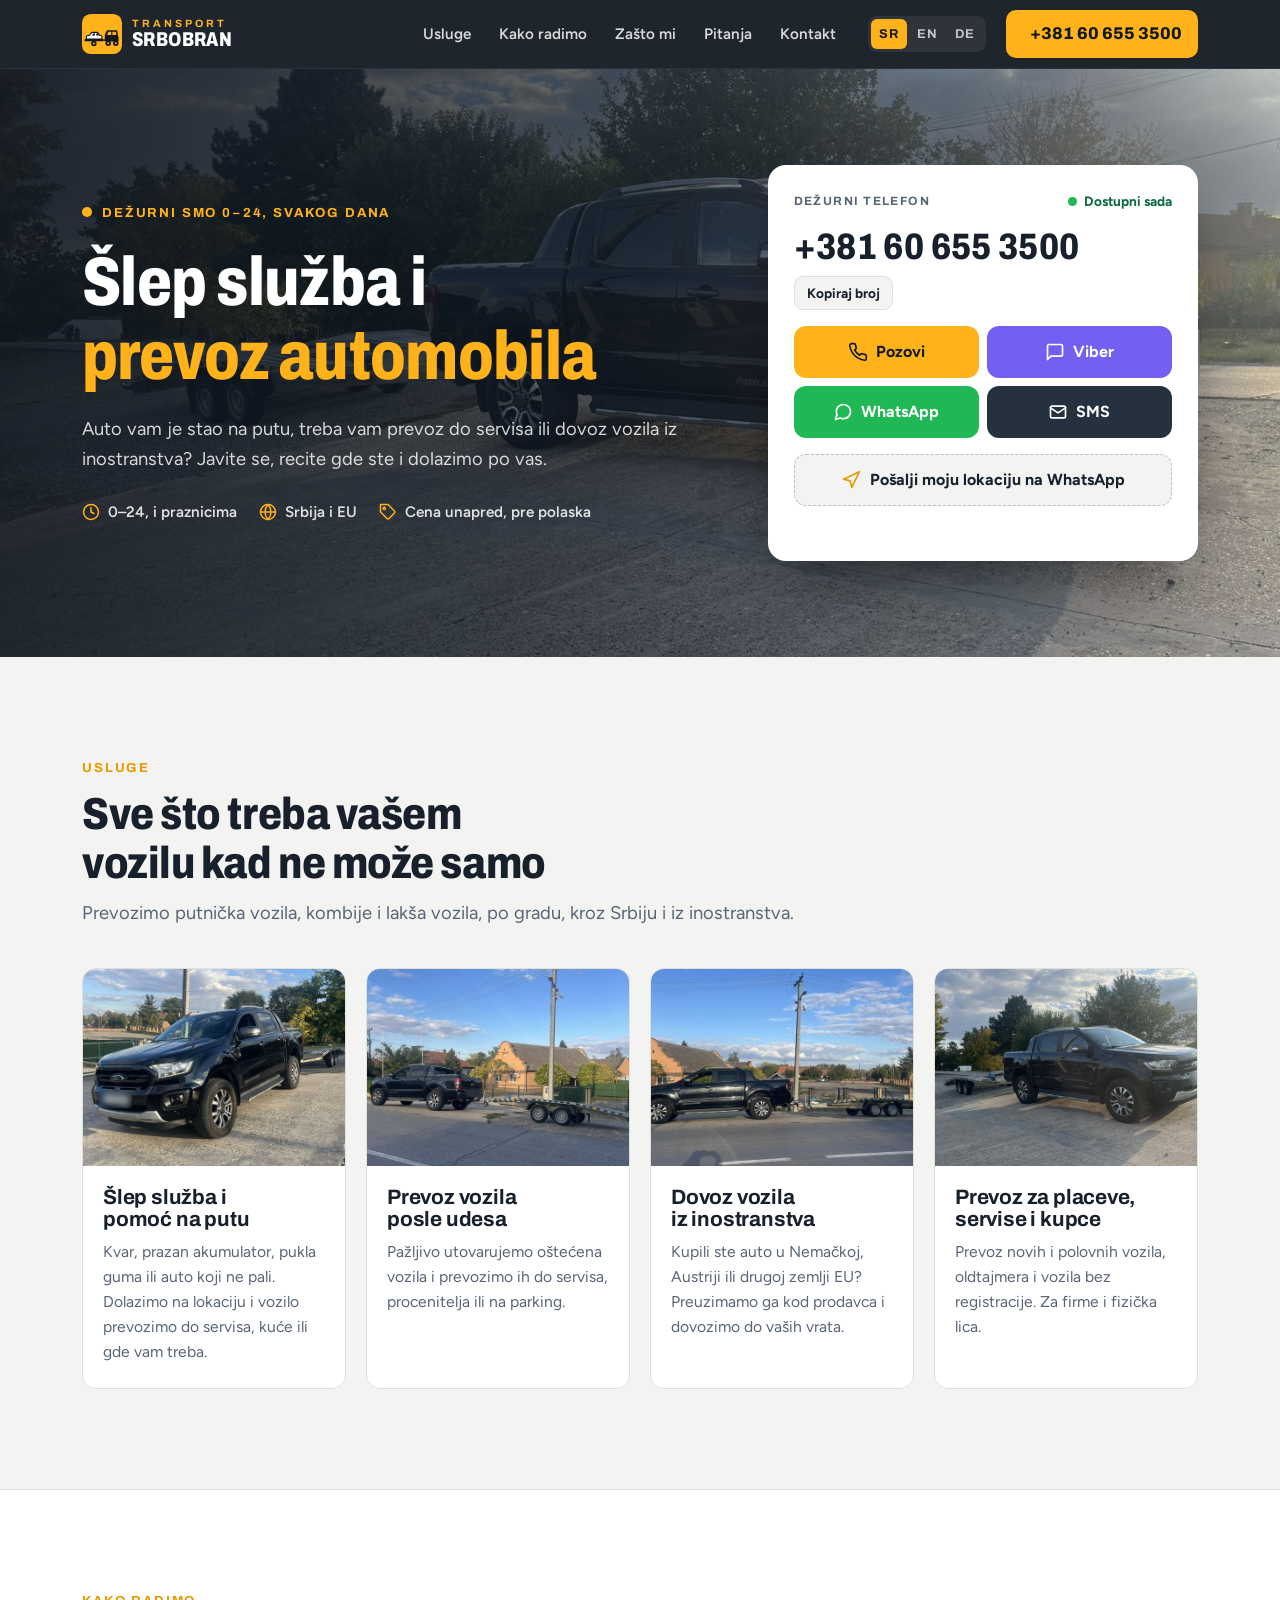
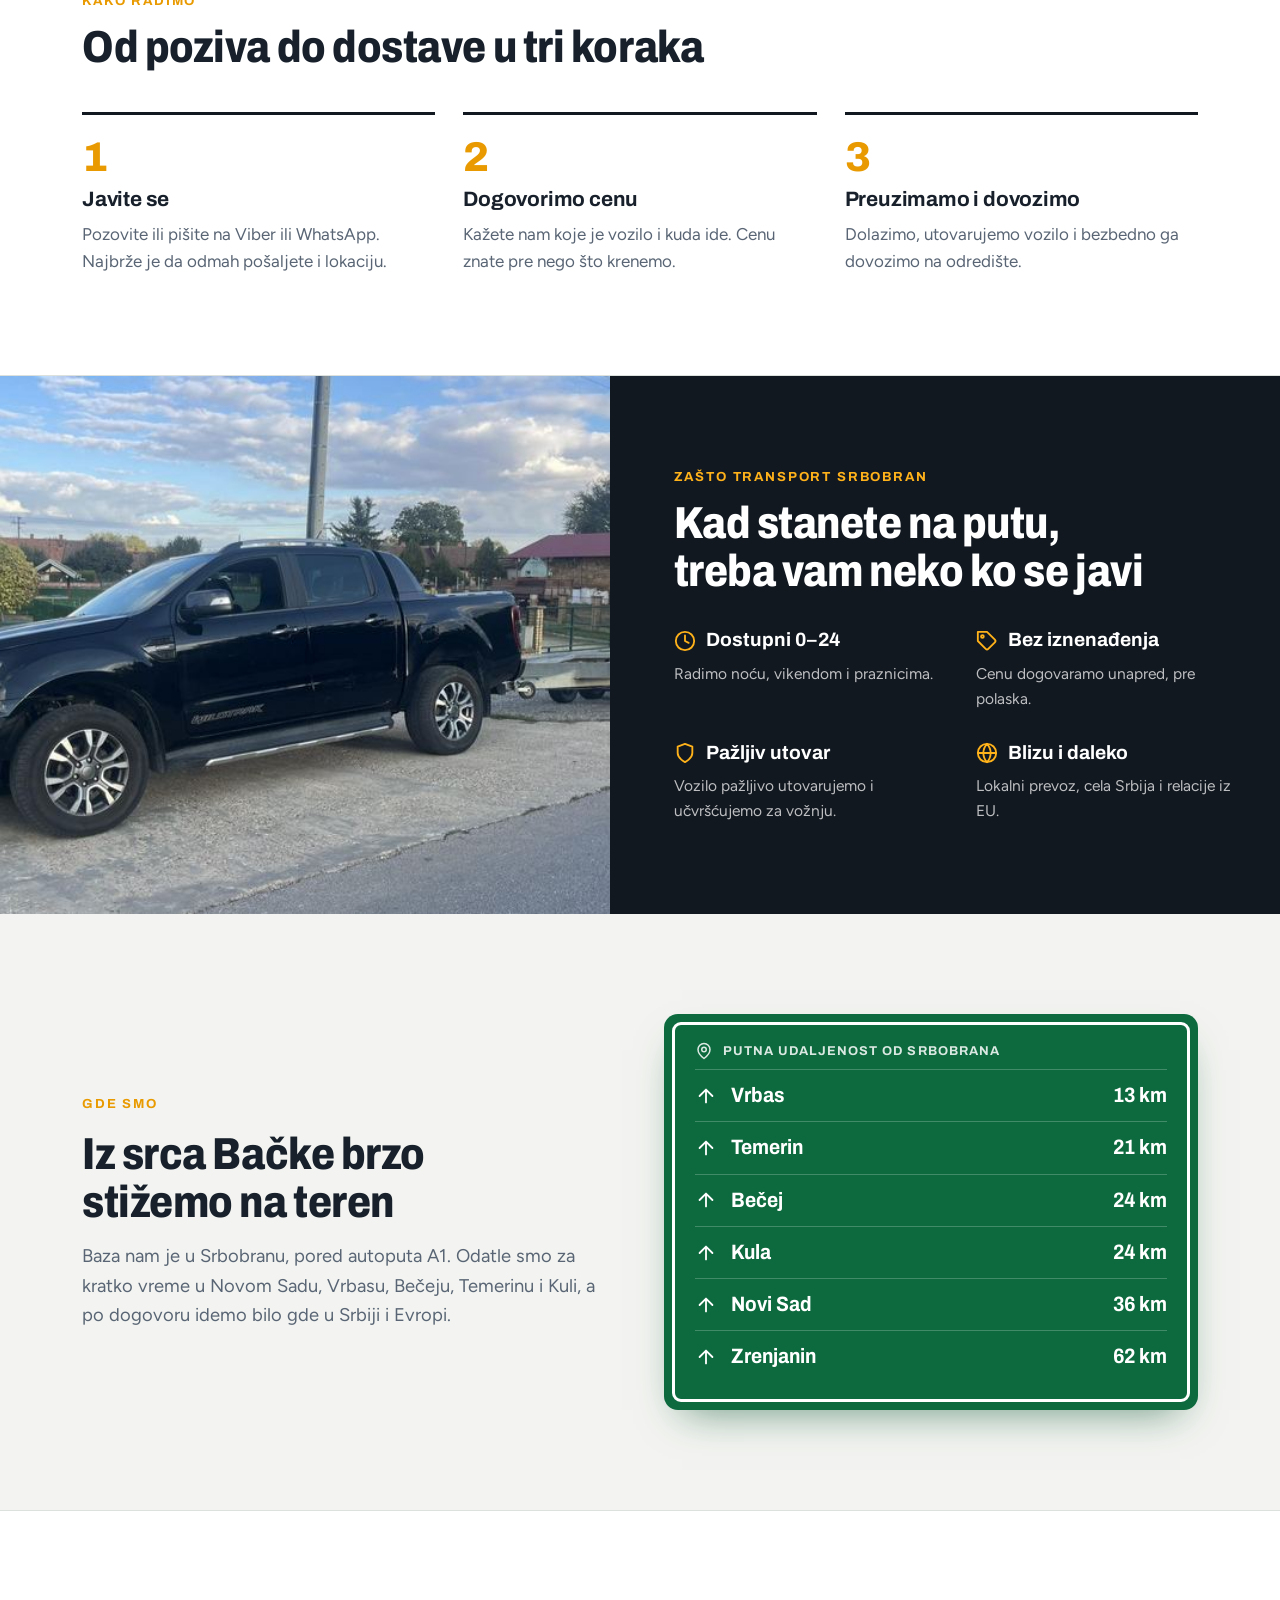
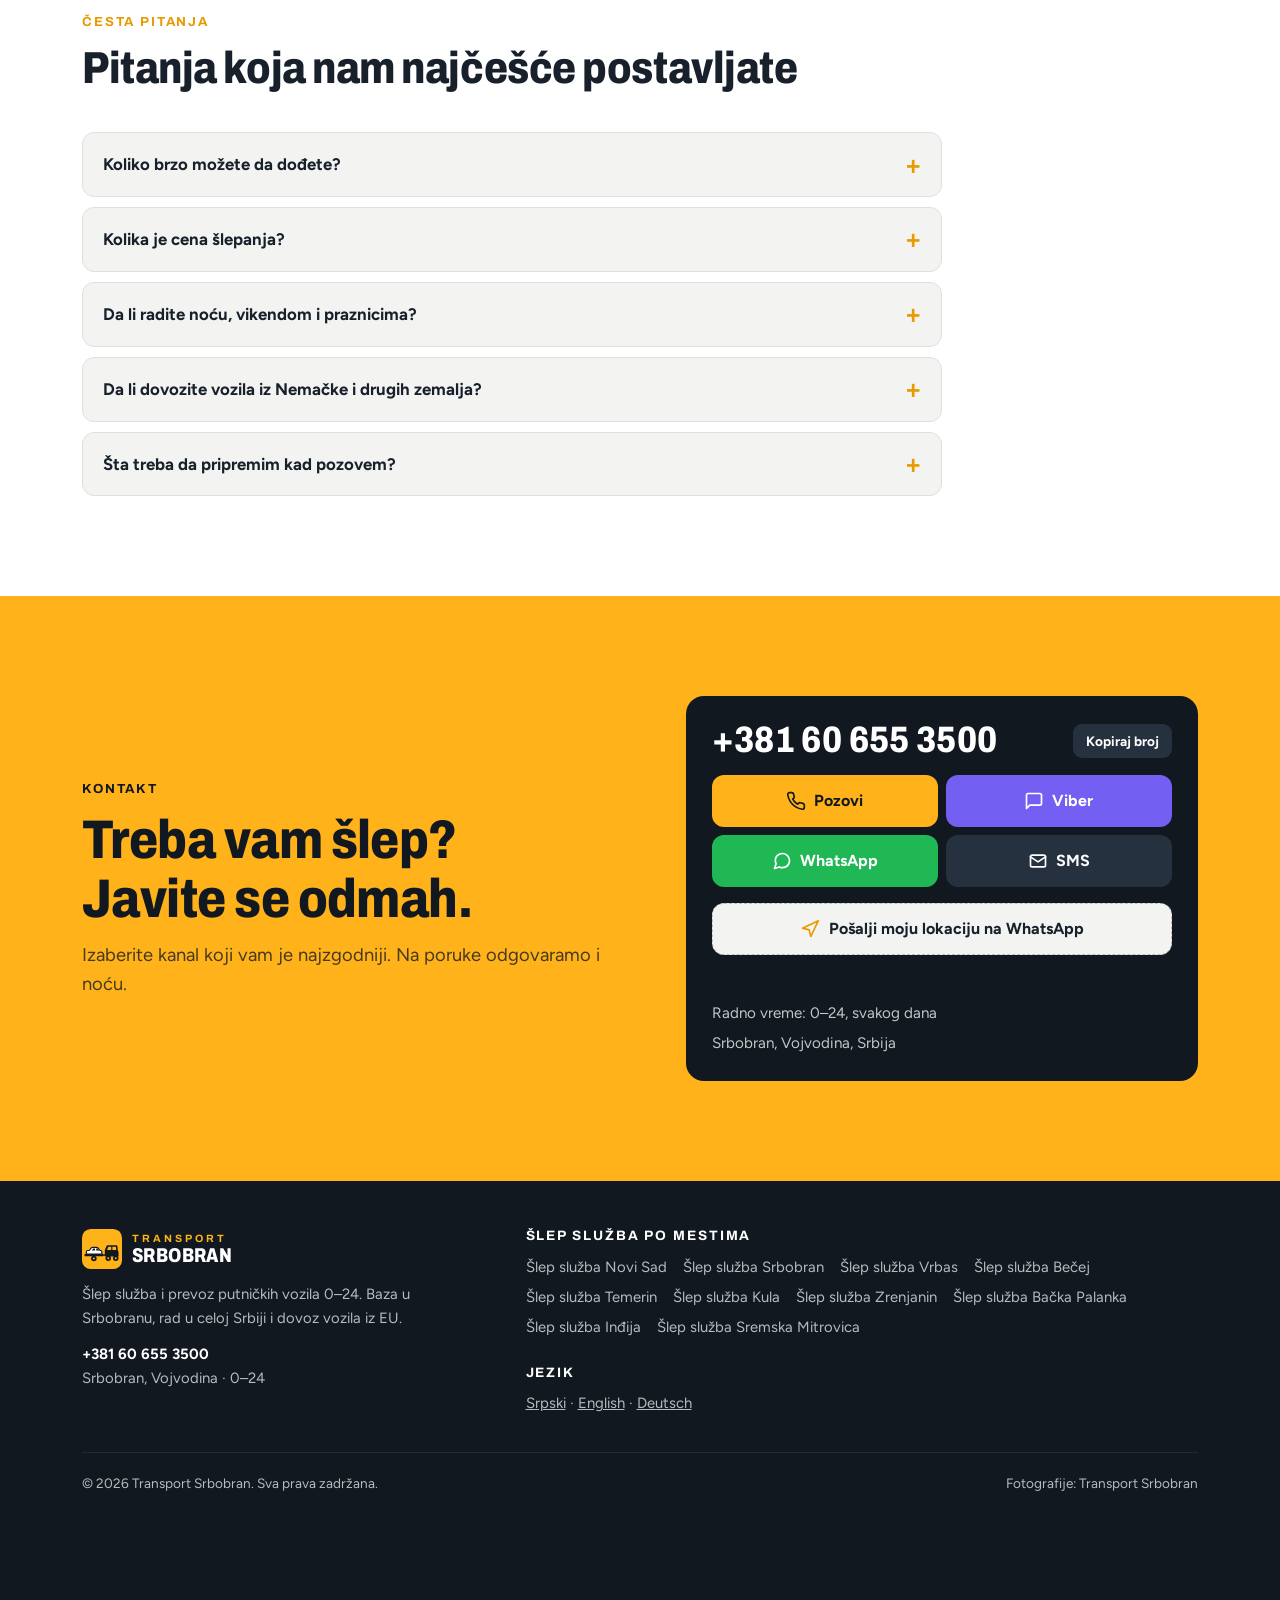
<file: index.html>
<!doctype html>
<html lang="sr-Latn-RS">
<head>
<meta charset="utf-8">
<meta name="viewport" content="width=device-width, initial-scale=1, viewport-fit=cover">
<title>Šlep služba 0–24 Novi Sad i Srbobran | Prevoz automobila – Transport Srbobran</title>
<meta name="description" content="Šlep služba i prevoz automobila 0–24. Pomoć na putu, prevoz vozila u kvaru i posle udesa, dovoz vozila iz Nemačke i EU. Novi Sad, Vrbas, Bečej, Temerin i cela Vojvodina. ☎ +381 60 655 3500">
<link rel="canonical" href="https://transportsrbobran.com/">
<link rel="alternate" hreflang="sr-RS" href="https://transportsrbobran.com/">
<link rel="alternate" hreflang="en" href="https://transportsrbobran.com/en/">
<link rel="alternate" hreflang="de" href="https://transportsrbobran.com/de/">
<link rel="alternate" hreflang="x-default" href="https://transportsrbobran.com/">
<meta name="robots" content="index, follow, max-image-preview:large">
<meta name="theme-color" content="#121820">
<meta name="geo.region" content="RS-VO">
<meta name="geo.placename" content="Srbobran, Novi Sad">
<meta name="geo.position" content="45.5477;19.7908">
<meta name="ICBM" content="45.5477, 19.7908">
<meta property="og:type" content="website">
<meta property="og:site_name" content="Transport Srbobran">
<meta property="og:locale" content="sr_RS">
<meta property="og:title" content="Šlep služba 0–24 Novi Sad i Srbobran | Prevoz automobila – Transport Srbobran">
<meta property="og:description" content="Šlep služba i prevoz automobila 0–24. Pomoć na putu, prevoz vozila u kvaru i posle udesa, dovoz vozila iz Nemačke i EU. Novi Sad, Vrbas, Bečej, Temerin i cela Vojvodina. ☎ +381 60 655 3500">
<meta property="og:url" content="https://transportsrbobran.com/">
<meta property="og:image" content="https://transportsrbobran.com/assets/img/hero-1600.jpg">
<meta name="twitter:card" content="summary_large_image">
<link rel="icon" href="assets/logo.svg" type="image/svg+xml">
<link rel="apple-touch-icon" href="assets/logo.svg">
<link rel="preconnect" href="https://fonts.googleapis.com">
<link rel="preconnect" href="https://fonts.gstatic.com" crossorigin>
<link rel="stylesheet" href="https://fonts.googleapis.com/css2?family=Archivo:wdth,wght@62..125,600..900&family=Figtree:wght@400;600;700;800&display=swap">
<link rel="stylesheet" href="assets/style.css">
<link rel="preload" as="image" href="assets/img/hero-1600.jpg" imagesrcset="assets/img/hero-800.jpg 800w, assets/img/hero-1600.jpg 1600w" imagesizes="100vw">
<script type="application/ld+json">{"@context": "https://schema.org", "@type": "AutomotiveBusiness", "@id": "https://transportsrbobran.com/#business", "name": "Transport Srbobran", "url": "https://transportsrbobran.com/", "telephone": "+381606553500", "image": "https://transportsrbobran.com/assets/img/hero-1600.jpg", "logo": "https://transportsrbobran.com/assets/logo.svg", "description": "Šlep služba i prevoz automobila 0–24. Pomoć na putu, prevoz vozila u kvaru i posle udesa, dovoz vozila iz Nemačke i EU. Novi Sad, Vrbas, Bečej, Temerin i cela Vojvodina. ☎ +381 60 655 3500", "address": {"@type": "PostalAddress", "addressLocality": "Srbobran", "postalCode": "21480", "addressRegion": "Vojvodina", "addressCountry": "RS"}, "geo": {"@type": "GeoCoordinates", "latitude": 45.5477, "longitude": 19.7908}, "openingHoursSpecification": [{"@type": "OpeningHoursSpecification", "dayOfWeek": ["Monday", "Tuesday", "Wednesday", "Thursday", "Friday", "Saturday", "Sunday"], "opens": "00:00", "closes": "23:59"}], "areaServed": [{"@type": "GeoCircle", "geoMidpoint": {"@type": "GeoCoordinates", "latitude": 45.2671, "longitude": 19.8335}, "geoRadius": "100000"}, {"@type": "City", "name": "Novi Sad"}, {"@type": "City", "name": "Srbobran"}, {"@type": "City", "name": "Vrbas"}, {"@type": "City", "name": "Bečej"}, {"@type": "City", "name": "Temerin"}, {"@type": "City", "name": "Kula"}, {"@type": "City", "name": "Zrenjanin"}, {"@type": "City", "name": "Bačka Palanka"}, {"@type": "City", "name": "Inđija"}, {"@type": "City", "name": "Sremska Mitrovica"}], "availableLanguage": ["sr", "en", "de"], "hasOfferCatalog": {"@type": "OfferCatalog", "name": "Usluge", "itemListElement": [{"@type": "Offer", "itemOffered": {"@type": "Service", "name": "Šlep služba i pomoć na putu"}}, {"@type": "Offer", "itemOffered": {"@type": "Service", "name": "Prevoz vozila posle udesa"}}, {"@type": "Offer", "itemOffered": {"@type": "Service", "name": "Dovoz vozila iz inostranstva"}}, {"@type": "Offer", "itemOffered": {"@type": "Service", "name": "Prevoz za placeve, servise i kupce"}}]}, "contactPoint": {"@type": "ContactPoint", "telephone": "+381606553500", "contactType": "customer service", "availableLanguage": ["sr", "en", "de"], "hoursAvailable": "Mo-Su 00:00-23:59"}}</script>
<script type="application/ld+json">{"@context": "https://schema.org", "@type": "FAQPage", "mainEntity": [{"@type": "Question", "name": "Koliko brzo možete da dođete?", "acceptedAnswer": {"@type": "Answer", "text": "Zavisi od toga gde se nalazite i koliko je saobraćaja. Pozovite nas i pošaljite lokaciju, pa ćete odmah dobiti procenu vremena dolaska."}}, {"@type": "Question", "name": "Kolika je cena šlepanja?", "acceptedAnswer": {"@type": "Answer", "text": "Cena zavisi od udaljenosti, vrste vozila i stanja u kom se nalazi. Cenu dobijate na upit i znate je pre nego što krenemo, bez naknadnih troškova."}}, {"@type": "Question", "name": "Da li radite noću, vikendom i praznicima?", "acceptedAnswer": {"@type": "Answer", "text": "Da. Šlep služba radi 0–24, svakog dana u godini."}}, {"@type": "Question", "name": "Da li dovozite vozila iz Nemačke i drugih zemalja?", "acceptedAnswer": {"@type": "Answer", "text": "Da. Preuzimamo vozilo kod prodavca u inostranstvu i dovozimo ga na adresu koju odredite. Javite se sa podacima o vozilu i lokaciji za ponudu."}}, {"@type": "Question", "name": "Šta treba da pripremim kad pozovem?", "acceptedAnswer": {"@type": "Answer", "text": "Tačnu lokaciju, marku i model vozila, da li se točkovi okreću i da li imate ključ. Ako je moguće, pošaljite i fotografiju vozila preko Vibera ili WhatsApp-a."}}]}</script>
</head>
<body>
<a class="skip" href="#main">Preskoči na sadržaj</a>
<header class="site-header">
 <div class="wrap nav">
  <a class="brand" href="" aria-label="Transport Srbobran">
   <img src="assets/logo.svg" alt="" width="40" height="40">
   <span class="brand-txt"><small>TRANSPORT</small><strong>SRBOBRAN</strong></span>
  </a>
  <ul class="menu" id="menu"><li><a href="#usluge">Usluge</a></li><li><a href="#kako">Kako radimo</a></li><li><a href="#zasto">Zašto mi</a></li><li><a href="#pitanja">Pitanja</a></li><li><a href="#kontakt">Kontakt</a></li></ul>
  <nav class="langs" aria-label="Jezik"><a href="" hreflang="sr-Latn-RS" aria-current="true">SR</a><a href="en/" hreflang="en" aria-current="false">EN</a><a href="de/" hreflang="de" aria-current="false">DE</a></nav>
  <a class="nav-call" href="tel:+381606553500"><svg viewBox="0 0 24 24" fill="none" stroke="currentColor" stroke-width="2" stroke-linecap="round" stroke-linejoin="round" aria-hidden="true"><path d="M22 16.9v3a2 2 0 0 1-2.2 2 19.8 19.8 0 0 1-8.6-3.1 19.5 19.5 0 0 1-6-6A19.8 19.8 0 0 1 2.1 4.2 2 2 0 0 1 4.1 2h3a2 2 0 0 1 2 1.7c.1.9.4 1.8.7 2.7a2 2 0 0 1-.5 2.1L8 9.8a16 16 0 0 0 6 6l1.3-1.3a2 2 0 0 1 2.1-.4c.9.3 1.8.6 2.7.7a2 2 0 0 1 1.7 2z"/></svg>+381 60 655 3500</a>
  <button class="burger" aria-expanded="false" aria-controls="menu" aria-label="Meni"><svg viewBox="0 0 24 24" fill="none" stroke="currentColor" stroke-width="2" stroke-linecap="round" stroke-linejoin="round" aria-hidden="true"><path d="M3 6h18M3 12h18M3 18h18"/></svg></button>
 </div>
</header>
<main id="main">
<section class="hero" style="padding:0">
 <div class="hero-bg"><img src="assets/img/hero-1600.jpg" srcset="assets/img/hero-800.jpg 800w, assets/img/hero-1600.jpg 1600w" sizes="100vw" alt="Ford Ranger sa prikolicom za prevoz automobila – Transport Srbobran" fetchpriority="high"></div>
 <div class="wrap hero-inner">
  <div class="hero-copy reveal">
   <span class="eyebrow"><i class="pulse"></i>Dežurni smo 0–24, svakog dana</span>
   <h1>Šlep služba i <span class="hl">prevoz automobila</span></h1>
   <p class="lead">Auto vam je stao na putu, treba vam prevoz do servisa ili dovoz vozila iz inostranstva? Javite se, recite gde ste i dolazimo po vas.</p>
   <ul class="facts"><li><svg viewBox="0 0 24 24" fill="none" stroke="currentColor" stroke-width="2" stroke-linecap="round" stroke-linejoin="round" aria-hidden="true"><circle cx="12" cy="12" r="10"/><path d="M12 6v6l4 2"/></svg>0–24, i praznicima</li><li><svg viewBox="0 0 24 24" fill="none" stroke="currentColor" stroke-width="2" stroke-linecap="round" stroke-linejoin="round" aria-hidden="true"><circle cx="12" cy="12" r="10"/><path d="M2 12h20M12 2a15 15 0 0 1 4 10 15 15 0 0 1-4 10 15 15 0 0 1-4-10 15 15 0 0 1 4-10z"/></svg>Srbija i EU</li><li><svg viewBox="0 0 24 24" fill="none" stroke="currentColor" stroke-width="2" stroke-linecap="round" stroke-linejoin="round" aria-hidden="true"><path d="M20.6 13.4 13.4 20.6a2 2 0 0 1-2.8 0L2 12V2h10l8.6 8.6a2 2 0 0 1 0 2.8z"/><circle cx="7" cy="7" r="1.5"/></svg>Cena unapred, pre polaska</li></ul>
  </div>
  <div class="dispatch reveal d2">
 <div class="dispatch-head"><span>Dežurni telefon</span><span class="status"><i></i>Dostupni sada</span></div>
 <div class="num-row"><a class="num" href="tel:+381606553500">+381 60 655 3500</a><button class="copy" type="button" data-copy="+381606553500" data-done="Kopirano ✓">Kopiraj broj</button></div>
 <div class="channels">
 <a class="btn btn-call" href="tel:+381606553500"><svg viewBox="0 0 24 24" fill="none" stroke="currentColor" stroke-width="2" stroke-linecap="round" stroke-linejoin="round" aria-hidden="true"><path d="M22 16.9v3a2 2 0 0 1-2.2 2 19.8 19.8 0 0 1-8.6-3.1 19.5 19.5 0 0 1-6-6A19.8 19.8 0 0 1 2.1 4.2 2 2 0 0 1 4.1 2h3a2 2 0 0 1 2 1.7c.1.9.4 1.8.7 2.7a2 2 0 0 1-.5 2.1L8 9.8a16 16 0 0 0 6 6l1.3-1.3a2 2 0 0 1 2.1-.4c.9.3 1.8.6 2.7.7a2 2 0 0 1 1.7 2z"/></svg>Pozovi</a>
 <a class="btn btn-viber" href="viber://chat?number=%2B381606553500"><svg viewBox="0 0 24 24" fill="none" stroke="currentColor" stroke-width="2" stroke-linecap="round" stroke-linejoin="round" aria-hidden="true"><path d="M21 15a2 2 0 0 1-2 2H7l-4 4V5a2 2 0 0 1 2-2h14a2 2 0 0 1 2 2z"/></svg>Viber</a>
 <a class="btn btn-wa" href="https://wa.me/381606553500" target="_blank" rel="noopener"><svg viewBox="0 0 24 24" fill="none" stroke="currentColor" stroke-width="2" stroke-linecap="round" stroke-linejoin="round" aria-hidden="true"><path d="M21 11.5a8.4 8.4 0 0 1-.9 3.8 8.5 8.5 0 0 1-7.6 4.7 8.4 8.4 0 0 1-3.8-.9L3 21l1.9-5.7a8.4 8.4 0 0 1-.9-3.8 8.5 8.5 0 0 1 4.7-7.6 8.4 8.4 0 0 1 3.8-.9h.5a8.5 8.5 0 0 1 8 8v.5z"/></svg>WhatsApp</a>
 <a class="btn btn-sms" href="sms:+381606553500"><svg viewBox="0 0 24 24" fill="none" stroke="currentColor" stroke-width="2" stroke-linecap="round" stroke-linejoin="round" aria-hidden="true"><rect x="3" y="5" width="18" height="14" rx="2"/><path d="m3 7 9 6 9-6"/></svg>SMS</a>
</div>
 <button class="loc-btn" type="button" data-locate data-note="loc-note-hero" data-msg="Zdravo, treba mi šlep. Moja lokacija:" data-wait="Tražim lokaciju…" data-err="Lokacija nije dostupna. Pozovite nas ili pošaljite lokaciju ručno iz Google mapa."><svg viewBox="0 0 24 24" fill="none" stroke="currentColor" stroke-width="2" stroke-linecap="round" stroke-linejoin="round" aria-hidden="true"><path d="M3 11l19-9-9 19-2-8-8-2z"/></svg>Pošalji moju lokaciju na WhatsApp</button>
 <p class="loc-note" id="loc-note-hero" aria-live="polite"></p>
</div>
 </div>
</section>
<section id="usluge">
 <div class="wrap">
  <div class="sec-head"><span class="eyebrow">Usluge</span><h2>Sve što treba vašem vozilu kad ne može samo</h2><p class="lead">Prevozimo putnička vozila, kombije i lakša vozila, po gradu, kroz Srbiju i iz inostranstva.</p></div>
  <div class="services"><article class="svc">
 <figure><img src="assets/img/front-800.jpg" srcset="assets/img/front-800.jpg 800w, assets/img/front-1600.jpg 1600w" sizes="(max-width:560px) 100vw, (max-width:1050px) 50vw, 25vw" alt="Šlep služba i pomoć na putu" loading="lazy" width="800" height="450"></figure>
 <div class="svc-body"><h3>Šlep služba i pomoć na putu</h3><p>Kvar, prazan akumulator, pukla guma ili auto koji ne pali. Dolazimo na lokaciju i vozilo prevozimo do servisa, kuće ili gde vam treba.</p></div>
</article><article class="svc">
 <figure><img src="assets/img/rear-800.jpg" srcset="assets/img/rear-800.jpg 800w, assets/img/rear-1600.jpg 1600w" sizes="(max-width:560px) 100vw, (max-width:1050px) 50vw, 25vw" alt="Prevoz vozila posle udesa" loading="lazy" width="800" height="450"></figure>
 <div class="svc-body"><h3>Prevoz vozila posle udesa</h3><p>Pažljivo utovarujemo oštećena vozila i prevozimo ih do servisa, procenitelja ili na parking.</p></div>
</article><article class="svc">
 <figure><img src="assets/img/side-800.jpg" srcset="assets/img/side-800.jpg 800w, assets/img/side-1600.jpg 1600w" sizes="(max-width:560px) 100vw, (max-width:1050px) 50vw, 25vw" alt="Dovoz vozila iz inostranstva" loading="lazy" width="800" height="450"></figure>
 <div class="svc-body"><h3>Dovoz vozila iz inostranstva</h3><p>Kupili ste auto u Nemačkoj, Austriji ili drugoj zemlji EU? Preuzimamo ga kod prodavca i dovozimo do vaših vrata.</p></div>
</article><article class="svc">
 <figure><img src="assets/img/front2-800.jpg" srcset="assets/img/front2-800.jpg 800w, assets/img/front2-1600.jpg 1600w" sizes="(max-width:560px) 100vw, (max-width:1050px) 50vw, 25vw" alt="Prevoz za placeve, servise i kupce" loading="lazy" width="800" height="450"></figure>
 <div class="svc-body"><h3>Prevoz za placeve, servise i kupce</h3><p>Prevoz novih i polovnih vozila, oldtajmera i vozila bez registracije. Za firme i fizička lica.</p></div>
</article></div>
 </div>
</section>
<section id="kako" class="steps-sec">
 <div class="wrap">
  <div class="sec-head"><span class="eyebrow">Kako radimo</span><h2>Od poziva do dostave u tri koraka</h2></div>
  <ol class="steps"><li><h3>Javite se</h3><p>Pozovite ili pišite na Viber ili WhatsApp. Najbrže je da odmah pošaljete i lokaciju.</p></li><li><h3>Dogovorimo cenu</h3><p>Kažete nam koje je vozilo i kuda ide. Cenu znate pre nego što krenemo.</p></li><li><h3>Preuzimamo i dovozimo</h3><p>Dolazimo, utovarujemo vozilo i bezbedno ga dovozimo na odredište.</p></li></ol>
 </div>
</section>
<section id="zasto" class="why">
 <div class="why-grid">
  <div class="why-img"><img src="assets/img/side2-1600.jpg" srcset="assets/img/side2-800.jpg 800w, assets/img/side2-1600.jpg 1600w" sizes="(max-width:900px) 100vw, 50vw" alt="" loading="lazy"></div>
  <div class="why-copy">
   <div class="sec-head" style="margin:0"><span class="eyebrow">Zašto Transport Srbobran</span><h2>Kad stanete na putu, treba vam neko ko se javi</h2></div>
   <ul class="why-list"><li><strong><svg viewBox="0 0 24 24" fill="none" stroke="currentColor" stroke-width="2" stroke-linecap="round" stroke-linejoin="round" aria-hidden="true"><circle cx="12" cy="12" r="10"/><path d="M12 6v6l4 2"/></svg>Dostupni 0–24</strong><p>Radimo noću, vikendom i praznicima.</p></li><li><strong><svg viewBox="0 0 24 24" fill="none" stroke="currentColor" stroke-width="2" stroke-linecap="round" stroke-linejoin="round" aria-hidden="true"><path d="M20.6 13.4 13.4 20.6a2 2 0 0 1-2.8 0L2 12V2h10l8.6 8.6a2 2 0 0 1 0 2.8z"/><circle cx="7" cy="7" r="1.5"/></svg>Bez iznenađenja</strong><p>Cenu dogovaramo unapred, pre polaska.</p></li><li><strong><svg viewBox="0 0 24 24" fill="none" stroke="currentColor" stroke-width="2" stroke-linecap="round" stroke-linejoin="round" aria-hidden="true"><path d="M12 22s8-4 8-10V5l-8-3-8 3v7c0 6 8 10 8 10z"/></svg>Pažljiv utovar</strong><p>Vozilo pažljivo utovarujemo i učvršćujemo za vožnju.</p></li><li><strong><svg viewBox="0 0 24 24" fill="none" stroke="currentColor" stroke-width="2" stroke-linecap="round" stroke-linejoin="round" aria-hidden="true"><circle cx="12" cy="12" r="10"/><path d="M2 12h20M12 2a15 15 0 0 1 4 10 15 15 0 0 1-4 10 15 15 0 0 1-4-10 15 15 0 0 1 4-10z"/></svg>Blizu i daleko</strong><p>Lokalni prevoz, cela Srbija i relacije iz EU.</p></li></ul>
  </div>
 </div>
</section>
<section>
 <div class="wrap reach">
  <div class="reach-copy"><span class="eyebrow">Gde smo</span><h2>Iz srca Bačke brzo stižemo na teren</h2><p class="lead">Baza nam je u Srbobranu, pored autoputa A1. Odatle smo za kratko vreme u Novom Sadu, Vrbasu, Bečeju, Temerinu i Kuli, a po dogovoru idemo bilo gde u Srbiji i Evropi.</p></div>
  <div class="sign" role="img" aria-label="Putna udaljenost od Srbobrana"><div class="sign-in"><div class="sign-top"><svg class="arr" viewBox="0 0 24 24" fill="none" stroke="currentColor" stroke-width="2" stroke-linecap="round" stroke-linejoin="round" aria-hidden="true"><path d="M20 10c0 6-8 12-8 12s-8-6-8-12a8 8 0 0 1 16 0z"/><circle cx="12" cy="10" r="3"/></svg>Putna udaljenost od Srbobrana</div><div class="sign-row"><svg class="arr" viewBox="0 0 24 24" fill="none" stroke="currentColor" stroke-width="2" stroke-linecap="round" stroke-linejoin="round" aria-hidden="true"><path d="M12 19V5M5 12l7-7 7 7"/></svg><span>Vrbas</span><span class="km">13 km</span></div><div class="sign-row"><svg class="arr" viewBox="0 0 24 24" fill="none" stroke="currentColor" stroke-width="2" stroke-linecap="round" stroke-linejoin="round" aria-hidden="true"><path d="M12 19V5M5 12l7-7 7 7"/></svg><span>Temerin</span><span class="km">21 km</span></div><div class="sign-row"><svg class="arr" viewBox="0 0 24 24" fill="none" stroke="currentColor" stroke-width="2" stroke-linecap="round" stroke-linejoin="round" aria-hidden="true"><path d="M12 19V5M5 12l7-7 7 7"/></svg><span>Bečej</span><span class="km">24 km</span></div><div class="sign-row"><svg class="arr" viewBox="0 0 24 24" fill="none" stroke="currentColor" stroke-width="2" stroke-linecap="round" stroke-linejoin="round" aria-hidden="true"><path d="M12 19V5M5 12l7-7 7 7"/></svg><span>Kula</span><span class="km">24 km</span></div><div class="sign-row"><svg class="arr" viewBox="0 0 24 24" fill="none" stroke="currentColor" stroke-width="2" stroke-linecap="round" stroke-linejoin="round" aria-hidden="true"><path d="M12 19V5M5 12l7-7 7 7"/></svg><span>Novi Sad</span><span class="km">36 km</span></div><div class="sign-row"><svg class="arr" viewBox="0 0 24 24" fill="none" stroke="currentColor" stroke-width="2" stroke-linecap="round" stroke-linejoin="round" aria-hidden="true"><path d="M12 19V5M5 12l7-7 7 7"/></svg><span>Zrenjanin</span><span class="km">62 km</span></div></div></div>
 </div>
</section>
<section id="pitanja" class="faq-sec">
 <div class="wrap">
  <div class="sec-head"><span class="eyebrow">Česta pitanja</span><h2>Pitanja koja nam najčešće postavljate</h2></div>
  <div class="faq"><details><summary>Koliko brzo možete da dođete?</summary><p>Zavisi od toga gde se nalazite i koliko je saobraćaja. Pozovite nas i pošaljite lokaciju, pa ćete odmah dobiti procenu vremena dolaska.</p></details><details><summary>Kolika je cena šlepanja?</summary><p>Cena zavisi od udaljenosti, vrste vozila i stanja u kom se nalazi. Cenu dobijate na upit i znate je pre nego što krenemo, bez naknadnih troškova.</p></details><details><summary>Da li radite noću, vikendom i praznicima?</summary><p>Da. Šlep služba radi 0–24, svakog dana u godini.</p></details><details><summary>Da li dovozite vozila iz Nemačke i drugih zemalja?</summary><p>Da. Preuzimamo vozilo kod prodavca u inostranstvu i dovozimo ga na adresu koju odredite. Javite se sa podacima o vozilu i lokaciji za ponudu.</p></details><details><summary>Šta treba da pripremim kad pozovem?</summary><p>Tačnu lokaciju, marku i model vozila, da li se točkovi okreću i da li imate ključ. Ako je moguće, pošaljite i fotografiju vozila preko Vibera ili WhatsApp-a.</p></details></div>
 </div>
</section>
<!--
  RECENZIJE: kada dobijete prave recenzije (npr. sa Google Business profila),
  dodajte ovde sekciju sa njima. Ne objavljujte izmišljene recenzije.
-->
<section id="kontakt" class="contact">
 <div class="wrap contact-grid">
  <div class="sec-head" style="margin:0"><span class="eyebrow" style="color:var(--asphalt)">Kontakt</span><h2>Treba vam šlep? Javite se odmah.</h2><p class="lead">Izaberite kanal koji vam je najzgodniji. Na poruke odgovaramo i noću.</p></div>
  <div class="contact-card">
   <div class="num-row"><a class="num" href="tel:+381606553500">+381 60 655 3500</a><button class="copy" type="button" data-copy="+381606553500" data-done="Kopirano ✓">Kopiraj broj</button></div>
   <div class="channels">
 <a class="btn btn-call" href="tel:+381606553500"><svg viewBox="0 0 24 24" fill="none" stroke="currentColor" stroke-width="2" stroke-linecap="round" stroke-linejoin="round" aria-hidden="true"><path d="M22 16.9v3a2 2 0 0 1-2.2 2 19.8 19.8 0 0 1-8.6-3.1 19.5 19.5 0 0 1-6-6A19.8 19.8 0 0 1 2.1 4.2 2 2 0 0 1 4.1 2h3a2 2 0 0 1 2 1.7c.1.9.4 1.8.7 2.7a2 2 0 0 1-.5 2.1L8 9.8a16 16 0 0 0 6 6l1.3-1.3a2 2 0 0 1 2.1-.4c.9.3 1.8.6 2.7.7a2 2 0 0 1 1.7 2z"/></svg>Pozovi</a>
 <a class="btn btn-viber" href="viber://chat?number=%2B381606553500"><svg viewBox="0 0 24 24" fill="none" stroke="currentColor" stroke-width="2" stroke-linecap="round" stroke-linejoin="round" aria-hidden="true"><path d="M21 15a2 2 0 0 1-2 2H7l-4 4V5a2 2 0 0 1 2-2h14a2 2 0 0 1 2 2z"/></svg>Viber</a>
 <a class="btn btn-wa" href="https://wa.me/381606553500" target="_blank" rel="noopener"><svg viewBox="0 0 24 24" fill="none" stroke="currentColor" stroke-width="2" stroke-linecap="round" stroke-linejoin="round" aria-hidden="true"><path d="M21 11.5a8.4 8.4 0 0 1-.9 3.8 8.5 8.5 0 0 1-7.6 4.7 8.4 8.4 0 0 1-3.8-.9L3 21l1.9-5.7a8.4 8.4 0 0 1-.9-3.8 8.5 8.5 0 0 1 4.7-7.6 8.4 8.4 0 0 1 3.8-.9h.5a8.5 8.5 0 0 1 8 8v.5z"/></svg>WhatsApp</a>
 <a class="btn btn-sms" href="sms:+381606553500"><svg viewBox="0 0 24 24" fill="none" stroke="currentColor" stroke-width="2" stroke-linecap="round" stroke-linejoin="round" aria-hidden="true"><rect x="3" y="5" width="18" height="14" rx="2"/><path d="m3 7 9 6 9-6"/></svg>SMS</a>
</div>
   <button class="loc-btn" type="button" data-locate data-note="loc-note-ct" data-msg="Zdravo, treba mi šlep. Moja lokacija:" data-wait="Tražim lokaciju…" data-err="Lokacija nije dostupna. Pozovite nas ili pošaljite lokaciju ručno iz Google mapa."><svg viewBox="0 0 24 24" fill="none" stroke="currentColor" stroke-width="2" stroke-linecap="round" stroke-linejoin="round" aria-hidden="true"><path d="M3 11l19-9-9 19-2-8-8-2z"/></svg>Pošalji moju lokaciju na WhatsApp</button>
   <p class="loc-note" id="loc-note-ct" aria-live="polite" style="color:rgba(255,255,255,.7)"></p>
   <ul class="meta-list"><li>Radno vreme: 0–24, svakog dana</li><li>Srbobran, Vojvodina, Srbija</li></ul>
  </div>
 </div>
</section>
</main>
<footer class="site-footer">
 <div class="wrap">
  <div class="foot-grid">
   <div>
    <a class="brand" href="" aria-label="Transport Srbobran"><img src="assets/logo.svg" alt="" width="40" height="40"><span class="brand-txt"><small>TRANSPORT</small><strong style="color:#fff">SRBOBRAN</strong></span></a>
    <p style="margin-top:14px;max-width:44ch">Šlep služba i prevoz putničkih vozila 0–24. Baza u Srbobranu, rad u celoj Srbiji i dovoz vozila iz EU.</p>
    <p style="margin-top:12px"><a href="tel:+381606553500" style="color:#fff;font-weight:700;text-decoration:none">+381 60 655 3500</a><br>Srbobran, Vojvodina · 0–24</p>
   </div>
   <div>
    <h3>Šlep služba po mestima</h3>
    <ul class="places"><li><a href="slep-sluzba-novi-sad/">Šlep služba Novi Sad</a></li><li><a href="slep-sluzba-srbobran/">Šlep služba Srbobran</a></li><li><a href="slep-sluzba-vrbas/">Šlep služba Vrbas</a></li><li><a href="slep-sluzba-becej/">Šlep služba Bečej</a></li><li><a href="slep-sluzba-temerin/">Šlep služba Temerin</a></li><li><a href="slep-sluzba-kula/">Šlep služba Kula</a></li><li><a href="slep-sluzba-zrenjanin/">Šlep služba Zrenjanin</a></li><li><a href="slep-sluzba-backa-palanka/">Šlep služba Bačka Palanka</a></li><li><a href="slep-sluzba-indjija/">Šlep služba Inđija</a></li><li><a href="slep-sluzba-sremska-mitrovica/">Šlep služba Sremska Mitrovica</a></li></ul>
    <h3 style="margin-top:26px">Jezik</h3>
    <p><a href="" hreflang="sr-Latn-RS">Srpski</a> · <a href="en/" hreflang="en">English</a> · <a href="de/" hreflang="de">Deutsch</a></p>
   </div>
  </div>
  <div class="foot-bottom"><span>© <span id="year">2026</span> Transport Srbobran. Sva prava zadržana.</span><span>Fotografije: Transport Srbobran</span></div>
 </div>
</footer>
<div class="callbar">
 <a class="btn btn-call" href="tel:+381606553500"><svg viewBox="0 0 24 24" fill="none" stroke="currentColor" stroke-width="2" stroke-linecap="round" stroke-linejoin="round" aria-hidden="true"><path d="M22 16.9v3a2 2 0 0 1-2.2 2 19.8 19.8 0 0 1-8.6-3.1 19.5 19.5 0 0 1-6-6A19.8 19.8 0 0 1 2.1 4.2 2 2 0 0 1 4.1 2h3a2 2 0 0 1 2 1.7c.1.9.4 1.8.7 2.7a2 2 0 0 1-.5 2.1L8 9.8a16 16 0 0 0 6 6l1.3-1.3a2 2 0 0 1 2.1-.4c.9.3 1.8.6 2.7.7a2 2 0 0 1 1.7 2z"/></svg>Pozovi</a>
 <a class="btn btn-viber" href="viber://chat?number=%2B381606553500"><svg viewBox="0 0 24 24" fill="none" stroke="currentColor" stroke-width="2" stroke-linecap="round" stroke-linejoin="round" aria-hidden="true"><path d="M21 15a2 2 0 0 1-2 2H7l-4 4V5a2 2 0 0 1 2-2h14a2 2 0 0 1 2 2z"/></svg>Viber</a>
 <a class="btn btn-wa" href="https://wa.me/381606553500" target="_blank" rel="noopener"><svg viewBox="0 0 24 24" fill="none" stroke="currentColor" stroke-width="2" stroke-linecap="round" stroke-linejoin="round" aria-hidden="true"><path d="M21 11.5a8.4 8.4 0 0 1-.9 3.8 8.5 8.5 0 0 1-7.6 4.7 8.4 8.4 0 0 1-3.8-.9L3 21l1.9-5.7a8.4 8.4 0 0 1-.9-3.8 8.5 8.5 0 0 1 4.7-7.6 8.4 8.4 0 0 1 3.8-.9h.5a8.5 8.5 0 0 1 8 8v.5z"/></svg>WhatsApp</a>
</div>
<script src="assets/main.js" defer></script>
</body>
</html>
</file>
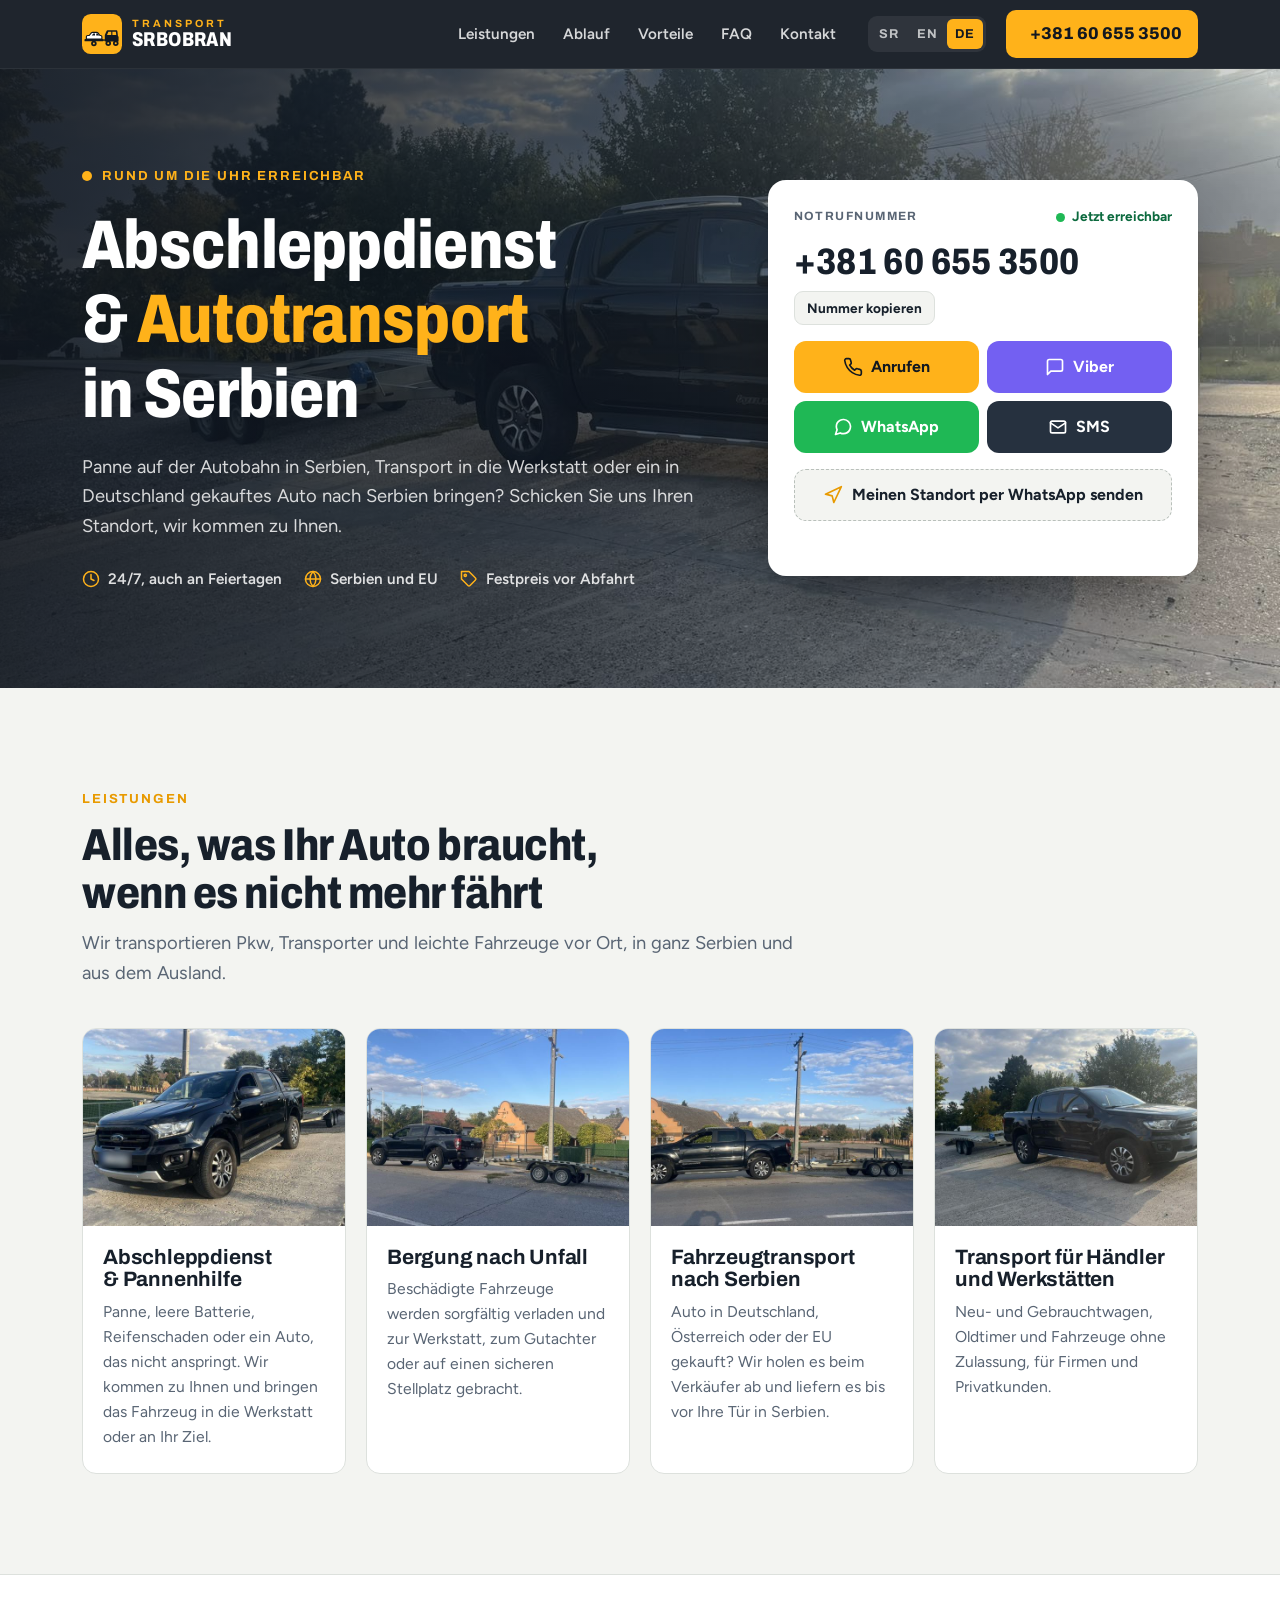
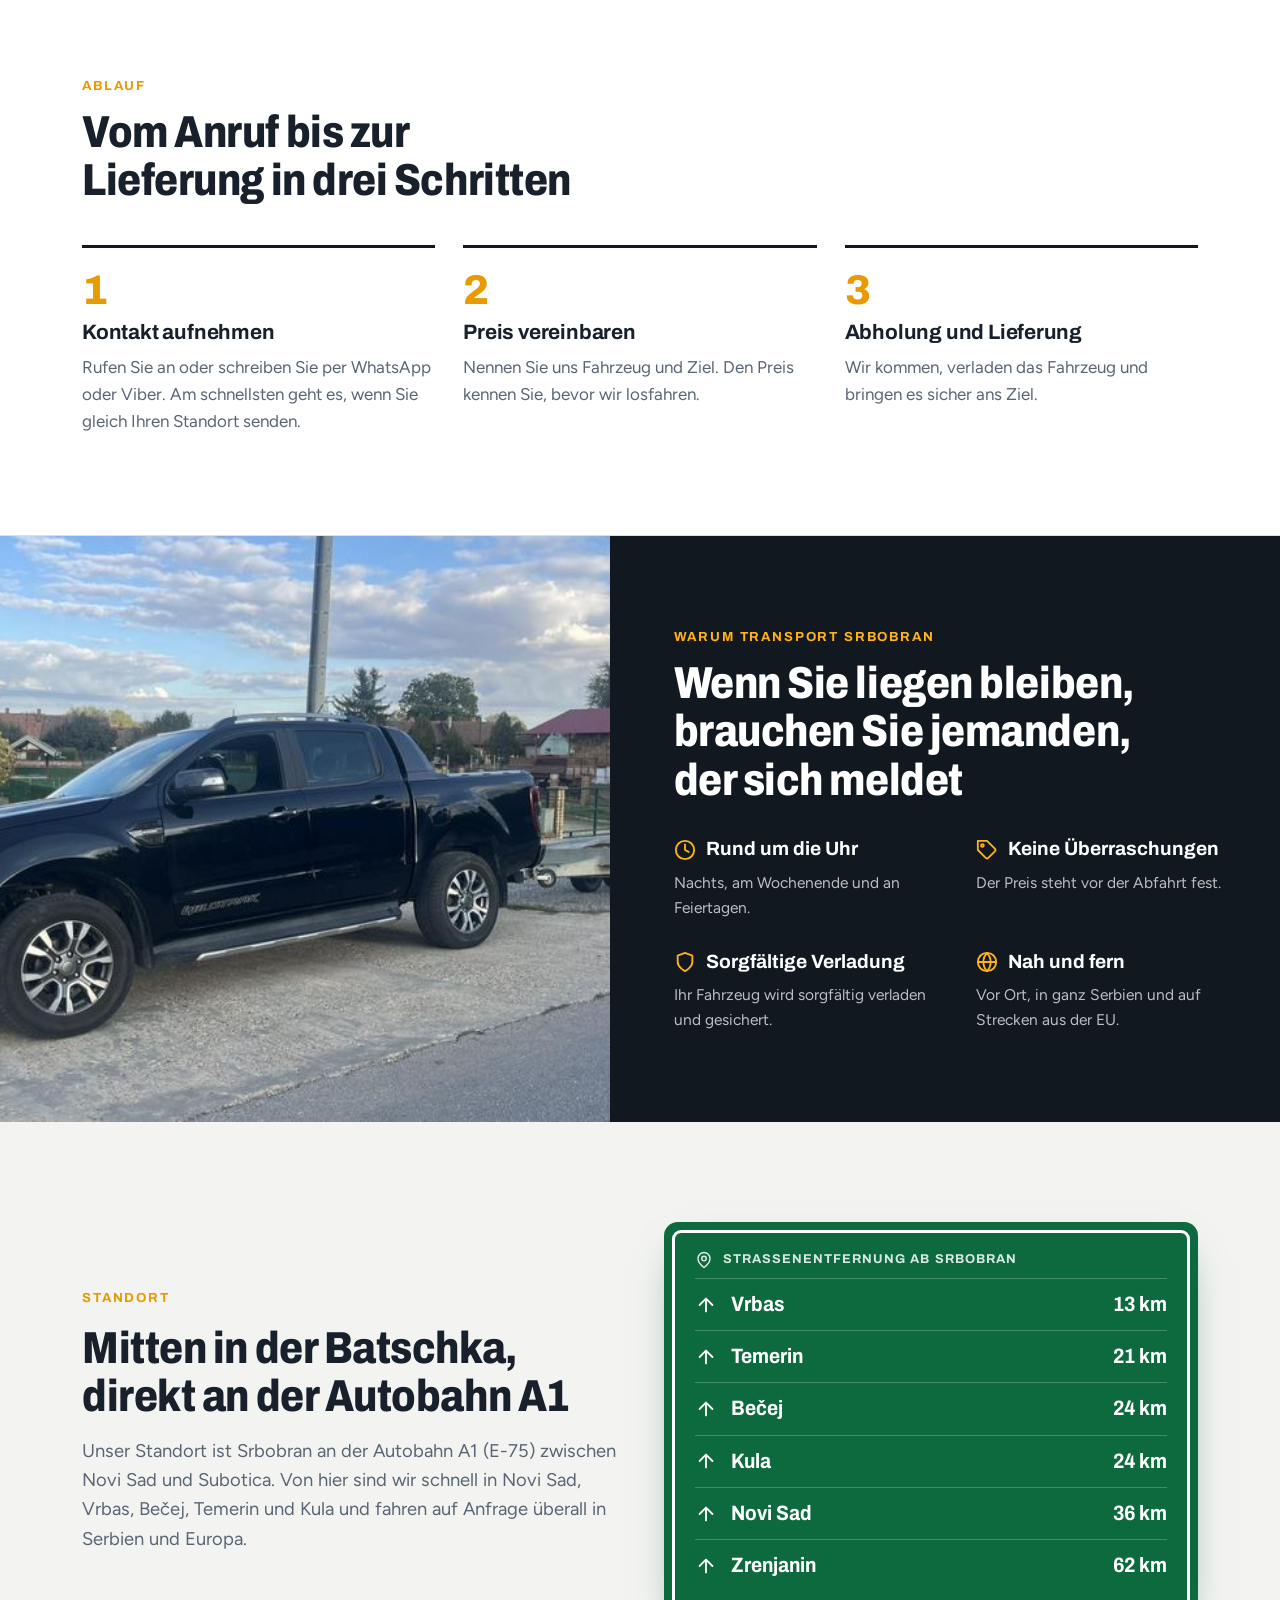
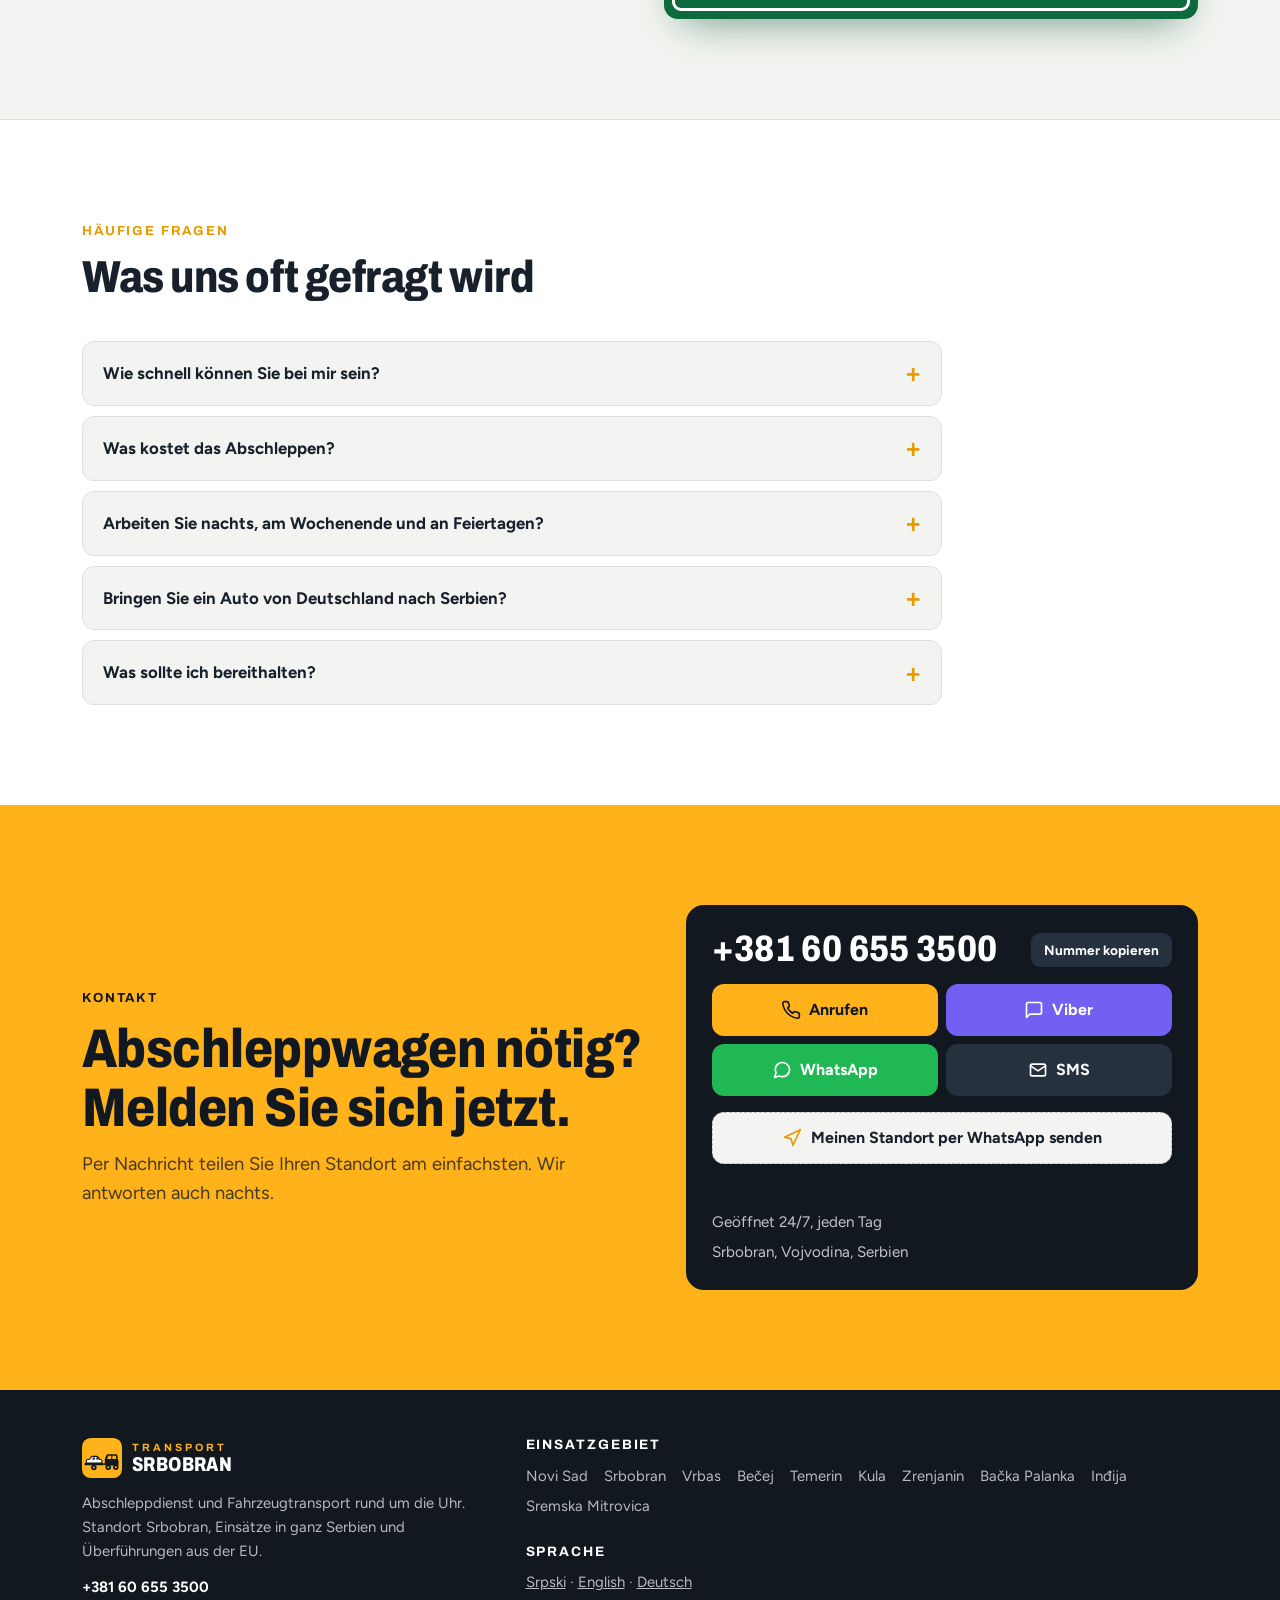
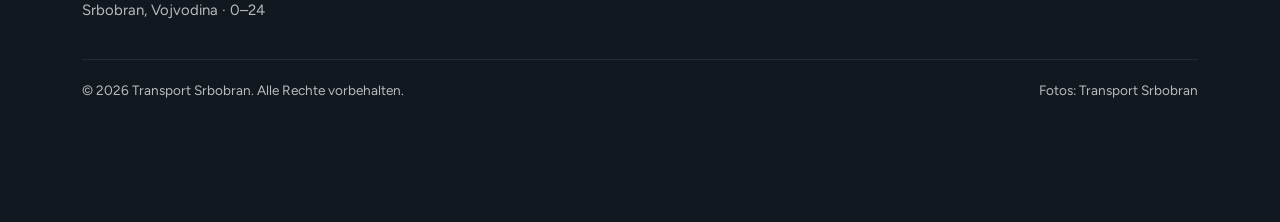
<file: de/index.html>
<!doctype html>
<html lang="de">
<head>
<meta charset="utf-8">
<meta name="viewport" content="width=device-width, initial-scale=1, viewport-fit=cover">
<title>Abschleppdienst Serbien 24/7 &amp; Autotransport Deutschland–Serbien | Transport Srbobran</title>
<meta name="description" content="Abschleppdienst und Pannenhilfe rund um die Uhr in Novi Sad und der Vojvodina, Serbien. Bergung nach Unfall, Fahrzeugtransport aus Deutschland, Österreich und der EU nach Serbien. +381 60 655 3500">
<link rel="canonical" href="https://transportsrbobran.com/de/">
<link rel="alternate" hreflang="sr-RS" href="https://transportsrbobran.com/">
<link rel="alternate" hreflang="en" href="https://transportsrbobran.com/en/">
<link rel="alternate" hreflang="de" href="https://transportsrbobran.com/de/">
<link rel="alternate" hreflang="x-default" href="https://transportsrbobran.com/">
<meta name="robots" content="index, follow, max-image-preview:large">
<meta name="theme-color" content="#121820">
<meta name="geo.region" content="RS-VO">
<meta name="geo.placename" content="Srbobran, Novi Sad">
<meta name="geo.position" content="45.5477;19.7908">
<meta name="ICBM" content="45.5477, 19.7908">
<meta property="og:type" content="website">
<meta property="og:site_name" content="Transport Srbobran">
<meta property="og:locale" content="de_DE">
<meta property="og:title" content="Abschleppdienst Serbien 24/7 &amp; Autotransport Deutschland–Serbien | Transport Srbobran">
<meta property="og:description" content="Abschleppdienst und Pannenhilfe rund um die Uhr in Novi Sad und der Vojvodina, Serbien. Bergung nach Unfall, Fahrzeugtransport aus Deutschland, Österreich und der EU nach Serbien. +381 60 655 3500">
<meta property="og:url" content="https://transportsrbobran.com/de/">
<meta property="og:image" content="https://transportsrbobran.com/assets/img/hero-1600.jpg">
<meta name="twitter:card" content="summary_large_image">
<link rel="icon" href="../assets/logo.svg" type="image/svg+xml">
<link rel="apple-touch-icon" href="../assets/logo.svg">
<link rel="preconnect" href="https://fonts.googleapis.com">
<link rel="preconnect" href="https://fonts.gstatic.com" crossorigin>
<link rel="stylesheet" href="https://fonts.googleapis.com/css2?family=Archivo:wdth,wght@62..125,600..900&family=Figtree:wght@400;600;700;800&display=swap">
<link rel="stylesheet" href="../assets/style.css">
<link rel="preload" as="image" href="../assets/img/hero-1600.jpg" imagesrcset="../assets/img/hero-800.jpg 800w, ../assets/img/hero-1600.jpg 1600w" imagesizes="100vw">
<script type="application/ld+json">{"@context": "https://schema.org", "@type": "AutomotiveBusiness", "@id": "https://transportsrbobran.com/#business", "name": "Transport Srbobran", "url": "https://transportsrbobran.com/de/", "telephone": "+381606553500", "image": "https://transportsrbobran.com/assets/img/hero-1600.jpg", "logo": "https://transportsrbobran.com/assets/logo.svg", "description": "Abschleppdienst und Pannenhilfe rund um die Uhr in Novi Sad und der Vojvodina, Serbien. Bergung nach Unfall, Fahrzeugtransport aus Deutschland, Österreich und der EU nach Serbien. +381 60 655 3500", "address": {"@type": "PostalAddress", "addressLocality": "Srbobran", "postalCode": "21480", "addressRegion": "Vojvodina", "addressCountry": "RS"}, "geo": {"@type": "GeoCoordinates", "latitude": 45.5477, "longitude": 19.7908}, "openingHoursSpecification": [{"@type": "OpeningHoursSpecification", "dayOfWeek": ["Monday", "Tuesday", "Wednesday", "Thursday", "Friday", "Saturday", "Sunday"], "opens": "00:00", "closes": "23:59"}], "areaServed": [{"@type": "GeoCircle", "geoMidpoint": {"@type": "GeoCoordinates", "latitude": 45.2671, "longitude": 19.8335}, "geoRadius": "100000"}, {"@type": "City", "name": "Novi Sad"}, {"@type": "City", "name": "Srbobran"}, {"@type": "City", "name": "Vrbas"}, {"@type": "City", "name": "Bečej"}, {"@type": "City", "name": "Temerin"}, {"@type": "City", "name": "Kula"}, {"@type": "City", "name": "Zrenjanin"}, {"@type": "City", "name": "Bačka Palanka"}, {"@type": "City", "name": "Inđija"}, {"@type": "City", "name": "Sremska Mitrovica"}], "availableLanguage": ["sr", "en", "de"], "hasOfferCatalog": {"@type": "OfferCatalog", "name": "Leistungen", "itemListElement": [{"@type": "Offer", "itemOffered": {"@type": "Service", "name": "Abschleppdienst & Pannenhilfe"}}, {"@type": "Offer", "itemOffered": {"@type": "Service", "name": "Bergung nach Unfall"}}, {"@type": "Offer", "itemOffered": {"@type": "Service", "name": "Fahrzeugtransport nach Serbien"}}, {"@type": "Offer", "itemOffered": {"@type": "Service", "name": "Transport für Händler und Werkstätten"}}]}, "contactPoint": {"@type": "ContactPoint", "telephone": "+381606553500", "contactType": "customer service", "availableLanguage": ["sr", "en", "de"], "hoursAvailable": "Mo-Su 00:00-23:59"}}</script>
<script type="application/ld+json">{"@context": "https://schema.org", "@type": "FAQPage", "mainEntity": [{"@type": "Question", "name": "Wie schnell können Sie bei mir sein?", "acceptedAnswer": {"@type": "Answer", "text": "Das hängt vom Standort und vom Verkehr ab. Rufen Sie an oder senden Sie Ihren Standort, dann erhalten Sie sofort eine Einschätzung der Ankunftszeit."}}, {"@type": "Question", "name": "Was kostet das Abschleppen?", "acceptedAnswer": {"@type": "Answer", "text": "Der Preis hängt von Entfernung, Fahrzeugtyp und Zustand ab. Sie erhalten ein Angebot auf Anfrage und kennen den Preis vor der Abfahrt."}}, {"@type": "Question", "name": "Arbeiten Sie nachts, am Wochenende und an Feiertagen?", "acceptedAnswer": {"@type": "Answer", "text": "Ja. Unser Abschleppdienst ist 24/7 an jedem Tag des Jahres im Einsatz."}}, {"@type": "Question", "name": "Bringen Sie ein Auto von Deutschland nach Serbien?", "acceptedAnswer": {"@type": "Answer", "text": "Ja. Wir holen das Fahrzeug beim Verkäufer ab und liefern es an die gewünschte Adresse. Senden Sie uns Fahrzeugdaten und Abholort für ein Angebot."}}, {"@type": "Question", "name": "Was sollte ich bereithalten?", "acceptedAnswer": {"@type": "Answer", "text": "Genauen Standort, Marke und Modell, ob die Räder rollen und ob ein Schlüssel vorhanden ist. Ein Foto per WhatsApp oder Viber hilft."}}]}</script>
</head>
<body>
<a class="skip" href="#main">Zum Inhalt</a>
<header class="site-header">
 <div class="wrap nav">
  <a class="brand" href="../de/" aria-label="Transport Srbobran">
   <img src="../assets/logo.svg" alt="" width="40" height="40">
   <span class="brand-txt"><small>TRANSPORT</small><strong>SRBOBRAN</strong></span>
  </a>
  <ul class="menu" id="menu"><li><a href="#leistungen">Leistungen</a></li><li><a href="#ablauf">Ablauf</a></li><li><a href="#vorteile">Vorteile</a></li><li><a href="#fragen">FAQ</a></li><li><a href="#kontakt">Kontakt</a></li></ul>
  <nav class="langs" aria-label="Sprache"><a href="../" hreflang="sr-Latn-RS" aria-current="false">SR</a><a href="../en/" hreflang="en" aria-current="false">EN</a><a href="../de/" hreflang="de" aria-current="true">DE</a></nav>
  <a class="nav-call" href="tel:+381606553500"><svg viewBox="0 0 24 24" fill="none" stroke="currentColor" stroke-width="2" stroke-linecap="round" stroke-linejoin="round" aria-hidden="true"><path d="M22 16.9v3a2 2 0 0 1-2.2 2 19.8 19.8 0 0 1-8.6-3.1 19.5 19.5 0 0 1-6-6A19.8 19.8 0 0 1 2.1 4.2 2 2 0 0 1 4.1 2h3a2 2 0 0 1 2 1.7c.1.9.4 1.8.7 2.7a2 2 0 0 1-.5 2.1L8 9.8a16 16 0 0 0 6 6l1.3-1.3a2 2 0 0 1 2.1-.4c.9.3 1.8.6 2.7.7a2 2 0 0 1 1.7 2z"/></svg>+381 60 655 3500</a>
  <button class="burger" aria-expanded="false" aria-controls="menu" aria-label="Menü"><svg viewBox="0 0 24 24" fill="none" stroke="currentColor" stroke-width="2" stroke-linecap="round" stroke-linejoin="round" aria-hidden="true"><path d="M3 6h18M3 12h18M3 18h18"/></svg></button>
 </div>
</header>
<main id="main">
<section class="hero" style="padding:0">
 <div class="hero-bg"><img src="../assets/img/hero-1600.jpg" srcset="../assets/img/hero-800.jpg 800w, ../assets/img/hero-1600.jpg 1600w" sizes="100vw" alt="Ford Ranger sa prikolicom za prevoz automobila – Transport Srbobran" fetchpriority="high"></div>
 <div class="wrap hero-inner">
  <div class="hero-copy reveal">
   <span class="eyebrow"><i class="pulse"></i>Rund um die Uhr erreichbar</span>
   <h1>Abschleppdienst & <span class="hl">Autotransport</span> in Serbien</h1>
   <p class="lead">Panne auf der Autobahn in Serbien, Transport in die Werkstatt oder ein in Deutschland gekauftes Auto nach Serbien bringen? Schicken Sie uns Ihren Standort, wir kommen zu Ihnen.</p>
   <ul class="facts"><li><svg viewBox="0 0 24 24" fill="none" stroke="currentColor" stroke-width="2" stroke-linecap="round" stroke-linejoin="round" aria-hidden="true"><circle cx="12" cy="12" r="10"/><path d="M12 6v6l4 2"/></svg>24/7, auch an Feiertagen</li><li><svg viewBox="0 0 24 24" fill="none" stroke="currentColor" stroke-width="2" stroke-linecap="round" stroke-linejoin="round" aria-hidden="true"><circle cx="12" cy="12" r="10"/><path d="M2 12h20M12 2a15 15 0 0 1 4 10 15 15 0 0 1-4 10 15 15 0 0 1-4-10 15 15 0 0 1 4-10z"/></svg>Serbien und EU</li><li><svg viewBox="0 0 24 24" fill="none" stroke="currentColor" stroke-width="2" stroke-linecap="round" stroke-linejoin="round" aria-hidden="true"><path d="M20.6 13.4 13.4 20.6a2 2 0 0 1-2.8 0L2 12V2h10l8.6 8.6a2 2 0 0 1 0 2.8z"/><circle cx="7" cy="7" r="1.5"/></svg>Festpreis vor Abfahrt</li></ul>
  </div>
  <div class="dispatch reveal d2">
 <div class="dispatch-head"><span>Notrufnummer</span><span class="status"><i></i>Jetzt erreichbar</span></div>
 <div class="num-row"><a class="num" href="tel:+381606553500">+381 60 655 3500</a><button class="copy" type="button" data-copy="+381606553500" data-done="Kopiert ✓">Nummer kopieren</button></div>
 <div class="channels">
 <a class="btn btn-call" href="tel:+381606553500"><svg viewBox="0 0 24 24" fill="none" stroke="currentColor" stroke-width="2" stroke-linecap="round" stroke-linejoin="round" aria-hidden="true"><path d="M22 16.9v3a2 2 0 0 1-2.2 2 19.8 19.8 0 0 1-8.6-3.1 19.5 19.5 0 0 1-6-6A19.8 19.8 0 0 1 2.1 4.2 2 2 0 0 1 4.1 2h3a2 2 0 0 1 2 1.7c.1.9.4 1.8.7 2.7a2 2 0 0 1-.5 2.1L8 9.8a16 16 0 0 0 6 6l1.3-1.3a2 2 0 0 1 2.1-.4c.9.3 1.8.6 2.7.7a2 2 0 0 1 1.7 2z"/></svg>Anrufen</a>
 <a class="btn btn-viber" href="viber://chat?number=%2B381606553500"><svg viewBox="0 0 24 24" fill="none" stroke="currentColor" stroke-width="2" stroke-linecap="round" stroke-linejoin="round" aria-hidden="true"><path d="M21 15a2 2 0 0 1-2 2H7l-4 4V5a2 2 0 0 1 2-2h14a2 2 0 0 1 2 2z"/></svg>Viber</a>
 <a class="btn btn-wa" href="https://wa.me/381606553500" target="_blank" rel="noopener"><svg viewBox="0 0 24 24" fill="none" stroke="currentColor" stroke-width="2" stroke-linecap="round" stroke-linejoin="round" aria-hidden="true"><path d="M21 11.5a8.4 8.4 0 0 1-.9 3.8 8.5 8.5 0 0 1-7.6 4.7 8.4 8.4 0 0 1-3.8-.9L3 21l1.9-5.7a8.4 8.4 0 0 1-.9-3.8 8.5 8.5 0 0 1 4.7-7.6 8.4 8.4 0 0 1 3.8-.9h.5a8.5 8.5 0 0 1 8 8v.5z"/></svg>WhatsApp</a>
 <a class="btn btn-sms" href="sms:+381606553500"><svg viewBox="0 0 24 24" fill="none" stroke="currentColor" stroke-width="2" stroke-linecap="round" stroke-linejoin="round" aria-hidden="true"><rect x="3" y="5" width="18" height="14" rx="2"/><path d="m3 7 9 6 9-6"/></svg>SMS</a>
</div>
 <button class="loc-btn" type="button" data-locate data-note="loc-note-hero" data-msg="Hallo, ich brauche einen Abschleppwagen. Mein Standort:" data-wait="Standort wird ermittelt…" data-err="Standort nicht verfügbar. Rufen Sie uns an oder teilen Sie den Standort manuell über Google Maps."><svg viewBox="0 0 24 24" fill="none" stroke="currentColor" stroke-width="2" stroke-linecap="round" stroke-linejoin="round" aria-hidden="true"><path d="M3 11l19-9-9 19-2-8-8-2z"/></svg>Meinen Standort per WhatsApp senden</button>
 <p class="loc-note" id="loc-note-hero" aria-live="polite"></p>
</div>
 </div>
</section>
<section id="leistungen">
 <div class="wrap">
  <div class="sec-head"><span class="eyebrow">Leistungen</span><h2>Alles, was Ihr Auto braucht, wenn es nicht mehr fährt</h2><p class="lead">Wir transportieren Pkw, Transporter und leichte Fahrzeuge vor Ort, in ganz Serbien und aus dem Ausland.</p></div>
  <div class="services"><article class="svc">
 <figure><img src="../assets/img/front-800.jpg" srcset="../assets/img/front-800.jpg 800w, ../assets/img/front-1600.jpg 1600w" sizes="(max-width:560px) 100vw, (max-width:1050px) 50vw, 25vw" alt="Abschleppdienst &amp; Pannenhilfe" loading="lazy" width="800" height="450"></figure>
 <div class="svc-body"><h3>Abschleppdienst & Pannenhilfe</h3><p>Panne, leere Batterie, Reifenschaden oder ein Auto, das nicht anspringt. Wir kommen zu Ihnen und bringen das Fahrzeug in die Werkstatt oder an Ihr Ziel.</p></div>
</article><article class="svc">
 <figure><img src="../assets/img/rear-800.jpg" srcset="../assets/img/rear-800.jpg 800w, ../assets/img/rear-1600.jpg 1600w" sizes="(max-width:560px) 100vw, (max-width:1050px) 50vw, 25vw" alt="Bergung nach Unfall" loading="lazy" width="800" height="450"></figure>
 <div class="svc-body"><h3>Bergung nach Unfall</h3><p>Beschädigte Fahrzeuge werden sorgfältig verladen und zur Werkstatt, zum Gutachter oder auf einen sicheren Stellplatz gebracht.</p></div>
</article><article class="svc">
 <figure><img src="../assets/img/side-800.jpg" srcset="../assets/img/side-800.jpg 800w, ../assets/img/side-1600.jpg 1600w" sizes="(max-width:560px) 100vw, (max-width:1050px) 50vw, 25vw" alt="Fahrzeugtransport nach Serbien" loading="lazy" width="800" height="450"></figure>
 <div class="svc-body"><h3>Fahrzeugtransport nach Serbien</h3><p>Auto in Deutschland, Österreich oder der EU gekauft? Wir holen es beim Verkäufer ab und liefern es bis vor Ihre Tür in Serbien.</p></div>
</article><article class="svc">
 <figure><img src="../assets/img/front2-800.jpg" srcset="../assets/img/front2-800.jpg 800w, ../assets/img/front2-1600.jpg 1600w" sizes="(max-width:560px) 100vw, (max-width:1050px) 50vw, 25vw" alt="Transport für Händler und Werkstätten" loading="lazy" width="800" height="450"></figure>
 <div class="svc-body"><h3>Transport für Händler und Werkstätten</h3><p>Neu- und Gebrauchtwagen, Oldtimer und Fahrzeuge ohne Zulassung, für Firmen und Privatkunden.</p></div>
</article></div>
 </div>
</section>
<section id="ablauf" class="steps-sec">
 <div class="wrap">
  <div class="sec-head"><span class="eyebrow">Ablauf</span><h2>Vom Anruf bis zur Lieferung in drei Schritten</h2></div>
  <ol class="steps"><li><h3>Kontakt aufnehmen</h3><p>Rufen Sie an oder schreiben Sie per WhatsApp oder Viber. Am schnellsten geht es, wenn Sie gleich Ihren Standort senden.</p></li><li><h3>Preis vereinbaren</h3><p>Nennen Sie uns Fahrzeug und Ziel. Den Preis kennen Sie, bevor wir losfahren.</p></li><li><h3>Abholung und Lieferung</h3><p>Wir kommen, verladen das Fahrzeug und bringen es sicher ans Ziel.</p></li></ol>
 </div>
</section>
<section id="vorteile" class="why">
 <div class="why-grid">
  <div class="why-img"><img src="../assets/img/side2-1600.jpg" srcset="../assets/img/side2-800.jpg 800w, ../assets/img/side2-1600.jpg 1600w" sizes="(max-width:900px) 100vw, 50vw" alt="" loading="lazy"></div>
  <div class="why-copy">
   <div class="sec-head" style="margin:0"><span class="eyebrow">Warum Transport Srbobran</span><h2>Wenn Sie liegen bleiben, brauchen Sie jemanden, der sich meldet</h2></div>
   <ul class="why-list"><li><strong><svg viewBox="0 0 24 24" fill="none" stroke="currentColor" stroke-width="2" stroke-linecap="round" stroke-linejoin="round" aria-hidden="true"><circle cx="12" cy="12" r="10"/><path d="M12 6v6l4 2"/></svg>Rund um die Uhr</strong><p>Nachts, am Wochenende und an Feiertagen.</p></li><li><strong><svg viewBox="0 0 24 24" fill="none" stroke="currentColor" stroke-width="2" stroke-linecap="round" stroke-linejoin="round" aria-hidden="true"><path d="M20.6 13.4 13.4 20.6a2 2 0 0 1-2.8 0L2 12V2h10l8.6 8.6a2 2 0 0 1 0 2.8z"/><circle cx="7" cy="7" r="1.5"/></svg>Keine Überraschungen</strong><p>Der Preis steht vor der Abfahrt fest.</p></li><li><strong><svg viewBox="0 0 24 24" fill="none" stroke="currentColor" stroke-width="2" stroke-linecap="round" stroke-linejoin="round" aria-hidden="true"><path d="M12 22s8-4 8-10V5l-8-3-8 3v7c0 6 8 10 8 10z"/></svg>Sorgfältige Verladung</strong><p>Ihr Fahrzeug wird sorgfältig verladen und gesichert.</p></li><li><strong><svg viewBox="0 0 24 24" fill="none" stroke="currentColor" stroke-width="2" stroke-linecap="round" stroke-linejoin="round" aria-hidden="true"><circle cx="12" cy="12" r="10"/><path d="M2 12h20M12 2a15 15 0 0 1 4 10 15 15 0 0 1-4 10 15 15 0 0 1-4-10 15 15 0 0 1 4-10z"/></svg>Nah und fern</strong><p>Vor Ort, in ganz Serbien und auf Strecken aus der EU.</p></li></ul>
  </div>
 </div>
</section>
<section>
 <div class="wrap reach">
  <div class="reach-copy"><span class="eyebrow">Standort</span><h2>Mitten in der Batschka, direkt an der Autobahn A1</h2><p class="lead">Unser Standort ist Srbobran an der Autobahn A1 (E-75) zwischen Novi Sad und Subotica. Von hier sind wir schnell in Novi Sad, Vrbas, Bečej, Temerin und Kula und fahren auf Anfrage überall in Serbien und Europa.</p></div>
  <div class="sign" role="img" aria-label="Straßenentfernung ab Srbobran"><div class="sign-in"><div class="sign-top"><svg class="arr" viewBox="0 0 24 24" fill="none" stroke="currentColor" stroke-width="2" stroke-linecap="round" stroke-linejoin="round" aria-hidden="true"><path d="M20 10c0 6-8 12-8 12s-8-6-8-12a8 8 0 0 1 16 0z"/><circle cx="12" cy="10" r="3"/></svg>Straßenentfernung ab Srbobran</div><div class="sign-row"><svg class="arr" viewBox="0 0 24 24" fill="none" stroke="currentColor" stroke-width="2" stroke-linecap="round" stroke-linejoin="round" aria-hidden="true"><path d="M12 19V5M5 12l7-7 7 7"/></svg><span>Vrbas</span><span class="km">13 km</span></div><div class="sign-row"><svg class="arr" viewBox="0 0 24 24" fill="none" stroke="currentColor" stroke-width="2" stroke-linecap="round" stroke-linejoin="round" aria-hidden="true"><path d="M12 19V5M5 12l7-7 7 7"/></svg><span>Temerin</span><span class="km">21 km</span></div><div class="sign-row"><svg class="arr" viewBox="0 0 24 24" fill="none" stroke="currentColor" stroke-width="2" stroke-linecap="round" stroke-linejoin="round" aria-hidden="true"><path d="M12 19V5M5 12l7-7 7 7"/></svg><span>Bečej</span><span class="km">24 km</span></div><div class="sign-row"><svg class="arr" viewBox="0 0 24 24" fill="none" stroke="currentColor" stroke-width="2" stroke-linecap="round" stroke-linejoin="round" aria-hidden="true"><path d="M12 19V5M5 12l7-7 7 7"/></svg><span>Kula</span><span class="km">24 km</span></div><div class="sign-row"><svg class="arr" viewBox="0 0 24 24" fill="none" stroke="currentColor" stroke-width="2" stroke-linecap="round" stroke-linejoin="round" aria-hidden="true"><path d="M12 19V5M5 12l7-7 7 7"/></svg><span>Novi Sad</span><span class="km">36 km</span></div><div class="sign-row"><svg class="arr" viewBox="0 0 24 24" fill="none" stroke="currentColor" stroke-width="2" stroke-linecap="round" stroke-linejoin="round" aria-hidden="true"><path d="M12 19V5M5 12l7-7 7 7"/></svg><span>Zrenjanin</span><span class="km">62 km</span></div></div></div>
 </div>
</section>
<section id="fragen" class="faq-sec">
 <div class="wrap">
  <div class="sec-head"><span class="eyebrow">Häufige Fragen</span><h2>Was uns oft gefragt wird</h2></div>
  <div class="faq"><details><summary>Wie schnell können Sie bei mir sein?</summary><p>Das hängt vom Standort und vom Verkehr ab. Rufen Sie an oder senden Sie Ihren Standort, dann erhalten Sie sofort eine Einschätzung der Ankunftszeit.</p></details><details><summary>Was kostet das Abschleppen?</summary><p>Der Preis hängt von Entfernung, Fahrzeugtyp und Zustand ab. Sie erhalten ein Angebot auf Anfrage und kennen den Preis vor der Abfahrt.</p></details><details><summary>Arbeiten Sie nachts, am Wochenende und an Feiertagen?</summary><p>Ja. Unser Abschleppdienst ist 24/7 an jedem Tag des Jahres im Einsatz.</p></details><details><summary>Bringen Sie ein Auto von Deutschland nach Serbien?</summary><p>Ja. Wir holen das Fahrzeug beim Verkäufer ab und liefern es an die gewünschte Adresse. Senden Sie uns Fahrzeugdaten und Abholort für ein Angebot.</p></details><details><summary>Was sollte ich bereithalten?</summary><p>Genauen Standort, Marke und Modell, ob die Räder rollen und ob ein Schlüssel vorhanden ist. Ein Foto per WhatsApp oder Viber hilft.</p></details></div>
 </div>
</section>
<!--
  RECENZIJE: kada dobijete prave recenzije (npr. sa Google Business profila),
  dodajte ovde sekciju sa njima. Ne objavljujte izmišljene recenzije.
-->
<section id="kontakt" class="contact">
 <div class="wrap contact-grid">
  <div class="sec-head" style="margin:0"><span class="eyebrow" style="color:var(--asphalt)">Kontakt</span><h2>Abschleppwagen nötig? Melden Sie sich jetzt.</h2><p class="lead">Per Nachricht teilen Sie Ihren Standort am einfachsten. Wir antworten auch nachts.</p></div>
  <div class="contact-card">
   <div class="num-row"><a class="num" href="tel:+381606553500">+381 60 655 3500</a><button class="copy" type="button" data-copy="+381606553500" data-done="Kopiert ✓">Nummer kopieren</button></div>
   <div class="channels">
 <a class="btn btn-call" href="tel:+381606553500"><svg viewBox="0 0 24 24" fill="none" stroke="currentColor" stroke-width="2" stroke-linecap="round" stroke-linejoin="round" aria-hidden="true"><path d="M22 16.9v3a2 2 0 0 1-2.2 2 19.8 19.8 0 0 1-8.6-3.1 19.5 19.5 0 0 1-6-6A19.8 19.8 0 0 1 2.1 4.2 2 2 0 0 1 4.1 2h3a2 2 0 0 1 2 1.7c.1.9.4 1.8.7 2.7a2 2 0 0 1-.5 2.1L8 9.8a16 16 0 0 0 6 6l1.3-1.3a2 2 0 0 1 2.1-.4c.9.3 1.8.6 2.7.7a2 2 0 0 1 1.7 2z"/></svg>Anrufen</a>
 <a class="btn btn-viber" href="viber://chat?number=%2B381606553500"><svg viewBox="0 0 24 24" fill="none" stroke="currentColor" stroke-width="2" stroke-linecap="round" stroke-linejoin="round" aria-hidden="true"><path d="M21 15a2 2 0 0 1-2 2H7l-4 4V5a2 2 0 0 1 2-2h14a2 2 0 0 1 2 2z"/></svg>Viber</a>
 <a class="btn btn-wa" href="https://wa.me/381606553500" target="_blank" rel="noopener"><svg viewBox="0 0 24 24" fill="none" stroke="currentColor" stroke-width="2" stroke-linecap="round" stroke-linejoin="round" aria-hidden="true"><path d="M21 11.5a8.4 8.4 0 0 1-.9 3.8 8.5 8.5 0 0 1-7.6 4.7 8.4 8.4 0 0 1-3.8-.9L3 21l1.9-5.7a8.4 8.4 0 0 1-.9-3.8 8.5 8.5 0 0 1 4.7-7.6 8.4 8.4 0 0 1 3.8-.9h.5a8.5 8.5 0 0 1 8 8v.5z"/></svg>WhatsApp</a>
 <a class="btn btn-sms" href="sms:+381606553500"><svg viewBox="0 0 24 24" fill="none" stroke="currentColor" stroke-width="2" stroke-linecap="round" stroke-linejoin="round" aria-hidden="true"><rect x="3" y="5" width="18" height="14" rx="2"/><path d="m3 7 9 6 9-6"/></svg>SMS</a>
</div>
   <button class="loc-btn" type="button" data-locate data-note="loc-note-ct" data-msg="Hallo, ich brauche einen Abschleppwagen. Mein Standort:" data-wait="Standort wird ermittelt…" data-err="Standort nicht verfügbar. Rufen Sie uns an oder teilen Sie den Standort manuell über Google Maps."><svg viewBox="0 0 24 24" fill="none" stroke="currentColor" stroke-width="2" stroke-linecap="round" stroke-linejoin="round" aria-hidden="true"><path d="M3 11l19-9-9 19-2-8-8-2z"/></svg>Meinen Standort per WhatsApp senden</button>
   <p class="loc-note" id="loc-note-ct" aria-live="polite" style="color:rgba(255,255,255,.7)"></p>
   <ul class="meta-list"><li>Geöffnet 24/7, jeden Tag</li><li>Srbobran, Vojvodina, Serbien</li></ul>
  </div>
 </div>
</section>
</main>
<footer class="site-footer">
 <div class="wrap">
  <div class="foot-grid">
   <div>
    <a class="brand" href="../de/" aria-label="Transport Srbobran"><img src="../assets/logo.svg" alt="" width="40" height="40"><span class="brand-txt"><small>TRANSPORT</small><strong style="color:#fff">SRBOBRAN</strong></span></a>
    <p style="margin-top:14px;max-width:44ch">Abschleppdienst und Fahrzeugtransport rund um die Uhr. Standort Srbobran, Einsätze in ganz Serbien und Überführungen aus der EU.</p>
    <p style="margin-top:12px"><a href="tel:+381606553500" style="color:#fff;font-weight:700;text-decoration:none">+381 60 655 3500</a><br>Srbobran, Vojvodina · 0–24</p>
   </div>
   <div>
    <h3>Einsatzgebiet</h3>
    <ul class="places"><li><a href="../slep-sluzba-novi-sad/">Novi Sad</a></li><li><a href="../slep-sluzba-srbobran/">Srbobran</a></li><li><a href="../slep-sluzba-vrbas/">Vrbas</a></li><li><a href="../slep-sluzba-becej/">Bečej</a></li><li><a href="../slep-sluzba-temerin/">Temerin</a></li><li><a href="../slep-sluzba-kula/">Kula</a></li><li><a href="../slep-sluzba-zrenjanin/">Zrenjanin</a></li><li><a href="../slep-sluzba-backa-palanka/">Bačka Palanka</a></li><li><a href="../slep-sluzba-indjija/">Inđija</a></li><li><a href="../slep-sluzba-sremska-mitrovica/">Sremska Mitrovica</a></li></ul>
    <h3 style="margin-top:26px">Sprache</h3>
    <p><a href="../" hreflang="sr-Latn-RS">Srpski</a> · <a href="../en/" hreflang="en">English</a> · <a href="../de/" hreflang="de">Deutsch</a></p>
   </div>
  </div>
  <div class="foot-bottom"><span>© <span id="year">2026</span> Transport Srbobran. Alle Rechte vorbehalten.</span><span>Fotos: Transport Srbobran</span></div>
 </div>
</footer>
<div class="callbar">
 <a class="btn btn-call" href="tel:+381606553500"><svg viewBox="0 0 24 24" fill="none" stroke="currentColor" stroke-width="2" stroke-linecap="round" stroke-linejoin="round" aria-hidden="true"><path d="M22 16.9v3a2 2 0 0 1-2.2 2 19.8 19.8 0 0 1-8.6-3.1 19.5 19.5 0 0 1-6-6A19.8 19.8 0 0 1 2.1 4.2 2 2 0 0 1 4.1 2h3a2 2 0 0 1 2 1.7c.1.9.4 1.8.7 2.7a2 2 0 0 1-.5 2.1L8 9.8a16 16 0 0 0 6 6l1.3-1.3a2 2 0 0 1 2.1-.4c.9.3 1.8.6 2.7.7a2 2 0 0 1 1.7 2z"/></svg>Anrufen</a>
 <a class="btn btn-viber" href="viber://chat?number=%2B381606553500"><svg viewBox="0 0 24 24" fill="none" stroke="currentColor" stroke-width="2" stroke-linecap="round" stroke-linejoin="round" aria-hidden="true"><path d="M21 15a2 2 0 0 1-2 2H7l-4 4V5a2 2 0 0 1 2-2h14a2 2 0 0 1 2 2z"/></svg>Viber</a>
 <a class="btn btn-wa" href="https://wa.me/381606553500" target="_blank" rel="noopener"><svg viewBox="0 0 24 24" fill="none" stroke="currentColor" stroke-width="2" stroke-linecap="round" stroke-linejoin="round" aria-hidden="true"><path d="M21 11.5a8.4 8.4 0 0 1-.9 3.8 8.5 8.5 0 0 1-7.6 4.7 8.4 8.4 0 0 1-3.8-.9L3 21l1.9-5.7a8.4 8.4 0 0 1-.9-3.8 8.5 8.5 0 0 1 4.7-7.6 8.4 8.4 0 0 1 3.8-.9h.5a8.5 8.5 0 0 1 8 8v.5z"/></svg>WhatsApp</a>
</div>
<script src="../assets/main.js" defer></script>
</body>
</html>
</file>
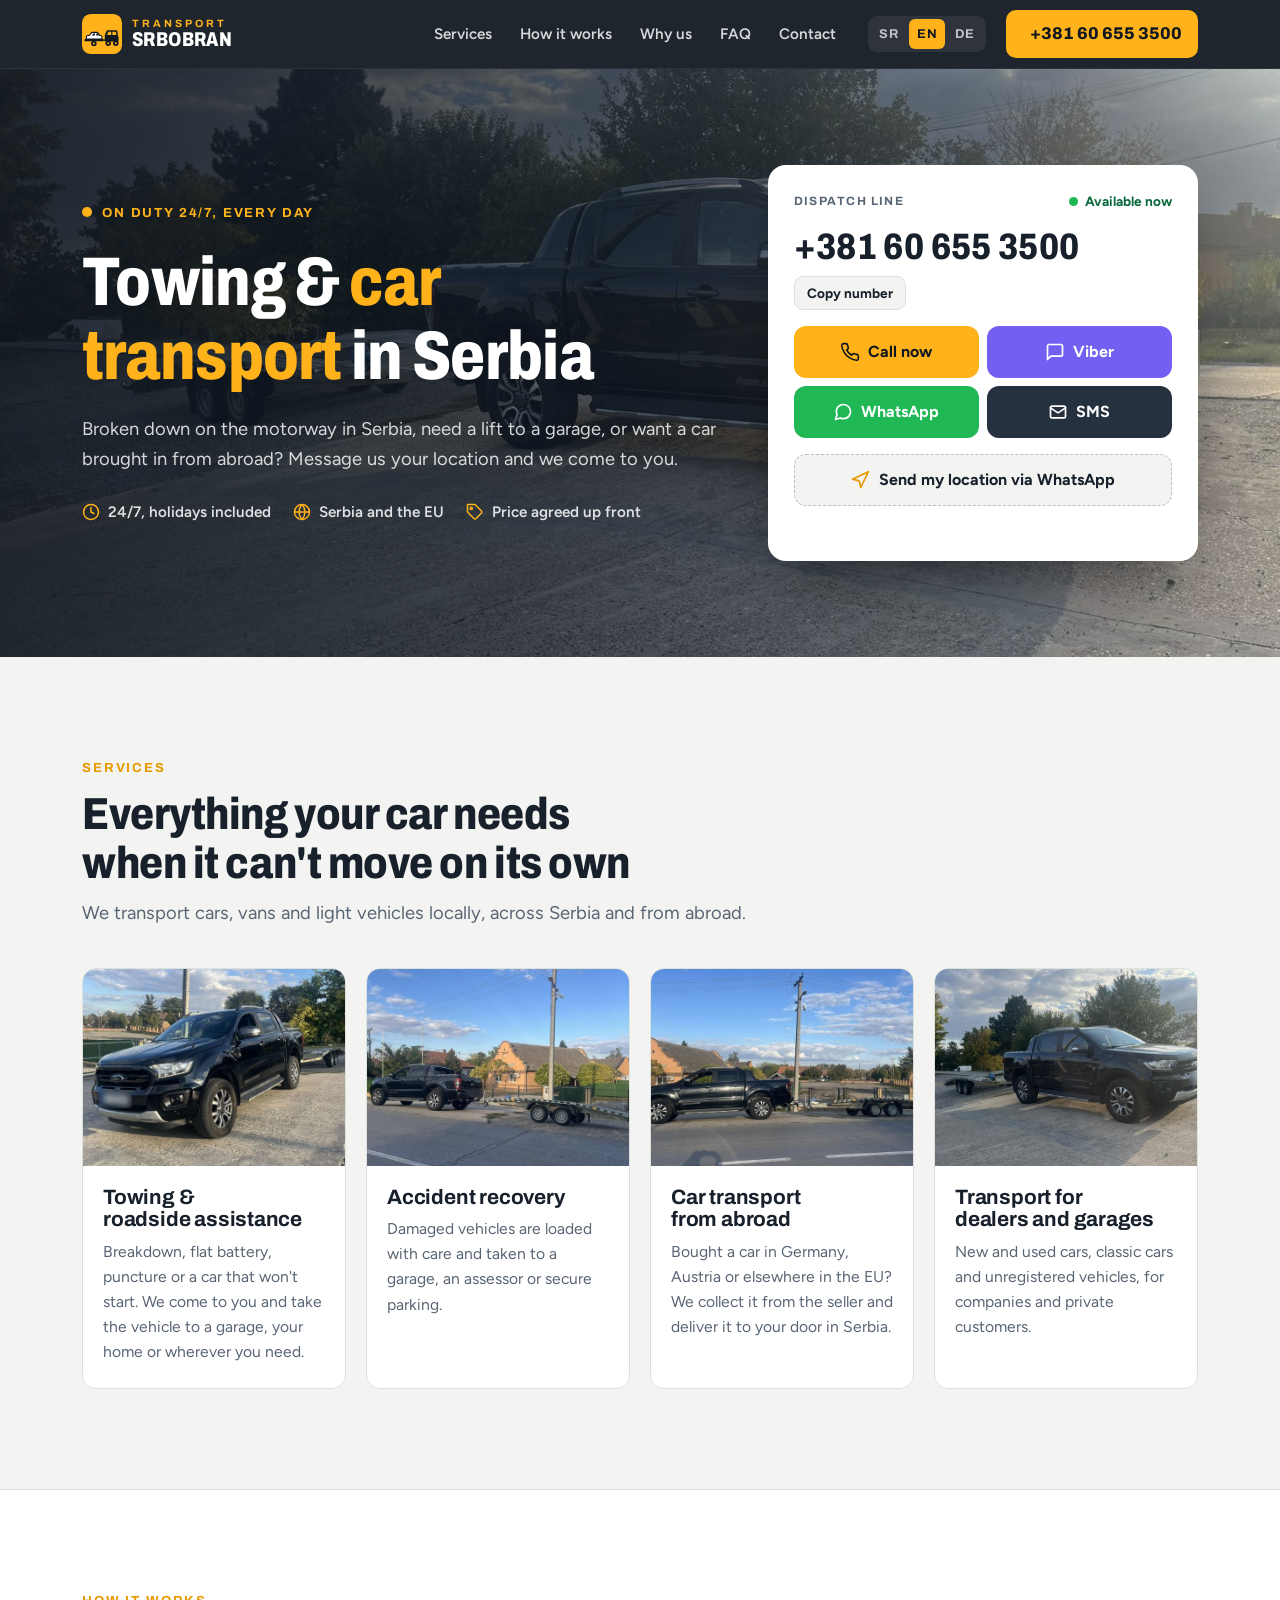
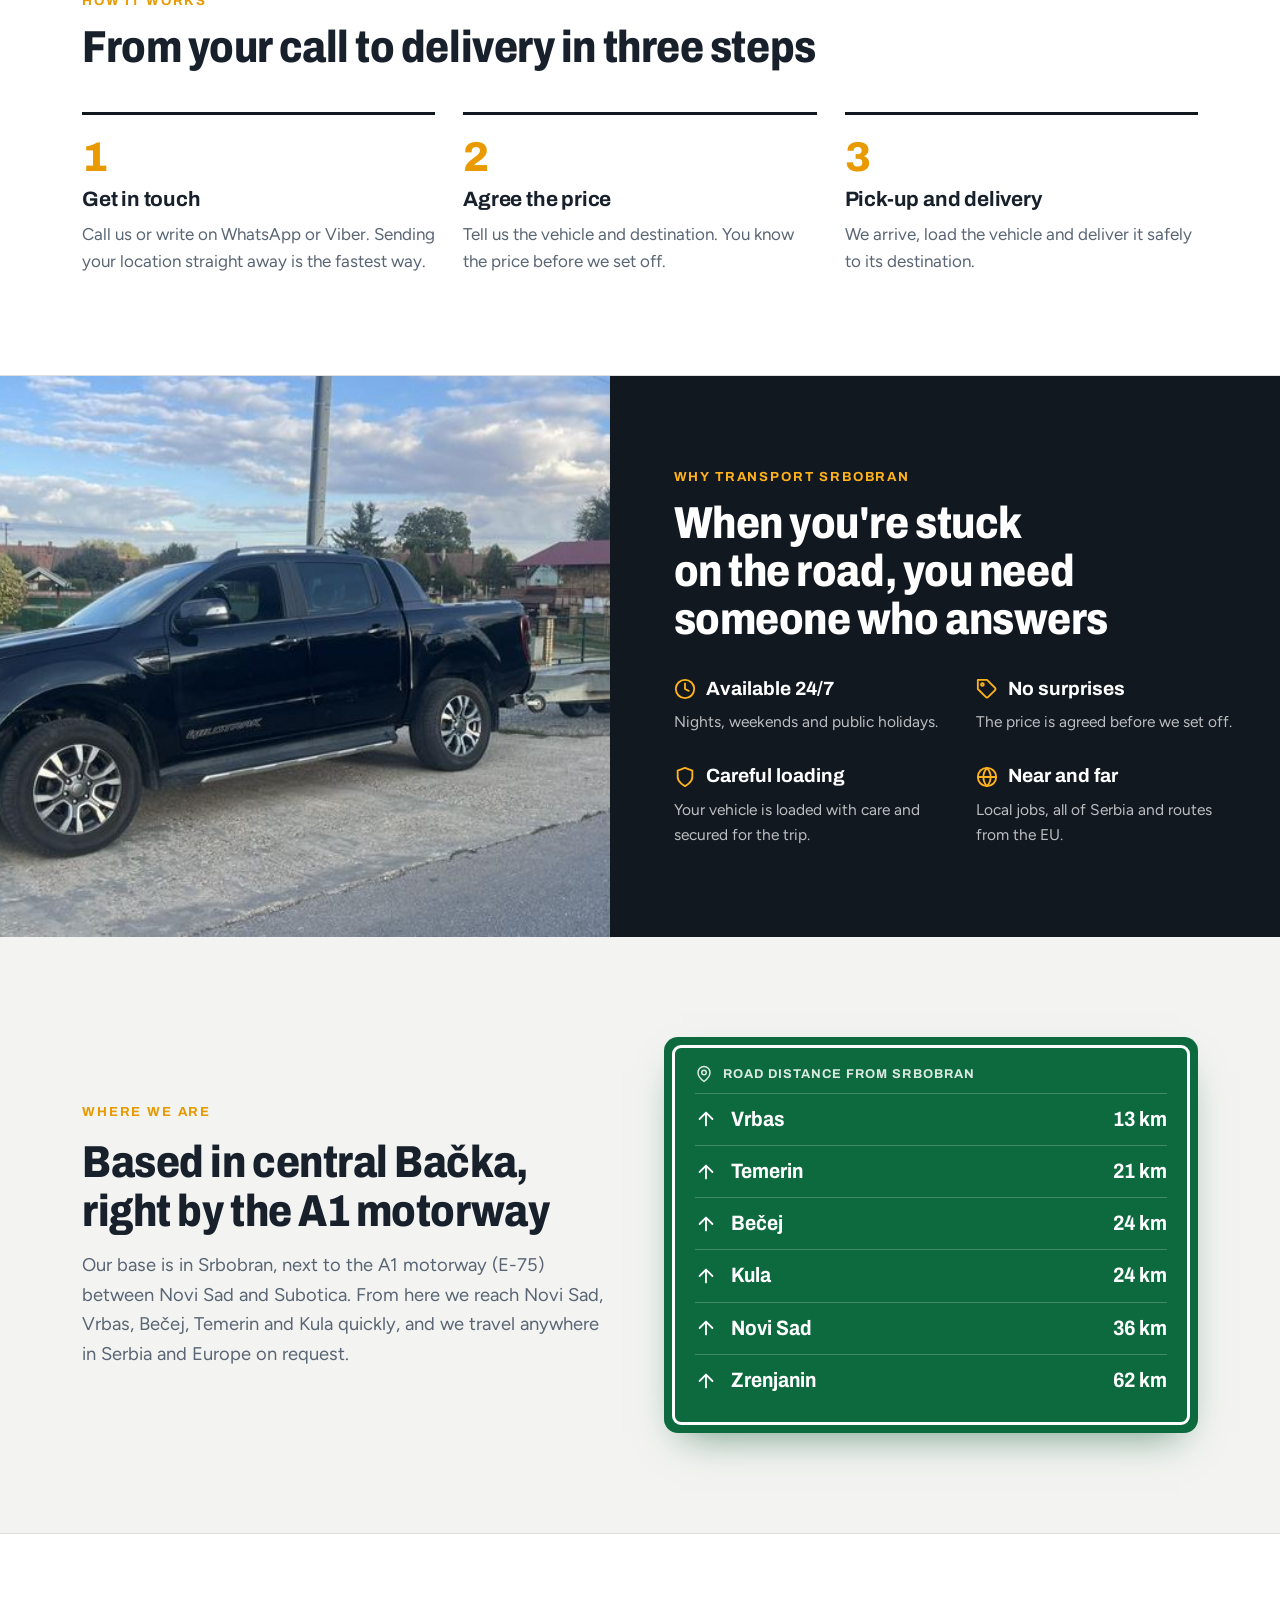
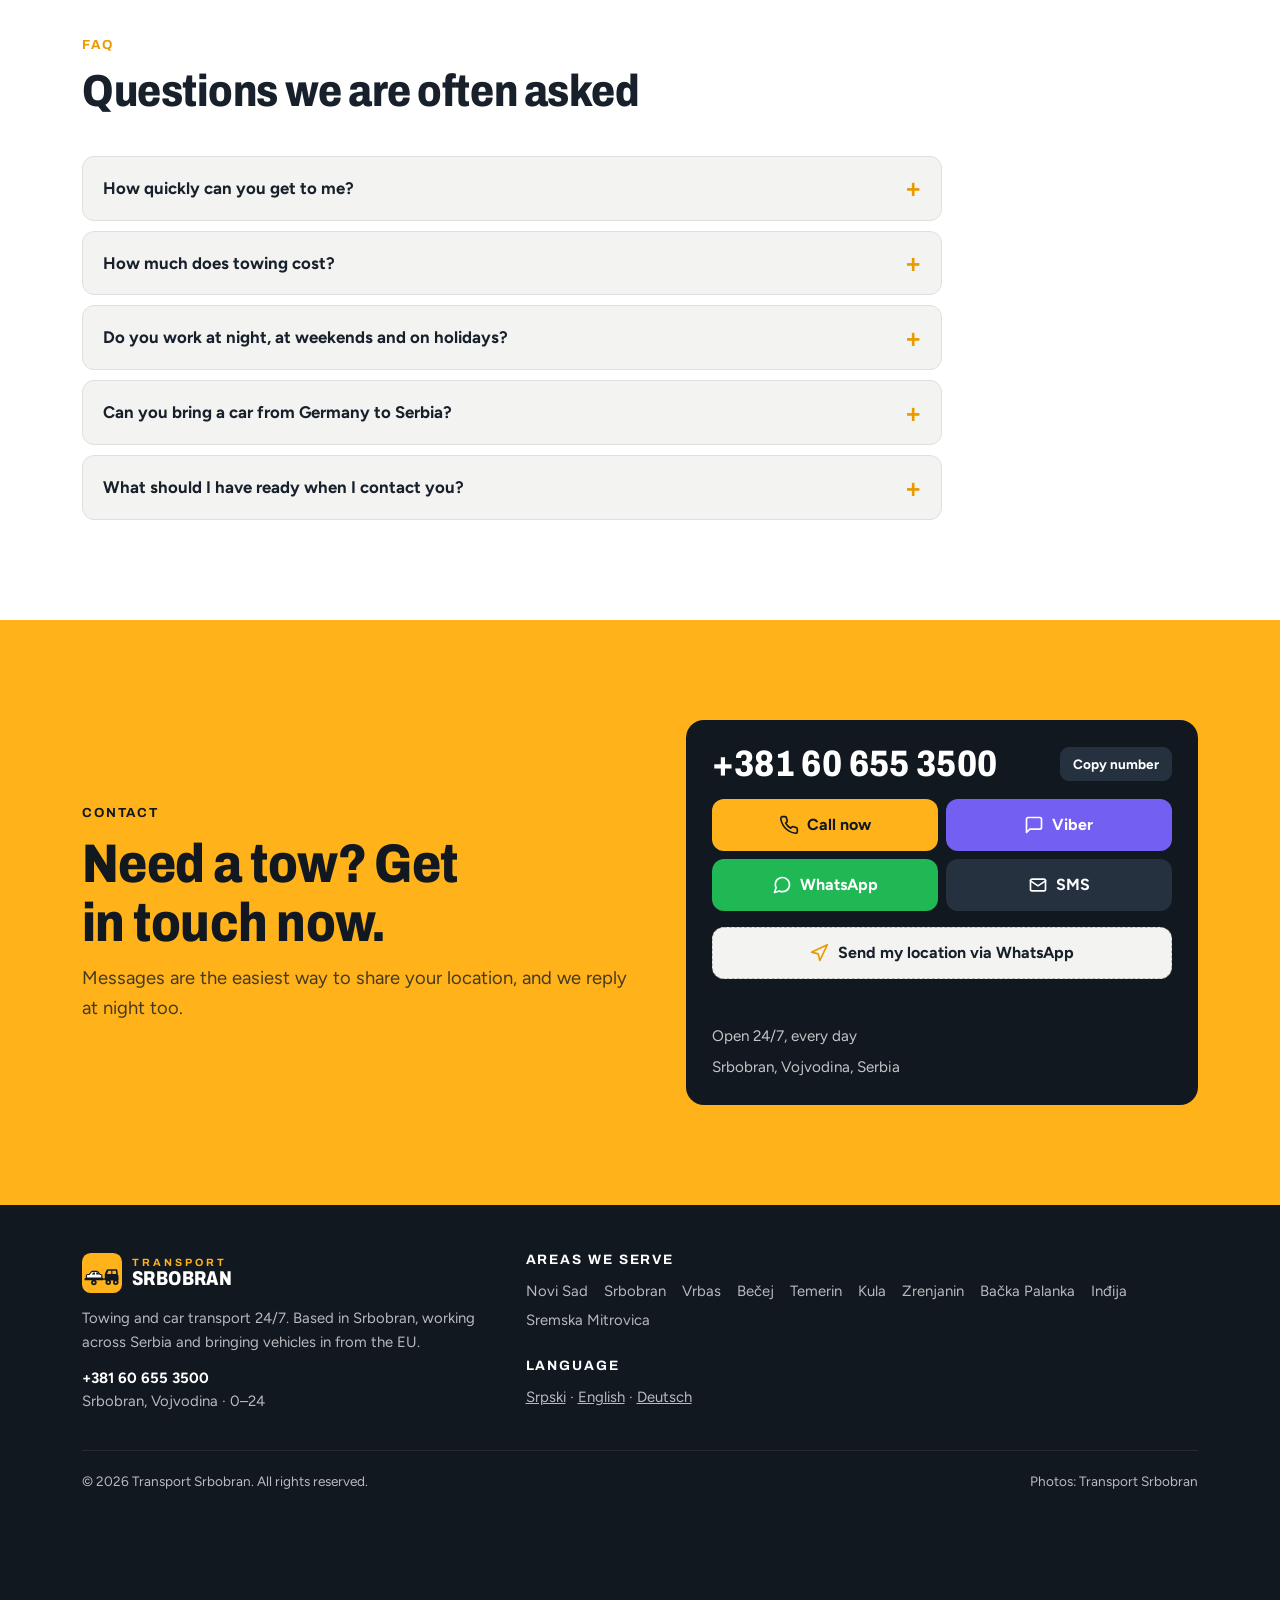
<file: en/index.html>
<!doctype html>
<html lang="en">
<head>
<meta charset="utf-8">
<meta name="viewport" content="width=device-width, initial-scale=1, viewport-fit=cover">
<title>24/7 Towing &amp; Car Transport in Serbia | Novi Sad – Transport Srbobran</title>
<meta name="description" content="Towing and roadside assistance 24/7 in Novi Sad and Vojvodina, Serbia. Breakdown and accident recovery, car transport from Germany and the EU to Serbia. Call or WhatsApp +381 60 655 3500.">
<link rel="canonical" href="https://transportsrbobran.com/en/">
<link rel="alternate" hreflang="sr-RS" href="https://transportsrbobran.com/">
<link rel="alternate" hreflang="en" href="https://transportsrbobran.com/en/">
<link rel="alternate" hreflang="de" href="https://transportsrbobran.com/de/">
<link rel="alternate" hreflang="x-default" href="https://transportsrbobran.com/">
<meta name="robots" content="index, follow, max-image-preview:large">
<meta name="theme-color" content="#121820">
<meta name="geo.region" content="RS-VO">
<meta name="geo.placename" content="Srbobran, Novi Sad">
<meta name="geo.position" content="45.5477;19.7908">
<meta name="ICBM" content="45.5477, 19.7908">
<meta property="og:type" content="website">
<meta property="og:site_name" content="Transport Srbobran">
<meta property="og:locale" content="en_GB">
<meta property="og:title" content="24/7 Towing &amp; Car Transport in Serbia | Novi Sad – Transport Srbobran">
<meta property="og:description" content="Towing and roadside assistance 24/7 in Novi Sad and Vojvodina, Serbia. Breakdown and accident recovery, car transport from Germany and the EU to Serbia. Call or WhatsApp +381 60 655 3500.">
<meta property="og:url" content="https://transportsrbobran.com/en/">
<meta property="og:image" content="https://transportsrbobran.com/assets/img/hero-1600.jpg">
<meta name="twitter:card" content="summary_large_image">
<link rel="icon" href="../assets/logo.svg" type="image/svg+xml">
<link rel="apple-touch-icon" href="../assets/logo.svg">
<link rel="preconnect" href="https://fonts.googleapis.com">
<link rel="preconnect" href="https://fonts.gstatic.com" crossorigin>
<link rel="stylesheet" href="https://fonts.googleapis.com/css2?family=Archivo:wdth,wght@62..125,600..900&family=Figtree:wght@400;600;700;800&display=swap">
<link rel="stylesheet" href="../assets/style.css">
<link rel="preload" as="image" href="../assets/img/hero-1600.jpg" imagesrcset="../assets/img/hero-800.jpg 800w, ../assets/img/hero-1600.jpg 1600w" imagesizes="100vw">
<script type="application/ld+json">{"@context": "https://schema.org", "@type": "AutomotiveBusiness", "@id": "https://transportsrbobran.com/#business", "name": "Transport Srbobran", "url": "https://transportsrbobran.com/en/", "telephone": "+381606553500", "image": "https://transportsrbobran.com/assets/img/hero-1600.jpg", "logo": "https://transportsrbobran.com/assets/logo.svg", "description": "Towing and roadside assistance 24/7 in Novi Sad and Vojvodina, Serbia. Breakdown and accident recovery, car transport from Germany and the EU to Serbia. Call or WhatsApp +381 60 655 3500.", "address": {"@type": "PostalAddress", "addressLocality": "Srbobran", "postalCode": "21480", "addressRegion": "Vojvodina", "addressCountry": "RS"}, "geo": {"@type": "GeoCoordinates", "latitude": 45.5477, "longitude": 19.7908}, "openingHoursSpecification": [{"@type": "OpeningHoursSpecification", "dayOfWeek": ["Monday", "Tuesday", "Wednesday", "Thursday", "Friday", "Saturday", "Sunday"], "opens": "00:00", "closes": "23:59"}], "areaServed": [{"@type": "GeoCircle", "geoMidpoint": {"@type": "GeoCoordinates", "latitude": 45.2671, "longitude": 19.8335}, "geoRadius": "100000"}, {"@type": "City", "name": "Novi Sad"}, {"@type": "City", "name": "Srbobran"}, {"@type": "City", "name": "Vrbas"}, {"@type": "City", "name": "Bečej"}, {"@type": "City", "name": "Temerin"}, {"@type": "City", "name": "Kula"}, {"@type": "City", "name": "Zrenjanin"}, {"@type": "City", "name": "Bačka Palanka"}, {"@type": "City", "name": "Inđija"}, {"@type": "City", "name": "Sremska Mitrovica"}], "availableLanguage": ["sr", "en", "de"], "hasOfferCatalog": {"@type": "OfferCatalog", "name": "Services", "itemListElement": [{"@type": "Offer", "itemOffered": {"@type": "Service", "name": "Towing & roadside assistance"}}, {"@type": "Offer", "itemOffered": {"@type": "Service", "name": "Accident recovery"}}, {"@type": "Offer", "itemOffered": {"@type": "Service", "name": "Car transport from abroad"}}, {"@type": "Offer", "itemOffered": {"@type": "Service", "name": "Transport for dealers and garages"}}]}, "contactPoint": {"@type": "ContactPoint", "telephone": "+381606553500", "contactType": "customer service", "availableLanguage": ["sr", "en", "de"], "hoursAvailable": "Mo-Su 00:00-23:59"}}</script>
<script type="application/ld+json">{"@context": "https://schema.org", "@type": "FAQPage", "mainEntity": [{"@type": "Question", "name": "How quickly can you get to me?", "acceptedAnswer": {"@type": "Answer", "text": "It depends on where you are and on traffic. Call us or send your location and you will get an arrival estimate straight away."}}, {"@type": "Question", "name": "How much does towing cost?", "acceptedAnswer": {"@type": "Answer", "text": "The price depends on distance, vehicle type and its condition. You get a quote on request and know the price before we set off."}}, {"@type": "Question", "name": "Do you work at night, at weekends and on holidays?", "acceptedAnswer": {"@type": "Answer", "text": "Yes. Our towing service runs 24/7, every day of the year."}}, {"@type": "Question", "name": "Can you bring a car from Germany to Serbia?", "acceptedAnswer": {"@type": "Answer", "text": "Yes. We collect the vehicle from the seller abroad and deliver it to the address you choose. Send us the vehicle details and pick-up location for a quote."}}, {"@type": "Question", "name": "What should I have ready when I contact you?", "acceptedAnswer": {"@type": "Answer", "text": "Your exact location, the make and model, whether the wheels turn and whether you have the key. A photo of the vehicle via WhatsApp or Viber helps."}}]}</script>
</head>
<body>
<a class="skip" href="#main">Skip to content</a>
<header class="site-header">
 <div class="wrap nav">
  <a class="brand" href="../en/" aria-label="Transport Srbobran">
   <img src="../assets/logo.svg" alt="" width="40" height="40">
   <span class="brand-txt"><small>TRANSPORT</small><strong>SRBOBRAN</strong></span>
  </a>
  <ul class="menu" id="menu"><li><a href="#services">Services</a></li><li><a href="#how">How it works</a></li><li><a href="#why">Why us</a></li><li><a href="#faq">FAQ</a></li><li><a href="#contact">Contact</a></li></ul>
  <nav class="langs" aria-label="Language"><a href="../" hreflang="sr-Latn-RS" aria-current="false">SR</a><a href="../en/" hreflang="en" aria-current="true">EN</a><a href="../de/" hreflang="de" aria-current="false">DE</a></nav>
  <a class="nav-call" href="tel:+381606553500"><svg viewBox="0 0 24 24" fill="none" stroke="currentColor" stroke-width="2" stroke-linecap="round" stroke-linejoin="round" aria-hidden="true"><path d="M22 16.9v3a2 2 0 0 1-2.2 2 19.8 19.8 0 0 1-8.6-3.1 19.5 19.5 0 0 1-6-6A19.8 19.8 0 0 1 2.1 4.2 2 2 0 0 1 4.1 2h3a2 2 0 0 1 2 1.7c.1.9.4 1.8.7 2.7a2 2 0 0 1-.5 2.1L8 9.8a16 16 0 0 0 6 6l1.3-1.3a2 2 0 0 1 2.1-.4c.9.3 1.8.6 2.7.7a2 2 0 0 1 1.7 2z"/></svg>+381 60 655 3500</a>
  <button class="burger" aria-expanded="false" aria-controls="menu" aria-label="Menu"><svg viewBox="0 0 24 24" fill="none" stroke="currentColor" stroke-width="2" stroke-linecap="round" stroke-linejoin="round" aria-hidden="true"><path d="M3 6h18M3 12h18M3 18h18"/></svg></button>
 </div>
</header>
<main id="main">
<section class="hero" style="padding:0">
 <div class="hero-bg"><img src="../assets/img/hero-1600.jpg" srcset="../assets/img/hero-800.jpg 800w, ../assets/img/hero-1600.jpg 1600w" sizes="100vw" alt="Ford Ranger sa prikolicom za prevoz automobila – Transport Srbobran" fetchpriority="high"></div>
 <div class="wrap hero-inner">
  <div class="hero-copy reveal">
   <span class="eyebrow"><i class="pulse"></i>On duty 24/7, every day</span>
   <h1>Towing & <span class="hl">car transport</span> in Serbia</h1>
   <p class="lead">Broken down on the motorway in Serbia, need a lift to a garage, or want a car brought in from abroad? Message us your location and we come to you.</p>
   <ul class="facts"><li><svg viewBox="0 0 24 24" fill="none" stroke="currentColor" stroke-width="2" stroke-linecap="round" stroke-linejoin="round" aria-hidden="true"><circle cx="12" cy="12" r="10"/><path d="M12 6v6l4 2"/></svg>24/7, holidays included</li><li><svg viewBox="0 0 24 24" fill="none" stroke="currentColor" stroke-width="2" stroke-linecap="round" stroke-linejoin="round" aria-hidden="true"><circle cx="12" cy="12" r="10"/><path d="M2 12h20M12 2a15 15 0 0 1 4 10 15 15 0 0 1-4 10 15 15 0 0 1-4-10 15 15 0 0 1 4-10z"/></svg>Serbia and the EU</li><li><svg viewBox="0 0 24 24" fill="none" stroke="currentColor" stroke-width="2" stroke-linecap="round" stroke-linejoin="round" aria-hidden="true"><path d="M20.6 13.4 13.4 20.6a2 2 0 0 1-2.8 0L2 12V2h10l8.6 8.6a2 2 0 0 1 0 2.8z"/><circle cx="7" cy="7" r="1.5"/></svg>Price agreed up front</li></ul>
  </div>
  <div class="dispatch reveal d2">
 <div class="dispatch-head"><span>Dispatch line</span><span class="status"><i></i>Available now</span></div>
 <div class="num-row"><a class="num" href="tel:+381606553500">+381 60 655 3500</a><button class="copy" type="button" data-copy="+381606553500" data-done="Copied ✓">Copy number</button></div>
 <div class="channels">
 <a class="btn btn-call" href="tel:+381606553500"><svg viewBox="0 0 24 24" fill="none" stroke="currentColor" stroke-width="2" stroke-linecap="round" stroke-linejoin="round" aria-hidden="true"><path d="M22 16.9v3a2 2 0 0 1-2.2 2 19.8 19.8 0 0 1-8.6-3.1 19.5 19.5 0 0 1-6-6A19.8 19.8 0 0 1 2.1 4.2 2 2 0 0 1 4.1 2h3a2 2 0 0 1 2 1.7c.1.9.4 1.8.7 2.7a2 2 0 0 1-.5 2.1L8 9.8a16 16 0 0 0 6 6l1.3-1.3a2 2 0 0 1 2.1-.4c.9.3 1.8.6 2.7.7a2 2 0 0 1 1.7 2z"/></svg>Call now</a>
 <a class="btn btn-viber" href="viber://chat?number=%2B381606553500"><svg viewBox="0 0 24 24" fill="none" stroke="currentColor" stroke-width="2" stroke-linecap="round" stroke-linejoin="round" aria-hidden="true"><path d="M21 15a2 2 0 0 1-2 2H7l-4 4V5a2 2 0 0 1 2-2h14a2 2 0 0 1 2 2z"/></svg>Viber</a>
 <a class="btn btn-wa" href="https://wa.me/381606553500" target="_blank" rel="noopener"><svg viewBox="0 0 24 24" fill="none" stroke="currentColor" stroke-width="2" stroke-linecap="round" stroke-linejoin="round" aria-hidden="true"><path d="M21 11.5a8.4 8.4 0 0 1-.9 3.8 8.5 8.5 0 0 1-7.6 4.7 8.4 8.4 0 0 1-3.8-.9L3 21l1.9-5.7a8.4 8.4 0 0 1-.9-3.8 8.5 8.5 0 0 1 4.7-7.6 8.4 8.4 0 0 1 3.8-.9h.5a8.5 8.5 0 0 1 8 8v.5z"/></svg>WhatsApp</a>
 <a class="btn btn-sms" href="sms:+381606553500"><svg viewBox="0 0 24 24" fill="none" stroke="currentColor" stroke-width="2" stroke-linecap="round" stroke-linejoin="round" aria-hidden="true"><rect x="3" y="5" width="18" height="14" rx="2"/><path d="m3 7 9 6 9-6"/></svg>SMS</a>
</div>
 <button class="loc-btn" type="button" data-locate data-note="loc-note-hero" data-msg="Hello, I need a tow truck. My location:" data-wait="Getting your location…" data-err="Location unavailable. Call us or share your location manually from Google Maps."><svg viewBox="0 0 24 24" fill="none" stroke="currentColor" stroke-width="2" stroke-linecap="round" stroke-linejoin="round" aria-hidden="true"><path d="M3 11l19-9-9 19-2-8-8-2z"/></svg>Send my location via WhatsApp</button>
 <p class="loc-note" id="loc-note-hero" aria-live="polite"></p>
</div>
 </div>
</section>
<section id="services">
 <div class="wrap">
  <div class="sec-head"><span class="eyebrow">Services</span><h2>Everything your car needs when it can't move on its own</h2><p class="lead">We transport cars, vans and light vehicles locally, across Serbia and from abroad.</p></div>
  <div class="services"><article class="svc">
 <figure><img src="../assets/img/front-800.jpg" srcset="../assets/img/front-800.jpg 800w, ../assets/img/front-1600.jpg 1600w" sizes="(max-width:560px) 100vw, (max-width:1050px) 50vw, 25vw" alt="Towing &amp; roadside assistance" loading="lazy" width="800" height="450"></figure>
 <div class="svc-body"><h3>Towing & roadside assistance</h3><p>Breakdown, flat battery, puncture or a car that won't start. We come to you and take the vehicle to a garage, your home or wherever you need.</p></div>
</article><article class="svc">
 <figure><img src="../assets/img/rear-800.jpg" srcset="../assets/img/rear-800.jpg 800w, ../assets/img/rear-1600.jpg 1600w" sizes="(max-width:560px) 100vw, (max-width:1050px) 50vw, 25vw" alt="Accident recovery" loading="lazy" width="800" height="450"></figure>
 <div class="svc-body"><h3>Accident recovery</h3><p>Damaged vehicles are loaded with care and taken to a garage, an assessor or secure parking.</p></div>
</article><article class="svc">
 <figure><img src="../assets/img/side-800.jpg" srcset="../assets/img/side-800.jpg 800w, ../assets/img/side-1600.jpg 1600w" sizes="(max-width:560px) 100vw, (max-width:1050px) 50vw, 25vw" alt="Car transport from abroad" loading="lazy" width="800" height="450"></figure>
 <div class="svc-body"><h3>Car transport from abroad</h3><p>Bought a car in Germany, Austria or elsewhere in the EU? We collect it from the seller and deliver it to your door in Serbia.</p></div>
</article><article class="svc">
 <figure><img src="../assets/img/front2-800.jpg" srcset="../assets/img/front2-800.jpg 800w, ../assets/img/front2-1600.jpg 1600w" sizes="(max-width:560px) 100vw, (max-width:1050px) 50vw, 25vw" alt="Transport for dealers and garages" loading="lazy" width="800" height="450"></figure>
 <div class="svc-body"><h3>Transport for dealers and garages</h3><p>New and used cars, classic cars and unregistered vehicles, for companies and private customers.</p></div>
</article></div>
 </div>
</section>
<section id="how" class="steps-sec">
 <div class="wrap">
  <div class="sec-head"><span class="eyebrow">How it works</span><h2>From your call to delivery in three steps</h2></div>
  <ol class="steps"><li><h3>Get in touch</h3><p>Call us or write on WhatsApp or Viber. Sending your location straight away is the fastest way.</p></li><li><h3>Agree the price</h3><p>Tell us the vehicle and destination. You know the price before we set off.</p></li><li><h3>Pick-up and delivery</h3><p>We arrive, load the vehicle and deliver it safely to its destination.</p></li></ol>
 </div>
</section>
<section id="why" class="why">
 <div class="why-grid">
  <div class="why-img"><img src="../assets/img/side2-1600.jpg" srcset="../assets/img/side2-800.jpg 800w, ../assets/img/side2-1600.jpg 1600w" sizes="(max-width:900px) 100vw, 50vw" alt="" loading="lazy"></div>
  <div class="why-copy">
   <div class="sec-head" style="margin:0"><span class="eyebrow">Why Transport Srbobran</span><h2>When you're stuck on the road, you need someone who answers</h2></div>
   <ul class="why-list"><li><strong><svg viewBox="0 0 24 24" fill="none" stroke="currentColor" stroke-width="2" stroke-linecap="round" stroke-linejoin="round" aria-hidden="true"><circle cx="12" cy="12" r="10"/><path d="M12 6v6l4 2"/></svg>Available 24/7</strong><p>Nights, weekends and public holidays.</p></li><li><strong><svg viewBox="0 0 24 24" fill="none" stroke="currentColor" stroke-width="2" stroke-linecap="round" stroke-linejoin="round" aria-hidden="true"><path d="M20.6 13.4 13.4 20.6a2 2 0 0 1-2.8 0L2 12V2h10l8.6 8.6a2 2 0 0 1 0 2.8z"/><circle cx="7" cy="7" r="1.5"/></svg>No surprises</strong><p>The price is agreed before we set off.</p></li><li><strong><svg viewBox="0 0 24 24" fill="none" stroke="currentColor" stroke-width="2" stroke-linecap="round" stroke-linejoin="round" aria-hidden="true"><path d="M12 22s8-4 8-10V5l-8-3-8 3v7c0 6 8 10 8 10z"/></svg>Careful loading</strong><p>Your vehicle is loaded with care and secured for the trip.</p></li><li><strong><svg viewBox="0 0 24 24" fill="none" stroke="currentColor" stroke-width="2" stroke-linecap="round" stroke-linejoin="round" aria-hidden="true"><circle cx="12" cy="12" r="10"/><path d="M2 12h20M12 2a15 15 0 0 1 4 10 15 15 0 0 1-4 10 15 15 0 0 1-4-10 15 15 0 0 1 4-10z"/></svg>Near and far</strong><p>Local jobs, all of Serbia and routes from the EU.</p></li></ul>
  </div>
 </div>
</section>
<section>
 <div class="wrap reach">
  <div class="reach-copy"><span class="eyebrow">Where we are</span><h2>Based in central Bačka, right by the A1 motorway</h2><p class="lead">Our base is in Srbobran, next to the A1 motorway (E-75) between Novi Sad and Subotica. From here we reach Novi Sad, Vrbas, Bečej, Temerin and Kula quickly, and we travel anywhere in Serbia and Europe on request.</p></div>
  <div class="sign" role="img" aria-label="Road distance from Srbobran"><div class="sign-in"><div class="sign-top"><svg class="arr" viewBox="0 0 24 24" fill="none" stroke="currentColor" stroke-width="2" stroke-linecap="round" stroke-linejoin="round" aria-hidden="true"><path d="M20 10c0 6-8 12-8 12s-8-6-8-12a8 8 0 0 1 16 0z"/><circle cx="12" cy="10" r="3"/></svg>Road distance from Srbobran</div><div class="sign-row"><svg class="arr" viewBox="0 0 24 24" fill="none" stroke="currentColor" stroke-width="2" stroke-linecap="round" stroke-linejoin="round" aria-hidden="true"><path d="M12 19V5M5 12l7-7 7 7"/></svg><span>Vrbas</span><span class="km">13 km</span></div><div class="sign-row"><svg class="arr" viewBox="0 0 24 24" fill="none" stroke="currentColor" stroke-width="2" stroke-linecap="round" stroke-linejoin="round" aria-hidden="true"><path d="M12 19V5M5 12l7-7 7 7"/></svg><span>Temerin</span><span class="km">21 km</span></div><div class="sign-row"><svg class="arr" viewBox="0 0 24 24" fill="none" stroke="currentColor" stroke-width="2" stroke-linecap="round" stroke-linejoin="round" aria-hidden="true"><path d="M12 19V5M5 12l7-7 7 7"/></svg><span>Bečej</span><span class="km">24 km</span></div><div class="sign-row"><svg class="arr" viewBox="0 0 24 24" fill="none" stroke="currentColor" stroke-width="2" stroke-linecap="round" stroke-linejoin="round" aria-hidden="true"><path d="M12 19V5M5 12l7-7 7 7"/></svg><span>Kula</span><span class="km">24 km</span></div><div class="sign-row"><svg class="arr" viewBox="0 0 24 24" fill="none" stroke="currentColor" stroke-width="2" stroke-linecap="round" stroke-linejoin="round" aria-hidden="true"><path d="M12 19V5M5 12l7-7 7 7"/></svg><span>Novi Sad</span><span class="km">36 km</span></div><div class="sign-row"><svg class="arr" viewBox="0 0 24 24" fill="none" stroke="currentColor" stroke-width="2" stroke-linecap="round" stroke-linejoin="round" aria-hidden="true"><path d="M12 19V5M5 12l7-7 7 7"/></svg><span>Zrenjanin</span><span class="km">62 km</span></div></div></div>
 </div>
</section>
<section id="faq" class="faq-sec">
 <div class="wrap">
  <div class="sec-head"><span class="eyebrow">FAQ</span><h2>Questions we are often asked</h2></div>
  <div class="faq"><details><summary>How quickly can you get to me?</summary><p>It depends on where you are and on traffic. Call us or send your location and you will get an arrival estimate straight away.</p></details><details><summary>How much does towing cost?</summary><p>The price depends on distance, vehicle type and its condition. You get a quote on request and know the price before we set off.</p></details><details><summary>Do you work at night, at weekends and on holidays?</summary><p>Yes. Our towing service runs 24/7, every day of the year.</p></details><details><summary>Can you bring a car from Germany to Serbia?</summary><p>Yes. We collect the vehicle from the seller abroad and deliver it to the address you choose. Send us the vehicle details and pick-up location for a quote.</p></details><details><summary>What should I have ready when I contact you?</summary><p>Your exact location, the make and model, whether the wheels turn and whether you have the key. A photo of the vehicle via WhatsApp or Viber helps.</p></details></div>
 </div>
</section>
<!--
  RECENZIJE: kada dobijete prave recenzije (npr. sa Google Business profila),
  dodajte ovde sekciju sa njima. Ne objavljujte izmišljene recenzije.
-->
<section id="contact" class="contact">
 <div class="wrap contact-grid">
  <div class="sec-head" style="margin:0"><span class="eyebrow" style="color:var(--asphalt)">Contact</span><h2>Need a tow? Get in touch now.</h2><p class="lead">Messages are the easiest way to share your location, and we reply at night too.</p></div>
  <div class="contact-card">
   <div class="num-row"><a class="num" href="tel:+381606553500">+381 60 655 3500</a><button class="copy" type="button" data-copy="+381606553500" data-done="Copied ✓">Copy number</button></div>
   <div class="channels">
 <a class="btn btn-call" href="tel:+381606553500"><svg viewBox="0 0 24 24" fill="none" stroke="currentColor" stroke-width="2" stroke-linecap="round" stroke-linejoin="round" aria-hidden="true"><path d="M22 16.9v3a2 2 0 0 1-2.2 2 19.8 19.8 0 0 1-8.6-3.1 19.5 19.5 0 0 1-6-6A19.8 19.8 0 0 1 2.1 4.2 2 2 0 0 1 4.1 2h3a2 2 0 0 1 2 1.7c.1.9.4 1.8.7 2.7a2 2 0 0 1-.5 2.1L8 9.8a16 16 0 0 0 6 6l1.3-1.3a2 2 0 0 1 2.1-.4c.9.3 1.8.6 2.7.7a2 2 0 0 1 1.7 2z"/></svg>Call now</a>
 <a class="btn btn-viber" href="viber://chat?number=%2B381606553500"><svg viewBox="0 0 24 24" fill="none" stroke="currentColor" stroke-width="2" stroke-linecap="round" stroke-linejoin="round" aria-hidden="true"><path d="M21 15a2 2 0 0 1-2 2H7l-4 4V5a2 2 0 0 1 2-2h14a2 2 0 0 1 2 2z"/></svg>Viber</a>
 <a class="btn btn-wa" href="https://wa.me/381606553500" target="_blank" rel="noopener"><svg viewBox="0 0 24 24" fill="none" stroke="currentColor" stroke-width="2" stroke-linecap="round" stroke-linejoin="round" aria-hidden="true"><path d="M21 11.5a8.4 8.4 0 0 1-.9 3.8 8.5 8.5 0 0 1-7.6 4.7 8.4 8.4 0 0 1-3.8-.9L3 21l1.9-5.7a8.4 8.4 0 0 1-.9-3.8 8.5 8.5 0 0 1 4.7-7.6 8.4 8.4 0 0 1 3.8-.9h.5a8.5 8.5 0 0 1 8 8v.5z"/></svg>WhatsApp</a>
 <a class="btn btn-sms" href="sms:+381606553500"><svg viewBox="0 0 24 24" fill="none" stroke="currentColor" stroke-width="2" stroke-linecap="round" stroke-linejoin="round" aria-hidden="true"><rect x="3" y="5" width="18" height="14" rx="2"/><path d="m3 7 9 6 9-6"/></svg>SMS</a>
</div>
   <button class="loc-btn" type="button" data-locate data-note="loc-note-ct" data-msg="Hello, I need a tow truck. My location:" data-wait="Getting your location…" data-err="Location unavailable. Call us or share your location manually from Google Maps."><svg viewBox="0 0 24 24" fill="none" stroke="currentColor" stroke-width="2" stroke-linecap="round" stroke-linejoin="round" aria-hidden="true"><path d="M3 11l19-9-9 19-2-8-8-2z"/></svg>Send my location via WhatsApp</button>
   <p class="loc-note" id="loc-note-ct" aria-live="polite" style="color:rgba(255,255,255,.7)"></p>
   <ul class="meta-list"><li>Open 24/7, every day</li><li>Srbobran, Vojvodina, Serbia</li></ul>
  </div>
 </div>
</section>
</main>
<footer class="site-footer">
 <div class="wrap">
  <div class="foot-grid">
   <div>
    <a class="brand" href="../en/" aria-label="Transport Srbobran"><img src="../assets/logo.svg" alt="" width="40" height="40"><span class="brand-txt"><small>TRANSPORT</small><strong style="color:#fff">SRBOBRAN</strong></span></a>
    <p style="margin-top:14px;max-width:44ch">Towing and car transport 24/7. Based in Srbobran, working across Serbia and bringing vehicles in from the EU.</p>
    <p style="margin-top:12px"><a href="tel:+381606553500" style="color:#fff;font-weight:700;text-decoration:none">+381 60 655 3500</a><br>Srbobran, Vojvodina · 0–24</p>
   </div>
   <div>
    <h3>Areas we serve</h3>
    <ul class="places"><li><a href="../slep-sluzba-novi-sad/">Novi Sad</a></li><li><a href="../slep-sluzba-srbobran/">Srbobran</a></li><li><a href="../slep-sluzba-vrbas/">Vrbas</a></li><li><a href="../slep-sluzba-becej/">Bečej</a></li><li><a href="../slep-sluzba-temerin/">Temerin</a></li><li><a href="../slep-sluzba-kula/">Kula</a></li><li><a href="../slep-sluzba-zrenjanin/">Zrenjanin</a></li><li><a href="../slep-sluzba-backa-palanka/">Bačka Palanka</a></li><li><a href="../slep-sluzba-indjija/">Inđija</a></li><li><a href="../slep-sluzba-sremska-mitrovica/">Sremska Mitrovica</a></li></ul>
    <h3 style="margin-top:26px">Language</h3>
    <p><a href="../" hreflang="sr-Latn-RS">Srpski</a> · <a href="../en/" hreflang="en">English</a> · <a href="../de/" hreflang="de">Deutsch</a></p>
   </div>
  </div>
  <div class="foot-bottom"><span>© <span id="year">2026</span> Transport Srbobran. All rights reserved.</span><span>Photos: Transport Srbobran</span></div>
 </div>
</footer>
<div class="callbar">
 <a class="btn btn-call" href="tel:+381606553500"><svg viewBox="0 0 24 24" fill="none" stroke="currentColor" stroke-width="2" stroke-linecap="round" stroke-linejoin="round" aria-hidden="true"><path d="M22 16.9v3a2 2 0 0 1-2.2 2 19.8 19.8 0 0 1-8.6-3.1 19.5 19.5 0 0 1-6-6A19.8 19.8 0 0 1 2.1 4.2 2 2 0 0 1 4.1 2h3a2 2 0 0 1 2 1.7c.1.9.4 1.8.7 2.7a2 2 0 0 1-.5 2.1L8 9.8a16 16 0 0 0 6 6l1.3-1.3a2 2 0 0 1 2.1-.4c.9.3 1.8.6 2.7.7a2 2 0 0 1 1.7 2z"/></svg>Call</a>
 <a class="btn btn-viber" href="viber://chat?number=%2B381606553500"><svg viewBox="0 0 24 24" fill="none" stroke="currentColor" stroke-width="2" stroke-linecap="round" stroke-linejoin="round" aria-hidden="true"><path d="M21 15a2 2 0 0 1-2 2H7l-4 4V5a2 2 0 0 1 2-2h14a2 2 0 0 1 2 2z"/></svg>Viber</a>
 <a class="btn btn-wa" href="https://wa.me/381606553500" target="_blank" rel="noopener"><svg viewBox="0 0 24 24" fill="none" stroke="currentColor" stroke-width="2" stroke-linecap="round" stroke-linejoin="round" aria-hidden="true"><path d="M21 11.5a8.4 8.4 0 0 1-.9 3.8 8.5 8.5 0 0 1-7.6 4.7 8.4 8.4 0 0 1-3.8-.9L3 21l1.9-5.7a8.4 8.4 0 0 1-.9-3.8 8.5 8.5 0 0 1 4.7-7.6 8.4 8.4 0 0 1 3.8-.9h.5a8.5 8.5 0 0 1 8 8v.5z"/></svg>WhatsApp</a>
</div>
<script src="../assets/main.js" defer></script>
</body>
</html>
</file>
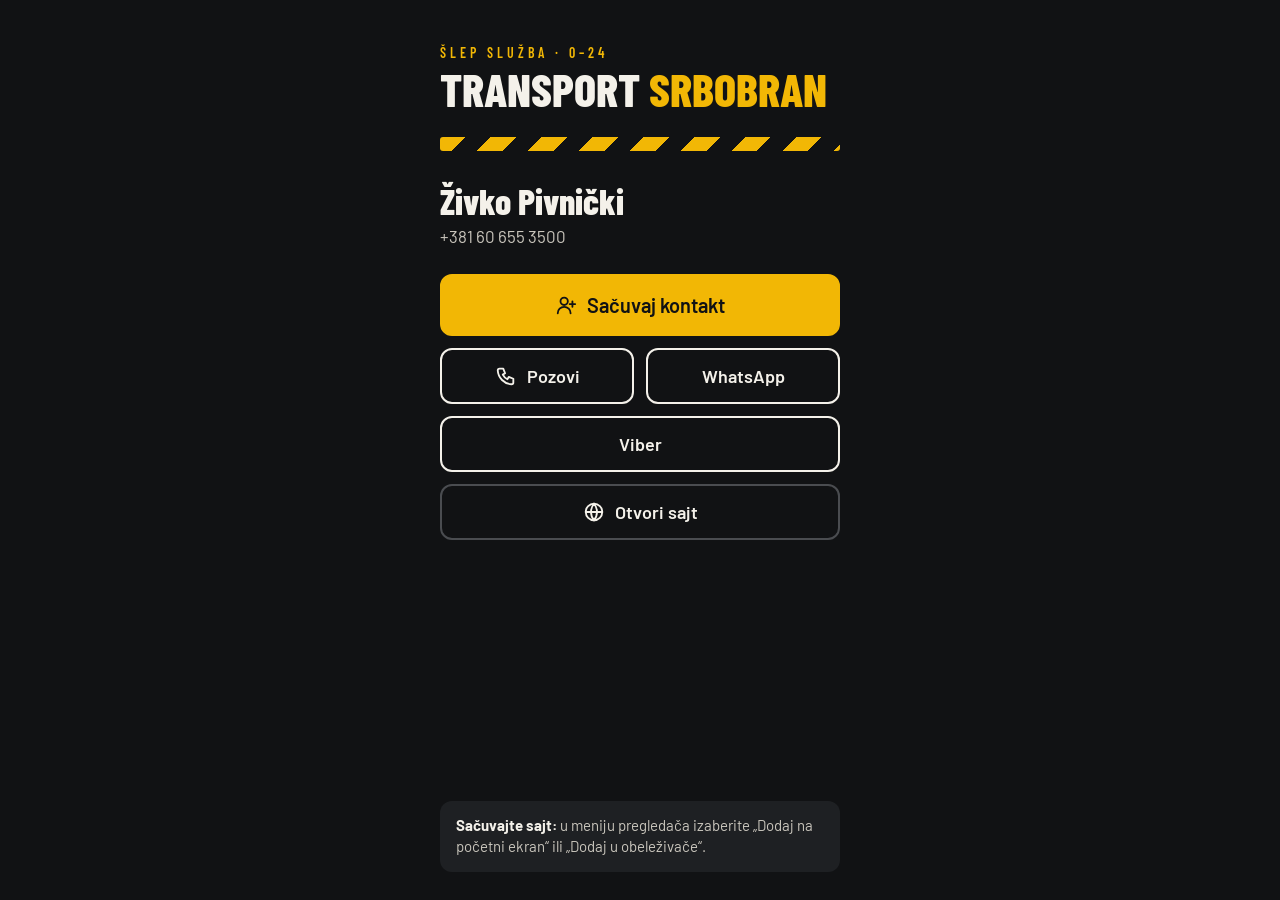
<file: kontakt/index.html>
<!doctype html>
<html lang="sr">
<head>
<meta charset="utf-8">
<meta name="viewport" content="width=device-width, initial-scale=1">
<title>Živko Pivnički · Transport Srbobran</title>
<meta name="description" content="Šlep služba 0–24 Transport Srbobran. Sačuvajte kontakt jednim dodirom.">
<meta name="robots" content="noindex">
<meta name="theme-color" content="#111214">
<link rel="preconnect" href="https://fonts.googleapis.com">
<link rel="preconnect" href="https://fonts.gstatic.com" crossorigin>
<link href="https://fonts.googleapis.com/css2?family=Barlow+Condensed:wght@600;800&family=Barlow:wght@400;600&display=swap" rel="stylesheet">
<style>
  :root{--bg:#111214;--ink:#F4F1EA;--muted:#C9C5BC;--line:#4A4C50;--panel:#1E2023;--accent:#F2B705}
  *{box-sizing:border-box}
  html,body{margin:0;background:var(--bg);color:var(--ink);font-family:'Barlow',system-ui,sans-serif;-webkit-font-smoothing:antialiased}
  main{max-width:440px;margin:0 auto;min-height:100vh;min-height:100dvh;display:flex;flex-direction:column;padding:44px 20px 28px}
  .kicker{font-family:'Barlow Condensed',sans-serif;font-weight:600;font-size:14px;letter-spacing:4px;color:var(--accent)}
  .brand{font-family:'Barlow Condensed',sans-serif;font-weight:800;font-size:46px;line-height:.95;margin:6px 0 0}
  .brand span{color:var(--accent)}
  .stripe{height:14px;margin:26px 0 28px;background:repeating-linear-gradient(135deg,var(--accent) 0 18px,var(--bg) 18px 36px);border-radius:3px}
  .name{font-family:'Barlow Condensed',sans-serif;font-weight:800;font-size:36px;margin:0}
  .sub{color:var(--muted);font-size:17px;margin:4px 0 0}
  .actions{display:flex;flex-direction:column;gap:12px;margin-top:28px}
  .row{display:grid;grid-template-columns:repeat(2,minmax(0,1fr));gap:12px}
  .btn{display:flex;align-items:center;justify-content:center;gap:10px;min-height:56px;border-radius:12px;text-decoration:none;font-weight:600;font-size:18px;border:2px solid var(--ink);color:var(--ink);background:transparent;padding:0 14px;cursor:pointer;font-family:inherit}
  .btn svg{width:22px;height:22px;flex-shrink:0}
  .btn.primary{background:var(--accent);border-color:var(--accent);color:#111214;min-height:62px;font-size:20px}
  .btn.ghost{border-color:var(--line)}
  .btn:focus-visible{outline:3px solid var(--accent);outline-offset:3px}
  .tip{margin-top:auto;padding-top:28px}
  .tip p{margin:0;padding:14px 16px;border-radius:12px;background:var(--panel);font-size:15px;line-height:1.45;color:var(--muted)}
  .tip strong{color:var(--ink)}
</style>
</head>
<body>
<main>
  <div class="kicker">ŠLEP SLUŽBA · 0–24</div>
  <h1 class="brand">TRANSPORT <span>SRBOBRAN</span></h1>
  <div class="stripe" aria-hidden="true"></div>

  <p class="name">Živko Pivnički</p>
  <p class="sub">+381 60 655 3500</p>

  <div class="actions">
    <a class="btn primary" href="/zivko-pivnicki.vcf">
      <svg viewBox="0 0 24 24" fill="none" stroke="currentColor" stroke-width="2" stroke-linecap="round" stroke-linejoin="round" aria-hidden="true"><circle cx="10" cy="8" r="4"/><path d="M3 21a7 7 0 0 1 14 0"/><path d="M19 8v6M16 11h6"/></svg>
      Sačuvaj kontakt
    </a>
    <div class="row">
      <a class="btn" href="tel:+381606553500">
        <svg viewBox="0 0 24 24" fill="none" stroke="currentColor" stroke-width="2" stroke-linecap="round" stroke-linejoin="round" aria-hidden="true"><path d="M5 4h4l2 5-2.5 1.5a11 11 0 0 0 5 5L15 13l5 2v4a2 2 0 0 1-2 2A16 16 0 0 1 3 6a2 2 0 0 1 2-2"/></svg>
        Pozovi
      </a>
      <a class="btn" href="https://wa.me/381606553500">WhatsApp</a>
    </div>
    <a class="btn" href="viber://chat?number=%2B381606553500">Viber</a>
    <a class="btn ghost" href="https://www.transportsrbobran.com/">
      <svg viewBox="0 0 24 24" fill="none" stroke="currentColor" stroke-width="2" stroke-linecap="round" aria-hidden="true"><circle cx="12" cy="12" r="9"/><path d="M3 12h18"/><path d="M12 3a14 14 0 0 1 0 18a14 14 0 0 1 0-18"/></svg>
      Otvori sajt
    </a>
  </div>

  <div class="tip">
    <p id="tip"><strong>Sačuvajte sajt:</strong> u meniju pregledača izaberite „Dodaj na početni ekran“ ili „Dodaj u obeleživače“.</p>
  </div>
</main>
<script>
  (function(){
    var ua = navigator.userAgent || '';
    var tip = document.getElementById('tip');
    if (/iPhone|iPad|iPod/.test(ua)) {
      tip.innerHTML = '<strong>Sačuvajte sajt:</strong> dodirnite ikonu za deljenje (kvadrat sa strelicom) pa „Dodaj na početni ekran“.';
    } else if (/Android/.test(ua)) {
      tip.innerHTML = '<strong>Sačuvajte sajt:</strong> dodirnite ⋮ u gornjem desnom uglu pa „Dodaj na početni ekran“ ili zvezdicu za obeleživač.';
    }
  })();
</script>
</body>
</html>
</file>
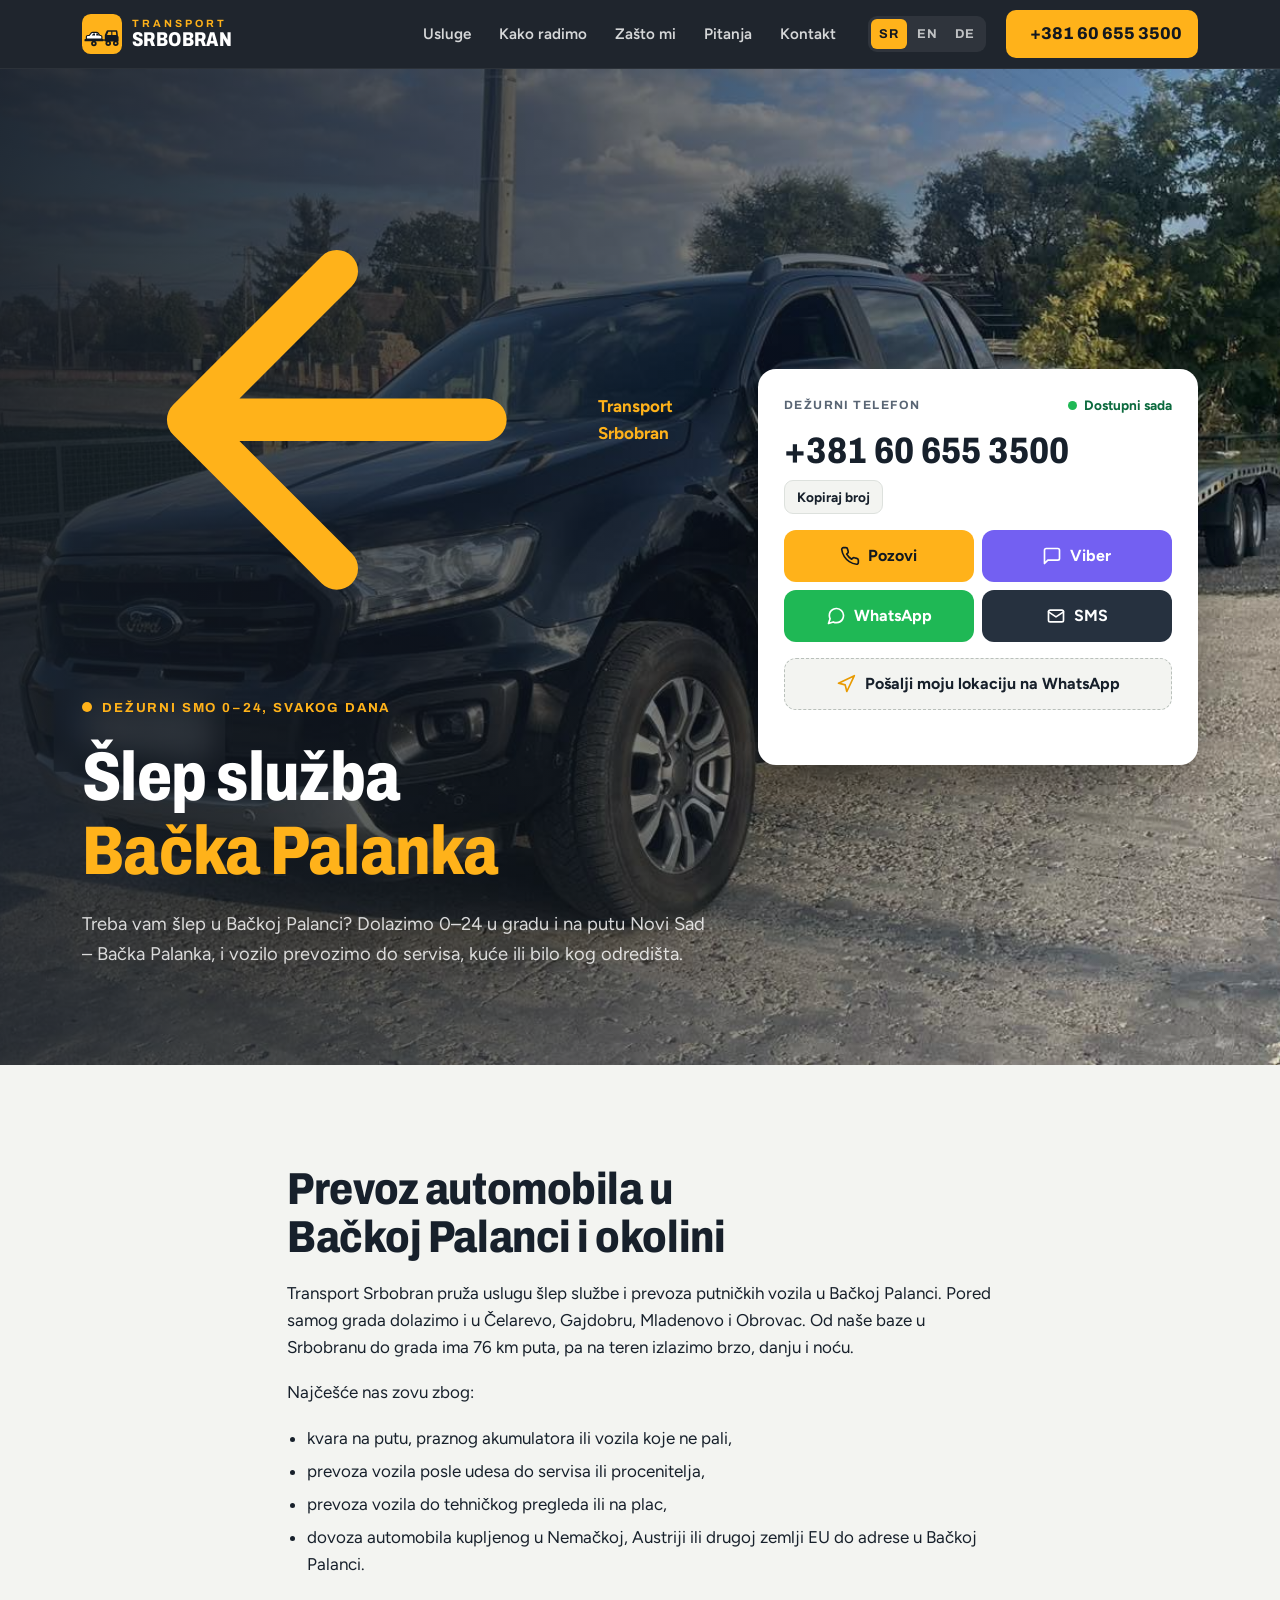
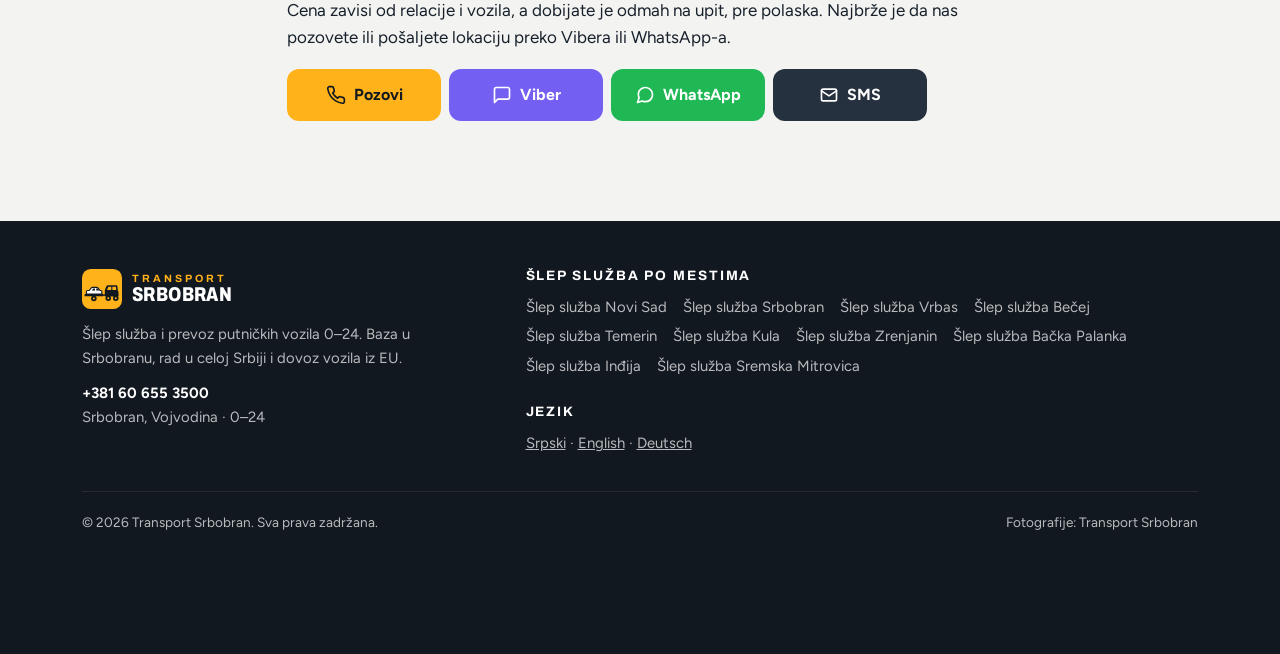
<file: slep-sluzba-backa-palanka/index.html>
<!doctype html>
<html lang="sr-Latn-RS">
<head>
<meta charset="utf-8">
<meta name="viewport" content="width=device-width, initial-scale=1, viewport-fit=cover">
<title>Šlep služba Bačka Palanka 0–24 | Prevoz automobila – Transport Srbobran</title>
<meta name="description" content="Šlep služba Bačka Palanka 0–24: pomoć na putu, prevoz vozila u kvaru i posle udesa, dovoz vozila iz EU. Pokrivamo i Čelarevo, Gajdobru, Mladenovo i Obrovac. ☎ +381 60 655 3500">
<link rel="canonical" href="https://transportsrbobran.com/slep-sluzba-backa-palanka/">
<link rel="alternate" hreflang="sr-RS" href="https://transportsrbobran.com/slep-sluzba-backa-palanka/">
<meta name="robots" content="index, follow, max-image-preview:large">
<meta name="theme-color" content="#121820">
<meta name="geo.region" content="RS-VO">
<meta name="geo.placename" content="Srbobran, Novi Sad">
<meta name="geo.position" content="45.5477;19.7908">
<meta name="ICBM" content="45.5477, 19.7908">
<meta property="og:type" content="website">
<meta property="og:site_name" content="Transport Srbobran">
<meta property="og:locale" content="sr_RS">
<meta property="og:title" content="Šlep služba Bačka Palanka 0–24 | Prevoz automobila – Transport Srbobran">
<meta property="og:description" content="Šlep služba Bačka Palanka 0–24: pomoć na putu, prevoz vozila u kvaru i posle udesa, dovoz vozila iz EU. Pokrivamo i Čelarevo, Gajdobru, Mladenovo i Obrovac. ☎ +381 60 655 3500">
<meta property="og:url" content="https://transportsrbobran.com/slep-sluzba-backa-palanka/">
<meta property="og:image" content="https://transportsrbobran.com/assets/img/front-1600.jpg">
<meta name="twitter:card" content="summary_large_image">
<link rel="icon" href="../assets/logo.svg" type="image/svg+xml">
<link rel="apple-touch-icon" href="../assets/logo.svg">
<link rel="preconnect" href="https://fonts.googleapis.com">
<link rel="preconnect" href="https://fonts.gstatic.com" crossorigin>
<link rel="stylesheet" href="https://fonts.googleapis.com/css2?family=Archivo:wdth,wght@62..125,600..900&family=Figtree:wght@400;600;700;800&display=swap">
<link rel="stylesheet" href="../assets/style.css">
<link rel="preload" as="image" href="../assets/img/front-1600.jpg" imagesrcset="../assets/img/front-800.jpg 800w, ../assets/img/front-1600.jpg 1600w" imagesizes="100vw">
<script type="application/ld+json">{"@context": "https://schema.org", "@type": "Service", "serviceType": "Šlep služba i prevoz vozila", "name": "Šlep služba Bačka Palanka", "provider": {"@id": "https://transportsrbobran.com/#business", "@type": "AutomotiveBusiness", "name": "Transport Srbobran", "telephone": "+381606553500"}, "areaServed": {"@type": "City", "name": "Bačka Palanka"}, "url": "https://transportsrbobran.com/slep-sluzba-backa-palanka/", "availableChannel": {"@type": "ServiceChannel", "servicePhone": {"@type": "ContactPoint", "telephone": "+381606553500"}}}</script>
<script type="application/ld+json">{"@context": "https://schema.org", "@type": "BreadcrumbList", "itemListElement": [{"@type": "ListItem", "position": 1, "name": "Transport Srbobran", "item": "https://transportsrbobran.com/"}, {"@type": "ListItem", "position": 2, "name": "Šlep služba Bačka Palanka", "item": "https://transportsrbobran.com/slep-sluzba-backa-palanka/"}]}</script>
</head>
<body>
<a class="skip" href="#main">Preskoči na sadržaj</a>
<header class="site-header">
 <div class="wrap nav">
  <a class="brand" href="../" aria-label="Transport Srbobran">
   <img src="../assets/logo.svg" alt="" width="40" height="40">
   <span class="brand-txt"><small>TRANSPORT</small><strong>SRBOBRAN</strong></span>
  </a>
  <ul class="menu" id="menu"><li><a href="../#usluge">Usluge</a></li><li><a href="../#kako">Kako radimo</a></li><li><a href="../#zasto">Zašto mi</a></li><li><a href="../#pitanja">Pitanja</a></li><li><a href="../#kontakt">Kontakt</a></li></ul>
  <nav class="langs" aria-label="Jezik"><a href="../" hreflang="sr-Latn-RS" aria-current="true">SR</a><a href="../en/" hreflang="en" aria-current="false">EN</a><a href="../de/" hreflang="de" aria-current="false">DE</a></nav>
  <a class="nav-call" href="tel:+381606553500"><svg viewBox="0 0 24 24" fill="none" stroke="currentColor" stroke-width="2" stroke-linecap="round" stroke-linejoin="round" aria-hidden="true"><path d="M22 16.9v3a2 2 0 0 1-2.2 2 19.8 19.8 0 0 1-8.6-3.1 19.5 19.5 0 0 1-6-6A19.8 19.8 0 0 1 2.1 4.2 2 2 0 0 1 4.1 2h3a2 2 0 0 1 2 1.7c.1.9.4 1.8.7 2.7a2 2 0 0 1-.5 2.1L8 9.8a16 16 0 0 0 6 6l1.3-1.3a2 2 0 0 1 2.1-.4c.9.3 1.8.6 2.7.7a2 2 0 0 1 1.7 2z"/></svg>+381 60 655 3500</a>
  <button class="burger" aria-expanded="false" aria-controls="menu" aria-label="Meni"><svg viewBox="0 0 24 24" fill="none" stroke="currentColor" stroke-width="2" stroke-linecap="round" stroke-linejoin="round" aria-hidden="true"><path d="M3 6h18M3 12h18M3 18h18"/></svg></button>
 </div>
</header>
<main id="main">
<section class="hero city-hero" style="padding:0">
 <div class="hero-bg"><img src="../assets/img/front-1600.jpg" srcset="../assets/img/front-800.jpg 800w, ../assets/img/front-1600.jpg 1600w" sizes="100vw" alt="" fetchpriority="high"></div>
 <div class="wrap hero-inner">
  <div class="hero-copy reveal">
   <a class="back" href="../" style="color:var(--beacon)"><svg viewBox="0 0 24 24" fill="none" stroke="currentColor" stroke-width="2" stroke-linecap="round" stroke-linejoin="round" aria-hidden="true"><path d="M19 12H5M12 19l-7-7 7-7"/></svg>Transport Srbobran</a>
   <span class="eyebrow"><i class="pulse"></i>Dežurni smo 0–24, svakog dana</span>
   <h1>Šlep služba <span class="hl">Bačka Palanka</span></h1>
   <p class="lead">Treba vam šlep u Bačkoj Palanci? Dolazimo 0–24 u gradu i na putu Novi Sad – Bačka Palanka, i vozilo prevozimo do servisa, kuće ili bilo kog odredišta.</p>
  </div>
  <div class="dispatch reveal d2">
 <div class="dispatch-head"><span>Dežurni telefon</span><span class="status"><i></i>Dostupni sada</span></div>
 <div class="num-row"><a class="num" href="tel:+381606553500">+381 60 655 3500</a><button class="copy" type="button" data-copy="+381606553500" data-done="Kopirano ✓">Kopiraj broj</button></div>
 <div class="channels">
 <a class="btn btn-call" href="tel:+381606553500"><svg viewBox="0 0 24 24" fill="none" stroke="currentColor" stroke-width="2" stroke-linecap="round" stroke-linejoin="round" aria-hidden="true"><path d="M22 16.9v3a2 2 0 0 1-2.2 2 19.8 19.8 0 0 1-8.6-3.1 19.5 19.5 0 0 1-6-6A19.8 19.8 0 0 1 2.1 4.2 2 2 0 0 1 4.1 2h3a2 2 0 0 1 2 1.7c.1.9.4 1.8.7 2.7a2 2 0 0 1-.5 2.1L8 9.8a16 16 0 0 0 6 6l1.3-1.3a2 2 0 0 1 2.1-.4c.9.3 1.8.6 2.7.7a2 2 0 0 1 1.7 2z"/></svg>Pozovi</a>
 <a class="btn btn-viber" href="viber://chat?number=%2B381606553500"><svg viewBox="0 0 24 24" fill="none" stroke="currentColor" stroke-width="2" stroke-linecap="round" stroke-linejoin="round" aria-hidden="true"><path d="M21 15a2 2 0 0 1-2 2H7l-4 4V5a2 2 0 0 1 2-2h14a2 2 0 0 1 2 2z"/></svg>Viber</a>
 <a class="btn btn-wa" href="https://wa.me/381606553500" target="_blank" rel="noopener"><svg viewBox="0 0 24 24" fill="none" stroke="currentColor" stroke-width="2" stroke-linecap="round" stroke-linejoin="round" aria-hidden="true"><path d="M21 11.5a8.4 8.4 0 0 1-.9 3.8 8.5 8.5 0 0 1-7.6 4.7 8.4 8.4 0 0 1-3.8-.9L3 21l1.9-5.7a8.4 8.4 0 0 1-.9-3.8 8.5 8.5 0 0 1 4.7-7.6 8.4 8.4 0 0 1 3.8-.9h.5a8.5 8.5 0 0 1 8 8v.5z"/></svg>WhatsApp</a>
 <a class="btn btn-sms" href="sms:+381606553500"><svg viewBox="0 0 24 24" fill="none" stroke="currentColor" stroke-width="2" stroke-linecap="round" stroke-linejoin="round" aria-hidden="true"><rect x="3" y="5" width="18" height="14" rx="2"/><path d="m3 7 9 6 9-6"/></svg>SMS</a>
</div>
 <button class="loc-btn" type="button" data-locate data-note="loc-note-hero" data-msg="Zdravo, treba mi šlep. Moja lokacija:" data-wait="Tražim lokaciju…" data-err="Lokacija nije dostupna. Pozovite nas ili pošaljite lokaciju ručno iz Google mapa."><svg viewBox="0 0 24 24" fill="none" stroke="currentColor" stroke-width="2" stroke-linecap="round" stroke-linejoin="round" aria-hidden="true"><path d="M3 11l19-9-9 19-2-8-8-2z"/></svg>Pošalji moju lokaciju na WhatsApp</button>
 <p class="loc-note" id="loc-note-hero" aria-live="polite"></p>
</div>
 </div>
</section>
<section>
 <div class="wrap prose">
  <h2>Prevoz automobila u Bačkoj Palanci i okolini</h2>
  <p>Transport Srbobran pruža uslugu šlep službe i prevoza putničkih vozila u Bačkoj Palanci. Pored samog grada dolazimo i u Čelarevo, Gajdobru, Mladenovo i Obrovac. Od naše baze u Srbobranu do grada ima 76 km puta, pa na teren izlazimo brzo, danju i noću.</p>
  <p>Najčešće nas zovu zbog:</p>
  <ul>
   <li>kvara na putu, praznog akumulatora ili vozila koje ne pali,</li>
   <li>prevoza vozila posle udesa do servisa ili procenitelja,</li>
   <li>prevoza vozila do tehničkog pregleda ili na plac,</li>
   <li>dovoza automobila kupljenog u Nemačkoj, Austriji ili drugoj zemlji EU do adrese u Bačkoj Palanci.</li>
  </ul>
  <p>Cena zavisi od relacije i vozila, a dobijate je odmah na upit, pre polaska. Najbrže je da nas pozovete ili pošaljete lokaciju preko Vibera ili WhatsApp-a.</p>
  <div class="channels">
 <a class="btn btn-call" href="tel:+381606553500"><svg viewBox="0 0 24 24" fill="none" stroke="currentColor" stroke-width="2" stroke-linecap="round" stroke-linejoin="round" aria-hidden="true"><path d="M22 16.9v3a2 2 0 0 1-2.2 2 19.8 19.8 0 0 1-8.6-3.1 19.5 19.5 0 0 1-6-6A19.8 19.8 0 0 1 2.1 4.2 2 2 0 0 1 4.1 2h3a2 2 0 0 1 2 1.7c.1.9.4 1.8.7 2.7a2 2 0 0 1-.5 2.1L8 9.8a16 16 0 0 0 6 6l1.3-1.3a2 2 0 0 1 2.1-.4c.9.3 1.8.6 2.7.7a2 2 0 0 1 1.7 2z"/></svg>Pozovi</a>
 <a class="btn btn-viber" href="viber://chat?number=%2B381606553500"><svg viewBox="0 0 24 24" fill="none" stroke="currentColor" stroke-width="2" stroke-linecap="round" stroke-linejoin="round" aria-hidden="true"><path d="M21 15a2 2 0 0 1-2 2H7l-4 4V5a2 2 0 0 1 2-2h14a2 2 0 0 1 2 2z"/></svg>Viber</a>
 <a class="btn btn-wa" href="https://wa.me/381606553500" target="_blank" rel="noopener"><svg viewBox="0 0 24 24" fill="none" stroke="currentColor" stroke-width="2" stroke-linecap="round" stroke-linejoin="round" aria-hidden="true"><path d="M21 11.5a8.4 8.4 0 0 1-.9 3.8 8.5 8.5 0 0 1-7.6 4.7 8.4 8.4 0 0 1-3.8-.9L3 21l1.9-5.7a8.4 8.4 0 0 1-.9-3.8 8.5 8.5 0 0 1 4.7-7.6 8.4 8.4 0 0 1 3.8-.9h.5a8.5 8.5 0 0 1 8 8v.5z"/></svg>WhatsApp</a>
 <a class="btn btn-sms" href="sms:+381606553500"><svg viewBox="0 0 24 24" fill="none" stroke="currentColor" stroke-width="2" stroke-linecap="round" stroke-linejoin="round" aria-hidden="true"><rect x="3" y="5" width="18" height="14" rx="2"/><path d="m3 7 9 6 9-6"/></svg>SMS</a>
</div>
 </div>
</section>
</main>
<footer class="site-footer">
 <div class="wrap">
  <div class="foot-grid">
   <div>
    <a class="brand" href="../" aria-label="Transport Srbobran"><img src="../assets/logo.svg" alt="" width="40" height="40"><span class="brand-txt"><small>TRANSPORT</small><strong style="color:#fff">SRBOBRAN</strong></span></a>
    <p style="margin-top:14px;max-width:44ch">Šlep služba i prevoz putničkih vozila 0–24. Baza u Srbobranu, rad u celoj Srbiji i dovoz vozila iz EU.</p>
    <p style="margin-top:12px"><a href="tel:+381606553500" style="color:#fff;font-weight:700;text-decoration:none">+381 60 655 3500</a><br>Srbobran, Vojvodina · 0–24</p>
   </div>
   <div>
    <h3>Šlep služba po mestima</h3>
    <ul class="places"><li><a href="../slep-sluzba-novi-sad/">Šlep služba Novi Sad</a></li><li><a href="../slep-sluzba-srbobran/">Šlep služba Srbobran</a></li><li><a href="../slep-sluzba-vrbas/">Šlep služba Vrbas</a></li><li><a href="../slep-sluzba-becej/">Šlep služba Bečej</a></li><li><a href="../slep-sluzba-temerin/">Šlep služba Temerin</a></li><li><a href="../slep-sluzba-kula/">Šlep služba Kula</a></li><li><a href="../slep-sluzba-zrenjanin/">Šlep služba Zrenjanin</a></li><li><a href="../slep-sluzba-backa-palanka/">Šlep služba Bačka Palanka</a></li><li><a href="../slep-sluzba-indjija/">Šlep služba Inđija</a></li><li><a href="../slep-sluzba-sremska-mitrovica/">Šlep služba Sremska Mitrovica</a></li></ul>
    <h3 style="margin-top:26px">Jezik</h3>
    <p><a href="../" hreflang="sr-Latn-RS">Srpski</a> · <a href="../en/" hreflang="en">English</a> · <a href="../de/" hreflang="de">Deutsch</a></p>
   </div>
  </div>
  <div class="foot-bottom"><span>© <span id="year">2026</span> Transport Srbobran. Sva prava zadržana.</span><span>Fotografije: Transport Srbobran</span></div>
 </div>
</footer>
<div class="callbar">
 <a class="btn btn-call" href="tel:+381606553500"><svg viewBox="0 0 24 24" fill="none" stroke="currentColor" stroke-width="2" stroke-linecap="round" stroke-linejoin="round" aria-hidden="true"><path d="M22 16.9v3a2 2 0 0 1-2.2 2 19.8 19.8 0 0 1-8.6-3.1 19.5 19.5 0 0 1-6-6A19.8 19.8 0 0 1 2.1 4.2 2 2 0 0 1 4.1 2h3a2 2 0 0 1 2 1.7c.1.9.4 1.8.7 2.7a2 2 0 0 1-.5 2.1L8 9.8a16 16 0 0 0 6 6l1.3-1.3a2 2 0 0 1 2.1-.4c.9.3 1.8.6 2.7.7a2 2 0 0 1 1.7 2z"/></svg>Pozovi</a>
 <a class="btn btn-viber" href="viber://chat?number=%2B381606553500"><svg viewBox="0 0 24 24" fill="none" stroke="currentColor" stroke-width="2" stroke-linecap="round" stroke-linejoin="round" aria-hidden="true"><path d="M21 15a2 2 0 0 1-2 2H7l-4 4V5a2 2 0 0 1 2-2h14a2 2 0 0 1 2 2z"/></svg>Viber</a>
 <a class="btn btn-wa" href="https://wa.me/381606553500" target="_blank" rel="noopener"><svg viewBox="0 0 24 24" fill="none" stroke="currentColor" stroke-width="2" stroke-linecap="round" stroke-linejoin="round" aria-hidden="true"><path d="M21 11.5a8.4 8.4 0 0 1-.9 3.8 8.5 8.5 0 0 1-7.6 4.7 8.4 8.4 0 0 1-3.8-.9L3 21l1.9-5.7a8.4 8.4 0 0 1-.9-3.8 8.5 8.5 0 0 1 4.7-7.6 8.4 8.4 0 0 1 3.8-.9h.5a8.5 8.5 0 0 1 8 8v.5z"/></svg>WhatsApp</a>
</div>
<script src="../assets/main.js" defer></script>
</body>
</html>
</file>
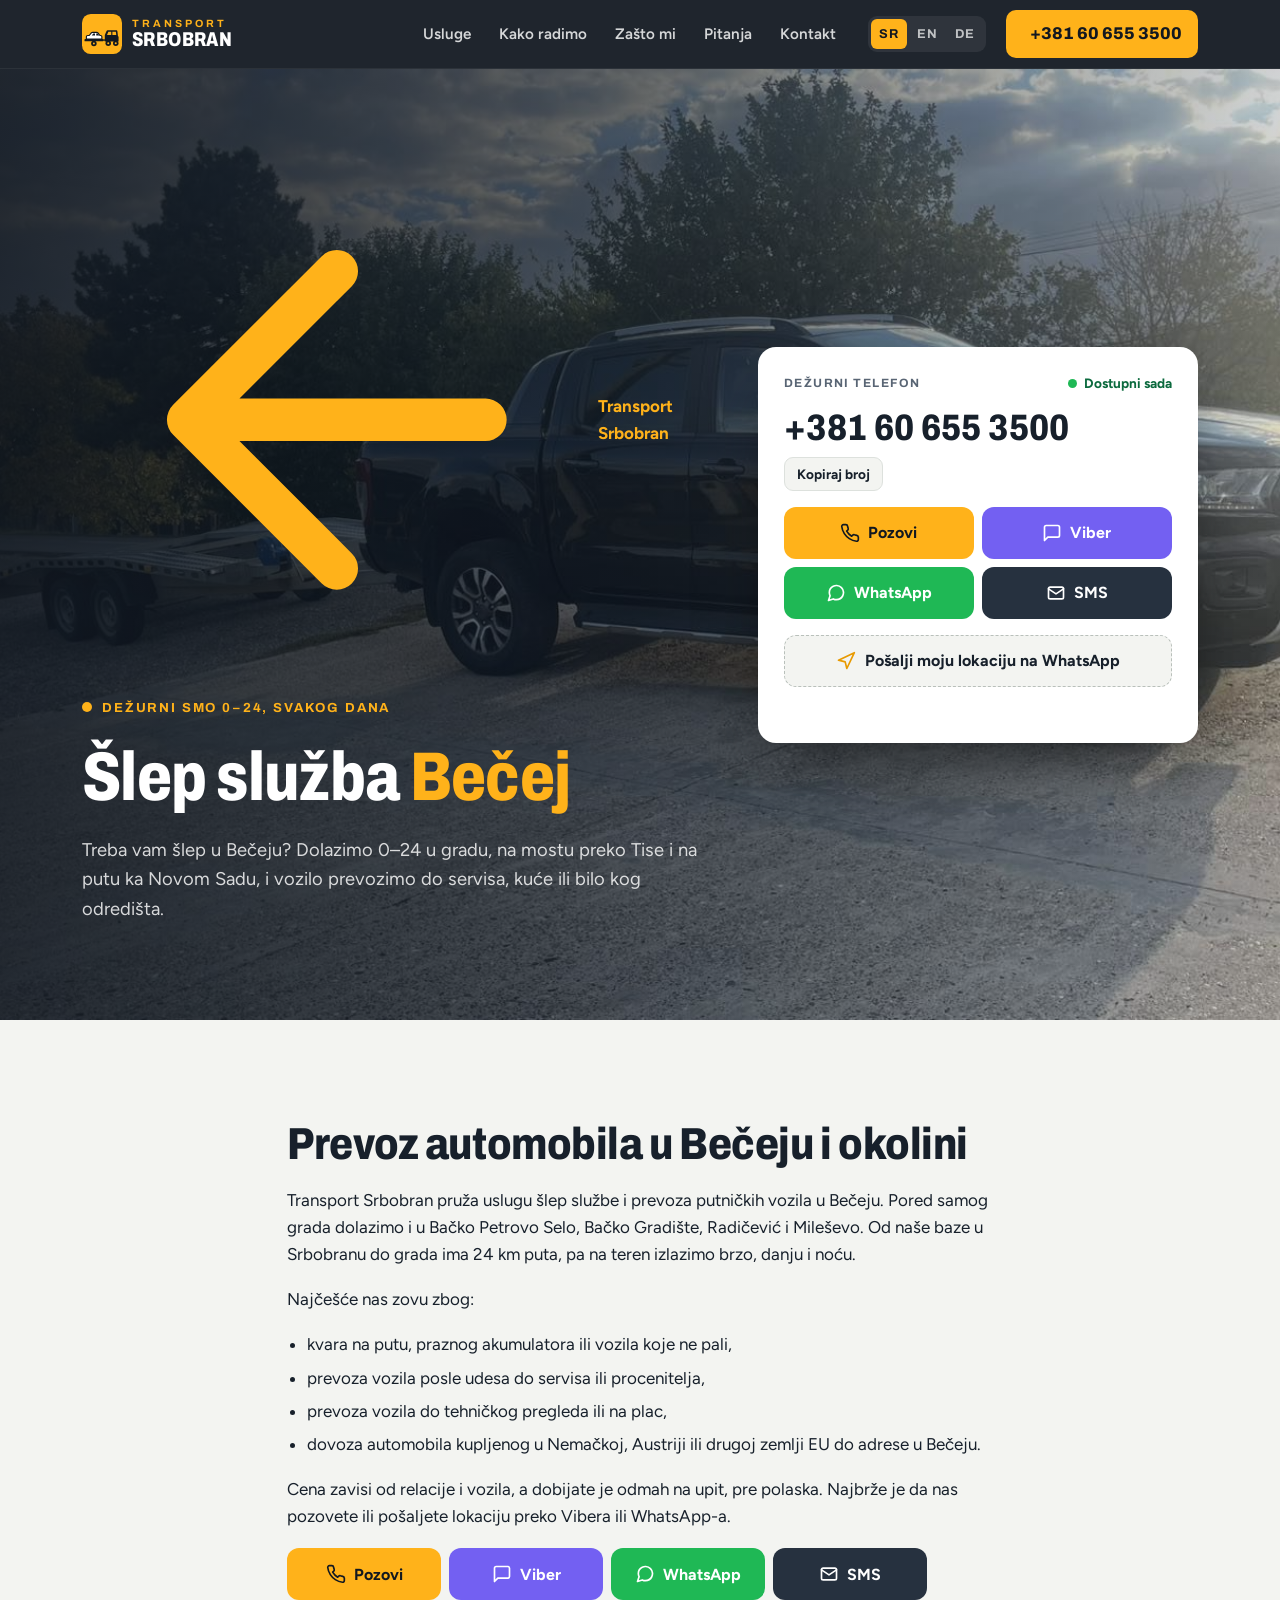
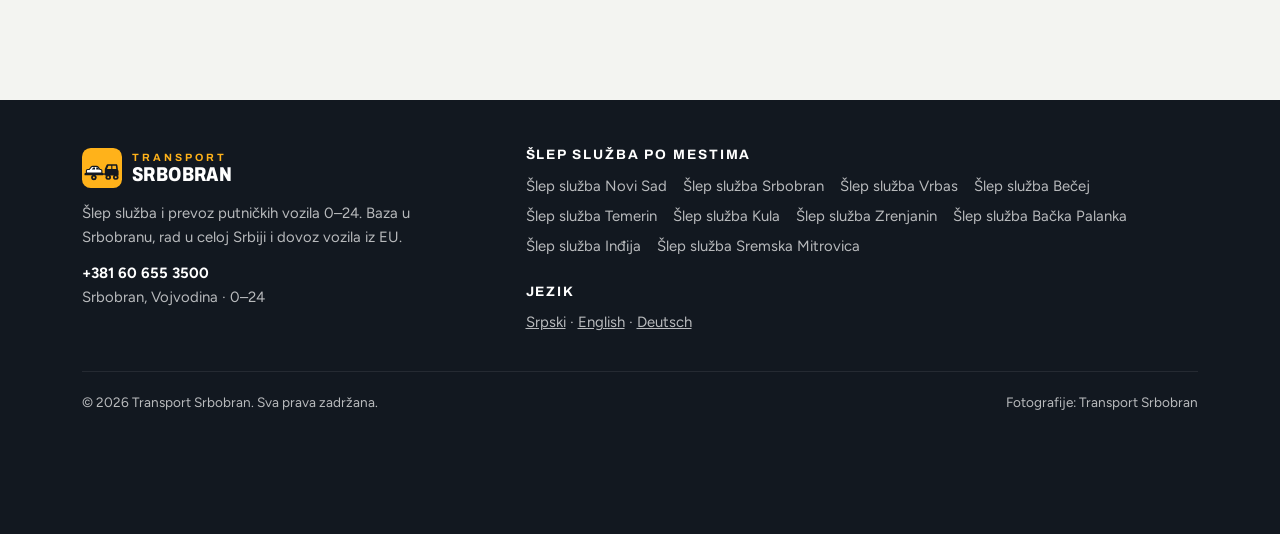
<file: slep-sluzba-becej/index.html>
<!doctype html>
<html lang="sr-Latn-RS">
<head>
<meta charset="utf-8">
<meta name="viewport" content="width=device-width, initial-scale=1, viewport-fit=cover">
<title>Šlep služba Bečej 0–24 | Prevoz automobila – Transport Srbobran</title>
<meta name="description" content="Šlep služba Bečej 0–24: pomoć na putu, prevoz vozila u kvaru i posle udesa, dovoz vozila iz EU. Pokrivamo i Bačko Petrovo Selo, Bačko Gradište, Radičević i Mileševo. ☎ +381 60 655 3500">
<link rel="canonical" href="https://transportsrbobran.com/slep-sluzba-becej/">
<link rel="alternate" hreflang="sr-RS" href="https://transportsrbobran.com/slep-sluzba-becej/">
<meta name="robots" content="index, follow, max-image-preview:large">
<meta name="theme-color" content="#121820">
<meta name="geo.region" content="RS-VO">
<meta name="geo.placename" content="Srbobran, Novi Sad">
<meta name="geo.position" content="45.5477;19.7908">
<meta name="ICBM" content="45.5477, 19.7908">
<meta property="og:type" content="website">
<meta property="og:site_name" content="Transport Srbobran">
<meta property="og:locale" content="sr_RS">
<meta property="og:title" content="Šlep služba Bečej 0–24 | Prevoz automobila – Transport Srbobran">
<meta property="og:description" content="Šlep služba Bečej 0–24: pomoć na putu, prevoz vozila u kvaru i posle udesa, dovoz vozila iz EU. Pokrivamo i Bačko Petrovo Selo, Bačko Gradište, Radičević i Mileševo. ☎ +381 60 655 3500">
<meta property="og:url" content="https://transportsrbobran.com/slep-sluzba-becej/">
<meta property="og:image" content="https://transportsrbobran.com/assets/img/hero-1600.jpg">
<meta name="twitter:card" content="summary_large_image">
<link rel="icon" href="../assets/logo.svg" type="image/svg+xml">
<link rel="apple-touch-icon" href="../assets/logo.svg">
<link rel="preconnect" href="https://fonts.googleapis.com">
<link rel="preconnect" href="https://fonts.gstatic.com" crossorigin>
<link rel="stylesheet" href="https://fonts.googleapis.com/css2?family=Archivo:wdth,wght@62..125,600..900&family=Figtree:wght@400;600;700;800&display=swap">
<link rel="stylesheet" href="../assets/style.css">
<link rel="preload" as="image" href="../assets/img/hero-1600.jpg" imagesrcset="../assets/img/hero-800.jpg 800w, ../assets/img/hero-1600.jpg 1600w" imagesizes="100vw">
<script type="application/ld+json">{"@context": "https://schema.org", "@type": "Service", "serviceType": "Šlep služba i prevoz vozila", "name": "Šlep služba Bečej", "provider": {"@id": "https://transportsrbobran.com/#business", "@type": "AutomotiveBusiness", "name": "Transport Srbobran", "telephone": "+381606553500"}, "areaServed": {"@type": "City", "name": "Bečej"}, "url": "https://transportsrbobran.com/slep-sluzba-becej/", "availableChannel": {"@type": "ServiceChannel", "servicePhone": {"@type": "ContactPoint", "telephone": "+381606553500"}}}</script>
<script type="application/ld+json">{"@context": "https://schema.org", "@type": "BreadcrumbList", "itemListElement": [{"@type": "ListItem", "position": 1, "name": "Transport Srbobran", "item": "https://transportsrbobran.com/"}, {"@type": "ListItem", "position": 2, "name": "Šlep služba Bečej", "item": "https://transportsrbobran.com/slep-sluzba-becej/"}]}</script>
</head>
<body>
<a class="skip" href="#main">Preskoči na sadržaj</a>
<header class="site-header">
 <div class="wrap nav">
  <a class="brand" href="../" aria-label="Transport Srbobran">
   <img src="../assets/logo.svg" alt="" width="40" height="40">
   <span class="brand-txt"><small>TRANSPORT</small><strong>SRBOBRAN</strong></span>
  </a>
  <ul class="menu" id="menu"><li><a href="../#usluge">Usluge</a></li><li><a href="../#kako">Kako radimo</a></li><li><a href="../#zasto">Zašto mi</a></li><li><a href="../#pitanja">Pitanja</a></li><li><a href="../#kontakt">Kontakt</a></li></ul>
  <nav class="langs" aria-label="Jezik"><a href="../" hreflang="sr-Latn-RS" aria-current="true">SR</a><a href="../en/" hreflang="en" aria-current="false">EN</a><a href="../de/" hreflang="de" aria-current="false">DE</a></nav>
  <a class="nav-call" href="tel:+381606553500"><svg viewBox="0 0 24 24" fill="none" stroke="currentColor" stroke-width="2" stroke-linecap="round" stroke-linejoin="round" aria-hidden="true"><path d="M22 16.9v3a2 2 0 0 1-2.2 2 19.8 19.8 0 0 1-8.6-3.1 19.5 19.5 0 0 1-6-6A19.8 19.8 0 0 1 2.1 4.2 2 2 0 0 1 4.1 2h3a2 2 0 0 1 2 1.7c.1.9.4 1.8.7 2.7a2 2 0 0 1-.5 2.1L8 9.8a16 16 0 0 0 6 6l1.3-1.3a2 2 0 0 1 2.1-.4c.9.3 1.8.6 2.7.7a2 2 0 0 1 1.7 2z"/></svg>+381 60 655 3500</a>
  <button class="burger" aria-expanded="false" aria-controls="menu" aria-label="Meni"><svg viewBox="0 0 24 24" fill="none" stroke="currentColor" stroke-width="2" stroke-linecap="round" stroke-linejoin="round" aria-hidden="true"><path d="M3 6h18M3 12h18M3 18h18"/></svg></button>
 </div>
</header>
<main id="main">
<section class="hero city-hero" style="padding:0">
 <div class="hero-bg"><img src="../assets/img/hero-1600.jpg" srcset="../assets/img/hero-800.jpg 800w, ../assets/img/hero-1600.jpg 1600w" sizes="100vw" alt="" fetchpriority="high"></div>
 <div class="wrap hero-inner">
  <div class="hero-copy reveal">
   <a class="back" href="../" style="color:var(--beacon)"><svg viewBox="0 0 24 24" fill="none" stroke="currentColor" stroke-width="2" stroke-linecap="round" stroke-linejoin="round" aria-hidden="true"><path d="M19 12H5M12 19l-7-7 7-7"/></svg>Transport Srbobran</a>
   <span class="eyebrow"><i class="pulse"></i>Dežurni smo 0–24, svakog dana</span>
   <h1>Šlep služba <span class="hl">Bečej</span></h1>
   <p class="lead">Treba vam šlep u Bečeju? Dolazimo 0–24 u gradu, na mostu preko Tise i na putu ka Novom Sadu, i vozilo prevozimo do servisa, kuće ili bilo kog odredišta.</p>
  </div>
  <div class="dispatch reveal d2">
 <div class="dispatch-head"><span>Dežurni telefon</span><span class="status"><i></i>Dostupni sada</span></div>
 <div class="num-row"><a class="num" href="tel:+381606553500">+381 60 655 3500</a><button class="copy" type="button" data-copy="+381606553500" data-done="Kopirano ✓">Kopiraj broj</button></div>
 <div class="channels">
 <a class="btn btn-call" href="tel:+381606553500"><svg viewBox="0 0 24 24" fill="none" stroke="currentColor" stroke-width="2" stroke-linecap="round" stroke-linejoin="round" aria-hidden="true"><path d="M22 16.9v3a2 2 0 0 1-2.2 2 19.8 19.8 0 0 1-8.6-3.1 19.5 19.5 0 0 1-6-6A19.8 19.8 0 0 1 2.1 4.2 2 2 0 0 1 4.1 2h3a2 2 0 0 1 2 1.7c.1.9.4 1.8.7 2.7a2 2 0 0 1-.5 2.1L8 9.8a16 16 0 0 0 6 6l1.3-1.3a2 2 0 0 1 2.1-.4c.9.3 1.8.6 2.7.7a2 2 0 0 1 1.7 2z"/></svg>Pozovi</a>
 <a class="btn btn-viber" href="viber://chat?number=%2B381606553500"><svg viewBox="0 0 24 24" fill="none" stroke="currentColor" stroke-width="2" stroke-linecap="round" stroke-linejoin="round" aria-hidden="true"><path d="M21 15a2 2 0 0 1-2 2H7l-4 4V5a2 2 0 0 1 2-2h14a2 2 0 0 1 2 2z"/></svg>Viber</a>
 <a class="btn btn-wa" href="https://wa.me/381606553500" target="_blank" rel="noopener"><svg viewBox="0 0 24 24" fill="none" stroke="currentColor" stroke-width="2" stroke-linecap="round" stroke-linejoin="round" aria-hidden="true"><path d="M21 11.5a8.4 8.4 0 0 1-.9 3.8 8.5 8.5 0 0 1-7.6 4.7 8.4 8.4 0 0 1-3.8-.9L3 21l1.9-5.7a8.4 8.4 0 0 1-.9-3.8 8.5 8.5 0 0 1 4.7-7.6 8.4 8.4 0 0 1 3.8-.9h.5a8.5 8.5 0 0 1 8 8v.5z"/></svg>WhatsApp</a>
 <a class="btn btn-sms" href="sms:+381606553500"><svg viewBox="0 0 24 24" fill="none" stroke="currentColor" stroke-width="2" stroke-linecap="round" stroke-linejoin="round" aria-hidden="true"><rect x="3" y="5" width="18" height="14" rx="2"/><path d="m3 7 9 6 9-6"/></svg>SMS</a>
</div>
 <button class="loc-btn" type="button" data-locate data-note="loc-note-hero" data-msg="Zdravo, treba mi šlep. Moja lokacija:" data-wait="Tražim lokaciju…" data-err="Lokacija nije dostupna. Pozovite nas ili pošaljite lokaciju ručno iz Google mapa."><svg viewBox="0 0 24 24" fill="none" stroke="currentColor" stroke-width="2" stroke-linecap="round" stroke-linejoin="round" aria-hidden="true"><path d="M3 11l19-9-9 19-2-8-8-2z"/></svg>Pošalji moju lokaciju na WhatsApp</button>
 <p class="loc-note" id="loc-note-hero" aria-live="polite"></p>
</div>
 </div>
</section>
<section>
 <div class="wrap prose">
  <h2>Prevoz automobila u Bečeju i okolini</h2>
  <p>Transport Srbobran pruža uslugu šlep službe i prevoza putničkih vozila u Bečeju. Pored samog grada dolazimo i u Bačko Petrovo Selo, Bačko Gradište, Radičević i Mileševo. Od naše baze u Srbobranu do grada ima 24 km puta, pa na teren izlazimo brzo, danju i noću.</p>
  <p>Najčešće nas zovu zbog:</p>
  <ul>
   <li>kvara na putu, praznog akumulatora ili vozila koje ne pali,</li>
   <li>prevoza vozila posle udesa do servisa ili procenitelja,</li>
   <li>prevoza vozila do tehničkog pregleda ili na plac,</li>
   <li>dovoza automobila kupljenog u Nemačkoj, Austriji ili drugoj zemlji EU do adrese u Bečeju.</li>
  </ul>
  <p>Cena zavisi od relacije i vozila, a dobijate je odmah na upit, pre polaska. Najbrže je da nas pozovete ili pošaljete lokaciju preko Vibera ili WhatsApp-a.</p>
  <div class="channels">
 <a class="btn btn-call" href="tel:+381606553500"><svg viewBox="0 0 24 24" fill="none" stroke="currentColor" stroke-width="2" stroke-linecap="round" stroke-linejoin="round" aria-hidden="true"><path d="M22 16.9v3a2 2 0 0 1-2.2 2 19.8 19.8 0 0 1-8.6-3.1 19.5 19.5 0 0 1-6-6A19.8 19.8 0 0 1 2.1 4.2 2 2 0 0 1 4.1 2h3a2 2 0 0 1 2 1.7c.1.9.4 1.8.7 2.7a2 2 0 0 1-.5 2.1L8 9.8a16 16 0 0 0 6 6l1.3-1.3a2 2 0 0 1 2.1-.4c.9.3 1.8.6 2.7.7a2 2 0 0 1 1.7 2z"/></svg>Pozovi</a>
 <a class="btn btn-viber" href="viber://chat?number=%2B381606553500"><svg viewBox="0 0 24 24" fill="none" stroke="currentColor" stroke-width="2" stroke-linecap="round" stroke-linejoin="round" aria-hidden="true"><path d="M21 15a2 2 0 0 1-2 2H7l-4 4V5a2 2 0 0 1 2-2h14a2 2 0 0 1 2 2z"/></svg>Viber</a>
 <a class="btn btn-wa" href="https://wa.me/381606553500" target="_blank" rel="noopener"><svg viewBox="0 0 24 24" fill="none" stroke="currentColor" stroke-width="2" stroke-linecap="round" stroke-linejoin="round" aria-hidden="true"><path d="M21 11.5a8.4 8.4 0 0 1-.9 3.8 8.5 8.5 0 0 1-7.6 4.7 8.4 8.4 0 0 1-3.8-.9L3 21l1.9-5.7a8.4 8.4 0 0 1-.9-3.8 8.5 8.5 0 0 1 4.7-7.6 8.4 8.4 0 0 1 3.8-.9h.5a8.5 8.5 0 0 1 8 8v.5z"/></svg>WhatsApp</a>
 <a class="btn btn-sms" href="sms:+381606553500"><svg viewBox="0 0 24 24" fill="none" stroke="currentColor" stroke-width="2" stroke-linecap="round" stroke-linejoin="round" aria-hidden="true"><rect x="3" y="5" width="18" height="14" rx="2"/><path d="m3 7 9 6 9-6"/></svg>SMS</a>
</div>
 </div>
</section>
</main>
<footer class="site-footer">
 <div class="wrap">
  <div class="foot-grid">
   <div>
    <a class="brand" href="../" aria-label="Transport Srbobran"><img src="../assets/logo.svg" alt="" width="40" height="40"><span class="brand-txt"><small>TRANSPORT</small><strong style="color:#fff">SRBOBRAN</strong></span></a>
    <p style="margin-top:14px;max-width:44ch">Šlep služba i prevoz putničkih vozila 0–24. Baza u Srbobranu, rad u celoj Srbiji i dovoz vozila iz EU.</p>
    <p style="margin-top:12px"><a href="tel:+381606553500" style="color:#fff;font-weight:700;text-decoration:none">+381 60 655 3500</a><br>Srbobran, Vojvodina · 0–24</p>
   </div>
   <div>
    <h3>Šlep služba po mestima</h3>
    <ul class="places"><li><a href="../slep-sluzba-novi-sad/">Šlep služba Novi Sad</a></li><li><a href="../slep-sluzba-srbobran/">Šlep služba Srbobran</a></li><li><a href="../slep-sluzba-vrbas/">Šlep služba Vrbas</a></li><li><a href="../slep-sluzba-becej/">Šlep služba Bečej</a></li><li><a href="../slep-sluzba-temerin/">Šlep služba Temerin</a></li><li><a href="../slep-sluzba-kula/">Šlep služba Kula</a></li><li><a href="../slep-sluzba-zrenjanin/">Šlep služba Zrenjanin</a></li><li><a href="../slep-sluzba-backa-palanka/">Šlep služba Bačka Palanka</a></li><li><a href="../slep-sluzba-indjija/">Šlep služba Inđija</a></li><li><a href="../slep-sluzba-sremska-mitrovica/">Šlep služba Sremska Mitrovica</a></li></ul>
    <h3 style="margin-top:26px">Jezik</h3>
    <p><a href="../" hreflang="sr-Latn-RS">Srpski</a> · <a href="../en/" hreflang="en">English</a> · <a href="../de/" hreflang="de">Deutsch</a></p>
   </div>
  </div>
  <div class="foot-bottom"><span>© <span id="year">2026</span> Transport Srbobran. Sva prava zadržana.</span><span>Fotografije: Transport Srbobran</span></div>
 </div>
</footer>
<div class="callbar">
 <a class="btn btn-call" href="tel:+381606553500"><svg viewBox="0 0 24 24" fill="none" stroke="currentColor" stroke-width="2" stroke-linecap="round" stroke-linejoin="round" aria-hidden="true"><path d="M22 16.9v3a2 2 0 0 1-2.2 2 19.8 19.8 0 0 1-8.6-3.1 19.5 19.5 0 0 1-6-6A19.8 19.8 0 0 1 2.1 4.2 2 2 0 0 1 4.1 2h3a2 2 0 0 1 2 1.7c.1.9.4 1.8.7 2.7a2 2 0 0 1-.5 2.1L8 9.8a16 16 0 0 0 6 6l1.3-1.3a2 2 0 0 1 2.1-.4c.9.3 1.8.6 2.7.7a2 2 0 0 1 1.7 2z"/></svg>Pozovi</a>
 <a class="btn btn-viber" href="viber://chat?number=%2B381606553500"><svg viewBox="0 0 24 24" fill="none" stroke="currentColor" stroke-width="2" stroke-linecap="round" stroke-linejoin="round" aria-hidden="true"><path d="M21 15a2 2 0 0 1-2 2H7l-4 4V5a2 2 0 0 1 2-2h14a2 2 0 0 1 2 2z"/></svg>Viber</a>
 <a class="btn btn-wa" href="https://wa.me/381606553500" target="_blank" rel="noopener"><svg viewBox="0 0 24 24" fill="none" stroke="currentColor" stroke-width="2" stroke-linecap="round" stroke-linejoin="round" aria-hidden="true"><path d="M21 11.5a8.4 8.4 0 0 1-.9 3.8 8.5 8.5 0 0 1-7.6 4.7 8.4 8.4 0 0 1-3.8-.9L3 21l1.9-5.7a8.4 8.4 0 0 1-.9-3.8 8.5 8.5 0 0 1 4.7-7.6 8.4 8.4 0 0 1 3.8-.9h.5a8.5 8.5 0 0 1 8 8v.5z"/></svg>WhatsApp</a>
</div>
<script src="../assets/main.js" defer></script>
</body>
</html>
</file>
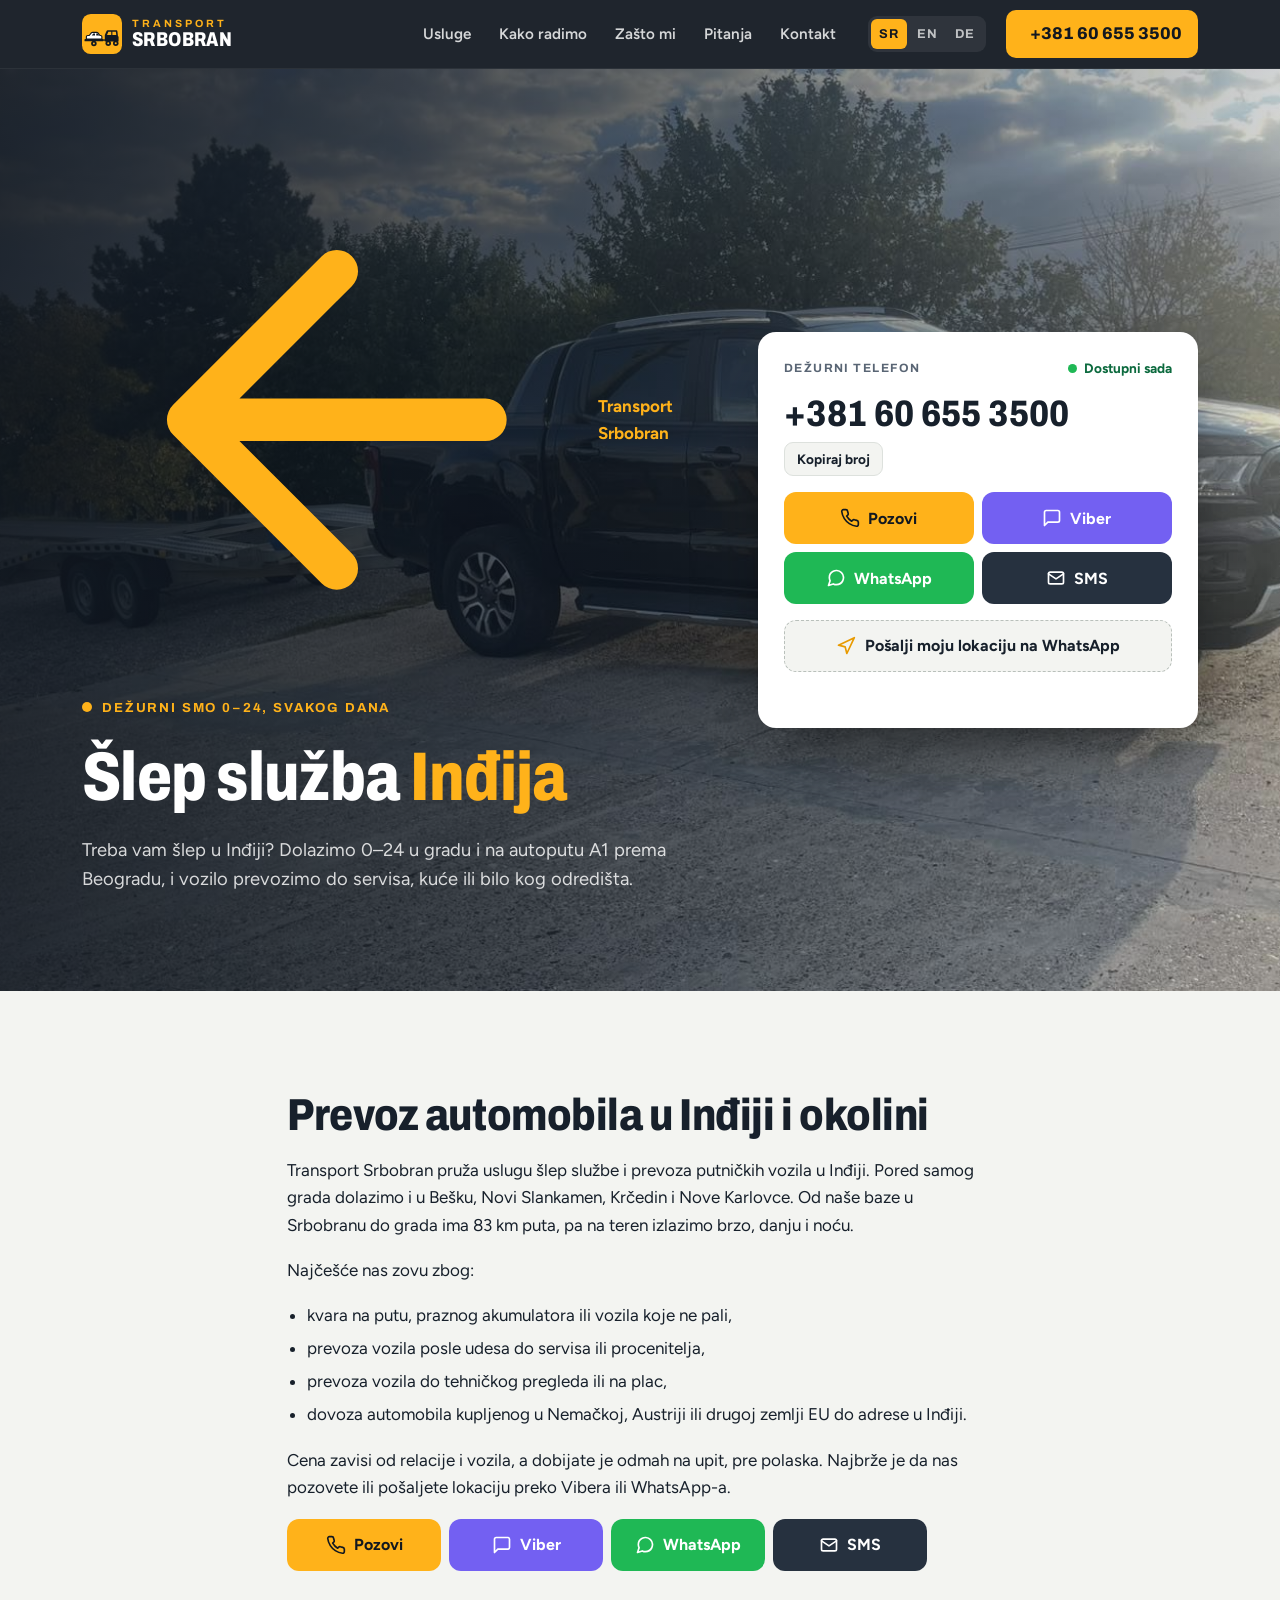
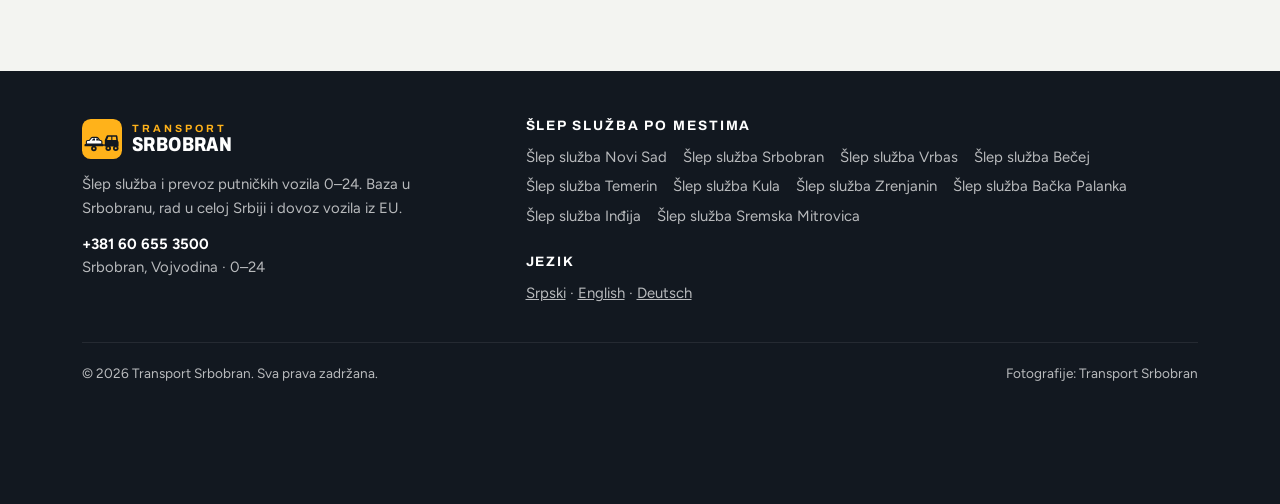
<file: slep-sluzba-indjija/index.html>
<!doctype html>
<html lang="sr-Latn-RS">
<head>
<meta charset="utf-8">
<meta name="viewport" content="width=device-width, initial-scale=1, viewport-fit=cover">
<title>Šlep služba Inđija 0–24 | Prevoz automobila – Transport Srbobran</title>
<meta name="description" content="Šlep služba Inđija 0–24: pomoć na putu, prevoz vozila u kvaru i posle udesa, dovoz vozila iz EU. Pokrivamo i Bešku, Novi Slankamen, Krčedin i Nove Karlovce. ☎ +381 60 655 3500">
<link rel="canonical" href="https://transportsrbobran.com/slep-sluzba-indjija/">
<link rel="alternate" hreflang="sr-RS" href="https://transportsrbobran.com/slep-sluzba-indjija/">
<meta name="robots" content="index, follow, max-image-preview:large">
<meta name="theme-color" content="#121820">
<meta name="geo.region" content="RS-VO">
<meta name="geo.placename" content="Srbobran, Novi Sad">
<meta name="geo.position" content="45.5477;19.7908">
<meta name="ICBM" content="45.5477, 19.7908">
<meta property="og:type" content="website">
<meta property="og:site_name" content="Transport Srbobran">
<meta property="og:locale" content="sr_RS">
<meta property="og:title" content="Šlep služba Inđija 0–24 | Prevoz automobila – Transport Srbobran">
<meta property="og:description" content="Šlep služba Inđija 0–24: pomoć na putu, prevoz vozila u kvaru i posle udesa, dovoz vozila iz EU. Pokrivamo i Bešku, Novi Slankamen, Krčedin i Nove Karlovce. ☎ +381 60 655 3500">
<meta property="og:url" content="https://transportsrbobran.com/slep-sluzba-indjija/">
<meta property="og:image" content="https://transportsrbobran.com/assets/img/hero-1600.jpg">
<meta name="twitter:card" content="summary_large_image">
<link rel="icon" href="../assets/logo.svg" type="image/svg+xml">
<link rel="apple-touch-icon" href="../assets/logo.svg">
<link rel="preconnect" href="https://fonts.googleapis.com">
<link rel="preconnect" href="https://fonts.gstatic.com" crossorigin>
<link rel="stylesheet" href="https://fonts.googleapis.com/css2?family=Archivo:wdth,wght@62..125,600..900&family=Figtree:wght@400;600;700;800&display=swap">
<link rel="stylesheet" href="../assets/style.css">
<link rel="preload" as="image" href="../assets/img/hero-1600.jpg" imagesrcset="../assets/img/hero-800.jpg 800w, ../assets/img/hero-1600.jpg 1600w" imagesizes="100vw">
<script type="application/ld+json">{"@context": "https://schema.org", "@type": "Service", "serviceType": "Šlep služba i prevoz vozila", "name": "Šlep služba Inđija", "provider": {"@id": "https://transportsrbobran.com/#business", "@type": "AutomotiveBusiness", "name": "Transport Srbobran", "telephone": "+381606553500"}, "areaServed": {"@type": "City", "name": "Inđija"}, "url": "https://transportsrbobran.com/slep-sluzba-indjija/", "availableChannel": {"@type": "ServiceChannel", "servicePhone": {"@type": "ContactPoint", "telephone": "+381606553500"}}}</script>
<script type="application/ld+json">{"@context": "https://schema.org", "@type": "BreadcrumbList", "itemListElement": [{"@type": "ListItem", "position": 1, "name": "Transport Srbobran", "item": "https://transportsrbobran.com/"}, {"@type": "ListItem", "position": 2, "name": "Šlep služba Inđija", "item": "https://transportsrbobran.com/slep-sluzba-indjija/"}]}</script>
</head>
<body>
<a class="skip" href="#main">Preskoči na sadržaj</a>
<header class="site-header">
 <div class="wrap nav">
  <a class="brand" href="../" aria-label="Transport Srbobran">
   <img src="../assets/logo.svg" alt="" width="40" height="40">
   <span class="brand-txt"><small>TRANSPORT</small><strong>SRBOBRAN</strong></span>
  </a>
  <ul class="menu" id="menu"><li><a href="../#usluge">Usluge</a></li><li><a href="../#kako">Kako radimo</a></li><li><a href="../#zasto">Zašto mi</a></li><li><a href="../#pitanja">Pitanja</a></li><li><a href="../#kontakt">Kontakt</a></li></ul>
  <nav class="langs" aria-label="Jezik"><a href="../" hreflang="sr-Latn-RS" aria-current="true">SR</a><a href="../en/" hreflang="en" aria-current="false">EN</a><a href="../de/" hreflang="de" aria-current="false">DE</a></nav>
  <a class="nav-call" href="tel:+381606553500"><svg viewBox="0 0 24 24" fill="none" stroke="currentColor" stroke-width="2" stroke-linecap="round" stroke-linejoin="round" aria-hidden="true"><path d="M22 16.9v3a2 2 0 0 1-2.2 2 19.8 19.8 0 0 1-8.6-3.1 19.5 19.5 0 0 1-6-6A19.8 19.8 0 0 1 2.1 4.2 2 2 0 0 1 4.1 2h3a2 2 0 0 1 2 1.7c.1.9.4 1.8.7 2.7a2 2 0 0 1-.5 2.1L8 9.8a16 16 0 0 0 6 6l1.3-1.3a2 2 0 0 1 2.1-.4c.9.3 1.8.6 2.7.7a2 2 0 0 1 1.7 2z"/></svg>+381 60 655 3500</a>
  <button class="burger" aria-expanded="false" aria-controls="menu" aria-label="Meni"><svg viewBox="0 0 24 24" fill="none" stroke="currentColor" stroke-width="2" stroke-linecap="round" stroke-linejoin="round" aria-hidden="true"><path d="M3 6h18M3 12h18M3 18h18"/></svg></button>
 </div>
</header>
<main id="main">
<section class="hero city-hero" style="padding:0">
 <div class="hero-bg"><img src="../assets/img/hero-1600.jpg" srcset="../assets/img/hero-800.jpg 800w, ../assets/img/hero-1600.jpg 1600w" sizes="100vw" alt="" fetchpriority="high"></div>
 <div class="wrap hero-inner">
  <div class="hero-copy reveal">
   <a class="back" href="../" style="color:var(--beacon)"><svg viewBox="0 0 24 24" fill="none" stroke="currentColor" stroke-width="2" stroke-linecap="round" stroke-linejoin="round" aria-hidden="true"><path d="M19 12H5M12 19l-7-7 7-7"/></svg>Transport Srbobran</a>
   <span class="eyebrow"><i class="pulse"></i>Dežurni smo 0–24, svakog dana</span>
   <h1>Šlep služba <span class="hl">Inđija</span></h1>
   <p class="lead">Treba vam šlep u Inđiji? Dolazimo 0–24 u gradu i na autoputu A1 prema Beogradu, i vozilo prevozimo do servisa, kuće ili bilo kog odredišta.</p>
  </div>
  <div class="dispatch reveal d2">
 <div class="dispatch-head"><span>Dežurni telefon</span><span class="status"><i></i>Dostupni sada</span></div>
 <div class="num-row"><a class="num" href="tel:+381606553500">+381 60 655 3500</a><button class="copy" type="button" data-copy="+381606553500" data-done="Kopirano ✓">Kopiraj broj</button></div>
 <div class="channels">
 <a class="btn btn-call" href="tel:+381606553500"><svg viewBox="0 0 24 24" fill="none" stroke="currentColor" stroke-width="2" stroke-linecap="round" stroke-linejoin="round" aria-hidden="true"><path d="M22 16.9v3a2 2 0 0 1-2.2 2 19.8 19.8 0 0 1-8.6-3.1 19.5 19.5 0 0 1-6-6A19.8 19.8 0 0 1 2.1 4.2 2 2 0 0 1 4.1 2h3a2 2 0 0 1 2 1.7c.1.9.4 1.8.7 2.7a2 2 0 0 1-.5 2.1L8 9.8a16 16 0 0 0 6 6l1.3-1.3a2 2 0 0 1 2.1-.4c.9.3 1.8.6 2.7.7a2 2 0 0 1 1.7 2z"/></svg>Pozovi</a>
 <a class="btn btn-viber" href="viber://chat?number=%2B381606553500"><svg viewBox="0 0 24 24" fill="none" stroke="currentColor" stroke-width="2" stroke-linecap="round" stroke-linejoin="round" aria-hidden="true"><path d="M21 15a2 2 0 0 1-2 2H7l-4 4V5a2 2 0 0 1 2-2h14a2 2 0 0 1 2 2z"/></svg>Viber</a>
 <a class="btn btn-wa" href="https://wa.me/381606553500" target="_blank" rel="noopener"><svg viewBox="0 0 24 24" fill="none" stroke="currentColor" stroke-width="2" stroke-linecap="round" stroke-linejoin="round" aria-hidden="true"><path d="M21 11.5a8.4 8.4 0 0 1-.9 3.8 8.5 8.5 0 0 1-7.6 4.7 8.4 8.4 0 0 1-3.8-.9L3 21l1.9-5.7a8.4 8.4 0 0 1-.9-3.8 8.5 8.5 0 0 1 4.7-7.6 8.4 8.4 0 0 1 3.8-.9h.5a8.5 8.5 0 0 1 8 8v.5z"/></svg>WhatsApp</a>
 <a class="btn btn-sms" href="sms:+381606553500"><svg viewBox="0 0 24 24" fill="none" stroke="currentColor" stroke-width="2" stroke-linecap="round" stroke-linejoin="round" aria-hidden="true"><rect x="3" y="5" width="18" height="14" rx="2"/><path d="m3 7 9 6 9-6"/></svg>SMS</a>
</div>
 <button class="loc-btn" type="button" data-locate data-note="loc-note-hero" data-msg="Zdravo, treba mi šlep. Moja lokacija:" data-wait="Tražim lokaciju…" data-err="Lokacija nije dostupna. Pozovite nas ili pošaljite lokaciju ručno iz Google mapa."><svg viewBox="0 0 24 24" fill="none" stroke="currentColor" stroke-width="2" stroke-linecap="round" stroke-linejoin="round" aria-hidden="true"><path d="M3 11l19-9-9 19-2-8-8-2z"/></svg>Pošalji moju lokaciju na WhatsApp</button>
 <p class="loc-note" id="loc-note-hero" aria-live="polite"></p>
</div>
 </div>
</section>
<section>
 <div class="wrap prose">
  <h2>Prevoz automobila u Inđiji i okolini</h2>
  <p>Transport Srbobran pruža uslugu šlep službe i prevoza putničkih vozila u Inđiji. Pored samog grada dolazimo i u Bešku, Novi Slankamen, Krčedin i Nove Karlovce. Od naše baze u Srbobranu do grada ima 83 km puta, pa na teren izlazimo brzo, danju i noću.</p>
  <p>Najčešće nas zovu zbog:</p>
  <ul>
   <li>kvara na putu, praznog akumulatora ili vozila koje ne pali,</li>
   <li>prevoza vozila posle udesa do servisa ili procenitelja,</li>
   <li>prevoza vozila do tehničkog pregleda ili na plac,</li>
   <li>dovoza automobila kupljenog u Nemačkoj, Austriji ili drugoj zemlji EU do adrese u Inđiji.</li>
  </ul>
  <p>Cena zavisi od relacije i vozila, a dobijate je odmah na upit, pre polaska. Najbrže je da nas pozovete ili pošaljete lokaciju preko Vibera ili WhatsApp-a.</p>
  <div class="channels">
 <a class="btn btn-call" href="tel:+381606553500"><svg viewBox="0 0 24 24" fill="none" stroke="currentColor" stroke-width="2" stroke-linecap="round" stroke-linejoin="round" aria-hidden="true"><path d="M22 16.9v3a2 2 0 0 1-2.2 2 19.8 19.8 0 0 1-8.6-3.1 19.5 19.5 0 0 1-6-6A19.8 19.8 0 0 1 2.1 4.2 2 2 0 0 1 4.1 2h3a2 2 0 0 1 2 1.7c.1.9.4 1.8.7 2.7a2 2 0 0 1-.5 2.1L8 9.8a16 16 0 0 0 6 6l1.3-1.3a2 2 0 0 1 2.1-.4c.9.3 1.8.6 2.7.7a2 2 0 0 1 1.7 2z"/></svg>Pozovi</a>
 <a class="btn btn-viber" href="viber://chat?number=%2B381606553500"><svg viewBox="0 0 24 24" fill="none" stroke="currentColor" stroke-width="2" stroke-linecap="round" stroke-linejoin="round" aria-hidden="true"><path d="M21 15a2 2 0 0 1-2 2H7l-4 4V5a2 2 0 0 1 2-2h14a2 2 0 0 1 2 2z"/></svg>Viber</a>
 <a class="btn btn-wa" href="https://wa.me/381606553500" target="_blank" rel="noopener"><svg viewBox="0 0 24 24" fill="none" stroke="currentColor" stroke-width="2" stroke-linecap="round" stroke-linejoin="round" aria-hidden="true"><path d="M21 11.5a8.4 8.4 0 0 1-.9 3.8 8.5 8.5 0 0 1-7.6 4.7 8.4 8.4 0 0 1-3.8-.9L3 21l1.9-5.7a8.4 8.4 0 0 1-.9-3.8 8.5 8.5 0 0 1 4.7-7.6 8.4 8.4 0 0 1 3.8-.9h.5a8.5 8.5 0 0 1 8 8v.5z"/></svg>WhatsApp</a>
 <a class="btn btn-sms" href="sms:+381606553500"><svg viewBox="0 0 24 24" fill="none" stroke="currentColor" stroke-width="2" stroke-linecap="round" stroke-linejoin="round" aria-hidden="true"><rect x="3" y="5" width="18" height="14" rx="2"/><path d="m3 7 9 6 9-6"/></svg>SMS</a>
</div>
 </div>
</section>
</main>
<footer class="site-footer">
 <div class="wrap">
  <div class="foot-grid">
   <div>
    <a class="brand" href="../" aria-label="Transport Srbobran"><img src="../assets/logo.svg" alt="" width="40" height="40"><span class="brand-txt"><small>TRANSPORT</small><strong style="color:#fff">SRBOBRAN</strong></span></a>
    <p style="margin-top:14px;max-width:44ch">Šlep služba i prevoz putničkih vozila 0–24. Baza u Srbobranu, rad u celoj Srbiji i dovoz vozila iz EU.</p>
    <p style="margin-top:12px"><a href="tel:+381606553500" style="color:#fff;font-weight:700;text-decoration:none">+381 60 655 3500</a><br>Srbobran, Vojvodina · 0–24</p>
   </div>
   <div>
    <h3>Šlep služba po mestima</h3>
    <ul class="places"><li><a href="../slep-sluzba-novi-sad/">Šlep služba Novi Sad</a></li><li><a href="../slep-sluzba-srbobran/">Šlep služba Srbobran</a></li><li><a href="../slep-sluzba-vrbas/">Šlep služba Vrbas</a></li><li><a href="../slep-sluzba-becej/">Šlep služba Bečej</a></li><li><a href="../slep-sluzba-temerin/">Šlep služba Temerin</a></li><li><a href="../slep-sluzba-kula/">Šlep služba Kula</a></li><li><a href="../slep-sluzba-zrenjanin/">Šlep služba Zrenjanin</a></li><li><a href="../slep-sluzba-backa-palanka/">Šlep služba Bačka Palanka</a></li><li><a href="../slep-sluzba-indjija/">Šlep služba Inđija</a></li><li><a href="../slep-sluzba-sremska-mitrovica/">Šlep služba Sremska Mitrovica</a></li></ul>
    <h3 style="margin-top:26px">Jezik</h3>
    <p><a href="../" hreflang="sr-Latn-RS">Srpski</a> · <a href="../en/" hreflang="en">English</a> · <a href="../de/" hreflang="de">Deutsch</a></p>
   </div>
  </div>
  <div class="foot-bottom"><span>© <span id="year">2026</span> Transport Srbobran. Sva prava zadržana.</span><span>Fotografije: Transport Srbobran</span></div>
 </div>
</footer>
<div class="callbar">
 <a class="btn btn-call" href="tel:+381606553500"><svg viewBox="0 0 24 24" fill="none" stroke="currentColor" stroke-width="2" stroke-linecap="round" stroke-linejoin="round" aria-hidden="true"><path d="M22 16.9v3a2 2 0 0 1-2.2 2 19.8 19.8 0 0 1-8.6-3.1 19.5 19.5 0 0 1-6-6A19.8 19.8 0 0 1 2.1 4.2 2 2 0 0 1 4.1 2h3a2 2 0 0 1 2 1.7c.1.9.4 1.8.7 2.7a2 2 0 0 1-.5 2.1L8 9.8a16 16 0 0 0 6 6l1.3-1.3a2 2 0 0 1 2.1-.4c.9.3 1.8.6 2.7.7a2 2 0 0 1 1.7 2z"/></svg>Pozovi</a>
 <a class="btn btn-viber" href="viber://chat?number=%2B381606553500"><svg viewBox="0 0 24 24" fill="none" stroke="currentColor" stroke-width="2" stroke-linecap="round" stroke-linejoin="round" aria-hidden="true"><path d="M21 15a2 2 0 0 1-2 2H7l-4 4V5a2 2 0 0 1 2-2h14a2 2 0 0 1 2 2z"/></svg>Viber</a>
 <a class="btn btn-wa" href="https://wa.me/381606553500" target="_blank" rel="noopener"><svg viewBox="0 0 24 24" fill="none" stroke="currentColor" stroke-width="2" stroke-linecap="round" stroke-linejoin="round" aria-hidden="true"><path d="M21 11.5a8.4 8.4 0 0 1-.9 3.8 8.5 8.5 0 0 1-7.6 4.7 8.4 8.4 0 0 1-3.8-.9L3 21l1.9-5.7a8.4 8.4 0 0 1-.9-3.8 8.5 8.5 0 0 1 4.7-7.6 8.4 8.4 0 0 1 3.8-.9h.5a8.5 8.5 0 0 1 8 8v.5z"/></svg>WhatsApp</a>
</div>
<script src="../assets/main.js" defer></script>
</body>
</html>
</file>
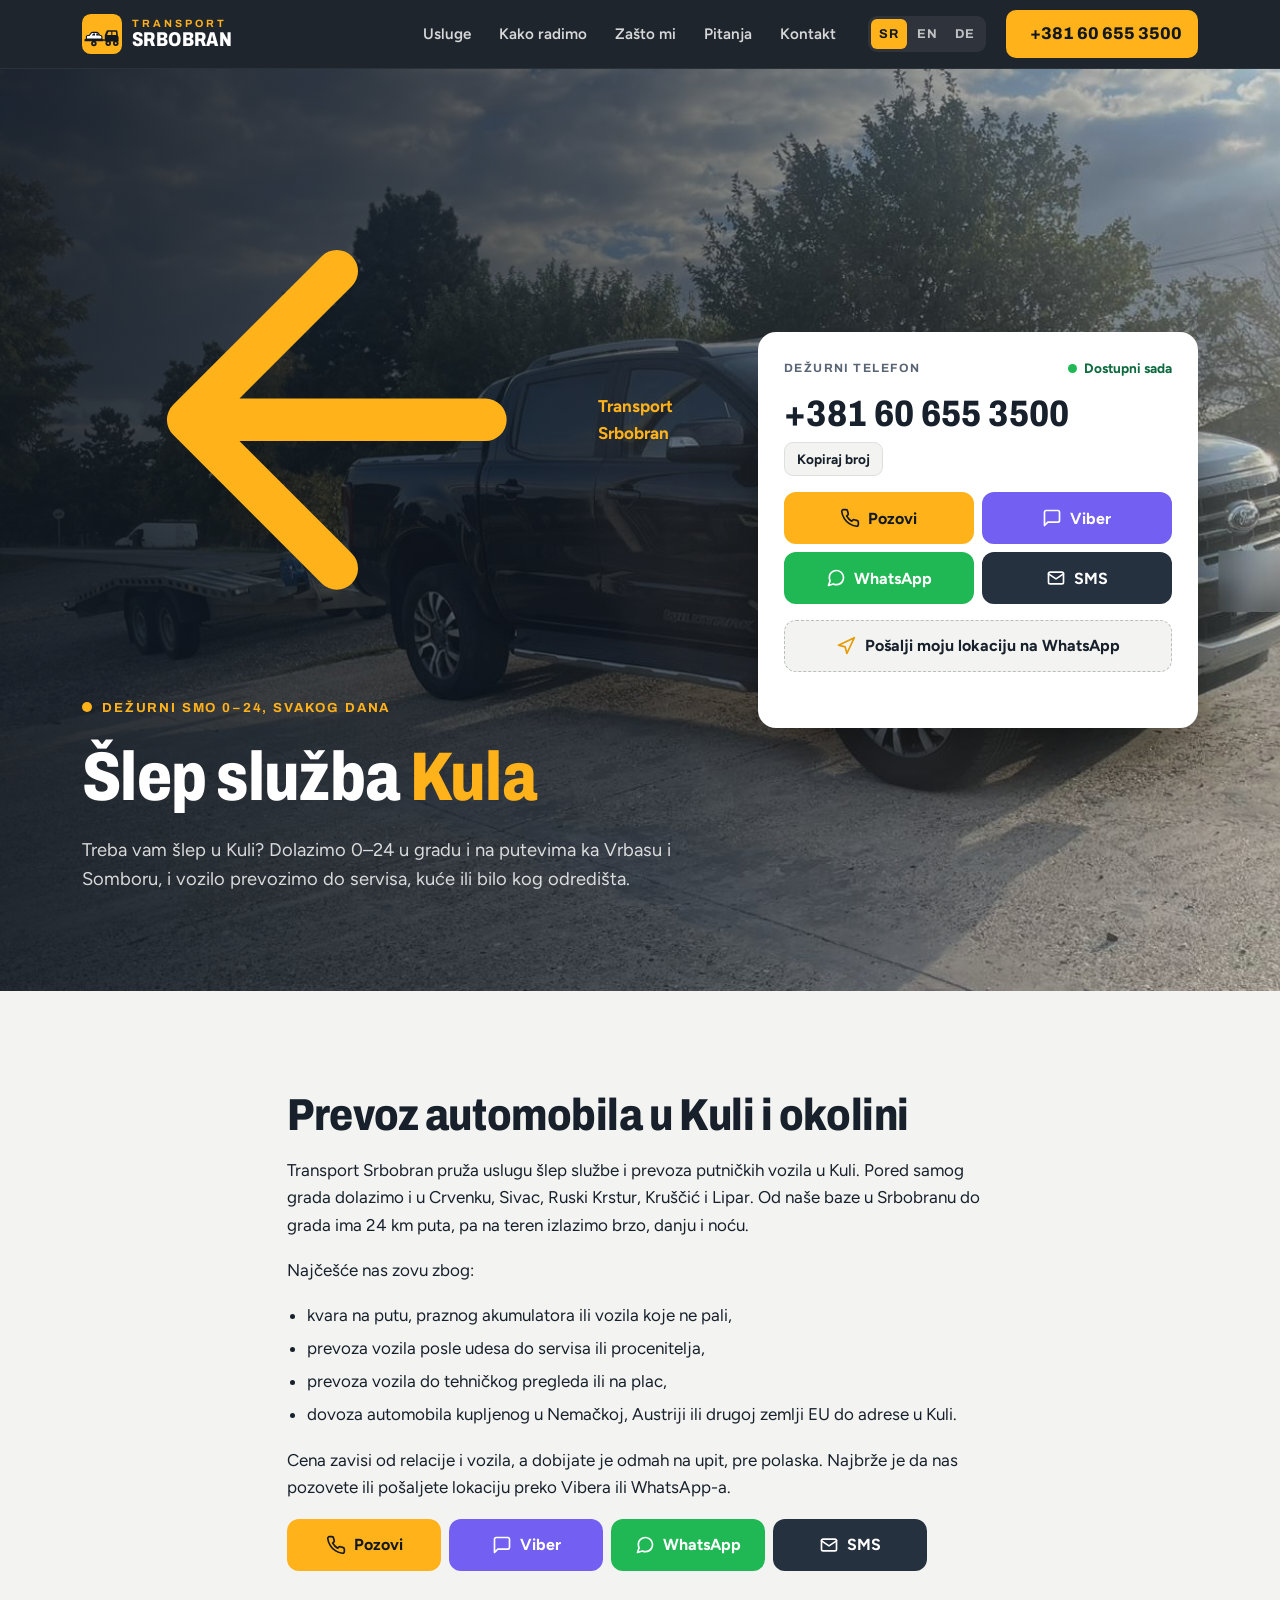
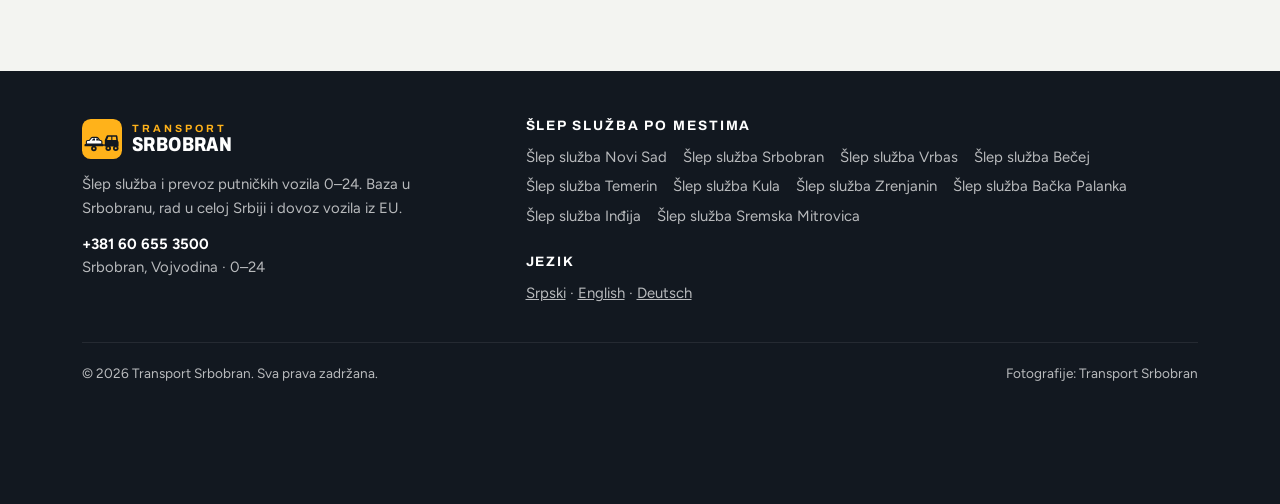
<file: slep-sluzba-kula/index.html>
<!doctype html>
<html lang="sr-Latn-RS">
<head>
<meta charset="utf-8">
<meta name="viewport" content="width=device-width, initial-scale=1, viewport-fit=cover">
<title>Šlep služba Kula 0–24 | Prevoz automobila – Transport Srbobran</title>
<meta name="description" content="Šlep služba Kula 0–24: pomoć na putu, prevoz vozila u kvaru i posle udesa, dovoz vozila iz EU. Pokrivamo i Crvenku, Sivac, Ruski Krstur, Kruščić i Lipar. ☎ +381 60 655 3500">
<link rel="canonical" href="https://transportsrbobran.com/slep-sluzba-kula/">
<link rel="alternate" hreflang="sr-RS" href="https://transportsrbobran.com/slep-sluzba-kula/">
<meta name="robots" content="index, follow, max-image-preview:large">
<meta name="theme-color" content="#121820">
<meta name="geo.region" content="RS-VO">
<meta name="geo.placename" content="Srbobran, Novi Sad">
<meta name="geo.position" content="45.5477;19.7908">
<meta name="ICBM" content="45.5477, 19.7908">
<meta property="og:type" content="website">
<meta property="og:site_name" content="Transport Srbobran">
<meta property="og:locale" content="sr_RS">
<meta property="og:title" content="Šlep služba Kula 0–24 | Prevoz automobila – Transport Srbobran">
<meta property="og:description" content="Šlep služba Kula 0–24: pomoć na putu, prevoz vozila u kvaru i posle udesa, dovoz vozila iz EU. Pokrivamo i Crvenku, Sivac, Ruski Krstur, Kruščić i Lipar. ☎ +381 60 655 3500">
<meta property="og:url" content="https://transportsrbobran.com/slep-sluzba-kula/">
<meta property="og:image" content="https://transportsrbobran.com/assets/img/front2-1600.jpg">
<meta name="twitter:card" content="summary_large_image">
<link rel="icon" href="../assets/logo.svg" type="image/svg+xml">
<link rel="apple-touch-icon" href="../assets/logo.svg">
<link rel="preconnect" href="https://fonts.googleapis.com">
<link rel="preconnect" href="https://fonts.gstatic.com" crossorigin>
<link rel="stylesheet" href="https://fonts.googleapis.com/css2?family=Archivo:wdth,wght@62..125,600..900&family=Figtree:wght@400;600;700;800&display=swap">
<link rel="stylesheet" href="../assets/style.css">
<link rel="preload" as="image" href="../assets/img/front2-1600.jpg" imagesrcset="../assets/img/front2-800.jpg 800w, ../assets/img/front2-1600.jpg 1600w" imagesizes="100vw">
<script type="application/ld+json">{"@context": "https://schema.org", "@type": "Service", "serviceType": "Šlep služba i prevoz vozila", "name": "Šlep služba Kula", "provider": {"@id": "https://transportsrbobran.com/#business", "@type": "AutomotiveBusiness", "name": "Transport Srbobran", "telephone": "+381606553500"}, "areaServed": {"@type": "City", "name": "Kula"}, "url": "https://transportsrbobran.com/slep-sluzba-kula/", "availableChannel": {"@type": "ServiceChannel", "servicePhone": {"@type": "ContactPoint", "telephone": "+381606553500"}}}</script>
<script type="application/ld+json">{"@context": "https://schema.org", "@type": "BreadcrumbList", "itemListElement": [{"@type": "ListItem", "position": 1, "name": "Transport Srbobran", "item": "https://transportsrbobran.com/"}, {"@type": "ListItem", "position": 2, "name": "Šlep služba Kula", "item": "https://transportsrbobran.com/slep-sluzba-kula/"}]}</script>
</head>
<body>
<a class="skip" href="#main">Preskoči na sadržaj</a>
<header class="site-header">
 <div class="wrap nav">
  <a class="brand" href="../" aria-label="Transport Srbobran">
   <img src="../assets/logo.svg" alt="" width="40" height="40">
   <span class="brand-txt"><small>TRANSPORT</small><strong>SRBOBRAN</strong></span>
  </a>
  <ul class="menu" id="menu"><li><a href="../#usluge">Usluge</a></li><li><a href="../#kako">Kako radimo</a></li><li><a href="../#zasto">Zašto mi</a></li><li><a href="../#pitanja">Pitanja</a></li><li><a href="../#kontakt">Kontakt</a></li></ul>
  <nav class="langs" aria-label="Jezik"><a href="../" hreflang="sr-Latn-RS" aria-current="true">SR</a><a href="../en/" hreflang="en" aria-current="false">EN</a><a href="../de/" hreflang="de" aria-current="false">DE</a></nav>
  <a class="nav-call" href="tel:+381606553500"><svg viewBox="0 0 24 24" fill="none" stroke="currentColor" stroke-width="2" stroke-linecap="round" stroke-linejoin="round" aria-hidden="true"><path d="M22 16.9v3a2 2 0 0 1-2.2 2 19.8 19.8 0 0 1-8.6-3.1 19.5 19.5 0 0 1-6-6A19.8 19.8 0 0 1 2.1 4.2 2 2 0 0 1 4.1 2h3a2 2 0 0 1 2 1.7c.1.9.4 1.8.7 2.7a2 2 0 0 1-.5 2.1L8 9.8a16 16 0 0 0 6 6l1.3-1.3a2 2 0 0 1 2.1-.4c.9.3 1.8.6 2.7.7a2 2 0 0 1 1.7 2z"/></svg>+381 60 655 3500</a>
  <button class="burger" aria-expanded="false" aria-controls="menu" aria-label="Meni"><svg viewBox="0 0 24 24" fill="none" stroke="currentColor" stroke-width="2" stroke-linecap="round" stroke-linejoin="round" aria-hidden="true"><path d="M3 6h18M3 12h18M3 18h18"/></svg></button>
 </div>
</header>
<main id="main">
<section class="hero city-hero" style="padding:0">
 <div class="hero-bg"><img src="../assets/img/front2-1600.jpg" srcset="../assets/img/front2-800.jpg 800w, ../assets/img/front2-1600.jpg 1600w" sizes="100vw" alt="" fetchpriority="high"></div>
 <div class="wrap hero-inner">
  <div class="hero-copy reveal">
   <a class="back" href="../" style="color:var(--beacon)"><svg viewBox="0 0 24 24" fill="none" stroke="currentColor" stroke-width="2" stroke-linecap="round" stroke-linejoin="round" aria-hidden="true"><path d="M19 12H5M12 19l-7-7 7-7"/></svg>Transport Srbobran</a>
   <span class="eyebrow"><i class="pulse"></i>Dežurni smo 0–24, svakog dana</span>
   <h1>Šlep služba <span class="hl">Kula</span></h1>
   <p class="lead">Treba vam šlep u Kuli? Dolazimo 0–24 u gradu i na putevima ka Vrbasu i Somboru, i vozilo prevozimo do servisa, kuće ili bilo kog odredišta.</p>
  </div>
  <div class="dispatch reveal d2">
 <div class="dispatch-head"><span>Dežurni telefon</span><span class="status"><i></i>Dostupni sada</span></div>
 <div class="num-row"><a class="num" href="tel:+381606553500">+381 60 655 3500</a><button class="copy" type="button" data-copy="+381606553500" data-done="Kopirano ✓">Kopiraj broj</button></div>
 <div class="channels">
 <a class="btn btn-call" href="tel:+381606553500"><svg viewBox="0 0 24 24" fill="none" stroke="currentColor" stroke-width="2" stroke-linecap="round" stroke-linejoin="round" aria-hidden="true"><path d="M22 16.9v3a2 2 0 0 1-2.2 2 19.8 19.8 0 0 1-8.6-3.1 19.5 19.5 0 0 1-6-6A19.8 19.8 0 0 1 2.1 4.2 2 2 0 0 1 4.1 2h3a2 2 0 0 1 2 1.7c.1.9.4 1.8.7 2.7a2 2 0 0 1-.5 2.1L8 9.8a16 16 0 0 0 6 6l1.3-1.3a2 2 0 0 1 2.1-.4c.9.3 1.8.6 2.7.7a2 2 0 0 1 1.7 2z"/></svg>Pozovi</a>
 <a class="btn btn-viber" href="viber://chat?number=%2B381606553500"><svg viewBox="0 0 24 24" fill="none" stroke="currentColor" stroke-width="2" stroke-linecap="round" stroke-linejoin="round" aria-hidden="true"><path d="M21 15a2 2 0 0 1-2 2H7l-4 4V5a2 2 0 0 1 2-2h14a2 2 0 0 1 2 2z"/></svg>Viber</a>
 <a class="btn btn-wa" href="https://wa.me/381606553500" target="_blank" rel="noopener"><svg viewBox="0 0 24 24" fill="none" stroke="currentColor" stroke-width="2" stroke-linecap="round" stroke-linejoin="round" aria-hidden="true"><path d="M21 11.5a8.4 8.4 0 0 1-.9 3.8 8.5 8.5 0 0 1-7.6 4.7 8.4 8.4 0 0 1-3.8-.9L3 21l1.9-5.7a8.4 8.4 0 0 1-.9-3.8 8.5 8.5 0 0 1 4.7-7.6 8.4 8.4 0 0 1 3.8-.9h.5a8.5 8.5 0 0 1 8 8v.5z"/></svg>WhatsApp</a>
 <a class="btn btn-sms" href="sms:+381606553500"><svg viewBox="0 0 24 24" fill="none" stroke="currentColor" stroke-width="2" stroke-linecap="round" stroke-linejoin="round" aria-hidden="true"><rect x="3" y="5" width="18" height="14" rx="2"/><path d="m3 7 9 6 9-6"/></svg>SMS</a>
</div>
 <button class="loc-btn" type="button" data-locate data-note="loc-note-hero" data-msg="Zdravo, treba mi šlep. Moja lokacija:" data-wait="Tražim lokaciju…" data-err="Lokacija nije dostupna. Pozovite nas ili pošaljite lokaciju ručno iz Google mapa."><svg viewBox="0 0 24 24" fill="none" stroke="currentColor" stroke-width="2" stroke-linecap="round" stroke-linejoin="round" aria-hidden="true"><path d="M3 11l19-9-9 19-2-8-8-2z"/></svg>Pošalji moju lokaciju na WhatsApp</button>
 <p class="loc-note" id="loc-note-hero" aria-live="polite"></p>
</div>
 </div>
</section>
<section>
 <div class="wrap prose">
  <h2>Prevoz automobila u Kuli i okolini</h2>
  <p>Transport Srbobran pruža uslugu šlep službe i prevoza putničkih vozila u Kuli. Pored samog grada dolazimo i u Crvenku, Sivac, Ruski Krstur, Kruščić i Lipar. Od naše baze u Srbobranu do grada ima 24 km puta, pa na teren izlazimo brzo, danju i noću.</p>
  <p>Najčešće nas zovu zbog:</p>
  <ul>
   <li>kvara na putu, praznog akumulatora ili vozila koje ne pali,</li>
   <li>prevoza vozila posle udesa do servisa ili procenitelja,</li>
   <li>prevoza vozila do tehničkog pregleda ili na plac,</li>
   <li>dovoza automobila kupljenog u Nemačkoj, Austriji ili drugoj zemlji EU do adrese u Kuli.</li>
  </ul>
  <p>Cena zavisi od relacije i vozila, a dobijate je odmah na upit, pre polaska. Najbrže je da nas pozovete ili pošaljete lokaciju preko Vibera ili WhatsApp-a.</p>
  <div class="channels">
 <a class="btn btn-call" href="tel:+381606553500"><svg viewBox="0 0 24 24" fill="none" stroke="currentColor" stroke-width="2" stroke-linecap="round" stroke-linejoin="round" aria-hidden="true"><path d="M22 16.9v3a2 2 0 0 1-2.2 2 19.8 19.8 0 0 1-8.6-3.1 19.5 19.5 0 0 1-6-6A19.8 19.8 0 0 1 2.1 4.2 2 2 0 0 1 4.1 2h3a2 2 0 0 1 2 1.7c.1.9.4 1.8.7 2.7a2 2 0 0 1-.5 2.1L8 9.8a16 16 0 0 0 6 6l1.3-1.3a2 2 0 0 1 2.1-.4c.9.3 1.8.6 2.7.7a2 2 0 0 1 1.7 2z"/></svg>Pozovi</a>
 <a class="btn btn-viber" href="viber://chat?number=%2B381606553500"><svg viewBox="0 0 24 24" fill="none" stroke="currentColor" stroke-width="2" stroke-linecap="round" stroke-linejoin="round" aria-hidden="true"><path d="M21 15a2 2 0 0 1-2 2H7l-4 4V5a2 2 0 0 1 2-2h14a2 2 0 0 1 2 2z"/></svg>Viber</a>
 <a class="btn btn-wa" href="https://wa.me/381606553500" target="_blank" rel="noopener"><svg viewBox="0 0 24 24" fill="none" stroke="currentColor" stroke-width="2" stroke-linecap="round" stroke-linejoin="round" aria-hidden="true"><path d="M21 11.5a8.4 8.4 0 0 1-.9 3.8 8.5 8.5 0 0 1-7.6 4.7 8.4 8.4 0 0 1-3.8-.9L3 21l1.9-5.7a8.4 8.4 0 0 1-.9-3.8 8.5 8.5 0 0 1 4.7-7.6 8.4 8.4 0 0 1 3.8-.9h.5a8.5 8.5 0 0 1 8 8v.5z"/></svg>WhatsApp</a>
 <a class="btn btn-sms" href="sms:+381606553500"><svg viewBox="0 0 24 24" fill="none" stroke="currentColor" stroke-width="2" stroke-linecap="round" stroke-linejoin="round" aria-hidden="true"><rect x="3" y="5" width="18" height="14" rx="2"/><path d="m3 7 9 6 9-6"/></svg>SMS</a>
</div>
 </div>
</section>
</main>
<footer class="site-footer">
 <div class="wrap">
  <div class="foot-grid">
   <div>
    <a class="brand" href="../" aria-label="Transport Srbobran"><img src="../assets/logo.svg" alt="" width="40" height="40"><span class="brand-txt"><small>TRANSPORT</small><strong style="color:#fff">SRBOBRAN</strong></span></a>
    <p style="margin-top:14px;max-width:44ch">Šlep služba i prevoz putničkih vozila 0–24. Baza u Srbobranu, rad u celoj Srbiji i dovoz vozila iz EU.</p>
    <p style="margin-top:12px"><a href="tel:+381606553500" style="color:#fff;font-weight:700;text-decoration:none">+381 60 655 3500</a><br>Srbobran, Vojvodina · 0–24</p>
   </div>
   <div>
    <h3>Šlep služba po mestima</h3>
    <ul class="places"><li><a href="../slep-sluzba-novi-sad/">Šlep služba Novi Sad</a></li><li><a href="../slep-sluzba-srbobran/">Šlep služba Srbobran</a></li><li><a href="../slep-sluzba-vrbas/">Šlep služba Vrbas</a></li><li><a href="../slep-sluzba-becej/">Šlep služba Bečej</a></li><li><a href="../slep-sluzba-temerin/">Šlep služba Temerin</a></li><li><a href="../slep-sluzba-kula/">Šlep služba Kula</a></li><li><a href="../slep-sluzba-zrenjanin/">Šlep služba Zrenjanin</a></li><li><a href="../slep-sluzba-backa-palanka/">Šlep služba Bačka Palanka</a></li><li><a href="../slep-sluzba-indjija/">Šlep služba Inđija</a></li><li><a href="../slep-sluzba-sremska-mitrovica/">Šlep služba Sremska Mitrovica</a></li></ul>
    <h3 style="margin-top:26px">Jezik</h3>
    <p><a href="../" hreflang="sr-Latn-RS">Srpski</a> · <a href="../en/" hreflang="en">English</a> · <a href="../de/" hreflang="de">Deutsch</a></p>
   </div>
  </div>
  <div class="foot-bottom"><span>© <span id="year">2026</span> Transport Srbobran. Sva prava zadržana.</span><span>Fotografije: Transport Srbobran</span></div>
 </div>
</footer>
<div class="callbar">
 <a class="btn btn-call" href="tel:+381606553500"><svg viewBox="0 0 24 24" fill="none" stroke="currentColor" stroke-width="2" stroke-linecap="round" stroke-linejoin="round" aria-hidden="true"><path d="M22 16.9v3a2 2 0 0 1-2.2 2 19.8 19.8 0 0 1-8.6-3.1 19.5 19.5 0 0 1-6-6A19.8 19.8 0 0 1 2.1 4.2 2 2 0 0 1 4.1 2h3a2 2 0 0 1 2 1.7c.1.9.4 1.8.7 2.7a2 2 0 0 1-.5 2.1L8 9.8a16 16 0 0 0 6 6l1.3-1.3a2 2 0 0 1 2.1-.4c.9.3 1.8.6 2.7.7a2 2 0 0 1 1.7 2z"/></svg>Pozovi</a>
 <a class="btn btn-viber" href="viber://chat?number=%2B381606553500"><svg viewBox="0 0 24 24" fill="none" stroke="currentColor" stroke-width="2" stroke-linecap="round" stroke-linejoin="round" aria-hidden="true"><path d="M21 15a2 2 0 0 1-2 2H7l-4 4V5a2 2 0 0 1 2-2h14a2 2 0 0 1 2 2z"/></svg>Viber</a>
 <a class="btn btn-wa" href="https://wa.me/381606553500" target="_blank" rel="noopener"><svg viewBox="0 0 24 24" fill="none" stroke="currentColor" stroke-width="2" stroke-linecap="round" stroke-linejoin="round" aria-hidden="true"><path d="M21 11.5a8.4 8.4 0 0 1-.9 3.8 8.5 8.5 0 0 1-7.6 4.7 8.4 8.4 0 0 1-3.8-.9L3 21l1.9-5.7a8.4 8.4 0 0 1-.9-3.8 8.5 8.5 0 0 1 4.7-7.6 8.4 8.4 0 0 1 3.8-.9h.5a8.5 8.5 0 0 1 8 8v.5z"/></svg>WhatsApp</a>
</div>
<script src="../assets/main.js" defer></script>
</body>
</html>
</file>
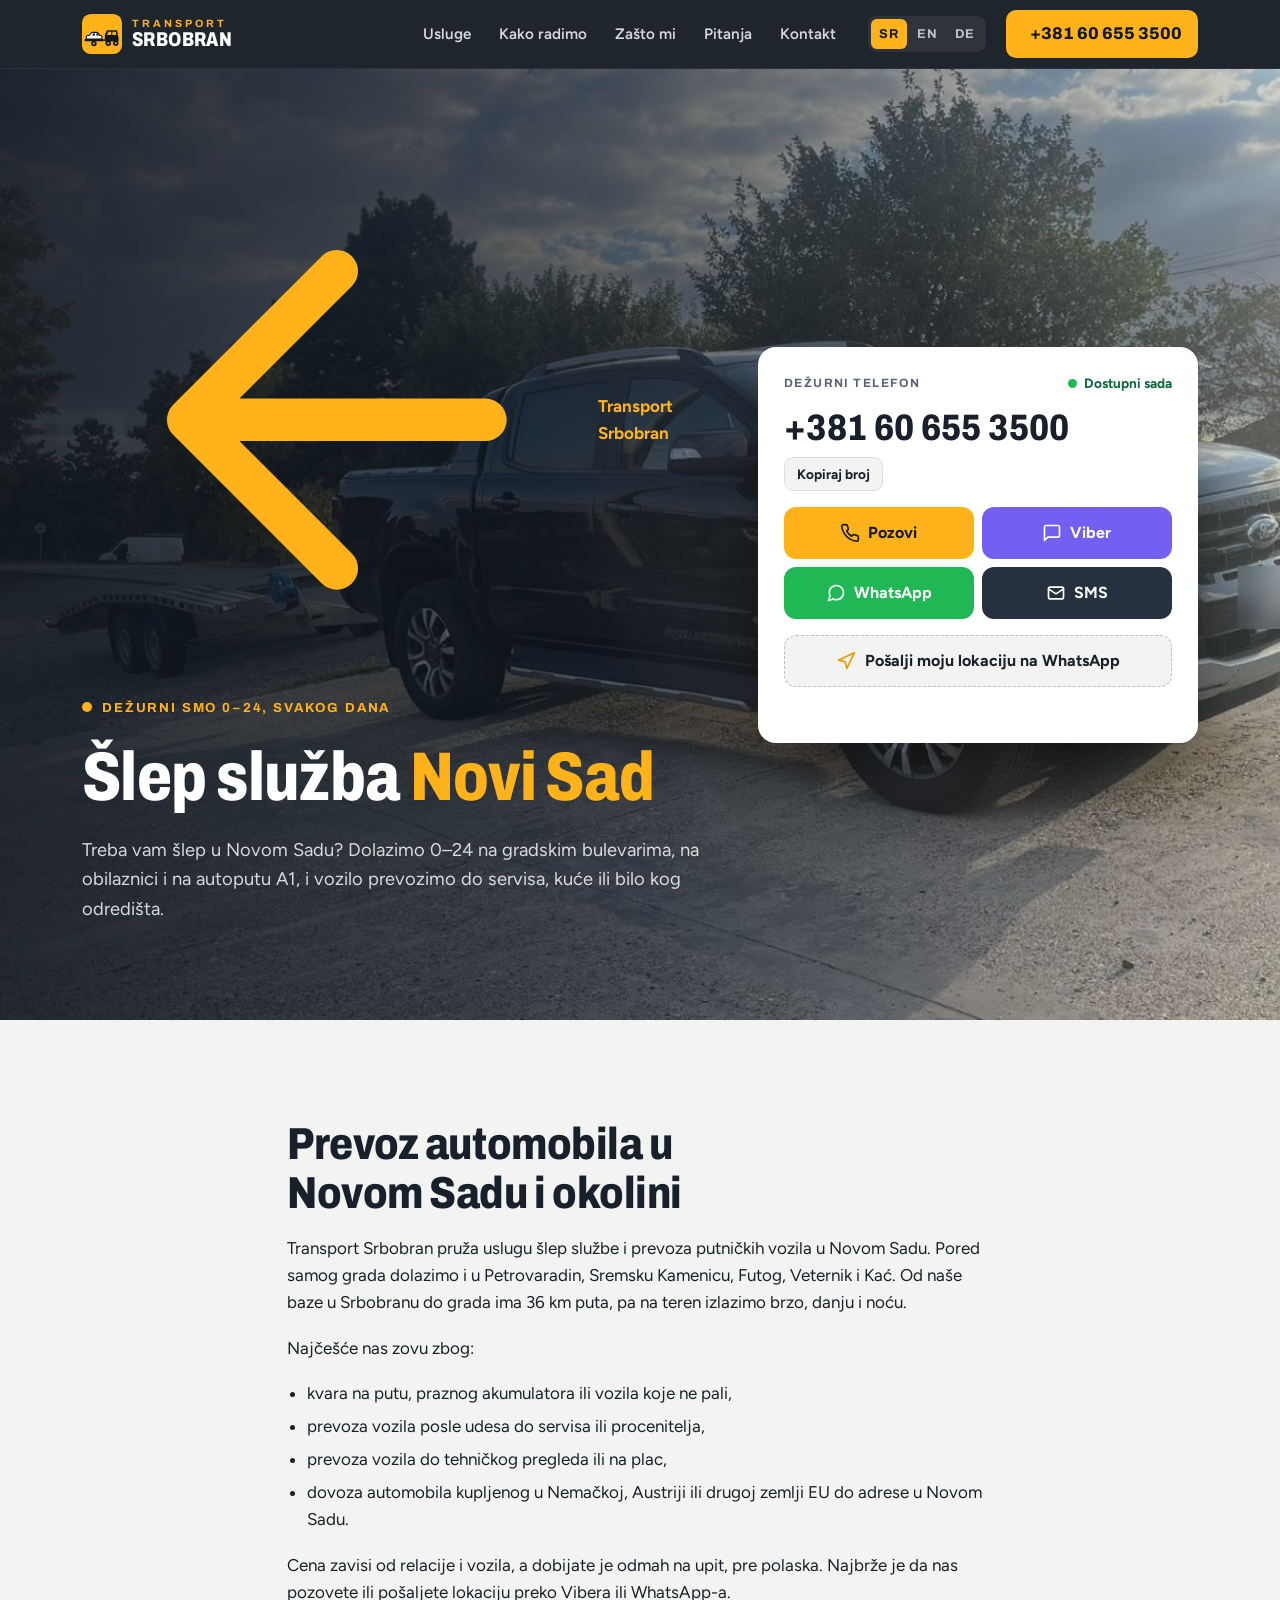
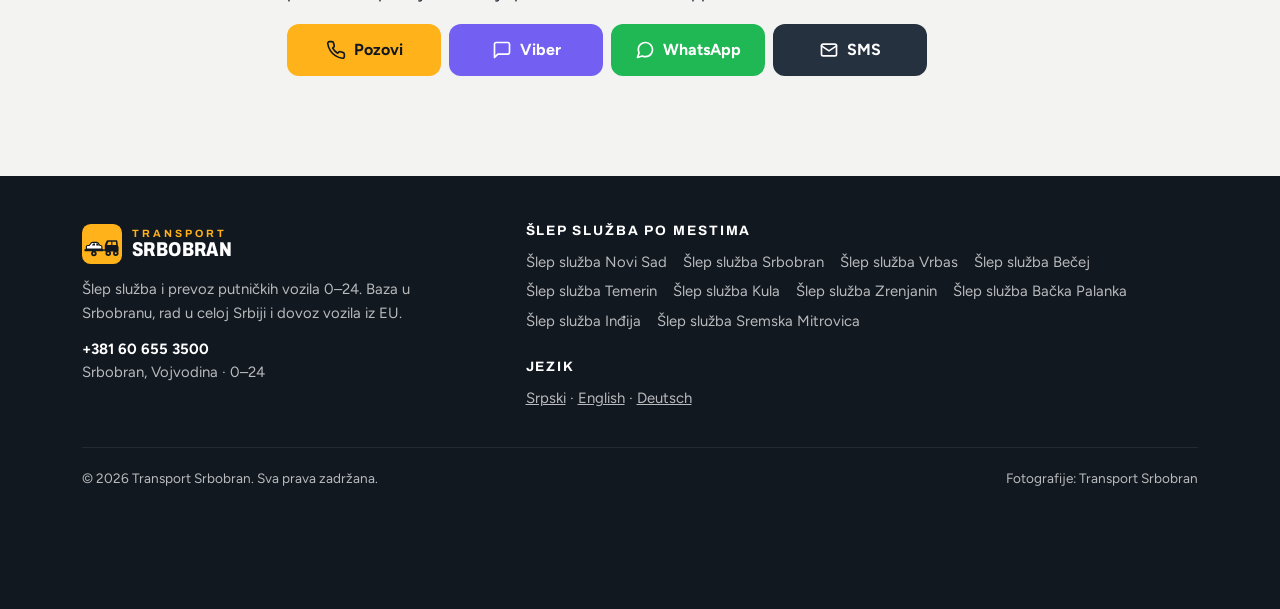
<file: slep-sluzba-novi-sad/index.html>
<!doctype html>
<html lang="sr-Latn-RS">
<head>
<meta charset="utf-8">
<meta name="viewport" content="width=device-width, initial-scale=1, viewport-fit=cover">
<title>Šlep služba Novi Sad 0–24 | Prevoz automobila – Transport Srbobran</title>
<meta name="description" content="Šlep služba Novi Sad 0–24: pomoć na putu, prevoz vozila u kvaru i posle udesa, dovoz vozila iz EU. Pokrivamo i Petrovaradin, Sremsku Kamenicu, Futog, Veternik i Kać. ☎ +381 60 655 3500">
<link rel="canonical" href="https://transportsrbobran.com/slep-sluzba-novi-sad/">
<link rel="alternate" hreflang="sr-RS" href="https://transportsrbobran.com/slep-sluzba-novi-sad/">
<meta name="robots" content="index, follow, max-image-preview:large">
<meta name="theme-color" content="#121820">
<meta name="geo.region" content="RS-VO">
<meta name="geo.placename" content="Srbobran, Novi Sad">
<meta name="geo.position" content="45.5477;19.7908">
<meta name="ICBM" content="45.5477, 19.7908">
<meta property="og:type" content="website">
<meta property="og:site_name" content="Transport Srbobran">
<meta property="og:locale" content="sr_RS">
<meta property="og:title" content="Šlep služba Novi Sad 0–24 | Prevoz automobila – Transport Srbobran">
<meta property="og:description" content="Šlep služba Novi Sad 0–24: pomoć na putu, prevoz vozila u kvaru i posle udesa, dovoz vozila iz EU. Pokrivamo i Petrovaradin, Sremsku Kamenicu, Futog, Veternik i Kać. ☎ +381 60 655 3500">
<meta property="og:url" content="https://transportsrbobran.com/slep-sluzba-novi-sad/">
<meta property="og:image" content="https://transportsrbobran.com/assets/img/front2-1600.jpg">
<meta name="twitter:card" content="summary_large_image">
<link rel="icon" href="../assets/logo.svg" type="image/svg+xml">
<link rel="apple-touch-icon" href="../assets/logo.svg">
<link rel="preconnect" href="https://fonts.googleapis.com">
<link rel="preconnect" href="https://fonts.gstatic.com" crossorigin>
<link rel="stylesheet" href="https://fonts.googleapis.com/css2?family=Archivo:wdth,wght@62..125,600..900&family=Figtree:wght@400;600;700;800&display=swap">
<link rel="stylesheet" href="../assets/style.css">
<link rel="preload" as="image" href="../assets/img/front2-1600.jpg" imagesrcset="../assets/img/front2-800.jpg 800w, ../assets/img/front2-1600.jpg 1600w" imagesizes="100vw">
<script type="application/ld+json">{"@context": "https://schema.org", "@type": "Service", "serviceType": "Šlep služba i prevoz vozila", "name": "Šlep služba Novi Sad", "provider": {"@id": "https://transportsrbobran.com/#business", "@type": "AutomotiveBusiness", "name": "Transport Srbobran", "telephone": "+381606553500"}, "areaServed": {"@type": "City", "name": "Novi Sad"}, "url": "https://transportsrbobran.com/slep-sluzba-novi-sad/", "availableChannel": {"@type": "ServiceChannel", "servicePhone": {"@type": "ContactPoint", "telephone": "+381606553500"}}}</script>
<script type="application/ld+json">{"@context": "https://schema.org", "@type": "BreadcrumbList", "itemListElement": [{"@type": "ListItem", "position": 1, "name": "Transport Srbobran", "item": "https://transportsrbobran.com/"}, {"@type": "ListItem", "position": 2, "name": "Šlep služba Novi Sad", "item": "https://transportsrbobran.com/slep-sluzba-novi-sad/"}]}</script>
</head>
<body>
<a class="skip" href="#main">Preskoči na sadržaj</a>
<header class="site-header">
 <div class="wrap nav">
  <a class="brand" href="../" aria-label="Transport Srbobran">
   <img src="../assets/logo.svg" alt="" width="40" height="40">
   <span class="brand-txt"><small>TRANSPORT</small><strong>SRBOBRAN</strong></span>
  </a>
  <ul class="menu" id="menu"><li><a href="../#usluge">Usluge</a></li><li><a href="../#kako">Kako radimo</a></li><li><a href="../#zasto">Zašto mi</a></li><li><a href="../#pitanja">Pitanja</a></li><li><a href="../#kontakt">Kontakt</a></li></ul>
  <nav class="langs" aria-label="Jezik"><a href="../" hreflang="sr-Latn-RS" aria-current="true">SR</a><a href="../en/" hreflang="en" aria-current="false">EN</a><a href="../de/" hreflang="de" aria-current="false">DE</a></nav>
  <a class="nav-call" href="tel:+381606553500"><svg viewBox="0 0 24 24" fill="none" stroke="currentColor" stroke-width="2" stroke-linecap="round" stroke-linejoin="round" aria-hidden="true"><path d="M22 16.9v3a2 2 0 0 1-2.2 2 19.8 19.8 0 0 1-8.6-3.1 19.5 19.5 0 0 1-6-6A19.8 19.8 0 0 1 2.1 4.2 2 2 0 0 1 4.1 2h3a2 2 0 0 1 2 1.7c.1.9.4 1.8.7 2.7a2 2 0 0 1-.5 2.1L8 9.8a16 16 0 0 0 6 6l1.3-1.3a2 2 0 0 1 2.1-.4c.9.3 1.8.6 2.7.7a2 2 0 0 1 1.7 2z"/></svg>+381 60 655 3500</a>
  <button class="burger" aria-expanded="false" aria-controls="menu" aria-label="Meni"><svg viewBox="0 0 24 24" fill="none" stroke="currentColor" stroke-width="2" stroke-linecap="round" stroke-linejoin="round" aria-hidden="true"><path d="M3 6h18M3 12h18M3 18h18"/></svg></button>
 </div>
</header>
<main id="main">
<section class="hero city-hero" style="padding:0">
 <div class="hero-bg"><img src="../assets/img/front2-1600.jpg" srcset="../assets/img/front2-800.jpg 800w, ../assets/img/front2-1600.jpg 1600w" sizes="100vw" alt="" fetchpriority="high"></div>
 <div class="wrap hero-inner">
  <div class="hero-copy reveal">
   <a class="back" href="../" style="color:var(--beacon)"><svg viewBox="0 0 24 24" fill="none" stroke="currentColor" stroke-width="2" stroke-linecap="round" stroke-linejoin="round" aria-hidden="true"><path d="M19 12H5M12 19l-7-7 7-7"/></svg>Transport Srbobran</a>
   <span class="eyebrow"><i class="pulse"></i>Dežurni smo 0–24, svakog dana</span>
   <h1>Šlep služba <span class="hl">Novi Sad</span></h1>
   <p class="lead">Treba vam šlep u Novom Sadu? Dolazimo 0–24 na gradskim bulevarima, na obilaznici i na autoputu A1, i vozilo prevozimo do servisa, kuće ili bilo kog odredišta.</p>
  </div>
  <div class="dispatch reveal d2">
 <div class="dispatch-head"><span>Dežurni telefon</span><span class="status"><i></i>Dostupni sada</span></div>
 <div class="num-row"><a class="num" href="tel:+381606553500">+381 60 655 3500</a><button class="copy" type="button" data-copy="+381606553500" data-done="Kopirano ✓">Kopiraj broj</button></div>
 <div class="channels">
 <a class="btn btn-call" href="tel:+381606553500"><svg viewBox="0 0 24 24" fill="none" stroke="currentColor" stroke-width="2" stroke-linecap="round" stroke-linejoin="round" aria-hidden="true"><path d="M22 16.9v3a2 2 0 0 1-2.2 2 19.8 19.8 0 0 1-8.6-3.1 19.5 19.5 0 0 1-6-6A19.8 19.8 0 0 1 2.1 4.2 2 2 0 0 1 4.1 2h3a2 2 0 0 1 2 1.7c.1.9.4 1.8.7 2.7a2 2 0 0 1-.5 2.1L8 9.8a16 16 0 0 0 6 6l1.3-1.3a2 2 0 0 1 2.1-.4c.9.3 1.8.6 2.7.7a2 2 0 0 1 1.7 2z"/></svg>Pozovi</a>
 <a class="btn btn-viber" href="viber://chat?number=%2B381606553500"><svg viewBox="0 0 24 24" fill="none" stroke="currentColor" stroke-width="2" stroke-linecap="round" stroke-linejoin="round" aria-hidden="true"><path d="M21 15a2 2 0 0 1-2 2H7l-4 4V5a2 2 0 0 1 2-2h14a2 2 0 0 1 2 2z"/></svg>Viber</a>
 <a class="btn btn-wa" href="https://wa.me/381606553500" target="_blank" rel="noopener"><svg viewBox="0 0 24 24" fill="none" stroke="currentColor" stroke-width="2" stroke-linecap="round" stroke-linejoin="round" aria-hidden="true"><path d="M21 11.5a8.4 8.4 0 0 1-.9 3.8 8.5 8.5 0 0 1-7.6 4.7 8.4 8.4 0 0 1-3.8-.9L3 21l1.9-5.7a8.4 8.4 0 0 1-.9-3.8 8.5 8.5 0 0 1 4.7-7.6 8.4 8.4 0 0 1 3.8-.9h.5a8.5 8.5 0 0 1 8 8v.5z"/></svg>WhatsApp</a>
 <a class="btn btn-sms" href="sms:+381606553500"><svg viewBox="0 0 24 24" fill="none" stroke="currentColor" stroke-width="2" stroke-linecap="round" stroke-linejoin="round" aria-hidden="true"><rect x="3" y="5" width="18" height="14" rx="2"/><path d="m3 7 9 6 9-6"/></svg>SMS</a>
</div>
 <button class="loc-btn" type="button" data-locate data-note="loc-note-hero" data-msg="Zdravo, treba mi šlep. Moja lokacija:" data-wait="Tražim lokaciju…" data-err="Lokacija nije dostupna. Pozovite nas ili pošaljite lokaciju ručno iz Google mapa."><svg viewBox="0 0 24 24" fill="none" stroke="currentColor" stroke-width="2" stroke-linecap="round" stroke-linejoin="round" aria-hidden="true"><path d="M3 11l19-9-9 19-2-8-8-2z"/></svg>Pošalji moju lokaciju na WhatsApp</button>
 <p class="loc-note" id="loc-note-hero" aria-live="polite"></p>
</div>
 </div>
</section>
<section>
 <div class="wrap prose">
  <h2>Prevoz automobila u Novom Sadu i okolini</h2>
  <p>Transport Srbobran pruža uslugu šlep službe i prevoza putničkih vozila u Novom Sadu. Pored samog grada dolazimo i u Petrovaradin, Sremsku Kamenicu, Futog, Veternik i Kać. Od naše baze u Srbobranu do grada ima 36 km puta, pa na teren izlazimo brzo, danju i noću.</p>
  <p>Najčešće nas zovu zbog:</p>
  <ul>
   <li>kvara na putu, praznog akumulatora ili vozila koje ne pali,</li>
   <li>prevoza vozila posle udesa do servisa ili procenitelja,</li>
   <li>prevoza vozila do tehničkog pregleda ili na plac,</li>
   <li>dovoza automobila kupljenog u Nemačkoj, Austriji ili drugoj zemlji EU do adrese u Novom Sadu.</li>
  </ul>
  <p>Cena zavisi od relacije i vozila, a dobijate je odmah na upit, pre polaska. Najbrže je da nas pozovete ili pošaljete lokaciju preko Vibera ili WhatsApp-a.</p>
  <div class="channels">
 <a class="btn btn-call" href="tel:+381606553500"><svg viewBox="0 0 24 24" fill="none" stroke="currentColor" stroke-width="2" stroke-linecap="round" stroke-linejoin="round" aria-hidden="true"><path d="M22 16.9v3a2 2 0 0 1-2.2 2 19.8 19.8 0 0 1-8.6-3.1 19.5 19.5 0 0 1-6-6A19.8 19.8 0 0 1 2.1 4.2 2 2 0 0 1 4.1 2h3a2 2 0 0 1 2 1.7c.1.9.4 1.8.7 2.7a2 2 0 0 1-.5 2.1L8 9.8a16 16 0 0 0 6 6l1.3-1.3a2 2 0 0 1 2.1-.4c.9.3 1.8.6 2.7.7a2 2 0 0 1 1.7 2z"/></svg>Pozovi</a>
 <a class="btn btn-viber" href="viber://chat?number=%2B381606553500"><svg viewBox="0 0 24 24" fill="none" stroke="currentColor" stroke-width="2" stroke-linecap="round" stroke-linejoin="round" aria-hidden="true"><path d="M21 15a2 2 0 0 1-2 2H7l-4 4V5a2 2 0 0 1 2-2h14a2 2 0 0 1 2 2z"/></svg>Viber</a>
 <a class="btn btn-wa" href="https://wa.me/381606553500" target="_blank" rel="noopener"><svg viewBox="0 0 24 24" fill="none" stroke="currentColor" stroke-width="2" stroke-linecap="round" stroke-linejoin="round" aria-hidden="true"><path d="M21 11.5a8.4 8.4 0 0 1-.9 3.8 8.5 8.5 0 0 1-7.6 4.7 8.4 8.4 0 0 1-3.8-.9L3 21l1.9-5.7a8.4 8.4 0 0 1-.9-3.8 8.5 8.5 0 0 1 4.7-7.6 8.4 8.4 0 0 1 3.8-.9h.5a8.5 8.5 0 0 1 8 8v.5z"/></svg>WhatsApp</a>
 <a class="btn btn-sms" href="sms:+381606553500"><svg viewBox="0 0 24 24" fill="none" stroke="currentColor" stroke-width="2" stroke-linecap="round" stroke-linejoin="round" aria-hidden="true"><rect x="3" y="5" width="18" height="14" rx="2"/><path d="m3 7 9 6 9-6"/></svg>SMS</a>
</div>
 </div>
</section>
</main>
<footer class="site-footer">
 <div class="wrap">
  <div class="foot-grid">
   <div>
    <a class="brand" href="../" aria-label="Transport Srbobran"><img src="../assets/logo.svg" alt="" width="40" height="40"><span class="brand-txt"><small>TRANSPORT</small><strong style="color:#fff">SRBOBRAN</strong></span></a>
    <p style="margin-top:14px;max-width:44ch">Šlep služba i prevoz putničkih vozila 0–24. Baza u Srbobranu, rad u celoj Srbiji i dovoz vozila iz EU.</p>
    <p style="margin-top:12px"><a href="tel:+381606553500" style="color:#fff;font-weight:700;text-decoration:none">+381 60 655 3500</a><br>Srbobran, Vojvodina · 0–24</p>
   </div>
   <div>
    <h3>Šlep služba po mestima</h3>
    <ul class="places"><li><a href="../slep-sluzba-novi-sad/">Šlep služba Novi Sad</a></li><li><a href="../slep-sluzba-srbobran/">Šlep služba Srbobran</a></li><li><a href="../slep-sluzba-vrbas/">Šlep služba Vrbas</a></li><li><a href="../slep-sluzba-becej/">Šlep služba Bečej</a></li><li><a href="../slep-sluzba-temerin/">Šlep služba Temerin</a></li><li><a href="../slep-sluzba-kula/">Šlep služba Kula</a></li><li><a href="../slep-sluzba-zrenjanin/">Šlep služba Zrenjanin</a></li><li><a href="../slep-sluzba-backa-palanka/">Šlep služba Bačka Palanka</a></li><li><a href="../slep-sluzba-indjija/">Šlep služba Inđija</a></li><li><a href="../slep-sluzba-sremska-mitrovica/">Šlep služba Sremska Mitrovica</a></li></ul>
    <h3 style="margin-top:26px">Jezik</h3>
    <p><a href="../" hreflang="sr-Latn-RS">Srpski</a> · <a href="../en/" hreflang="en">English</a> · <a href="../de/" hreflang="de">Deutsch</a></p>
   </div>
  </div>
  <div class="foot-bottom"><span>© <span id="year">2026</span> Transport Srbobran. Sva prava zadržana.</span><span>Fotografije: Transport Srbobran</span></div>
 </div>
</footer>
<div class="callbar">
 <a class="btn btn-call" href="tel:+381606553500"><svg viewBox="0 0 24 24" fill="none" stroke="currentColor" stroke-width="2" stroke-linecap="round" stroke-linejoin="round" aria-hidden="true"><path d="M22 16.9v3a2 2 0 0 1-2.2 2 19.8 19.8 0 0 1-8.6-3.1 19.5 19.5 0 0 1-6-6A19.8 19.8 0 0 1 2.1 4.2 2 2 0 0 1 4.1 2h3a2 2 0 0 1 2 1.7c.1.9.4 1.8.7 2.7a2 2 0 0 1-.5 2.1L8 9.8a16 16 0 0 0 6 6l1.3-1.3a2 2 0 0 1 2.1-.4c.9.3 1.8.6 2.7.7a2 2 0 0 1 1.7 2z"/></svg>Pozovi</a>
 <a class="btn btn-viber" href="viber://chat?number=%2B381606553500"><svg viewBox="0 0 24 24" fill="none" stroke="currentColor" stroke-width="2" stroke-linecap="round" stroke-linejoin="round" aria-hidden="true"><path d="M21 15a2 2 0 0 1-2 2H7l-4 4V5a2 2 0 0 1 2-2h14a2 2 0 0 1 2 2z"/></svg>Viber</a>
 <a class="btn btn-wa" href="https://wa.me/381606553500" target="_blank" rel="noopener"><svg viewBox="0 0 24 24" fill="none" stroke="currentColor" stroke-width="2" stroke-linecap="round" stroke-linejoin="round" aria-hidden="true"><path d="M21 11.5a8.4 8.4 0 0 1-.9 3.8 8.5 8.5 0 0 1-7.6 4.7 8.4 8.4 0 0 1-3.8-.9L3 21l1.9-5.7a8.4 8.4 0 0 1-.9-3.8 8.5 8.5 0 0 1 4.7-7.6 8.4 8.4 0 0 1 3.8-.9h.5a8.5 8.5 0 0 1 8 8v.5z"/></svg>WhatsApp</a>
</div>
<script src="../assets/main.js" defer></script>
</body>
</html>
</file>
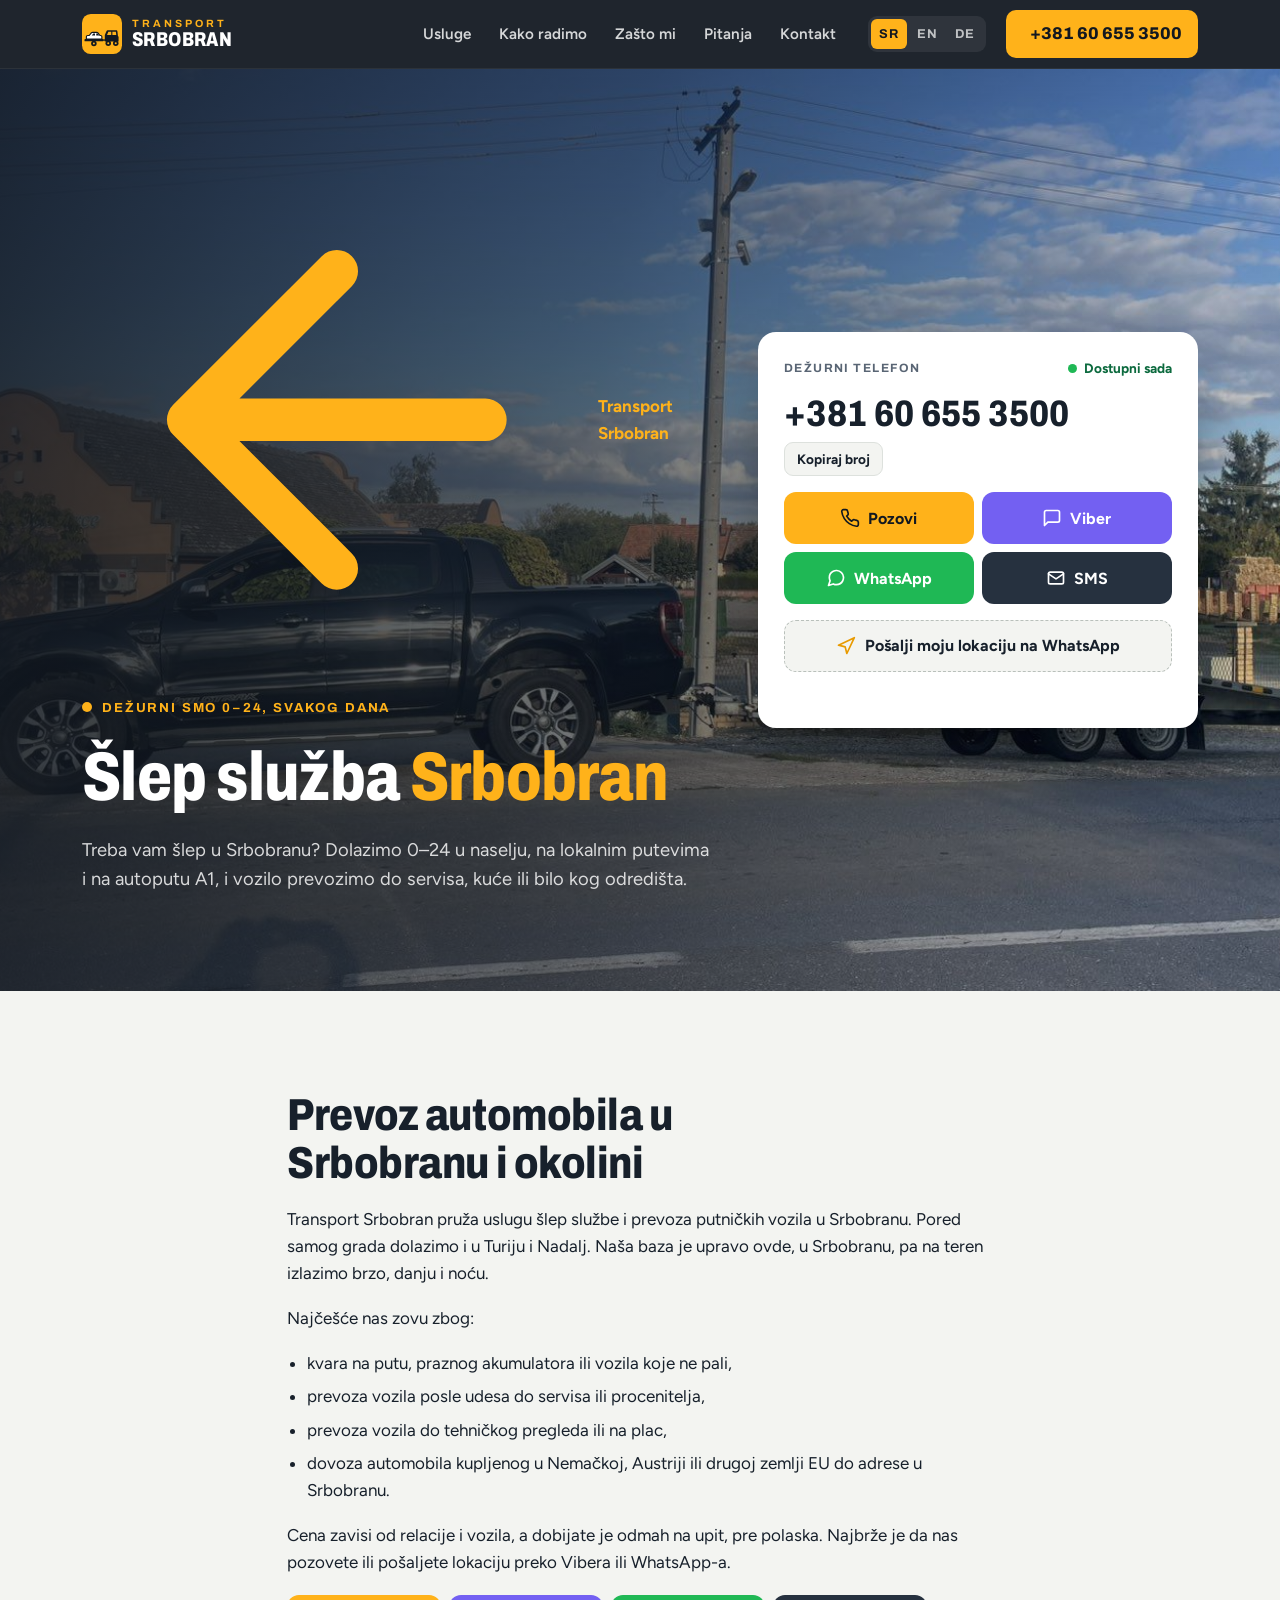
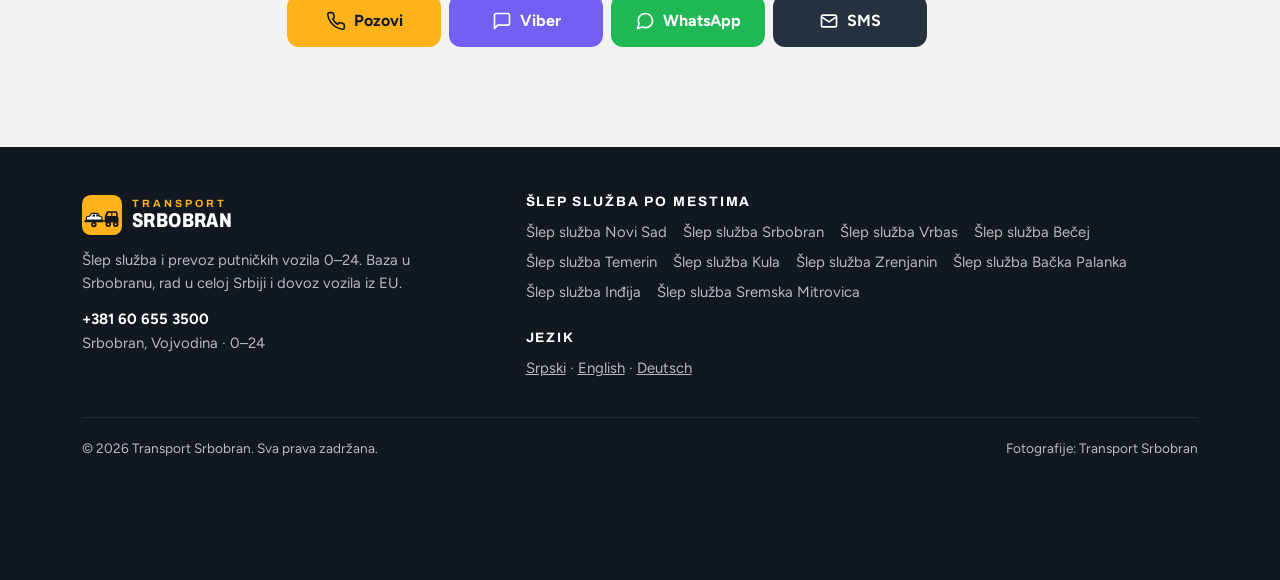
<file: slep-sluzba-srbobran/index.html>
<!doctype html>
<html lang="sr-Latn-RS">
<head>
<meta charset="utf-8">
<meta name="viewport" content="width=device-width, initial-scale=1, viewport-fit=cover">
<title>Šlep služba Srbobran 0–24 | Prevoz automobila – Transport Srbobran</title>
<meta name="description" content="Šlep služba Srbobran 0–24: pomoć na putu, prevoz vozila u kvaru i posle udesa, dovoz vozila iz EU. Pokrivamo i Turiju i Nadalj. ☎ +381 60 655 3500">
<link rel="canonical" href="https://transportsrbobran.com/slep-sluzba-srbobran/">
<link rel="alternate" hreflang="sr-RS" href="https://transportsrbobran.com/slep-sluzba-srbobran/">
<meta name="robots" content="index, follow, max-image-preview:large">
<meta name="theme-color" content="#121820">
<meta name="geo.region" content="RS-VO">
<meta name="geo.placename" content="Srbobran, Novi Sad">
<meta name="geo.position" content="45.5477;19.7908">
<meta name="ICBM" content="45.5477, 19.7908">
<meta property="og:type" content="website">
<meta property="og:site_name" content="Transport Srbobran">
<meta property="og:locale" content="sr_RS">
<meta property="og:title" content="Šlep služba Srbobran 0–24 | Prevoz automobila – Transport Srbobran">
<meta property="og:description" content="Šlep služba Srbobran 0–24: pomoć na putu, prevoz vozila u kvaru i posle udesa, dovoz vozila iz EU. Pokrivamo i Turiju i Nadalj. ☎ +381 60 655 3500">
<meta property="og:url" content="https://transportsrbobran.com/slep-sluzba-srbobran/">
<meta property="og:image" content="https://transportsrbobran.com/assets/img/side-1600.jpg">
<meta name="twitter:card" content="summary_large_image">
<link rel="icon" href="../assets/logo.svg" type="image/svg+xml">
<link rel="apple-touch-icon" href="../assets/logo.svg">
<link rel="preconnect" href="https://fonts.googleapis.com">
<link rel="preconnect" href="https://fonts.gstatic.com" crossorigin>
<link rel="stylesheet" href="https://fonts.googleapis.com/css2?family=Archivo:wdth,wght@62..125,600..900&family=Figtree:wght@400;600;700;800&display=swap">
<link rel="stylesheet" href="../assets/style.css">
<link rel="preload" as="image" href="../assets/img/side-1600.jpg" imagesrcset="../assets/img/side-800.jpg 800w, ../assets/img/side-1600.jpg 1600w" imagesizes="100vw">
<script type="application/ld+json">{"@context": "https://schema.org", "@type": "Service", "serviceType": "Šlep služba i prevoz vozila", "name": "Šlep služba Srbobran", "provider": {"@id": "https://transportsrbobran.com/#business", "@type": "AutomotiveBusiness", "name": "Transport Srbobran", "telephone": "+381606553500"}, "areaServed": {"@type": "City", "name": "Srbobran"}, "url": "https://transportsrbobran.com/slep-sluzba-srbobran/", "availableChannel": {"@type": "ServiceChannel", "servicePhone": {"@type": "ContactPoint", "telephone": "+381606553500"}}}</script>
<script type="application/ld+json">{"@context": "https://schema.org", "@type": "BreadcrumbList", "itemListElement": [{"@type": "ListItem", "position": 1, "name": "Transport Srbobran", "item": "https://transportsrbobran.com/"}, {"@type": "ListItem", "position": 2, "name": "Šlep služba Srbobran", "item": "https://transportsrbobran.com/slep-sluzba-srbobran/"}]}</script>
</head>
<body>
<a class="skip" href="#main">Preskoči na sadržaj</a>
<header class="site-header">
 <div class="wrap nav">
  <a class="brand" href="../" aria-label="Transport Srbobran">
   <img src="../assets/logo.svg" alt="" width="40" height="40">
   <span class="brand-txt"><small>TRANSPORT</small><strong>SRBOBRAN</strong></span>
  </a>
  <ul class="menu" id="menu"><li><a href="../#usluge">Usluge</a></li><li><a href="../#kako">Kako radimo</a></li><li><a href="../#zasto">Zašto mi</a></li><li><a href="../#pitanja">Pitanja</a></li><li><a href="../#kontakt">Kontakt</a></li></ul>
  <nav class="langs" aria-label="Jezik"><a href="../" hreflang="sr-Latn-RS" aria-current="true">SR</a><a href="../en/" hreflang="en" aria-current="false">EN</a><a href="../de/" hreflang="de" aria-current="false">DE</a></nav>
  <a class="nav-call" href="tel:+381606553500"><svg viewBox="0 0 24 24" fill="none" stroke="currentColor" stroke-width="2" stroke-linecap="round" stroke-linejoin="round" aria-hidden="true"><path d="M22 16.9v3a2 2 0 0 1-2.2 2 19.8 19.8 0 0 1-8.6-3.1 19.5 19.5 0 0 1-6-6A19.8 19.8 0 0 1 2.1 4.2 2 2 0 0 1 4.1 2h3a2 2 0 0 1 2 1.7c.1.9.4 1.8.7 2.7a2 2 0 0 1-.5 2.1L8 9.8a16 16 0 0 0 6 6l1.3-1.3a2 2 0 0 1 2.1-.4c.9.3 1.8.6 2.7.7a2 2 0 0 1 1.7 2z"/></svg>+381 60 655 3500</a>
  <button class="burger" aria-expanded="false" aria-controls="menu" aria-label="Meni"><svg viewBox="0 0 24 24" fill="none" stroke="currentColor" stroke-width="2" stroke-linecap="round" stroke-linejoin="round" aria-hidden="true"><path d="M3 6h18M3 12h18M3 18h18"/></svg></button>
 </div>
</header>
<main id="main">
<section class="hero city-hero" style="padding:0">
 <div class="hero-bg"><img src="../assets/img/side-1600.jpg" srcset="../assets/img/side-800.jpg 800w, ../assets/img/side-1600.jpg 1600w" sizes="100vw" alt="" fetchpriority="high"></div>
 <div class="wrap hero-inner">
  <div class="hero-copy reveal">
   <a class="back" href="../" style="color:var(--beacon)"><svg viewBox="0 0 24 24" fill="none" stroke="currentColor" stroke-width="2" stroke-linecap="round" stroke-linejoin="round" aria-hidden="true"><path d="M19 12H5M12 19l-7-7 7-7"/></svg>Transport Srbobran</a>
   <span class="eyebrow"><i class="pulse"></i>Dežurni smo 0–24, svakog dana</span>
   <h1>Šlep služba <span class="hl">Srbobran</span></h1>
   <p class="lead">Treba vam šlep u Srbobranu? Dolazimo 0–24 u naselju, na lokalnim putevima i na autoputu A1, i vozilo prevozimo do servisa, kuće ili bilo kog odredišta.</p>
  </div>
  <div class="dispatch reveal d2">
 <div class="dispatch-head"><span>Dežurni telefon</span><span class="status"><i></i>Dostupni sada</span></div>
 <div class="num-row"><a class="num" href="tel:+381606553500">+381 60 655 3500</a><button class="copy" type="button" data-copy="+381606553500" data-done="Kopirano ✓">Kopiraj broj</button></div>
 <div class="channels">
 <a class="btn btn-call" href="tel:+381606553500"><svg viewBox="0 0 24 24" fill="none" stroke="currentColor" stroke-width="2" stroke-linecap="round" stroke-linejoin="round" aria-hidden="true"><path d="M22 16.9v3a2 2 0 0 1-2.2 2 19.8 19.8 0 0 1-8.6-3.1 19.5 19.5 0 0 1-6-6A19.8 19.8 0 0 1 2.1 4.2 2 2 0 0 1 4.1 2h3a2 2 0 0 1 2 1.7c.1.9.4 1.8.7 2.7a2 2 0 0 1-.5 2.1L8 9.8a16 16 0 0 0 6 6l1.3-1.3a2 2 0 0 1 2.1-.4c.9.3 1.8.6 2.7.7a2 2 0 0 1 1.7 2z"/></svg>Pozovi</a>
 <a class="btn btn-viber" href="viber://chat?number=%2B381606553500"><svg viewBox="0 0 24 24" fill="none" stroke="currentColor" stroke-width="2" stroke-linecap="round" stroke-linejoin="round" aria-hidden="true"><path d="M21 15a2 2 0 0 1-2 2H7l-4 4V5a2 2 0 0 1 2-2h14a2 2 0 0 1 2 2z"/></svg>Viber</a>
 <a class="btn btn-wa" href="https://wa.me/381606553500" target="_blank" rel="noopener"><svg viewBox="0 0 24 24" fill="none" stroke="currentColor" stroke-width="2" stroke-linecap="round" stroke-linejoin="round" aria-hidden="true"><path d="M21 11.5a8.4 8.4 0 0 1-.9 3.8 8.5 8.5 0 0 1-7.6 4.7 8.4 8.4 0 0 1-3.8-.9L3 21l1.9-5.7a8.4 8.4 0 0 1-.9-3.8 8.5 8.5 0 0 1 4.7-7.6 8.4 8.4 0 0 1 3.8-.9h.5a8.5 8.5 0 0 1 8 8v.5z"/></svg>WhatsApp</a>
 <a class="btn btn-sms" href="sms:+381606553500"><svg viewBox="0 0 24 24" fill="none" stroke="currentColor" stroke-width="2" stroke-linecap="round" stroke-linejoin="round" aria-hidden="true"><rect x="3" y="5" width="18" height="14" rx="2"/><path d="m3 7 9 6 9-6"/></svg>SMS</a>
</div>
 <button class="loc-btn" type="button" data-locate data-note="loc-note-hero" data-msg="Zdravo, treba mi šlep. Moja lokacija:" data-wait="Tražim lokaciju…" data-err="Lokacija nije dostupna. Pozovite nas ili pošaljite lokaciju ručno iz Google mapa."><svg viewBox="0 0 24 24" fill="none" stroke="currentColor" stroke-width="2" stroke-linecap="round" stroke-linejoin="round" aria-hidden="true"><path d="M3 11l19-9-9 19-2-8-8-2z"/></svg>Pošalji moju lokaciju na WhatsApp</button>
 <p class="loc-note" id="loc-note-hero" aria-live="polite"></p>
</div>
 </div>
</section>
<section>
 <div class="wrap prose">
  <h2>Prevoz automobila u Srbobranu i okolini</h2>
  <p>Transport Srbobran pruža uslugu šlep službe i prevoza putničkih vozila u Srbobranu. Pored samog grada dolazimo i u Turiju i Nadalj. Naša baza je upravo ovde, u Srbobranu, pa na teren izlazimo brzo, danju i noću.</p>
  <p>Najčešće nas zovu zbog:</p>
  <ul>
   <li>kvara na putu, praznog akumulatora ili vozila koje ne pali,</li>
   <li>prevoza vozila posle udesa do servisa ili procenitelja,</li>
   <li>prevoza vozila do tehničkog pregleda ili na plac,</li>
   <li>dovoza automobila kupljenog u Nemačkoj, Austriji ili drugoj zemlji EU do adrese u Srbobranu.</li>
  </ul>
  <p>Cena zavisi od relacije i vozila, a dobijate je odmah na upit, pre polaska. Najbrže je da nas pozovete ili pošaljete lokaciju preko Vibera ili WhatsApp-a.</p>
  <div class="channels">
 <a class="btn btn-call" href="tel:+381606553500"><svg viewBox="0 0 24 24" fill="none" stroke="currentColor" stroke-width="2" stroke-linecap="round" stroke-linejoin="round" aria-hidden="true"><path d="M22 16.9v3a2 2 0 0 1-2.2 2 19.8 19.8 0 0 1-8.6-3.1 19.5 19.5 0 0 1-6-6A19.8 19.8 0 0 1 2.1 4.2 2 2 0 0 1 4.1 2h3a2 2 0 0 1 2 1.7c.1.9.4 1.8.7 2.7a2 2 0 0 1-.5 2.1L8 9.8a16 16 0 0 0 6 6l1.3-1.3a2 2 0 0 1 2.1-.4c.9.3 1.8.6 2.7.7a2 2 0 0 1 1.7 2z"/></svg>Pozovi</a>
 <a class="btn btn-viber" href="viber://chat?number=%2B381606553500"><svg viewBox="0 0 24 24" fill="none" stroke="currentColor" stroke-width="2" stroke-linecap="round" stroke-linejoin="round" aria-hidden="true"><path d="M21 15a2 2 0 0 1-2 2H7l-4 4V5a2 2 0 0 1 2-2h14a2 2 0 0 1 2 2z"/></svg>Viber</a>
 <a class="btn btn-wa" href="https://wa.me/381606553500" target="_blank" rel="noopener"><svg viewBox="0 0 24 24" fill="none" stroke="currentColor" stroke-width="2" stroke-linecap="round" stroke-linejoin="round" aria-hidden="true"><path d="M21 11.5a8.4 8.4 0 0 1-.9 3.8 8.5 8.5 0 0 1-7.6 4.7 8.4 8.4 0 0 1-3.8-.9L3 21l1.9-5.7a8.4 8.4 0 0 1-.9-3.8 8.5 8.5 0 0 1 4.7-7.6 8.4 8.4 0 0 1 3.8-.9h.5a8.5 8.5 0 0 1 8 8v.5z"/></svg>WhatsApp</a>
 <a class="btn btn-sms" href="sms:+381606553500"><svg viewBox="0 0 24 24" fill="none" stroke="currentColor" stroke-width="2" stroke-linecap="round" stroke-linejoin="round" aria-hidden="true"><rect x="3" y="5" width="18" height="14" rx="2"/><path d="m3 7 9 6 9-6"/></svg>SMS</a>
</div>
 </div>
</section>
</main>
<footer class="site-footer">
 <div class="wrap">
  <div class="foot-grid">
   <div>
    <a class="brand" href="../" aria-label="Transport Srbobran"><img src="../assets/logo.svg" alt="" width="40" height="40"><span class="brand-txt"><small>TRANSPORT</small><strong style="color:#fff">SRBOBRAN</strong></span></a>
    <p style="margin-top:14px;max-width:44ch">Šlep služba i prevoz putničkih vozila 0–24. Baza u Srbobranu, rad u celoj Srbiji i dovoz vozila iz EU.</p>
    <p style="margin-top:12px"><a href="tel:+381606553500" style="color:#fff;font-weight:700;text-decoration:none">+381 60 655 3500</a><br>Srbobran, Vojvodina · 0–24</p>
   </div>
   <div>
    <h3>Šlep služba po mestima</h3>
    <ul class="places"><li><a href="../slep-sluzba-novi-sad/">Šlep služba Novi Sad</a></li><li><a href="../slep-sluzba-srbobran/">Šlep služba Srbobran</a></li><li><a href="../slep-sluzba-vrbas/">Šlep služba Vrbas</a></li><li><a href="../slep-sluzba-becej/">Šlep služba Bečej</a></li><li><a href="../slep-sluzba-temerin/">Šlep služba Temerin</a></li><li><a href="../slep-sluzba-kula/">Šlep služba Kula</a></li><li><a href="../slep-sluzba-zrenjanin/">Šlep služba Zrenjanin</a></li><li><a href="../slep-sluzba-backa-palanka/">Šlep služba Bačka Palanka</a></li><li><a href="../slep-sluzba-indjija/">Šlep služba Inđija</a></li><li><a href="../slep-sluzba-sremska-mitrovica/">Šlep služba Sremska Mitrovica</a></li></ul>
    <h3 style="margin-top:26px">Jezik</h3>
    <p><a href="../" hreflang="sr-Latn-RS">Srpski</a> · <a href="../en/" hreflang="en">English</a> · <a href="../de/" hreflang="de">Deutsch</a></p>
   </div>
  </div>
  <div class="foot-bottom"><span>© <span id="year">2026</span> Transport Srbobran. Sva prava zadržana.</span><span>Fotografije: Transport Srbobran</span></div>
 </div>
</footer>
<div class="callbar">
 <a class="btn btn-call" href="tel:+381606553500"><svg viewBox="0 0 24 24" fill="none" stroke="currentColor" stroke-width="2" stroke-linecap="round" stroke-linejoin="round" aria-hidden="true"><path d="M22 16.9v3a2 2 0 0 1-2.2 2 19.8 19.8 0 0 1-8.6-3.1 19.5 19.5 0 0 1-6-6A19.8 19.8 0 0 1 2.1 4.2 2 2 0 0 1 4.1 2h3a2 2 0 0 1 2 1.7c.1.9.4 1.8.7 2.7a2 2 0 0 1-.5 2.1L8 9.8a16 16 0 0 0 6 6l1.3-1.3a2 2 0 0 1 2.1-.4c.9.3 1.8.6 2.7.7a2 2 0 0 1 1.7 2z"/></svg>Pozovi</a>
 <a class="btn btn-viber" href="viber://chat?number=%2B381606553500"><svg viewBox="0 0 24 24" fill="none" stroke="currentColor" stroke-width="2" stroke-linecap="round" stroke-linejoin="round" aria-hidden="true"><path d="M21 15a2 2 0 0 1-2 2H7l-4 4V5a2 2 0 0 1 2-2h14a2 2 0 0 1 2 2z"/></svg>Viber</a>
 <a class="btn btn-wa" href="https://wa.me/381606553500" target="_blank" rel="noopener"><svg viewBox="0 0 24 24" fill="none" stroke="currentColor" stroke-width="2" stroke-linecap="round" stroke-linejoin="round" aria-hidden="true"><path d="M21 11.5a8.4 8.4 0 0 1-.9 3.8 8.5 8.5 0 0 1-7.6 4.7 8.4 8.4 0 0 1-3.8-.9L3 21l1.9-5.7a8.4 8.4 0 0 1-.9-3.8 8.5 8.5 0 0 1 4.7-7.6 8.4 8.4 0 0 1 3.8-.9h.5a8.5 8.5 0 0 1 8 8v.5z"/></svg>WhatsApp</a>
</div>
<script src="../assets/main.js" defer></script>
</body>
</html>
</file>
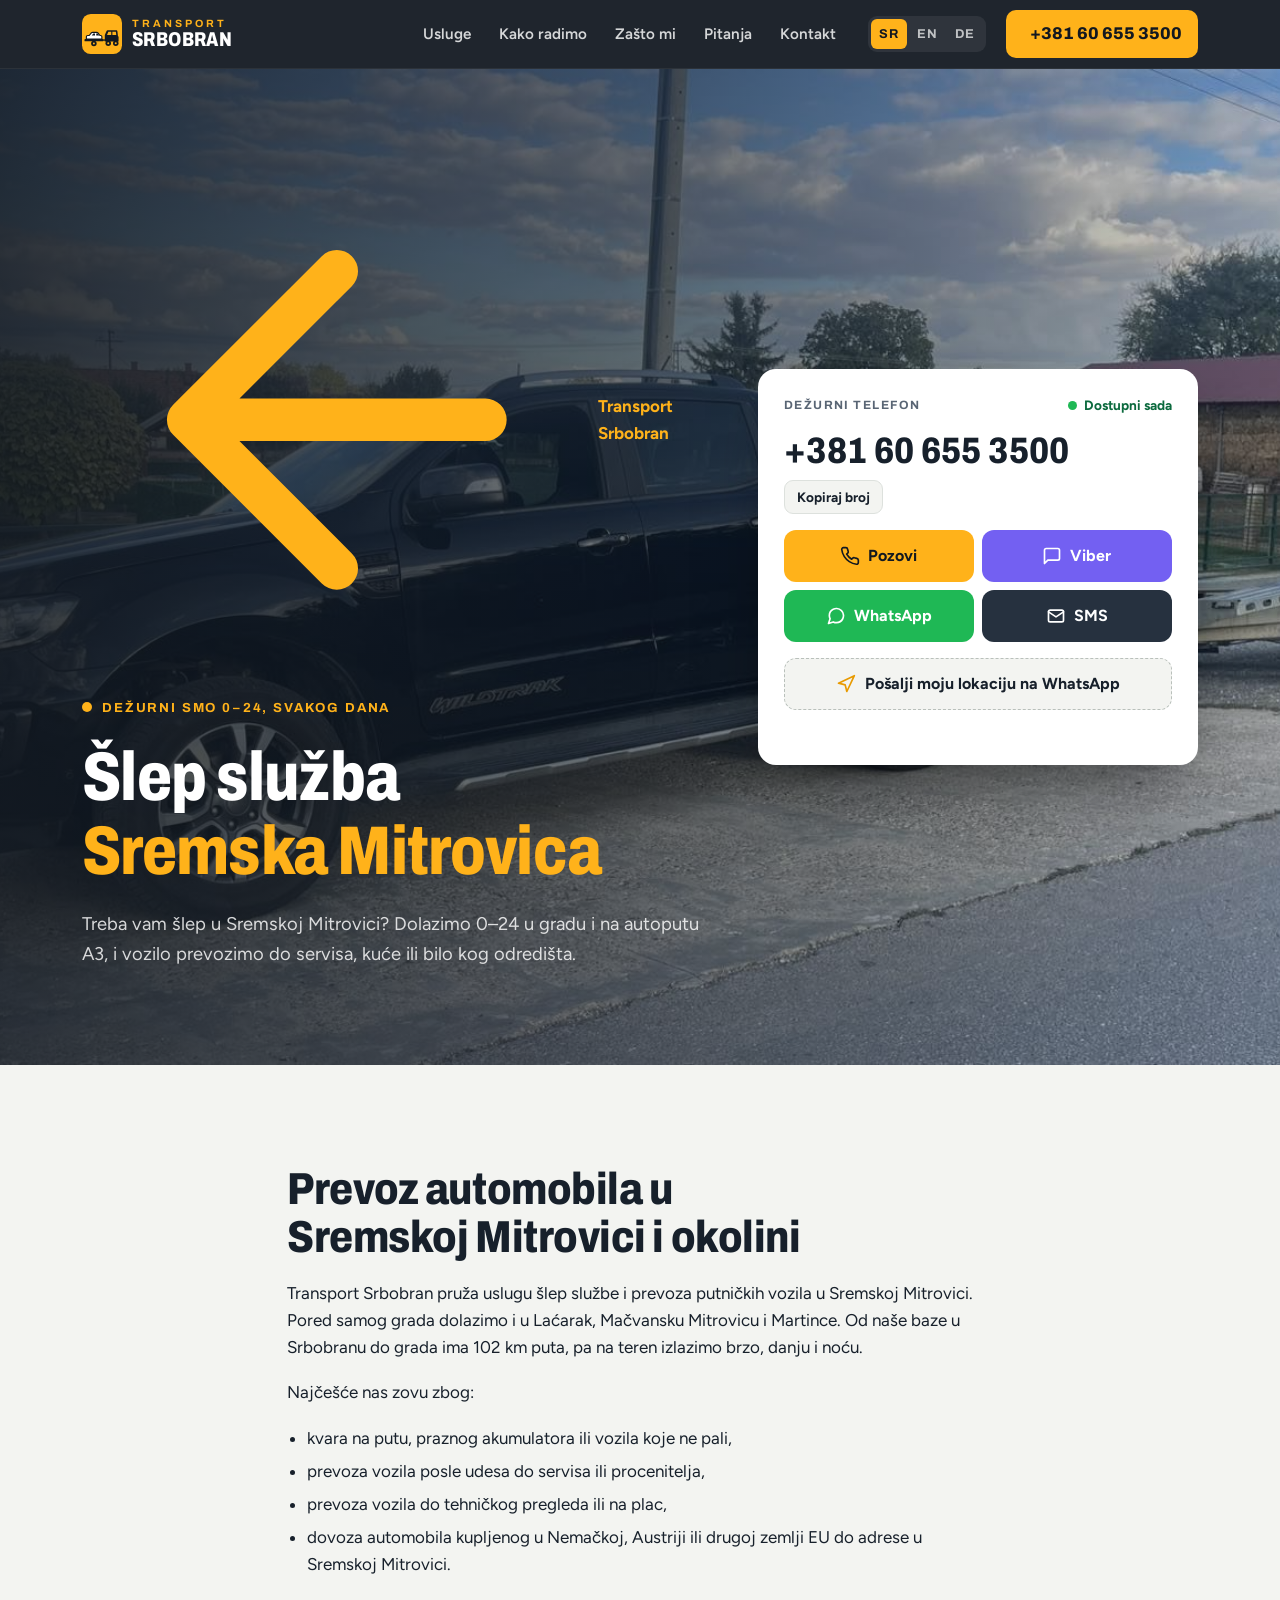
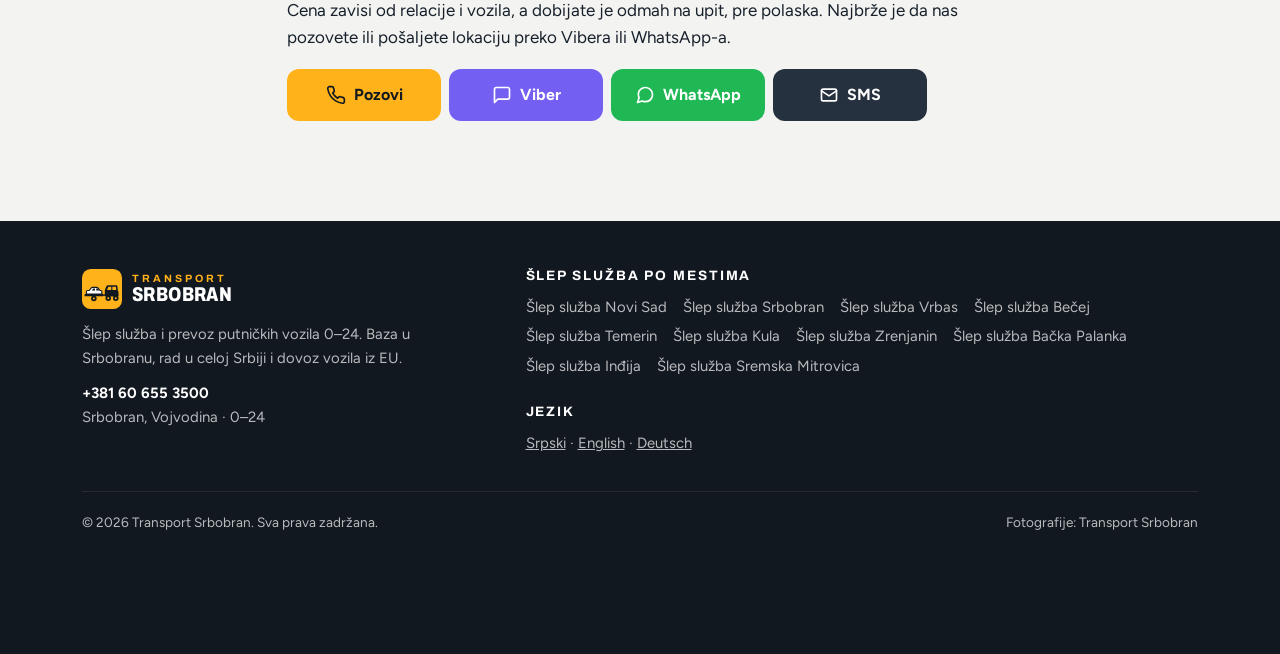
<file: slep-sluzba-sremska-mitrovica/index.html>
<!doctype html>
<html lang="sr-Latn-RS">
<head>
<meta charset="utf-8">
<meta name="viewport" content="width=device-width, initial-scale=1, viewport-fit=cover">
<title>Šlep služba Sremska Mitrovica 0–24 | Prevoz automobila – Transport Srbobran</title>
<meta name="description" content="Šlep služba Sremska Mitrovica 0–24: pomoć na putu, prevoz vozila u kvaru i posle udesa, dovoz vozila iz EU. Pokrivamo i Laćarak, Mačvansku Mitrovicu i Martince. ☎ +381 60 655 3500">
<link rel="canonical" href="https://transportsrbobran.com/slep-sluzba-sremska-mitrovica/">
<link rel="alternate" hreflang="sr-RS" href="https://transportsrbobran.com/slep-sluzba-sremska-mitrovica/">
<meta name="robots" content="index, follow, max-image-preview:large">
<meta name="theme-color" content="#121820">
<meta name="geo.region" content="RS-VO">
<meta name="geo.placename" content="Srbobran, Novi Sad">
<meta name="geo.position" content="45.5477;19.7908">
<meta name="ICBM" content="45.5477, 19.7908">
<meta property="og:type" content="website">
<meta property="og:site_name" content="Transport Srbobran">
<meta property="og:locale" content="sr_RS">
<meta property="og:title" content="Šlep služba Sremska Mitrovica 0–24 | Prevoz automobila – Transport Srbobran">
<meta property="og:description" content="Šlep služba Sremska Mitrovica 0–24: pomoć na putu, prevoz vozila u kvaru i posle udesa, dovoz vozila iz EU. Pokrivamo i Laćarak, Mačvansku Mitrovicu i Martince. ☎ +381 60 655 3500">
<meta property="og:url" content="https://transportsrbobran.com/slep-sluzba-sremska-mitrovica/">
<meta property="og:image" content="https://transportsrbobran.com/assets/img/side2-1600.jpg">
<meta name="twitter:card" content="summary_large_image">
<link rel="icon" href="../assets/logo.svg" type="image/svg+xml">
<link rel="apple-touch-icon" href="../assets/logo.svg">
<link rel="preconnect" href="https://fonts.googleapis.com">
<link rel="preconnect" href="https://fonts.gstatic.com" crossorigin>
<link rel="stylesheet" href="https://fonts.googleapis.com/css2?family=Archivo:wdth,wght@62..125,600..900&family=Figtree:wght@400;600;700;800&display=swap">
<link rel="stylesheet" href="../assets/style.css">
<link rel="preload" as="image" href="../assets/img/side2-1600.jpg" imagesrcset="../assets/img/side2-800.jpg 800w, ../assets/img/side2-1600.jpg 1600w" imagesizes="100vw">
<script type="application/ld+json">{"@context": "https://schema.org", "@type": "Service", "serviceType": "Šlep služba i prevoz vozila", "name": "Šlep služba Sremska Mitrovica", "provider": {"@id": "https://transportsrbobran.com/#business", "@type": "AutomotiveBusiness", "name": "Transport Srbobran", "telephone": "+381606553500"}, "areaServed": {"@type": "City", "name": "Sremska Mitrovica"}, "url": "https://transportsrbobran.com/slep-sluzba-sremska-mitrovica/", "availableChannel": {"@type": "ServiceChannel", "servicePhone": {"@type": "ContactPoint", "telephone": "+381606553500"}}}</script>
<script type="application/ld+json">{"@context": "https://schema.org", "@type": "BreadcrumbList", "itemListElement": [{"@type": "ListItem", "position": 1, "name": "Transport Srbobran", "item": "https://transportsrbobran.com/"}, {"@type": "ListItem", "position": 2, "name": "Šlep služba Sremska Mitrovica", "item": "https://transportsrbobran.com/slep-sluzba-sremska-mitrovica/"}]}</script>
</head>
<body>
<a class="skip" href="#main">Preskoči na sadržaj</a>
<header class="site-header">
 <div class="wrap nav">
  <a class="brand" href="../" aria-label="Transport Srbobran">
   <img src="../assets/logo.svg" alt="" width="40" height="40">
   <span class="brand-txt"><small>TRANSPORT</small><strong>SRBOBRAN</strong></span>
  </a>
  <ul class="menu" id="menu"><li><a href="../#usluge">Usluge</a></li><li><a href="../#kako">Kako radimo</a></li><li><a href="../#zasto">Zašto mi</a></li><li><a href="../#pitanja">Pitanja</a></li><li><a href="../#kontakt">Kontakt</a></li></ul>
  <nav class="langs" aria-label="Jezik"><a href="../" hreflang="sr-Latn-RS" aria-current="true">SR</a><a href="../en/" hreflang="en" aria-current="false">EN</a><a href="../de/" hreflang="de" aria-current="false">DE</a></nav>
  <a class="nav-call" href="tel:+381606553500"><svg viewBox="0 0 24 24" fill="none" stroke="currentColor" stroke-width="2" stroke-linecap="round" stroke-linejoin="round" aria-hidden="true"><path d="M22 16.9v3a2 2 0 0 1-2.2 2 19.8 19.8 0 0 1-8.6-3.1 19.5 19.5 0 0 1-6-6A19.8 19.8 0 0 1 2.1 4.2 2 2 0 0 1 4.1 2h3a2 2 0 0 1 2 1.7c.1.9.4 1.8.7 2.7a2 2 0 0 1-.5 2.1L8 9.8a16 16 0 0 0 6 6l1.3-1.3a2 2 0 0 1 2.1-.4c.9.3 1.8.6 2.7.7a2 2 0 0 1 1.7 2z"/></svg>+381 60 655 3500</a>
  <button class="burger" aria-expanded="false" aria-controls="menu" aria-label="Meni"><svg viewBox="0 0 24 24" fill="none" stroke="currentColor" stroke-width="2" stroke-linecap="round" stroke-linejoin="round" aria-hidden="true"><path d="M3 6h18M3 12h18M3 18h18"/></svg></button>
 </div>
</header>
<main id="main">
<section class="hero city-hero" style="padding:0">
 <div class="hero-bg"><img src="../assets/img/side2-1600.jpg" srcset="../assets/img/side2-800.jpg 800w, ../assets/img/side2-1600.jpg 1600w" sizes="100vw" alt="" fetchpriority="high"></div>
 <div class="wrap hero-inner">
  <div class="hero-copy reveal">
   <a class="back" href="../" style="color:var(--beacon)"><svg viewBox="0 0 24 24" fill="none" stroke="currentColor" stroke-width="2" stroke-linecap="round" stroke-linejoin="round" aria-hidden="true"><path d="M19 12H5M12 19l-7-7 7-7"/></svg>Transport Srbobran</a>
   <span class="eyebrow"><i class="pulse"></i>Dežurni smo 0–24, svakog dana</span>
   <h1>Šlep služba <span class="hl">Sremska Mitrovica</span></h1>
   <p class="lead">Treba vam šlep u Sremskoj Mitrovici? Dolazimo 0–24 u gradu i na autoputu A3, i vozilo prevozimo do servisa, kuće ili bilo kog odredišta.</p>
  </div>
  <div class="dispatch reveal d2">
 <div class="dispatch-head"><span>Dežurni telefon</span><span class="status"><i></i>Dostupni sada</span></div>
 <div class="num-row"><a class="num" href="tel:+381606553500">+381 60 655 3500</a><button class="copy" type="button" data-copy="+381606553500" data-done="Kopirano ✓">Kopiraj broj</button></div>
 <div class="channels">
 <a class="btn btn-call" href="tel:+381606553500"><svg viewBox="0 0 24 24" fill="none" stroke="currentColor" stroke-width="2" stroke-linecap="round" stroke-linejoin="round" aria-hidden="true"><path d="M22 16.9v3a2 2 0 0 1-2.2 2 19.8 19.8 0 0 1-8.6-3.1 19.5 19.5 0 0 1-6-6A19.8 19.8 0 0 1 2.1 4.2 2 2 0 0 1 4.1 2h3a2 2 0 0 1 2 1.7c.1.9.4 1.8.7 2.7a2 2 0 0 1-.5 2.1L8 9.8a16 16 0 0 0 6 6l1.3-1.3a2 2 0 0 1 2.1-.4c.9.3 1.8.6 2.7.7a2 2 0 0 1 1.7 2z"/></svg>Pozovi</a>
 <a class="btn btn-viber" href="viber://chat?number=%2B381606553500"><svg viewBox="0 0 24 24" fill="none" stroke="currentColor" stroke-width="2" stroke-linecap="round" stroke-linejoin="round" aria-hidden="true"><path d="M21 15a2 2 0 0 1-2 2H7l-4 4V5a2 2 0 0 1 2-2h14a2 2 0 0 1 2 2z"/></svg>Viber</a>
 <a class="btn btn-wa" href="https://wa.me/381606553500" target="_blank" rel="noopener"><svg viewBox="0 0 24 24" fill="none" stroke="currentColor" stroke-width="2" stroke-linecap="round" stroke-linejoin="round" aria-hidden="true"><path d="M21 11.5a8.4 8.4 0 0 1-.9 3.8 8.5 8.5 0 0 1-7.6 4.7 8.4 8.4 0 0 1-3.8-.9L3 21l1.9-5.7a8.4 8.4 0 0 1-.9-3.8 8.5 8.5 0 0 1 4.7-7.6 8.4 8.4 0 0 1 3.8-.9h.5a8.5 8.5 0 0 1 8 8v.5z"/></svg>WhatsApp</a>
 <a class="btn btn-sms" href="sms:+381606553500"><svg viewBox="0 0 24 24" fill="none" stroke="currentColor" stroke-width="2" stroke-linecap="round" stroke-linejoin="round" aria-hidden="true"><rect x="3" y="5" width="18" height="14" rx="2"/><path d="m3 7 9 6 9-6"/></svg>SMS</a>
</div>
 <button class="loc-btn" type="button" data-locate data-note="loc-note-hero" data-msg="Zdravo, treba mi šlep. Moja lokacija:" data-wait="Tražim lokaciju…" data-err="Lokacija nije dostupna. Pozovite nas ili pošaljite lokaciju ručno iz Google mapa."><svg viewBox="0 0 24 24" fill="none" stroke="currentColor" stroke-width="2" stroke-linecap="round" stroke-linejoin="round" aria-hidden="true"><path d="M3 11l19-9-9 19-2-8-8-2z"/></svg>Pošalji moju lokaciju na WhatsApp</button>
 <p class="loc-note" id="loc-note-hero" aria-live="polite"></p>
</div>
 </div>
</section>
<section>
 <div class="wrap prose">
  <h2>Prevoz automobila u Sremskoj Mitrovici i okolini</h2>
  <p>Transport Srbobran pruža uslugu šlep službe i prevoza putničkih vozila u Sremskoj Mitrovici. Pored samog grada dolazimo i u Laćarak, Mačvansku Mitrovicu i Martince. Od naše baze u Srbobranu do grada ima 102 km puta, pa na teren izlazimo brzo, danju i noću.</p>
  <p>Najčešće nas zovu zbog:</p>
  <ul>
   <li>kvara na putu, praznog akumulatora ili vozila koje ne pali,</li>
   <li>prevoza vozila posle udesa do servisa ili procenitelja,</li>
   <li>prevoza vozila do tehničkog pregleda ili na plac,</li>
   <li>dovoza automobila kupljenog u Nemačkoj, Austriji ili drugoj zemlji EU do adrese u Sremskoj Mitrovici.</li>
  </ul>
  <p>Cena zavisi od relacije i vozila, a dobijate je odmah na upit, pre polaska. Najbrže je da nas pozovete ili pošaljete lokaciju preko Vibera ili WhatsApp-a.</p>
  <div class="channels">
 <a class="btn btn-call" href="tel:+381606553500"><svg viewBox="0 0 24 24" fill="none" stroke="currentColor" stroke-width="2" stroke-linecap="round" stroke-linejoin="round" aria-hidden="true"><path d="M22 16.9v3a2 2 0 0 1-2.2 2 19.8 19.8 0 0 1-8.6-3.1 19.5 19.5 0 0 1-6-6A19.8 19.8 0 0 1 2.1 4.2 2 2 0 0 1 4.1 2h3a2 2 0 0 1 2 1.7c.1.9.4 1.8.7 2.7a2 2 0 0 1-.5 2.1L8 9.8a16 16 0 0 0 6 6l1.3-1.3a2 2 0 0 1 2.1-.4c.9.3 1.8.6 2.7.7a2 2 0 0 1 1.7 2z"/></svg>Pozovi</a>
 <a class="btn btn-viber" href="viber://chat?number=%2B381606553500"><svg viewBox="0 0 24 24" fill="none" stroke="currentColor" stroke-width="2" stroke-linecap="round" stroke-linejoin="round" aria-hidden="true"><path d="M21 15a2 2 0 0 1-2 2H7l-4 4V5a2 2 0 0 1 2-2h14a2 2 0 0 1 2 2z"/></svg>Viber</a>
 <a class="btn btn-wa" href="https://wa.me/381606553500" target="_blank" rel="noopener"><svg viewBox="0 0 24 24" fill="none" stroke="currentColor" stroke-width="2" stroke-linecap="round" stroke-linejoin="round" aria-hidden="true"><path d="M21 11.5a8.4 8.4 0 0 1-.9 3.8 8.5 8.5 0 0 1-7.6 4.7 8.4 8.4 0 0 1-3.8-.9L3 21l1.9-5.7a8.4 8.4 0 0 1-.9-3.8 8.5 8.5 0 0 1 4.7-7.6 8.4 8.4 0 0 1 3.8-.9h.5a8.5 8.5 0 0 1 8 8v.5z"/></svg>WhatsApp</a>
 <a class="btn btn-sms" href="sms:+381606553500"><svg viewBox="0 0 24 24" fill="none" stroke="currentColor" stroke-width="2" stroke-linecap="round" stroke-linejoin="round" aria-hidden="true"><rect x="3" y="5" width="18" height="14" rx="2"/><path d="m3 7 9 6 9-6"/></svg>SMS</a>
</div>
 </div>
</section>
</main>
<footer class="site-footer">
 <div class="wrap">
  <div class="foot-grid">
   <div>
    <a class="brand" href="../" aria-label="Transport Srbobran"><img src="../assets/logo.svg" alt="" width="40" height="40"><span class="brand-txt"><small>TRANSPORT</small><strong style="color:#fff">SRBOBRAN</strong></span></a>
    <p style="margin-top:14px;max-width:44ch">Šlep služba i prevoz putničkih vozila 0–24. Baza u Srbobranu, rad u celoj Srbiji i dovoz vozila iz EU.</p>
    <p style="margin-top:12px"><a href="tel:+381606553500" style="color:#fff;font-weight:700;text-decoration:none">+381 60 655 3500</a><br>Srbobran, Vojvodina · 0–24</p>
   </div>
   <div>
    <h3>Šlep služba po mestima</h3>
    <ul class="places"><li><a href="../slep-sluzba-novi-sad/">Šlep služba Novi Sad</a></li><li><a href="../slep-sluzba-srbobran/">Šlep služba Srbobran</a></li><li><a href="../slep-sluzba-vrbas/">Šlep služba Vrbas</a></li><li><a href="../slep-sluzba-becej/">Šlep služba Bečej</a></li><li><a href="../slep-sluzba-temerin/">Šlep služba Temerin</a></li><li><a href="../slep-sluzba-kula/">Šlep služba Kula</a></li><li><a href="../slep-sluzba-zrenjanin/">Šlep služba Zrenjanin</a></li><li><a href="../slep-sluzba-backa-palanka/">Šlep služba Bačka Palanka</a></li><li><a href="../slep-sluzba-indjija/">Šlep služba Inđija</a></li><li><a href="../slep-sluzba-sremska-mitrovica/">Šlep služba Sremska Mitrovica</a></li></ul>
    <h3 style="margin-top:26px">Jezik</h3>
    <p><a href="../" hreflang="sr-Latn-RS">Srpski</a> · <a href="../en/" hreflang="en">English</a> · <a href="../de/" hreflang="de">Deutsch</a></p>
   </div>
  </div>
  <div class="foot-bottom"><span>© <span id="year">2026</span> Transport Srbobran. Sva prava zadržana.</span><span>Fotografije: Transport Srbobran</span></div>
 </div>
</footer>
<div class="callbar">
 <a class="btn btn-call" href="tel:+381606553500"><svg viewBox="0 0 24 24" fill="none" stroke="currentColor" stroke-width="2" stroke-linecap="round" stroke-linejoin="round" aria-hidden="true"><path d="M22 16.9v3a2 2 0 0 1-2.2 2 19.8 19.8 0 0 1-8.6-3.1 19.5 19.5 0 0 1-6-6A19.8 19.8 0 0 1 2.1 4.2 2 2 0 0 1 4.1 2h3a2 2 0 0 1 2 1.7c.1.9.4 1.8.7 2.7a2 2 0 0 1-.5 2.1L8 9.8a16 16 0 0 0 6 6l1.3-1.3a2 2 0 0 1 2.1-.4c.9.3 1.8.6 2.7.7a2 2 0 0 1 1.7 2z"/></svg>Pozovi</a>
 <a class="btn btn-viber" href="viber://chat?number=%2B381606553500"><svg viewBox="0 0 24 24" fill="none" stroke="currentColor" stroke-width="2" stroke-linecap="round" stroke-linejoin="round" aria-hidden="true"><path d="M21 15a2 2 0 0 1-2 2H7l-4 4V5a2 2 0 0 1 2-2h14a2 2 0 0 1 2 2z"/></svg>Viber</a>
 <a class="btn btn-wa" href="https://wa.me/381606553500" target="_blank" rel="noopener"><svg viewBox="0 0 24 24" fill="none" stroke="currentColor" stroke-width="2" stroke-linecap="round" stroke-linejoin="round" aria-hidden="true"><path d="M21 11.5a8.4 8.4 0 0 1-.9 3.8 8.5 8.5 0 0 1-7.6 4.7 8.4 8.4 0 0 1-3.8-.9L3 21l1.9-5.7a8.4 8.4 0 0 1-.9-3.8 8.5 8.5 0 0 1 4.7-7.6 8.4 8.4 0 0 1 3.8-.9h.5a8.5 8.5 0 0 1 8 8v.5z"/></svg>WhatsApp</a>
</div>
<script src="../assets/main.js" defer></script>
</body>
</html>
</file>
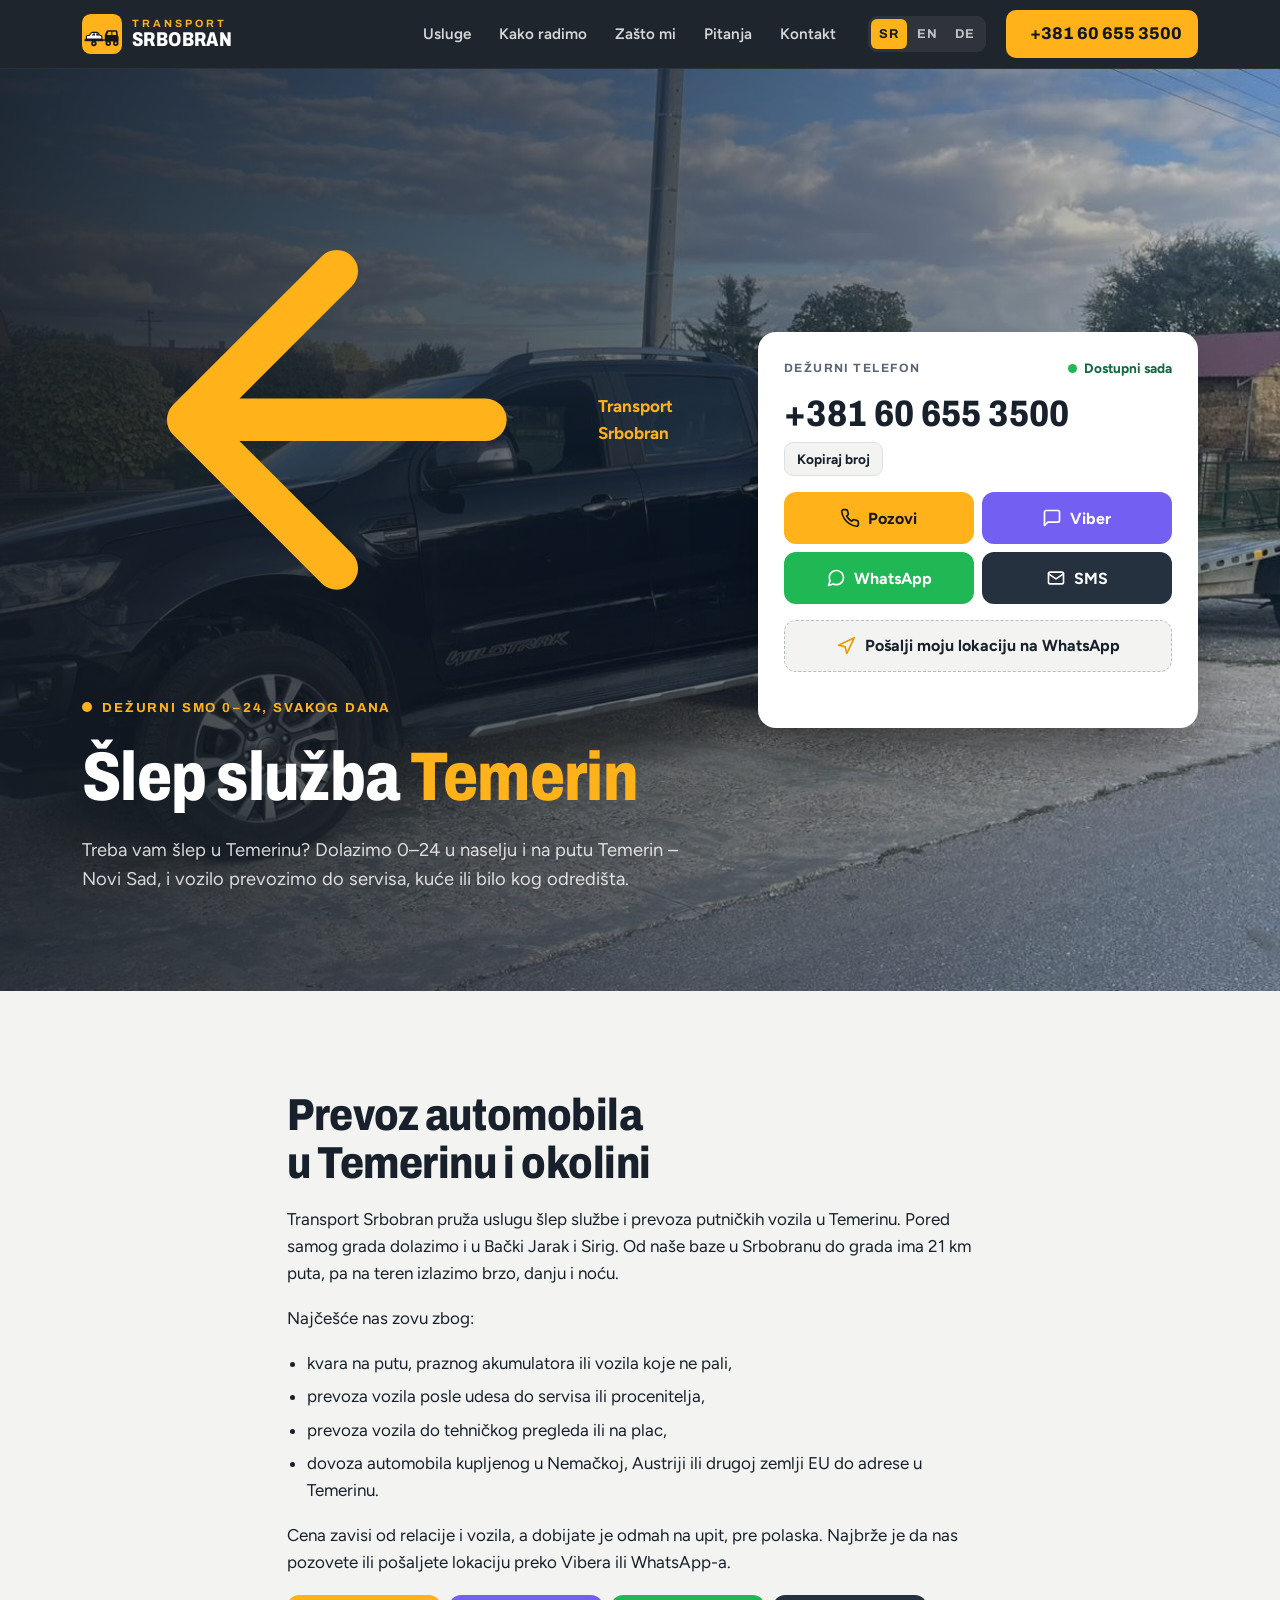
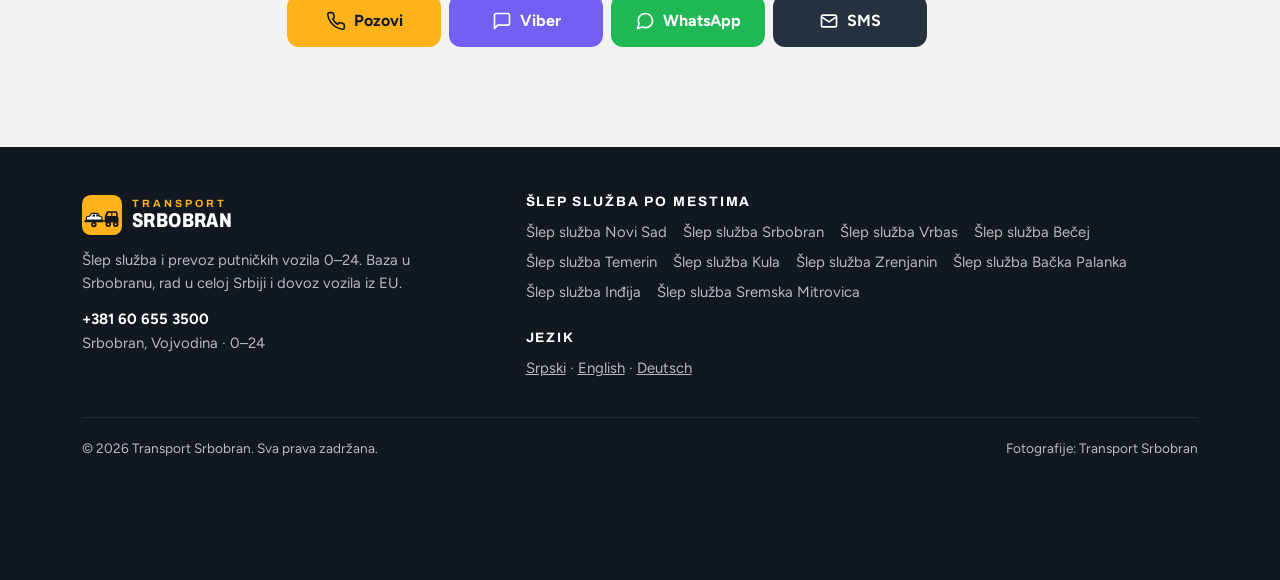
<file: slep-sluzba-temerin/index.html>
<!doctype html>
<html lang="sr-Latn-RS">
<head>
<meta charset="utf-8">
<meta name="viewport" content="width=device-width, initial-scale=1, viewport-fit=cover">
<title>Šlep služba Temerin 0–24 | Prevoz automobila – Transport Srbobran</title>
<meta name="description" content="Šlep služba Temerin 0–24: pomoć na putu, prevoz vozila u kvaru i posle udesa, dovoz vozila iz EU. Pokrivamo i Bački Jarak i Sirig. ☎ +381 60 655 3500">
<link rel="canonical" href="https://psihotrot-tech.github.io/transport/slep-sluzba-temerin/">
<link rel="alternate" hreflang="sr-RS" href="https://psihotrot-tech.github.io/transport/slep-sluzba-temerin/">
<meta name="robots" content="index, follow, max-image-preview:large">
<meta name="theme-color" content="#121820">
<meta name="geo.region" content="RS-VO">
<meta name="geo.placename" content="Srbobran, Novi Sad">
<meta name="geo.position" content="45.5477;19.7908">
<meta name="ICBM" content="45.5477, 19.7908">
<meta property="og:type" content="website">
<meta property="og:site_name" content="Transport Srbobran">
<meta property="og:locale" content="sr_RS">
<meta property="og:title" content="Šlep služba Temerin 0–24 | Prevoz automobila – Transport Srbobran">
<meta property="og:description" content="Šlep služba Temerin 0–24: pomoć na putu, prevoz vozila u kvaru i posle udesa, dovoz vozila iz EU. Pokrivamo i Bački Jarak i Sirig. ☎ +381 60 655 3500">
<meta property="og:url" content="https://psihotrot-tech.github.io/transport/slep-sluzba-temerin/">
<meta property="og:image" content="https://psihotrot-tech.github.io/transport/assets/img/side2-1600.jpg">
<meta name="twitter:card" content="summary_large_image">
<link rel="icon" href="../assets/logo.svg" type="image/svg+xml">
<link rel="apple-touch-icon" href="../assets/logo.svg">
<link rel="preconnect" href="https://fonts.googleapis.com">
<link rel="preconnect" href="https://fonts.gstatic.com" crossorigin>
<link rel="stylesheet" href="https://fonts.googleapis.com/css2?family=Archivo:wdth,wght@62..125,600..900&family=Figtree:wght@400;600;700;800&display=swap">
<link rel="stylesheet" href="../assets/style.css">
<link rel="preload" as="image" href="../assets/img/side2-1600.jpg" imagesrcset="../assets/img/side2-800.jpg 800w, ../assets/img/side2-1600.jpg 1600w" imagesizes="100vw">
<script type="application/ld+json">{"@context": "https://schema.org", "@type": "Service", "serviceType": "Šlep služba i prevoz vozila", "name": "Šlep služba Temerin", "provider": {"@id": "https://psihotrot-tech.github.io/transport/#business", "@type": "AutomotiveBusiness", "name": "Transport Srbobran", "telephone": "+381606553500"}, "areaServed": {"@type": "City", "name": "Temerin"}, "url": "https://psihotrot-tech.github.io/transport/slep-sluzba-temerin/", "availableChannel": {"@type": "ServiceChannel", "servicePhone": {"@type": "ContactPoint", "telephone": "+381606553500"}}}</script>
<script type="application/ld+json">{"@context": "https://schema.org", "@type": "BreadcrumbList", "itemListElement": [{"@type": "ListItem", "position": 1, "name": "Transport Srbobran", "item": "https://psihotrot-tech.github.io/transport/"}, {"@type": "ListItem", "position": 2, "name": "Šlep služba Temerin", "item": "https://psihotrot-tech.github.io/transport/slep-sluzba-temerin/"}]}</script>
</head>
<body>
<a class="skip" href="#main">Preskoči na sadržaj</a>
<header class="site-header">
 <div class="wrap nav">
  <a class="brand" href="../" aria-label="Transport Srbobran">
   <img src="../assets/logo.svg" alt="" width="40" height="40">
   <span class="brand-txt"><small>TRANSPORT</small><strong>SRBOBRAN</strong></span>
  </a>
  <ul class="menu" id="menu"><li><a href="../#usluge">Usluge</a></li><li><a href="../#kako">Kako radimo</a></li><li><a href="../#zasto">Zašto mi</a></li><li><a href="../#pitanja">Pitanja</a></li><li><a href="../#kontakt">Kontakt</a></li></ul>
  <nav class="langs" aria-label="Jezik"><a href="../" hreflang="sr-Latn-RS" aria-current="true">SR</a><a href="../en/" hreflang="en" aria-current="false">EN</a><a href="../de/" hreflang="de" aria-current="false">DE</a></nav>
  <a class="nav-call" href="tel:+381606553500"><svg viewBox="0 0 24 24" fill="none" stroke="currentColor" stroke-width="2" stroke-linecap="round" stroke-linejoin="round" aria-hidden="true"><path d="M22 16.9v3a2 2 0 0 1-2.2 2 19.8 19.8 0 0 1-8.6-3.1 19.5 19.5 0 0 1-6-6A19.8 19.8 0 0 1 2.1 4.2 2 2 0 0 1 4.1 2h3a2 2 0 0 1 2 1.7c.1.9.4 1.8.7 2.7a2 2 0 0 1-.5 2.1L8 9.8a16 16 0 0 0 6 6l1.3-1.3a2 2 0 0 1 2.1-.4c.9.3 1.8.6 2.7.7a2 2 0 0 1 1.7 2z"/></svg>+381 60 655 3500</a>
  <button class="burger" aria-expanded="false" aria-controls="menu" aria-label="Meni"><svg viewBox="0 0 24 24" fill="none" stroke="currentColor" stroke-width="2" stroke-linecap="round" stroke-linejoin="round" aria-hidden="true"><path d="M3 6h18M3 12h18M3 18h18"/></svg></button>
 </div>
</header>
<main id="main">
<section class="hero city-hero" style="padding:0">
 <div class="hero-bg"><img src="../assets/img/side2-1600.jpg" srcset="../assets/img/side2-800.jpg 800w, ../assets/img/side2-1600.jpg 1600w" sizes="100vw" alt="" fetchpriority="high"></div>
 <div class="wrap hero-inner">
  <div class="hero-copy reveal">
   <a class="back" href="../" style="color:var(--beacon)"><svg viewBox="0 0 24 24" fill="none" stroke="currentColor" stroke-width="2" stroke-linecap="round" stroke-linejoin="round" aria-hidden="true"><path d="M19 12H5M12 19l-7-7 7-7"/></svg>Transport Srbobran</a>
   <span class="eyebrow"><i class="pulse"></i>Dežurni smo 0–24, svakog dana</span>
   <h1>Šlep služba <span class="hl">Temerin</span></h1>
   <p class="lead">Treba vam šlep u Temerinu? Dolazimo 0–24 u naselju i na putu Temerin – Novi Sad, i vozilo prevozimo do servisa, kuće ili bilo kog odredišta.</p>
  </div>
  <div class="dispatch reveal d2">
 <div class="dispatch-head"><span>Dežurni telefon</span><span class="status"><i></i>Dostupni sada</span></div>
 <div class="num-row"><a class="num" href="tel:+381606553500">+381 60 655 3500</a><button class="copy" type="button" data-copy="+381606553500" data-done="Kopirano ✓">Kopiraj broj</button></div>
 <div class="channels">
 <a class="btn btn-call" href="tel:+381606553500"><svg viewBox="0 0 24 24" fill="none" stroke="currentColor" stroke-width="2" stroke-linecap="round" stroke-linejoin="round" aria-hidden="true"><path d="M22 16.9v3a2 2 0 0 1-2.2 2 19.8 19.8 0 0 1-8.6-3.1 19.5 19.5 0 0 1-6-6A19.8 19.8 0 0 1 2.1 4.2 2 2 0 0 1 4.1 2h3a2 2 0 0 1 2 1.7c.1.9.4 1.8.7 2.7a2 2 0 0 1-.5 2.1L8 9.8a16 16 0 0 0 6 6l1.3-1.3a2 2 0 0 1 2.1-.4c.9.3 1.8.6 2.7.7a2 2 0 0 1 1.7 2z"/></svg>Pozovi</a>
 <a class="btn btn-viber" href="viber://chat?number=%2B381606553500"><svg viewBox="0 0 24 24" fill="none" stroke="currentColor" stroke-width="2" stroke-linecap="round" stroke-linejoin="round" aria-hidden="true"><path d="M21 15a2 2 0 0 1-2 2H7l-4 4V5a2 2 0 0 1 2-2h14a2 2 0 0 1 2 2z"/></svg>Viber</a>
 <a class="btn btn-wa" href="https://wa.me/381606553500" target="_blank" rel="noopener"><svg viewBox="0 0 24 24" fill="none" stroke="currentColor" stroke-width="2" stroke-linecap="round" stroke-linejoin="round" aria-hidden="true"><path d="M21 11.5a8.4 8.4 0 0 1-.9 3.8 8.5 8.5 0 0 1-7.6 4.7 8.4 8.4 0 0 1-3.8-.9L3 21l1.9-5.7a8.4 8.4 0 0 1-.9-3.8 8.5 8.5 0 0 1 4.7-7.6 8.4 8.4 0 0 1 3.8-.9h.5a8.5 8.5 0 0 1 8 8v.5z"/></svg>WhatsApp</a>
 <a class="btn btn-sms" href="sms:+381606553500"><svg viewBox="0 0 24 24" fill="none" stroke="currentColor" stroke-width="2" stroke-linecap="round" stroke-linejoin="round" aria-hidden="true"><rect x="3" y="5" width="18" height="14" rx="2"/><path d="m3 7 9 6 9-6"/></svg>SMS</a>
</div>
 <button class="loc-btn" type="button" data-locate data-note="loc-note-hero" data-msg="Zdravo, treba mi šlep. Moja lokacija:" data-wait="Tražim lokaciju…" data-err="Lokacija nije dostupna. Pozovite nas ili pošaljite lokaciju ručno iz Google mapa."><svg viewBox="0 0 24 24" fill="none" stroke="currentColor" stroke-width="2" stroke-linecap="round" stroke-linejoin="round" aria-hidden="true"><path d="M3 11l19-9-9 19-2-8-8-2z"/></svg>Pošalji moju lokaciju na WhatsApp</button>
 <p class="loc-note" id="loc-note-hero" aria-live="polite"></p>
</div>
 </div>
</section>
<section>
 <div class="wrap prose">
  <h2>Prevoz automobila u Temerinu i okolini</h2>
  <p>Transport Srbobran pruža uslugu šlep službe i prevoza putničkih vozila u Temerinu. Pored samog grada dolazimo i u Bački Jarak i Sirig. Od naše baze u Srbobranu do grada ima 21 km puta, pa na teren izlazimo brzo, danju i noću.</p>
  <p>Najčešće nas zovu zbog:</p>
  <ul>
   <li>kvara na putu, praznog akumulatora ili vozila koje ne pali,</li>
   <li>prevoza vozila posle udesa do servisa ili procenitelja,</li>
   <li>prevoza vozila do tehničkog pregleda ili na plac,</li>
   <li>dovoza automobila kupljenog u Nemačkoj, Austriji ili drugoj zemlji EU do adrese u Temerinu.</li>
  </ul>
  <p>Cena zavisi od relacije i vozila, a dobijate je odmah na upit, pre polaska. Najbrže je da nas pozovete ili pošaljete lokaciju preko Vibera ili WhatsApp-a.</p>
  <div class="channels">
 <a class="btn btn-call" href="tel:+381606553500"><svg viewBox="0 0 24 24" fill="none" stroke="currentColor" stroke-width="2" stroke-linecap="round" stroke-linejoin="round" aria-hidden="true"><path d="M22 16.9v3a2 2 0 0 1-2.2 2 19.8 19.8 0 0 1-8.6-3.1 19.5 19.5 0 0 1-6-6A19.8 19.8 0 0 1 2.1 4.2 2 2 0 0 1 4.1 2h3a2 2 0 0 1 2 1.7c.1.9.4 1.8.7 2.7a2 2 0 0 1-.5 2.1L8 9.8a16 16 0 0 0 6 6l1.3-1.3a2 2 0 0 1 2.1-.4c.9.3 1.8.6 2.7.7a2 2 0 0 1 1.7 2z"/></svg>Pozovi</a>
 <a class="btn btn-viber" href="viber://chat?number=%2B381606553500"><svg viewBox="0 0 24 24" fill="none" stroke="currentColor" stroke-width="2" stroke-linecap="round" stroke-linejoin="round" aria-hidden="true"><path d="M21 15a2 2 0 0 1-2 2H7l-4 4V5a2 2 0 0 1 2-2h14a2 2 0 0 1 2 2z"/></svg>Viber</a>
 <a class="btn btn-wa" href="https://wa.me/381606553500" target="_blank" rel="noopener"><svg viewBox="0 0 24 24" fill="none" stroke="currentColor" stroke-width="2" stroke-linecap="round" stroke-linejoin="round" aria-hidden="true"><path d="M21 11.5a8.4 8.4 0 0 1-.9 3.8 8.5 8.5 0 0 1-7.6 4.7 8.4 8.4 0 0 1-3.8-.9L3 21l1.9-5.7a8.4 8.4 0 0 1-.9-3.8 8.5 8.5 0 0 1 4.7-7.6 8.4 8.4 0 0 1 3.8-.9h.5a8.5 8.5 0 0 1 8 8v.5z"/></svg>WhatsApp</a>
 <a class="btn btn-sms" href="sms:+381606553500"><svg viewBox="0 0 24 24" fill="none" stroke="currentColor" stroke-width="2" stroke-linecap="round" stroke-linejoin="round" aria-hidden="true"><rect x="3" y="5" width="18" height="14" rx="2"/><path d="m3 7 9 6 9-6"/></svg>SMS</a>
</div>
 </div>
</section>
</main>
<footer class="site-footer">
 <div class="wrap">
  <div class="foot-grid">
   <div>
    <a class="brand" href="../" aria-label="Transport Srbobran"><img src="../assets/logo.svg" alt="" width="40" height="40"><span class="brand-txt"><small>TRANSPORT</small><strong style="color:#fff">SRBOBRAN</strong></span></a>
    <p style="margin-top:14px;max-width:44ch">Šlep služba i prevoz putničkih vozila 0–24. Baza u Srbobranu, rad u celoj Srbiji i dovoz vozila iz EU.</p>
    <p style="margin-top:12px"><a href="tel:+381606553500" style="color:#fff;font-weight:700;text-decoration:none">+381 60 655 3500</a><br>Srbobran, Vojvodina · 0–24</p>
   </div>
   <div>
    <h3>Šlep služba po mestima</h3>
    <ul class="places"><li><a href="../slep-sluzba-novi-sad/">Šlep služba Novi Sad</a></li><li><a href="../slep-sluzba-srbobran/">Šlep služba Srbobran</a></li><li><a href="../slep-sluzba-vrbas/">Šlep služba Vrbas</a></li><li><a href="../slep-sluzba-becej/">Šlep služba Bečej</a></li><li><a href="../slep-sluzba-temerin/">Šlep služba Temerin</a></li><li><a href="../slep-sluzba-kula/">Šlep služba Kula</a></li><li><a href="../slep-sluzba-zrenjanin/">Šlep služba Zrenjanin</a></li><li><a href="../slep-sluzba-backa-palanka/">Šlep služba Bačka Palanka</a></li><li><a href="../slep-sluzba-indjija/">Šlep služba Inđija</a></li><li><a href="../slep-sluzba-sremska-mitrovica/">Šlep služba Sremska Mitrovica</a></li></ul>
    <h3 style="margin-top:26px">Jezik</h3>
    <p><a href="../" hreflang="sr-Latn-RS">Srpski</a> · <a href="../en/" hreflang="en">English</a> · <a href="../de/" hreflang="de">Deutsch</a></p>
   </div>
  </div>
  <div class="foot-bottom"><span>© <span id="year">2026</span> Transport Srbobran. Sva prava zadržana.</span><span>Fotografije: Transport Srbobran</span></div>
 </div>
</footer>
<div class="callbar">
 <a class="btn btn-call" href="tel:+381606553500"><svg viewBox="0 0 24 24" fill="none" stroke="currentColor" stroke-width="2" stroke-linecap="round" stroke-linejoin="round" aria-hidden="true"><path d="M22 16.9v3a2 2 0 0 1-2.2 2 19.8 19.8 0 0 1-8.6-3.1 19.5 19.5 0 0 1-6-6A19.8 19.8 0 0 1 2.1 4.2 2 2 0 0 1 4.1 2h3a2 2 0 0 1 2 1.7c.1.9.4 1.8.7 2.7a2 2 0 0 1-.5 2.1L8 9.8a16 16 0 0 0 6 6l1.3-1.3a2 2 0 0 1 2.1-.4c.9.3 1.8.6 2.7.7a2 2 0 0 1 1.7 2z"/></svg>Pozovi</a>
 <a class="btn btn-viber" href="viber://chat?number=%2B381606553500"><svg viewBox="0 0 24 24" fill="none" stroke="currentColor" stroke-width="2" stroke-linecap="round" stroke-linejoin="round" aria-hidden="true"><path d="M21 15a2 2 0 0 1-2 2H7l-4 4V5a2 2 0 0 1 2-2h14a2 2 0 0 1 2 2z"/></svg>Viber</a>
 <a class="btn btn-wa" href="https://wa.me/381606553500" target="_blank" rel="noopener"><svg viewBox="0 0 24 24" fill="none" stroke="currentColor" stroke-width="2" stroke-linecap="round" stroke-linejoin="round" aria-hidden="true"><path d="M21 11.5a8.4 8.4 0 0 1-.9 3.8 8.5 8.5 0 0 1-7.6 4.7 8.4 8.4 0 0 1-3.8-.9L3 21l1.9-5.7a8.4 8.4 0 0 1-.9-3.8 8.5 8.5 0 0 1 4.7-7.6 8.4 8.4 0 0 1 3.8-.9h.5a8.5 8.5 0 0 1 8 8v.5z"/></svg>WhatsApp</a>
</div>
<script src="../assets/main.js" defer></script>
</body>
</html>
</file>
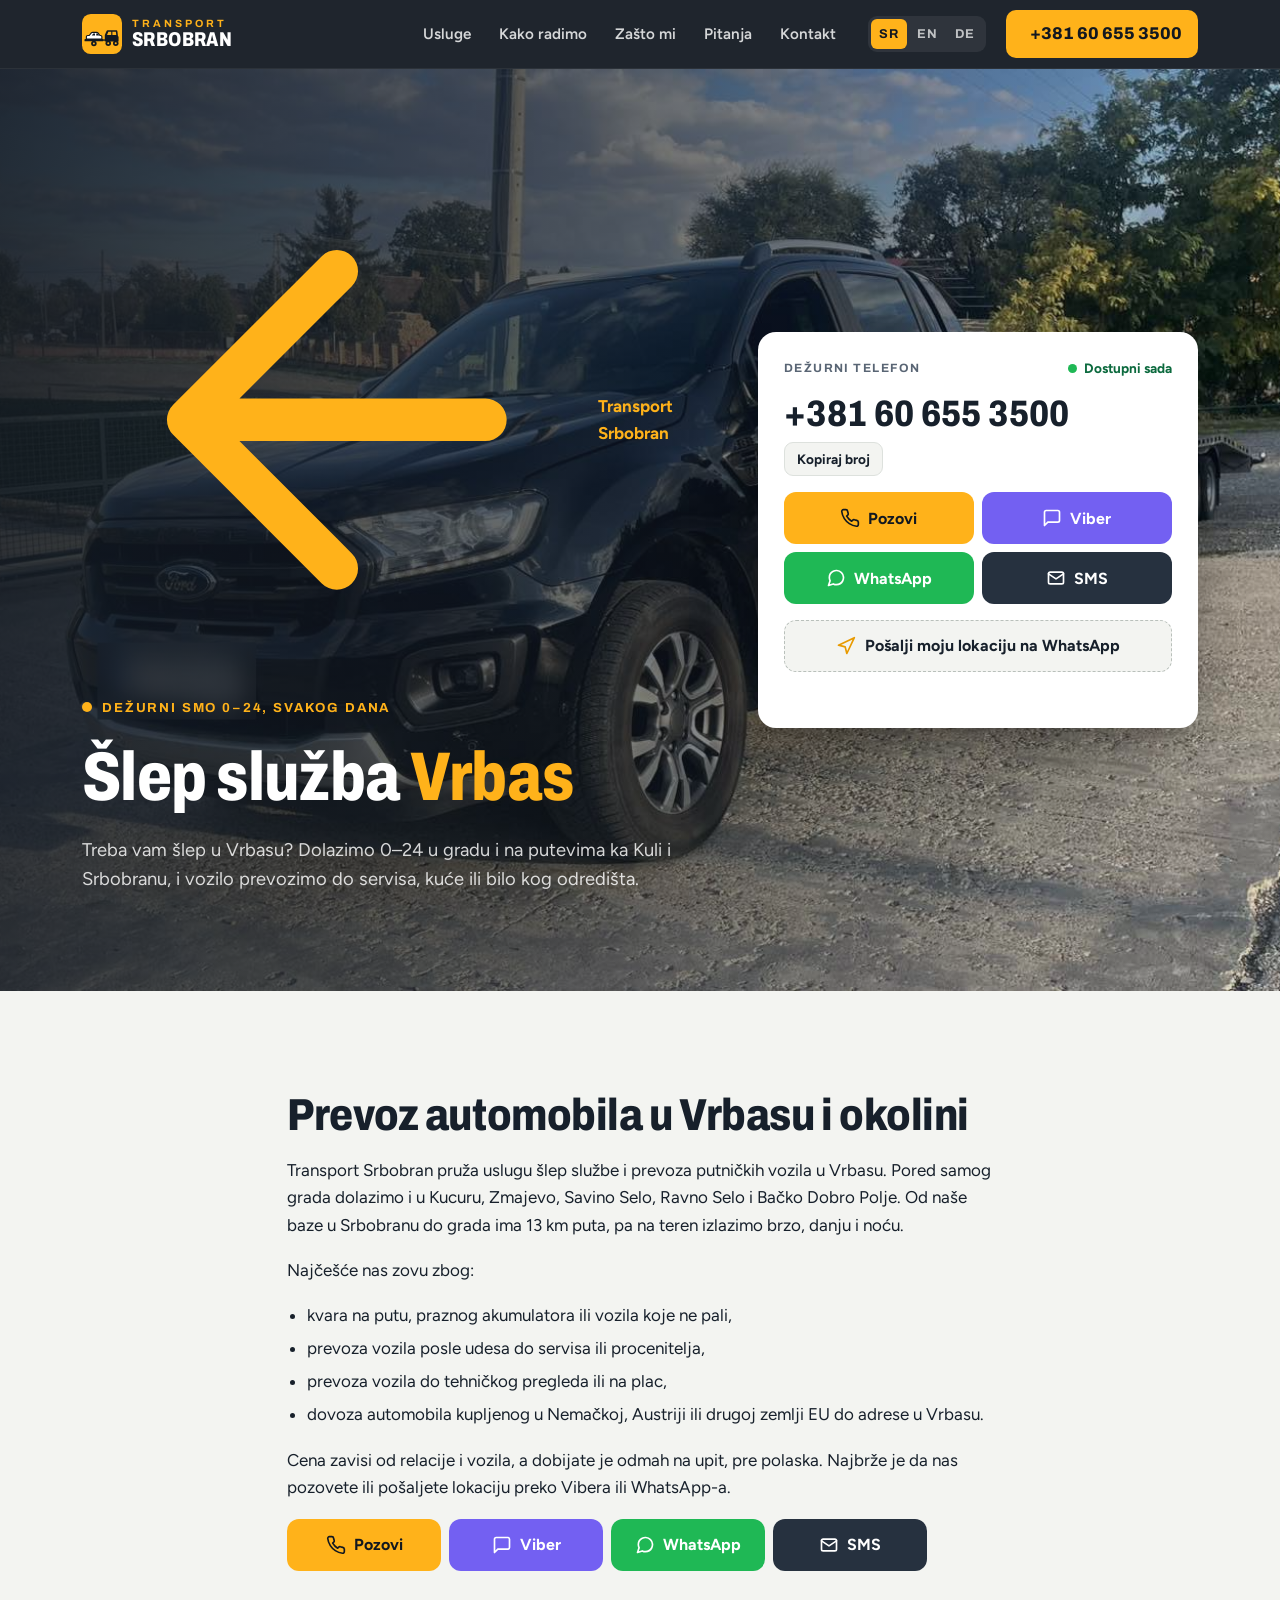
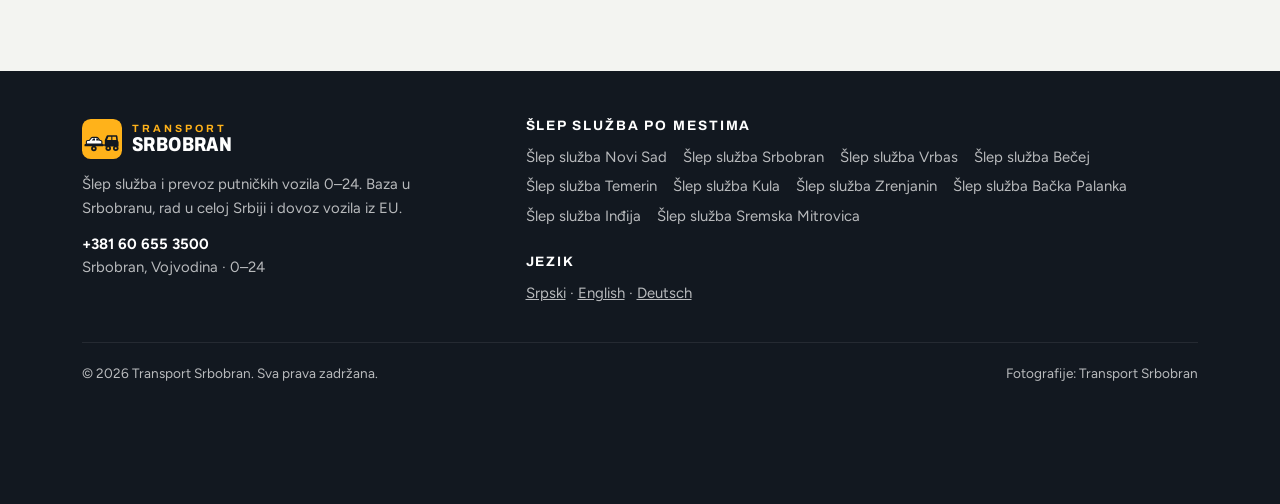
<file: slep-sluzba-vrbas/index.html>
<!doctype html>
<html lang="sr-Latn-RS">
<head>
<meta charset="utf-8">
<meta name="viewport" content="width=device-width, initial-scale=1, viewport-fit=cover">
<title>Šlep služba Vrbas 0–24 | Prevoz automobila – Transport Srbobran</title>
<meta name="description" content="Šlep služba Vrbas 0–24: pomoć na putu, prevoz vozila u kvaru i posle udesa, dovoz vozila iz EU. Pokrivamo i Kucuru, Zmajevo, Savino Selo, Ravno Selo i Bačko Dobro Polje. ☎ +381 60 655 3500">
<link rel="canonical" href="https://transportsrbobran.com/slep-sluzba-vrbas/">
<link rel="alternate" hreflang="sr-RS" href="https://transportsrbobran.com/slep-sluzba-vrbas/">
<meta name="robots" content="index, follow, max-image-preview:large">
<meta name="theme-color" content="#121820">
<meta name="geo.region" content="RS-VO">
<meta name="geo.placename" content="Srbobran, Novi Sad">
<meta name="geo.position" content="45.5477;19.7908">
<meta name="ICBM" content="45.5477, 19.7908">
<meta property="og:type" content="website">
<meta property="og:site_name" content="Transport Srbobran">
<meta property="og:locale" content="sr_RS">
<meta property="og:title" content="Šlep služba Vrbas 0–24 | Prevoz automobila – Transport Srbobran">
<meta property="og:description" content="Šlep služba Vrbas 0–24: pomoć na putu, prevoz vozila u kvaru i posle udesa, dovoz vozila iz EU. Pokrivamo i Kucuru, Zmajevo, Savino Selo, Ravno Selo i Bačko Dobro Polje. ☎ +381 60 655 3500">
<meta property="og:url" content="https://transportsrbobran.com/slep-sluzba-vrbas/">
<meta property="og:image" content="https://transportsrbobran.com/assets/img/front-1600.jpg">
<meta name="twitter:card" content="summary_large_image">
<link rel="icon" href="../assets/logo.svg" type="image/svg+xml">
<link rel="apple-touch-icon" href="../assets/logo.svg">
<link rel="preconnect" href="https://fonts.googleapis.com">
<link rel="preconnect" href="https://fonts.gstatic.com" crossorigin>
<link rel="stylesheet" href="https://fonts.googleapis.com/css2?family=Archivo:wdth,wght@62..125,600..900&family=Figtree:wght@400;600;700;800&display=swap">
<link rel="stylesheet" href="../assets/style.css">
<link rel="preload" as="image" href="../assets/img/front-1600.jpg" imagesrcset="../assets/img/front-800.jpg 800w, ../assets/img/front-1600.jpg 1600w" imagesizes="100vw">
<script type="application/ld+json">{"@context": "https://schema.org", "@type": "Service", "serviceType": "Šlep služba i prevoz vozila", "name": "Šlep služba Vrbas", "provider": {"@id": "https://transportsrbobran.com/#business", "@type": "AutomotiveBusiness", "name": "Transport Srbobran", "telephone": "+381606553500"}, "areaServed": {"@type": "City", "name": "Vrbas"}, "url": "https://transportsrbobran.com/slep-sluzba-vrbas/", "availableChannel": {"@type": "ServiceChannel", "servicePhone": {"@type": "ContactPoint", "telephone": "+381606553500"}}}</script>
<script type="application/ld+json">{"@context": "https://schema.org", "@type": "BreadcrumbList", "itemListElement": [{"@type": "ListItem", "position": 1, "name": "Transport Srbobran", "item": "https://transportsrbobran.com/"}, {"@type": "ListItem", "position": 2, "name": "Šlep služba Vrbas", "item": "https://transportsrbobran.com/slep-sluzba-vrbas/"}]}</script>
</head>
<body>
<a class="skip" href="#main">Preskoči na sadržaj</a>
<header class="site-header">
 <div class="wrap nav">
  <a class="brand" href="../" aria-label="Transport Srbobran">
   <img src="../assets/logo.svg" alt="" width="40" height="40">
   <span class="brand-txt"><small>TRANSPORT</small><strong>SRBOBRAN</strong></span>
  </a>
  <ul class="menu" id="menu"><li><a href="../#usluge">Usluge</a></li><li><a href="../#kako">Kako radimo</a></li><li><a href="../#zasto">Zašto mi</a></li><li><a href="../#pitanja">Pitanja</a></li><li><a href="../#kontakt">Kontakt</a></li></ul>
  <nav class="langs" aria-label="Jezik"><a href="../" hreflang="sr-Latn-RS" aria-current="true">SR</a><a href="../en/" hreflang="en" aria-current="false">EN</a><a href="../de/" hreflang="de" aria-current="false">DE</a></nav>
  <a class="nav-call" href="tel:+381606553500"><svg viewBox="0 0 24 24" fill="none" stroke="currentColor" stroke-width="2" stroke-linecap="round" stroke-linejoin="round" aria-hidden="true"><path d="M22 16.9v3a2 2 0 0 1-2.2 2 19.8 19.8 0 0 1-8.6-3.1 19.5 19.5 0 0 1-6-6A19.8 19.8 0 0 1 2.1 4.2 2 2 0 0 1 4.1 2h3a2 2 0 0 1 2 1.7c.1.9.4 1.8.7 2.7a2 2 0 0 1-.5 2.1L8 9.8a16 16 0 0 0 6 6l1.3-1.3a2 2 0 0 1 2.1-.4c.9.3 1.8.6 2.7.7a2 2 0 0 1 1.7 2z"/></svg>+381 60 655 3500</a>
  <button class="burger" aria-expanded="false" aria-controls="menu" aria-label="Meni"><svg viewBox="0 0 24 24" fill="none" stroke="currentColor" stroke-width="2" stroke-linecap="round" stroke-linejoin="round" aria-hidden="true"><path d="M3 6h18M3 12h18M3 18h18"/></svg></button>
 </div>
</header>
<main id="main">
<section class="hero city-hero" style="padding:0">
 <div class="hero-bg"><img src="../assets/img/front-1600.jpg" srcset="../assets/img/front-800.jpg 800w, ../assets/img/front-1600.jpg 1600w" sizes="100vw" alt="" fetchpriority="high"></div>
 <div class="wrap hero-inner">
  <div class="hero-copy reveal">
   <a class="back" href="../" style="color:var(--beacon)"><svg viewBox="0 0 24 24" fill="none" stroke="currentColor" stroke-width="2" stroke-linecap="round" stroke-linejoin="round" aria-hidden="true"><path d="M19 12H5M12 19l-7-7 7-7"/></svg>Transport Srbobran</a>
   <span class="eyebrow"><i class="pulse"></i>Dežurni smo 0–24, svakog dana</span>
   <h1>Šlep služba <span class="hl">Vrbas</span></h1>
   <p class="lead">Treba vam šlep u Vrbasu? Dolazimo 0–24 u gradu i na putevima ka Kuli i Srbobranu, i vozilo prevozimo do servisa, kuće ili bilo kog odredišta.</p>
  </div>
  <div class="dispatch reveal d2">
 <div class="dispatch-head"><span>Dežurni telefon</span><span class="status"><i></i>Dostupni sada</span></div>
 <div class="num-row"><a class="num" href="tel:+381606553500">+381 60 655 3500</a><button class="copy" type="button" data-copy="+381606553500" data-done="Kopirano ✓">Kopiraj broj</button></div>
 <div class="channels">
 <a class="btn btn-call" href="tel:+381606553500"><svg viewBox="0 0 24 24" fill="none" stroke="currentColor" stroke-width="2" stroke-linecap="round" stroke-linejoin="round" aria-hidden="true"><path d="M22 16.9v3a2 2 0 0 1-2.2 2 19.8 19.8 0 0 1-8.6-3.1 19.5 19.5 0 0 1-6-6A19.8 19.8 0 0 1 2.1 4.2 2 2 0 0 1 4.1 2h3a2 2 0 0 1 2 1.7c.1.9.4 1.8.7 2.7a2 2 0 0 1-.5 2.1L8 9.8a16 16 0 0 0 6 6l1.3-1.3a2 2 0 0 1 2.1-.4c.9.3 1.8.6 2.7.7a2 2 0 0 1 1.7 2z"/></svg>Pozovi</a>
 <a class="btn btn-viber" href="viber://chat?number=%2B381606553500"><svg viewBox="0 0 24 24" fill="none" stroke="currentColor" stroke-width="2" stroke-linecap="round" stroke-linejoin="round" aria-hidden="true"><path d="M21 15a2 2 0 0 1-2 2H7l-4 4V5a2 2 0 0 1 2-2h14a2 2 0 0 1 2 2z"/></svg>Viber</a>
 <a class="btn btn-wa" href="https://wa.me/381606553500" target="_blank" rel="noopener"><svg viewBox="0 0 24 24" fill="none" stroke="currentColor" stroke-width="2" stroke-linecap="round" stroke-linejoin="round" aria-hidden="true"><path d="M21 11.5a8.4 8.4 0 0 1-.9 3.8 8.5 8.5 0 0 1-7.6 4.7 8.4 8.4 0 0 1-3.8-.9L3 21l1.9-5.7a8.4 8.4 0 0 1-.9-3.8 8.5 8.5 0 0 1 4.7-7.6 8.4 8.4 0 0 1 3.8-.9h.5a8.5 8.5 0 0 1 8 8v.5z"/></svg>WhatsApp</a>
 <a class="btn btn-sms" href="sms:+381606553500"><svg viewBox="0 0 24 24" fill="none" stroke="currentColor" stroke-width="2" stroke-linecap="round" stroke-linejoin="round" aria-hidden="true"><rect x="3" y="5" width="18" height="14" rx="2"/><path d="m3 7 9 6 9-6"/></svg>SMS</a>
</div>
 <button class="loc-btn" type="button" data-locate data-note="loc-note-hero" data-msg="Zdravo, treba mi šlep. Moja lokacija:" data-wait="Tražim lokaciju…" data-err="Lokacija nije dostupna. Pozovite nas ili pošaljite lokaciju ručno iz Google mapa."><svg viewBox="0 0 24 24" fill="none" stroke="currentColor" stroke-width="2" stroke-linecap="round" stroke-linejoin="round" aria-hidden="true"><path d="M3 11l19-9-9 19-2-8-8-2z"/></svg>Pošalji moju lokaciju na WhatsApp</button>
 <p class="loc-note" id="loc-note-hero" aria-live="polite"></p>
</div>
 </div>
</section>
<section>
 <div class="wrap prose">
  <h2>Prevoz automobila u Vrbasu i okolini</h2>
  <p>Transport Srbobran pruža uslugu šlep službe i prevoza putničkih vozila u Vrbasu. Pored samog grada dolazimo i u Kucuru, Zmajevo, Savino Selo, Ravno Selo i Bačko Dobro Polje. Od naše baze u Srbobranu do grada ima 13 km puta, pa na teren izlazimo brzo, danju i noću.</p>
  <p>Najčešće nas zovu zbog:</p>
  <ul>
   <li>kvara na putu, praznog akumulatora ili vozila koje ne pali,</li>
   <li>prevoza vozila posle udesa do servisa ili procenitelja,</li>
   <li>prevoza vozila do tehničkog pregleda ili na plac,</li>
   <li>dovoza automobila kupljenog u Nemačkoj, Austriji ili drugoj zemlji EU do adrese u Vrbasu.</li>
  </ul>
  <p>Cena zavisi od relacije i vozila, a dobijate je odmah na upit, pre polaska. Najbrže je da nas pozovete ili pošaljete lokaciju preko Vibera ili WhatsApp-a.</p>
  <div class="channels">
 <a class="btn btn-call" href="tel:+381606553500"><svg viewBox="0 0 24 24" fill="none" stroke="currentColor" stroke-width="2" stroke-linecap="round" stroke-linejoin="round" aria-hidden="true"><path d="M22 16.9v3a2 2 0 0 1-2.2 2 19.8 19.8 0 0 1-8.6-3.1 19.5 19.5 0 0 1-6-6A19.8 19.8 0 0 1 2.1 4.2 2 2 0 0 1 4.1 2h3a2 2 0 0 1 2 1.7c.1.9.4 1.8.7 2.7a2 2 0 0 1-.5 2.1L8 9.8a16 16 0 0 0 6 6l1.3-1.3a2 2 0 0 1 2.1-.4c.9.3 1.8.6 2.7.7a2 2 0 0 1 1.7 2z"/></svg>Pozovi</a>
 <a class="btn btn-viber" href="viber://chat?number=%2B381606553500"><svg viewBox="0 0 24 24" fill="none" stroke="currentColor" stroke-width="2" stroke-linecap="round" stroke-linejoin="round" aria-hidden="true"><path d="M21 15a2 2 0 0 1-2 2H7l-4 4V5a2 2 0 0 1 2-2h14a2 2 0 0 1 2 2z"/></svg>Viber</a>
 <a class="btn btn-wa" href="https://wa.me/381606553500" target="_blank" rel="noopener"><svg viewBox="0 0 24 24" fill="none" stroke="currentColor" stroke-width="2" stroke-linecap="round" stroke-linejoin="round" aria-hidden="true"><path d="M21 11.5a8.4 8.4 0 0 1-.9 3.8 8.5 8.5 0 0 1-7.6 4.7 8.4 8.4 0 0 1-3.8-.9L3 21l1.9-5.7a8.4 8.4 0 0 1-.9-3.8 8.5 8.5 0 0 1 4.7-7.6 8.4 8.4 0 0 1 3.8-.9h.5a8.5 8.5 0 0 1 8 8v.5z"/></svg>WhatsApp</a>
 <a class="btn btn-sms" href="sms:+381606553500"><svg viewBox="0 0 24 24" fill="none" stroke="currentColor" stroke-width="2" stroke-linecap="round" stroke-linejoin="round" aria-hidden="true"><rect x="3" y="5" width="18" height="14" rx="2"/><path d="m3 7 9 6 9-6"/></svg>SMS</a>
</div>
 </div>
</section>
</main>
<footer class="site-footer">
 <div class="wrap">
  <div class="foot-grid">
   <div>
    <a class="brand" href="../" aria-label="Transport Srbobran"><img src="../assets/logo.svg" alt="" width="40" height="40"><span class="brand-txt"><small>TRANSPORT</small><strong style="color:#fff">SRBOBRAN</strong></span></a>
    <p style="margin-top:14px;max-width:44ch">Šlep služba i prevoz putničkih vozila 0–24. Baza u Srbobranu, rad u celoj Srbiji i dovoz vozila iz EU.</p>
    <p style="margin-top:12px"><a href="tel:+381606553500" style="color:#fff;font-weight:700;text-decoration:none">+381 60 655 3500</a><br>Srbobran, Vojvodina · 0–24</p>
   </div>
   <div>
    <h3>Šlep služba po mestima</h3>
    <ul class="places"><li><a href="../slep-sluzba-novi-sad/">Šlep služba Novi Sad</a></li><li><a href="../slep-sluzba-srbobran/">Šlep služba Srbobran</a></li><li><a href="../slep-sluzba-vrbas/">Šlep služba Vrbas</a></li><li><a href="../slep-sluzba-becej/">Šlep služba Bečej</a></li><li><a href="../slep-sluzba-temerin/">Šlep služba Temerin</a></li><li><a href="../slep-sluzba-kula/">Šlep služba Kula</a></li><li><a href="../slep-sluzba-zrenjanin/">Šlep služba Zrenjanin</a></li><li><a href="../slep-sluzba-backa-palanka/">Šlep služba Bačka Palanka</a></li><li><a href="../slep-sluzba-indjija/">Šlep služba Inđija</a></li><li><a href="../slep-sluzba-sremska-mitrovica/">Šlep služba Sremska Mitrovica</a></li></ul>
    <h3 style="margin-top:26px">Jezik</h3>
    <p><a href="../" hreflang="sr-Latn-RS">Srpski</a> · <a href="../en/" hreflang="en">English</a> · <a href="../de/" hreflang="de">Deutsch</a></p>
   </div>
  </div>
  <div class="foot-bottom"><span>© <span id="year">2026</span> Transport Srbobran. Sva prava zadržana.</span><span>Fotografije: Transport Srbobran</span></div>
 </div>
</footer>
<div class="callbar">
 <a class="btn btn-call" href="tel:+381606553500"><svg viewBox="0 0 24 24" fill="none" stroke="currentColor" stroke-width="2" stroke-linecap="round" stroke-linejoin="round" aria-hidden="true"><path d="M22 16.9v3a2 2 0 0 1-2.2 2 19.8 19.8 0 0 1-8.6-3.1 19.5 19.5 0 0 1-6-6A19.8 19.8 0 0 1 2.1 4.2 2 2 0 0 1 4.1 2h3a2 2 0 0 1 2 1.7c.1.9.4 1.8.7 2.7a2 2 0 0 1-.5 2.1L8 9.8a16 16 0 0 0 6 6l1.3-1.3a2 2 0 0 1 2.1-.4c.9.3 1.8.6 2.7.7a2 2 0 0 1 1.7 2z"/></svg>Pozovi</a>
 <a class="btn btn-viber" href="viber://chat?number=%2B381606553500"><svg viewBox="0 0 24 24" fill="none" stroke="currentColor" stroke-width="2" stroke-linecap="round" stroke-linejoin="round" aria-hidden="true"><path d="M21 15a2 2 0 0 1-2 2H7l-4 4V5a2 2 0 0 1 2-2h14a2 2 0 0 1 2 2z"/></svg>Viber</a>
 <a class="btn btn-wa" href="https://wa.me/381606553500" target="_blank" rel="noopener"><svg viewBox="0 0 24 24" fill="none" stroke="currentColor" stroke-width="2" stroke-linecap="round" stroke-linejoin="round" aria-hidden="true"><path d="M21 11.5a8.4 8.4 0 0 1-.9 3.8 8.5 8.5 0 0 1-7.6 4.7 8.4 8.4 0 0 1-3.8-.9L3 21l1.9-5.7a8.4 8.4 0 0 1-.9-3.8 8.5 8.5 0 0 1 4.7-7.6 8.4 8.4 0 0 1 3.8-.9h.5a8.5 8.5 0 0 1 8 8v.5z"/></svg>WhatsApp</a>
</div>
<script src="../assets/main.js" defer></script>
</body>
</html>
</file>
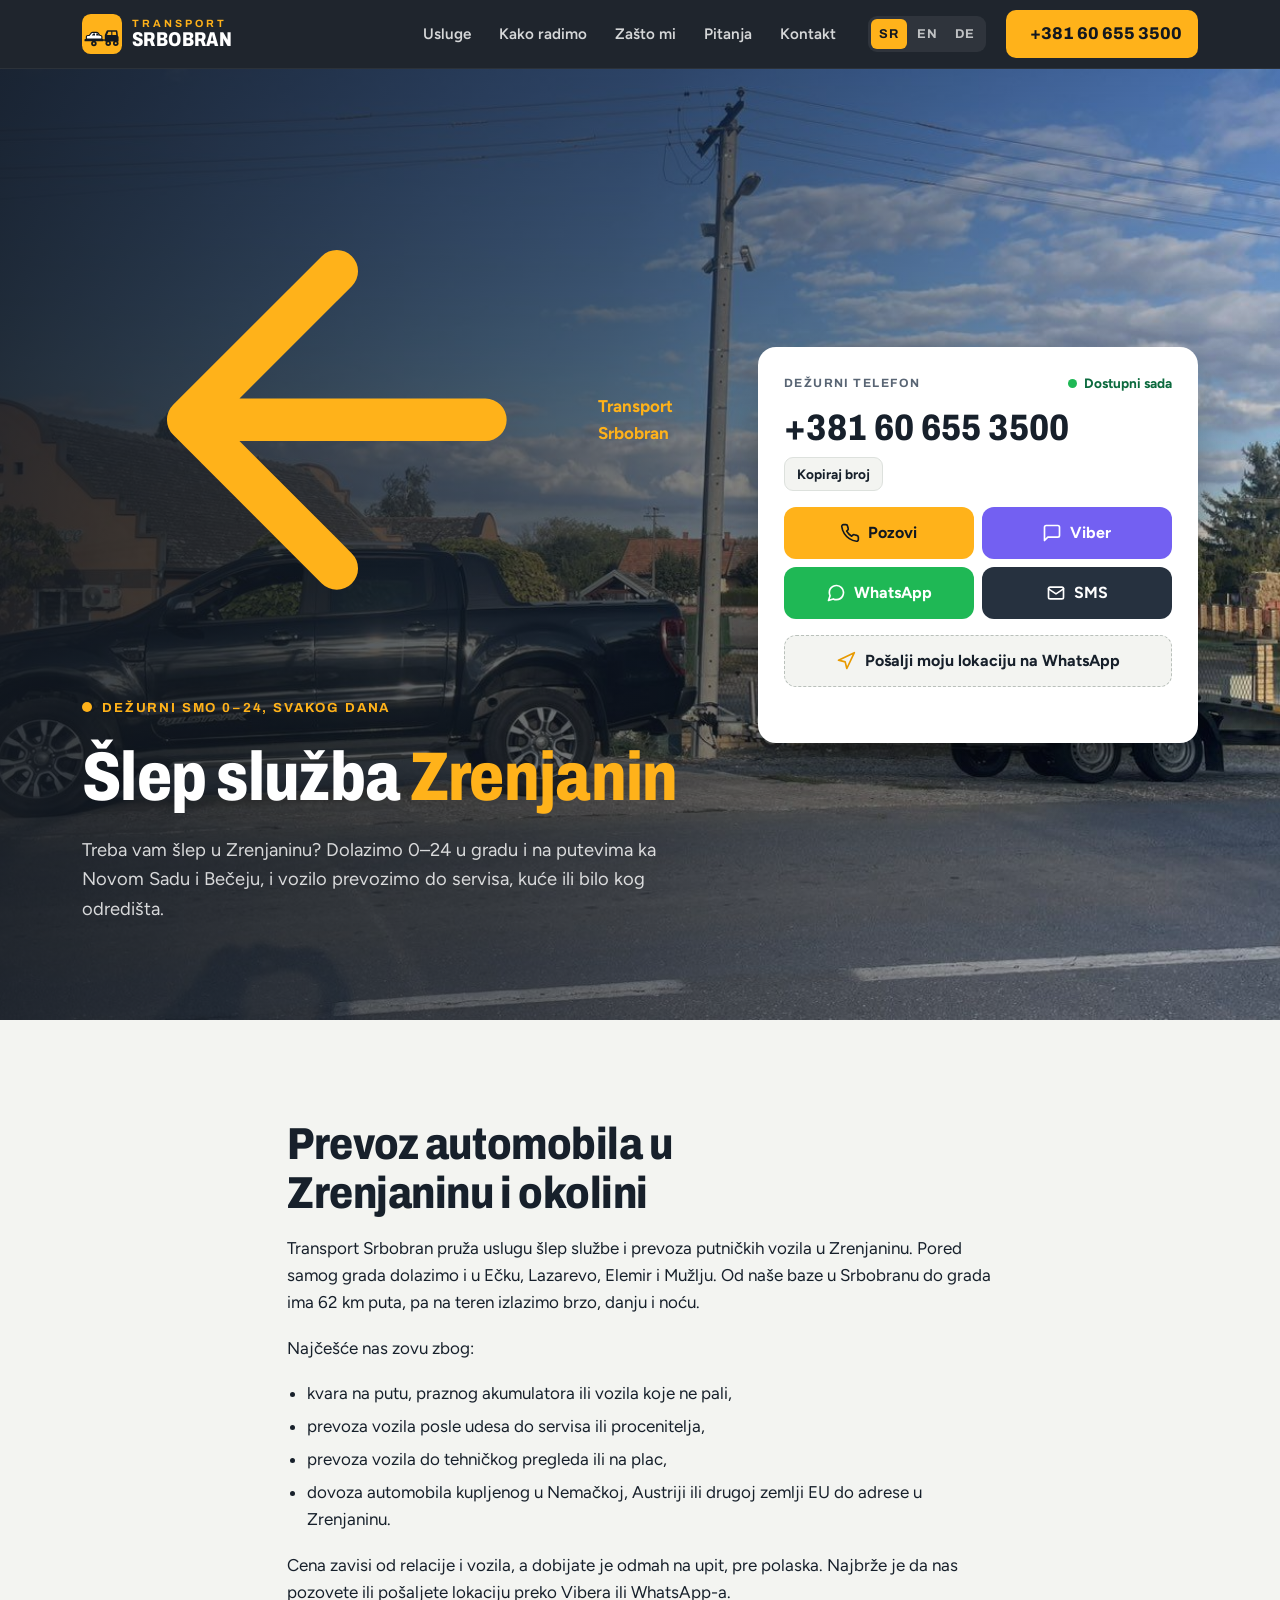
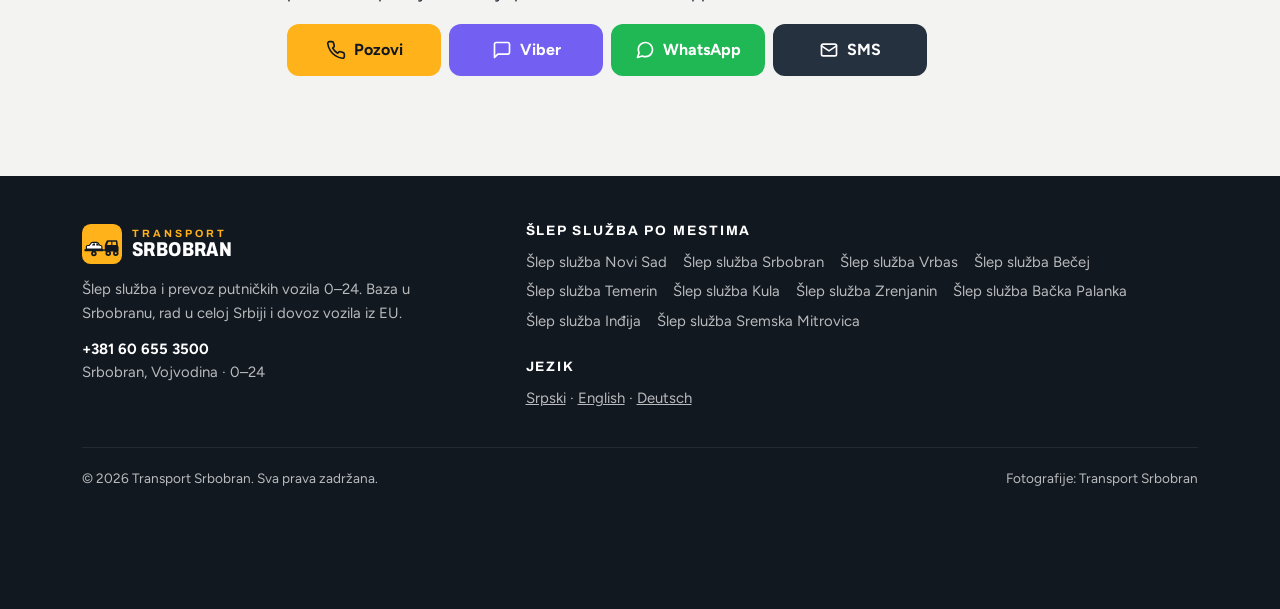
<file: slep-sluzba-zrenjanin/index.html>
<!doctype html>
<html lang="sr-Latn-RS">
<head>
<meta charset="utf-8">
<meta name="viewport" content="width=device-width, initial-scale=1, viewport-fit=cover">
<title>Šlep služba Zrenjanin 0–24 | Prevoz automobila – Transport Srbobran</title>
<meta name="description" content="Šlep služba Zrenjanin 0–24: pomoć na putu, prevoz vozila u kvaru i posle udesa, dovoz vozila iz EU. Pokrivamo i Ečku, Lazarevo, Elemir i Mužlju. ☎ +381 60 655 3500">
<link rel="canonical" href="https://transportsrbobran.com/slep-sluzba-zrenjanin/">
<link rel="alternate" hreflang="sr-RS" href="https://transportsrbobran.com/slep-sluzba-zrenjanin/">
<meta name="robots" content="index, follow, max-image-preview:large">
<meta name="theme-color" content="#121820">
<meta name="geo.region" content="RS-VO">
<meta name="geo.placename" content="Srbobran, Novi Sad">
<meta name="geo.position" content="45.5477;19.7908">
<meta name="ICBM" content="45.5477, 19.7908">
<meta property="og:type" content="website">
<meta property="og:site_name" content="Transport Srbobran">
<meta property="og:locale" content="sr_RS">
<meta property="og:title" content="Šlep služba Zrenjanin 0–24 | Prevoz automobila – Transport Srbobran">
<meta property="og:description" content="Šlep služba Zrenjanin 0–24: pomoć na putu, prevoz vozila u kvaru i posle udesa, dovoz vozila iz EU. Pokrivamo i Ečku, Lazarevo, Elemir i Mužlju. ☎ +381 60 655 3500">
<meta property="og:url" content="https://transportsrbobran.com/slep-sluzba-zrenjanin/">
<meta property="og:image" content="https://transportsrbobran.com/assets/img/side-1600.jpg">
<meta name="twitter:card" content="summary_large_image">
<link rel="icon" href="../assets/logo.svg" type="image/svg+xml">
<link rel="apple-touch-icon" href="../assets/logo.svg">
<link rel="preconnect" href="https://fonts.googleapis.com">
<link rel="preconnect" href="https://fonts.gstatic.com" crossorigin>
<link rel="stylesheet" href="https://fonts.googleapis.com/css2?family=Archivo:wdth,wght@62..125,600..900&family=Figtree:wght@400;600;700;800&display=swap">
<link rel="stylesheet" href="../assets/style.css">
<link rel="preload" as="image" href="../assets/img/side-1600.jpg" imagesrcset="../assets/img/side-800.jpg 800w, ../assets/img/side-1600.jpg 1600w" imagesizes="100vw">
<script type="application/ld+json">{"@context": "https://schema.org", "@type": "Service", "serviceType": "Šlep služba i prevoz vozila", "name": "Šlep služba Zrenjanin", "provider": {"@id": "https://transportsrbobran.com/#business", "@type": "AutomotiveBusiness", "name": "Transport Srbobran", "telephone": "+381606553500"}, "areaServed": {"@type": "City", "name": "Zrenjanin"}, "url": "https://transportsrbobran.com/slep-sluzba-zrenjanin/", "availableChannel": {"@type": "ServiceChannel", "servicePhone": {"@type": "ContactPoint", "telephone": "+381606553500"}}}</script>
<script type="application/ld+json">{"@context": "https://schema.org", "@type": "BreadcrumbList", "itemListElement": [{"@type": "ListItem", "position": 1, "name": "Transport Srbobran", "item": "https://transportsrbobran.com/"}, {"@type": "ListItem", "position": 2, "name": "Šlep služba Zrenjanin", "item": "https://transportsrbobran.com/slep-sluzba-zrenjanin/"}]}</script>
</head>
<body>
<a class="skip" href="#main">Preskoči na sadržaj</a>
<header class="site-header">
 <div class="wrap nav">
  <a class="brand" href="../" aria-label="Transport Srbobran">
   <img src="../assets/logo.svg" alt="" width="40" height="40">
   <span class="brand-txt"><small>TRANSPORT</small><strong>SRBOBRAN</strong></span>
  </a>
  <ul class="menu" id="menu"><li><a href="../#usluge">Usluge</a></li><li><a href="../#kako">Kako radimo</a></li><li><a href="../#zasto">Zašto mi</a></li><li><a href="../#pitanja">Pitanja</a></li><li><a href="../#kontakt">Kontakt</a></li></ul>
  <nav class="langs" aria-label="Jezik"><a href="../" hreflang="sr-Latn-RS" aria-current="true">SR</a><a href="../en/" hreflang="en" aria-current="false">EN</a><a href="../de/" hreflang="de" aria-current="false">DE</a></nav>
  <a class="nav-call" href="tel:+381606553500"><svg viewBox="0 0 24 24" fill="none" stroke="currentColor" stroke-width="2" stroke-linecap="round" stroke-linejoin="round" aria-hidden="true"><path d="M22 16.9v3a2 2 0 0 1-2.2 2 19.8 19.8 0 0 1-8.6-3.1 19.5 19.5 0 0 1-6-6A19.8 19.8 0 0 1 2.1 4.2 2 2 0 0 1 4.1 2h3a2 2 0 0 1 2 1.7c.1.9.4 1.8.7 2.7a2 2 0 0 1-.5 2.1L8 9.8a16 16 0 0 0 6 6l1.3-1.3a2 2 0 0 1 2.1-.4c.9.3 1.8.6 2.7.7a2 2 0 0 1 1.7 2z"/></svg>+381 60 655 3500</a>
  <button class="burger" aria-expanded="false" aria-controls="menu" aria-label="Meni"><svg viewBox="0 0 24 24" fill="none" stroke="currentColor" stroke-width="2" stroke-linecap="round" stroke-linejoin="round" aria-hidden="true"><path d="M3 6h18M3 12h18M3 18h18"/></svg></button>
 </div>
</header>
<main id="main">
<section class="hero city-hero" style="padding:0">
 <div class="hero-bg"><img src="../assets/img/side-1600.jpg" srcset="../assets/img/side-800.jpg 800w, ../assets/img/side-1600.jpg 1600w" sizes="100vw" alt="" fetchpriority="high"></div>
 <div class="wrap hero-inner">
  <div class="hero-copy reveal">
   <a class="back" href="../" style="color:var(--beacon)"><svg viewBox="0 0 24 24" fill="none" stroke="currentColor" stroke-width="2" stroke-linecap="round" stroke-linejoin="round" aria-hidden="true"><path d="M19 12H5M12 19l-7-7 7-7"/></svg>Transport Srbobran</a>
   <span class="eyebrow"><i class="pulse"></i>Dežurni smo 0–24, svakog dana</span>
   <h1>Šlep služba <span class="hl">Zrenjanin</span></h1>
   <p class="lead">Treba vam šlep u Zrenjaninu? Dolazimo 0–24 u gradu i na putevima ka Novom Sadu i Bečeju, i vozilo prevozimo do servisa, kuće ili bilo kog odredišta.</p>
  </div>
  <div class="dispatch reveal d2">
 <div class="dispatch-head"><span>Dežurni telefon</span><span class="status"><i></i>Dostupni sada</span></div>
 <div class="num-row"><a class="num" href="tel:+381606553500">+381 60 655 3500</a><button class="copy" type="button" data-copy="+381606553500" data-done="Kopirano ✓">Kopiraj broj</button></div>
 <div class="channels">
 <a class="btn btn-call" href="tel:+381606553500"><svg viewBox="0 0 24 24" fill="none" stroke="currentColor" stroke-width="2" stroke-linecap="round" stroke-linejoin="round" aria-hidden="true"><path d="M22 16.9v3a2 2 0 0 1-2.2 2 19.8 19.8 0 0 1-8.6-3.1 19.5 19.5 0 0 1-6-6A19.8 19.8 0 0 1 2.1 4.2 2 2 0 0 1 4.1 2h3a2 2 0 0 1 2 1.7c.1.9.4 1.8.7 2.7a2 2 0 0 1-.5 2.1L8 9.8a16 16 0 0 0 6 6l1.3-1.3a2 2 0 0 1 2.1-.4c.9.3 1.8.6 2.7.7a2 2 0 0 1 1.7 2z"/></svg>Pozovi</a>
 <a class="btn btn-viber" href="viber://chat?number=%2B381606553500"><svg viewBox="0 0 24 24" fill="none" stroke="currentColor" stroke-width="2" stroke-linecap="round" stroke-linejoin="round" aria-hidden="true"><path d="M21 15a2 2 0 0 1-2 2H7l-4 4V5a2 2 0 0 1 2-2h14a2 2 0 0 1 2 2z"/></svg>Viber</a>
 <a class="btn btn-wa" href="https://wa.me/381606553500" target="_blank" rel="noopener"><svg viewBox="0 0 24 24" fill="none" stroke="currentColor" stroke-width="2" stroke-linecap="round" stroke-linejoin="round" aria-hidden="true"><path d="M21 11.5a8.4 8.4 0 0 1-.9 3.8 8.5 8.5 0 0 1-7.6 4.7 8.4 8.4 0 0 1-3.8-.9L3 21l1.9-5.7a8.4 8.4 0 0 1-.9-3.8 8.5 8.5 0 0 1 4.7-7.6 8.4 8.4 0 0 1 3.8-.9h.5a8.5 8.5 0 0 1 8 8v.5z"/></svg>WhatsApp</a>
 <a class="btn btn-sms" href="sms:+381606553500"><svg viewBox="0 0 24 24" fill="none" stroke="currentColor" stroke-width="2" stroke-linecap="round" stroke-linejoin="round" aria-hidden="true"><rect x="3" y="5" width="18" height="14" rx="2"/><path d="m3 7 9 6 9-6"/></svg>SMS</a>
</div>
 <button class="loc-btn" type="button" data-locate data-note="loc-note-hero" data-msg="Zdravo, treba mi šlep. Moja lokacija:" data-wait="Tražim lokaciju…" data-err="Lokacija nije dostupna. Pozovite nas ili pošaljite lokaciju ručno iz Google mapa."><svg viewBox="0 0 24 24" fill="none" stroke="currentColor" stroke-width="2" stroke-linecap="round" stroke-linejoin="round" aria-hidden="true"><path d="M3 11l19-9-9 19-2-8-8-2z"/></svg>Pošalji moju lokaciju na WhatsApp</button>
 <p class="loc-note" id="loc-note-hero" aria-live="polite"></p>
</div>
 </div>
</section>
<section>
 <div class="wrap prose">
  <h2>Prevoz automobila u Zrenjaninu i okolini</h2>
  <p>Transport Srbobran pruža uslugu šlep službe i prevoza putničkih vozila u Zrenjaninu. Pored samog grada dolazimo i u Ečku, Lazarevo, Elemir i Mužlju. Od naše baze u Srbobranu do grada ima 62 km puta, pa na teren izlazimo brzo, danju i noću.</p>
  <p>Najčešće nas zovu zbog:</p>
  <ul>
   <li>kvara na putu, praznog akumulatora ili vozila koje ne pali,</li>
   <li>prevoza vozila posle udesa do servisa ili procenitelja,</li>
   <li>prevoza vozila do tehničkog pregleda ili na plac,</li>
   <li>dovoza automobila kupljenog u Nemačkoj, Austriji ili drugoj zemlji EU do adrese u Zrenjaninu.</li>
  </ul>
  <p>Cena zavisi od relacije i vozila, a dobijate je odmah na upit, pre polaska. Najbrže je da nas pozovete ili pošaljete lokaciju preko Vibera ili WhatsApp-a.</p>
  <div class="channels">
 <a class="btn btn-call" href="tel:+381606553500"><svg viewBox="0 0 24 24" fill="none" stroke="currentColor" stroke-width="2" stroke-linecap="round" stroke-linejoin="round" aria-hidden="true"><path d="M22 16.9v3a2 2 0 0 1-2.2 2 19.8 19.8 0 0 1-8.6-3.1 19.5 19.5 0 0 1-6-6A19.8 19.8 0 0 1 2.1 4.2 2 2 0 0 1 4.1 2h3a2 2 0 0 1 2 1.7c.1.9.4 1.8.7 2.7a2 2 0 0 1-.5 2.1L8 9.8a16 16 0 0 0 6 6l1.3-1.3a2 2 0 0 1 2.1-.4c.9.3 1.8.6 2.7.7a2 2 0 0 1 1.7 2z"/></svg>Pozovi</a>
 <a class="btn btn-viber" href="viber://chat?number=%2B381606553500"><svg viewBox="0 0 24 24" fill="none" stroke="currentColor" stroke-width="2" stroke-linecap="round" stroke-linejoin="round" aria-hidden="true"><path d="M21 15a2 2 0 0 1-2 2H7l-4 4V5a2 2 0 0 1 2-2h14a2 2 0 0 1 2 2z"/></svg>Viber</a>
 <a class="btn btn-wa" href="https://wa.me/381606553500" target="_blank" rel="noopener"><svg viewBox="0 0 24 24" fill="none" stroke="currentColor" stroke-width="2" stroke-linecap="round" stroke-linejoin="round" aria-hidden="true"><path d="M21 11.5a8.4 8.4 0 0 1-.9 3.8 8.5 8.5 0 0 1-7.6 4.7 8.4 8.4 0 0 1-3.8-.9L3 21l1.9-5.7a8.4 8.4 0 0 1-.9-3.8 8.5 8.5 0 0 1 4.7-7.6 8.4 8.4 0 0 1 3.8-.9h.5a8.5 8.5 0 0 1 8 8v.5z"/></svg>WhatsApp</a>
 <a class="btn btn-sms" href="sms:+381606553500"><svg viewBox="0 0 24 24" fill="none" stroke="currentColor" stroke-width="2" stroke-linecap="round" stroke-linejoin="round" aria-hidden="true"><rect x="3" y="5" width="18" height="14" rx="2"/><path d="m3 7 9 6 9-6"/></svg>SMS</a>
</div>
 </div>
</section>
</main>
<footer class="site-footer">
 <div class="wrap">
  <div class="foot-grid">
   <div>
    <a class="brand" href="../" aria-label="Transport Srbobran"><img src="../assets/logo.svg" alt="" width="40" height="40"><span class="brand-txt"><small>TRANSPORT</small><strong style="color:#fff">SRBOBRAN</strong></span></a>
    <p style="margin-top:14px;max-width:44ch">Šlep služba i prevoz putničkih vozila 0–24. Baza u Srbobranu, rad u celoj Srbiji i dovoz vozila iz EU.</p>
    <p style="margin-top:12px"><a href="tel:+381606553500" style="color:#fff;font-weight:700;text-decoration:none">+381 60 655 3500</a><br>Srbobran, Vojvodina · 0–24</p>
   </div>
   <div>
    <h3>Šlep služba po mestima</h3>
    <ul class="places"><li><a href="../slep-sluzba-novi-sad/">Šlep služba Novi Sad</a></li><li><a href="../slep-sluzba-srbobran/">Šlep služba Srbobran</a></li><li><a href="../slep-sluzba-vrbas/">Šlep služba Vrbas</a></li><li><a href="../slep-sluzba-becej/">Šlep služba Bečej</a></li><li><a href="../slep-sluzba-temerin/">Šlep služba Temerin</a></li><li><a href="../slep-sluzba-kula/">Šlep služba Kula</a></li><li><a href="../slep-sluzba-zrenjanin/">Šlep služba Zrenjanin</a></li><li><a href="../slep-sluzba-backa-palanka/">Šlep služba Bačka Palanka</a></li><li><a href="../slep-sluzba-indjija/">Šlep služba Inđija</a></li><li><a href="../slep-sluzba-sremska-mitrovica/">Šlep služba Sremska Mitrovica</a></li></ul>
    <h3 style="margin-top:26px">Jezik</h3>
    <p><a href="../" hreflang="sr-Latn-RS">Srpski</a> · <a href="../en/" hreflang="en">English</a> · <a href="../de/" hreflang="de">Deutsch</a></p>
   </div>
  </div>
  <div class="foot-bottom"><span>© <span id="year">2026</span> Transport Srbobran. Sva prava zadržana.</span><span>Fotografije: Transport Srbobran</span></div>
 </div>
</footer>
<div class="callbar">
 <a class="btn btn-call" href="tel:+381606553500"><svg viewBox="0 0 24 24" fill="none" stroke="currentColor" stroke-width="2" stroke-linecap="round" stroke-linejoin="round" aria-hidden="true"><path d="M22 16.9v3a2 2 0 0 1-2.2 2 19.8 19.8 0 0 1-8.6-3.1 19.5 19.5 0 0 1-6-6A19.8 19.8 0 0 1 2.1 4.2 2 2 0 0 1 4.1 2h3a2 2 0 0 1 2 1.7c.1.9.4 1.8.7 2.7a2 2 0 0 1-.5 2.1L8 9.8a16 16 0 0 0 6 6l1.3-1.3a2 2 0 0 1 2.1-.4c.9.3 1.8.6 2.7.7a2 2 0 0 1 1.7 2z"/></svg>Pozovi</a>
 <a class="btn btn-viber" href="viber://chat?number=%2B381606553500"><svg viewBox="0 0 24 24" fill="none" stroke="currentColor" stroke-width="2" stroke-linecap="round" stroke-linejoin="round" aria-hidden="true"><path d="M21 15a2 2 0 0 1-2 2H7l-4 4V5a2 2 0 0 1 2-2h14a2 2 0 0 1 2 2z"/></svg>Viber</a>
 <a class="btn btn-wa" href="https://wa.me/381606553500" target="_blank" rel="noopener"><svg viewBox="0 0 24 24" fill="none" stroke="currentColor" stroke-width="2" stroke-linecap="round" stroke-linejoin="round" aria-hidden="true"><path d="M21 11.5a8.4 8.4 0 0 1-.9 3.8 8.5 8.5 0 0 1-7.6 4.7 8.4 8.4 0 0 1-3.8-.9L3 21l1.9-5.7a8.4 8.4 0 0 1-.9-3.8 8.5 8.5 0 0 1 4.7-7.6 8.4 8.4 0 0 1 3.8-.9h.5a8.5 8.5 0 0 1 8 8v.5z"/></svg>WhatsApp</a>
</div>
<script src="../assets/main.js" defer></script>
</body>
</html>
</file>
<file: assets/style.css>
/* Transport Srbobran — road-sign & beacon-amber identity.
   Layout: full-bleed photo hero with dispatch card, then calm light sections, one dark band, green road-sign distance panel. */
:root{
  --asphalt:#121820;
  --asphalt-2:#1b2430;
  --asphalt-3:#26313f;
  --beacon:#ffb21a;
  --beacon-d:#e89a00;
  --paper:#f3f4f1;
  --white:#ffffff;
  --ink:#17202b;
  --muted:#596574;
  --line:#dde1dd;
  --sign:#0c6a3e;
  --sign-d:#08532f;
  --viber:#7360f2;
  --wa:#1fb855;
  --font-display:"Archivo","Arial Narrow",Arial,sans-serif;
  --font-body:"Figtree","Segoe UI",Roboto,Arial,sans-serif;
  --r:14px;
  --wrap:1180px;
  --gut:clamp(16px,4vw,32px);
  color-scheme:light;
}
*,*::before,*::after{box-sizing:border-box}
html{scroll-behavior:smooth;-webkit-text-size-adjust:100%}
body{margin:0;background:var(--paper);color:var(--ink);font-family:var(--font-body);font-size:17px;line-height:1.6;overflow-x:hidden}
img{max-width:100%;height:auto;display:block}
a{color:inherit}
h1,h2,h3{font-family:var(--font-display);line-height:1.08;margin:0;text-wrap:balance;letter-spacing:-.01em}
h1{font-size:clamp(2.3rem,6vw,4.3rem);font-weight:800;font-stretch:80%}
h2{font-size:clamp(1.8rem,4vw,2.8rem);font-weight:800;font-stretch:85%}
h3{font-size:1.3rem;font-weight:700}
p{margin:0}
.wrap{max-width:var(--wrap);margin:0 auto;padding-inline:var(--gut)}
.eyebrow{font-family:var(--font-display);font-weight:700;font-size:.82rem;letter-spacing:.14em;text-transform:uppercase;color:var(--beacon-d)}
.lead{font-size:1.15rem;color:var(--muted);max-width:60ch}
:focus-visible{outline:3px solid var(--beacon);outline-offset:3px;border-radius:6px}
.skip{position:absolute;left:-999px;top:0;background:var(--beacon);color:var(--asphalt);padding:10px 14px;z-index:100}
.skip:focus{left:10px}

/* ---------- Header ---------- */
.site-header{position:sticky;top:env(safe-area-inset-top,0px);z-index:50;background:rgba(18,24,32,.94);backdrop-filter:blur(10px);color:var(--white);border-bottom:1px solid rgba(255,255,255,.06)}
.nav{display:flex;align-items:center;gap:20px;min-height:68px}
.brand{display:flex;align-items:center;gap:10px;text-decoration:none;flex-shrink:0}
.brand img{width:40px;height:40px}
.brand-txt{display:flex;flex-direction:column;line-height:1}
.brand-txt small{font-family:var(--font-display);font-size:.66rem;letter-spacing:.28em;color:var(--beacon);font-weight:700}
.brand-txt strong{font-family:var(--font-display);font-size:1.25rem;font-weight:800;font-stretch:80%;letter-spacing:.02em}
.menu{display:flex;gap:4px;margin-left:auto;list-style:none;padding:0;margin-block:0}
.menu a{display:block;padding:8px 12px;border-radius:8px;text-decoration:none;font-weight:600;font-size:.95rem;color:rgba(255,255,255,.82)}
.menu a:hover{color:var(--white);background:rgba(255,255,255,.07)}
.langs{display:flex;gap:2px;background:rgba(255,255,255,.07);border-radius:9px;padding:3px}
.langs a{font-family:var(--font-display);font-weight:700;font-size:.8rem;letter-spacing:.06em;padding:5px 8px;border-radius:6px;text-decoration:none;color:rgba(255,255,255,.7)}
.langs a[aria-current="true"]{background:var(--beacon);color:var(--asphalt)}
.nav-call{display:inline-flex;align-items:center;gap:8px;background:var(--beacon);color:var(--asphalt);font-weight:800;text-decoration:none;padding:10px 16px;border-radius:10px;font-family:var(--font-display);white-space:nowrap}
.nav-call:hover{background:#ffc240}
.burger{display:none;margin-left:auto;background:none;border:0;color:var(--white);padding:8px;cursor:pointer}
.burger svg{width:28px;height:28px}
@media (max-width:980px){
  .menu{display:none;position:absolute;left:0;right:0;top:100%;flex-direction:column;background:var(--asphalt);padding:10px var(--gut) 18px;border-bottom:1px solid rgba(255,255,255,.08)}
  .menu.open{display:flex}
  .menu a{padding:12px 10px;font-size:1.05rem}
  .burger{display:block}
  .nav-call{display:none}
  .langs{margin-left:auto}
  .burger{margin-left:0}
}

/* ---------- Buttons / channels ---------- */
.channels{display:grid;grid-template-columns:repeat(2,minmax(0,1fr));gap:8px}
.btn{display:inline-flex;align-items:center;justify-content:center;gap:8px;min-height:52px;padding:10px 14px;border-radius:12px;font-weight:700;font-size:1rem;line-height:1.1;white-space:nowrap;text-decoration:none;border:0;cursor:pointer;font-family:var(--font-body);transition:transform .15s ease,filter .15s ease}
.btn:hover{transform:translateY(-1px);filter:brightness(1.06)}
.btn svg{width:20px;height:20px;flex-shrink:0}
.btn-call{background:var(--beacon);color:var(--asphalt)}
.btn-viber{background:var(--viber);color:var(--white)}
.btn-wa{background:var(--wa);color:var(--white)}
.btn-sms{background:var(--asphalt-3);color:var(--white)}
.btn-ghost{background:transparent;color:var(--white);border:1.5px solid rgba(255,255,255,.35)}
.btn-dark{background:var(--asphalt);color:var(--white)}

/* ---------- Hero ---------- */
.hero{position:relative;background:var(--asphalt);color:var(--white);overflow:hidden}
.hero-bg{position:absolute;inset:0}
.hero-bg img{width:100%;height:100%;object-fit:cover;object-position:center 60%}
.hero-bg::after{content:"";position:absolute;inset:0;background:linear-gradient(100deg,rgba(18,24,32,.9) 0%,rgba(18,24,32,.62) 45%,rgba(18,24,32,.08) 100%)}
.hero-inner{position:relative;display:grid;grid-template-columns:minmax(0,1.35fr) minmax(0,.9fr);gap:40px;align-items:center;padding-block:clamp(48px,8vw,96px)}
.hero-copy{display:flex;flex-direction:column;gap:22px;min-width:0}
.hero .eyebrow{color:var(--beacon);display:inline-flex;align-items:center;gap:10px}
.pulse{width:10px;height:10px;border-radius:50%;background:var(--beacon);box-shadow:0 0 0 0 rgba(255,178,26,.7);animation:pulse 1.8s infinite}
@keyframes pulse{0%{box-shadow:0 0 0 0 rgba(255,178,26,.7)}70%{box-shadow:0 0 0 12px rgba(255,178,26,0)}100%{box-shadow:0 0 0 0 rgba(255,178,26,0)}}
.hero h1 .hl{color:var(--beacon)}
.hero .lead{color:rgba(255,255,255,.82)}
.facts{display:flex;flex-wrap:wrap;gap:8px 22px;list-style:none;padding:0;margin:4px 0 0;font-weight:600;font-size:.95rem;color:rgba(255,255,255,.85)}
.facts li{display:flex;align-items:center;gap:8px}
.facts svg{width:18px;height:18px;color:var(--beacon)}

.dispatch{background:var(--white);color:var(--ink);border-radius:18px;padding:26px;box-shadow:0 30px 60px -20px rgba(0,0,0,.55);display:flex;flex-direction:column;gap:16px;min-width:0}
.dispatch-head{display:flex;justify-content:space-between;align-items:center;gap:10px}
.dispatch-head>span:first-child{font-family:var(--font-display);font-weight:700;font-size:.75rem;letter-spacing:.12em;text-transform:uppercase;color:var(--muted);white-space:nowrap}
.status{display:inline-flex;align-items:center;gap:7px;font-weight:700;font-size:.85rem;color:var(--sign);white-space:nowrap}
.status i{width:9px;height:9px;border-radius:50%;background:#1fb855}
.num{font-family:var(--font-display);font-weight:800;font-stretch:85%;font-size:clamp(1.7rem,3.2vw,2.3rem);letter-spacing:.01em;font-variant-numeric:tabular-nums;text-decoration:none;color:var(--ink);line-height:1}
.num-row{display:flex;align-items:center;justify-content:space-between;gap:10px;flex-wrap:wrap}
.copy{background:var(--paper);border:1px solid var(--line);border-radius:9px;padding:8px 12px;font-weight:700;font-size:.85rem;cursor:pointer;color:var(--ink);font-family:var(--font-body)}
.copy:hover{background:#e9ebe7}
.loc-btn{width:100%;background:var(--paper);color:var(--ink);border:1.5px dashed #b9c0bb;border-radius:12px;padding:12px;font-weight:700;cursor:pointer;display:flex;align-items:center;justify-content:center;gap:9px;font-family:var(--font-body);font-size:.95rem}
.loc-btn:hover{border-color:var(--beacon-d)}
.loc-btn svg{width:20px;height:20px;color:var(--beacon-d)}
.loc-note{font-size:.85rem;color:var(--muted);min-height:1em}
@media (max-width:900px){.hero-inner{grid-template-columns:1fr}.hero-bg img{object-position:72% center}.hero-bg::after{background:linear-gradient(180deg,rgba(18,24,32,.62) 0%,rgba(18,24,32,.88) 45%,rgba(18,24,32,.96) 100%)}}

/* ---------- Sections ---------- */
section{padding-block:clamp(56px,8vw,100px)}
.sec-head{display:flex;flex-direction:column;gap:12px;margin-bottom:40px;max-width:760px}

.services{display:grid;grid-template-columns:repeat(4,minmax(0,1fr));gap:20px}
.svc{background:var(--white);border-radius:var(--r);overflow:hidden;display:flex;flex-direction:column;border:1px solid var(--line)}
.svc figure{margin:0;aspect-ratio:4/3;overflow:hidden;background:var(--asphalt-2);max-width:100%}
.svc figure img{width:100%;height:100%;object-fit:cover;transition:transform .5s ease}
.svc:hover figure img{transform:scale(1.04)}
.svc-body{padding:20px 20px 24px;display:flex;flex-direction:column;gap:8px;min-width:0}
.svc-body p{color:var(--muted);font-size:.98rem}
@media (max-width:1050px){.services{grid-template-columns:repeat(2,minmax(0,1fr))}}
@media (max-width:560px){.services{grid-template-columns:1fr}}

/* Steps */
.steps-sec{background:var(--white);border-block:1px solid var(--line)}
.steps{display:grid;grid-template-columns:repeat(3,minmax(0,1fr));gap:28px;list-style:none;padding:0;margin:0;counter-reset:s}
.steps li{display:flex;flex-direction:column;gap:10px;padding-top:22px;border-top:3px solid var(--asphalt);counter-increment:s;min-width:0}
.steps li::before{content:counter(s);font-family:var(--font-display);font-weight:800;font-size:2.6rem;line-height:1;color:var(--beacon-d)}
.steps p{color:var(--muted)}
@media (max-width:780px){.steps{grid-template-columns:1fr}}

/* Why band */
.why{background:var(--asphalt);color:var(--white);padding:0}
.why-grid{display:grid;grid-template-columns:minmax(0,1fr) minmax(0,1.1fr)}
.why-img{min-height:420px;position:relative}
.why-img img{position:absolute;inset:0;width:100%;height:100%;object-fit:cover}
.why-copy{padding:clamp(48px,7vw,90px) var(--gut) clamp(48px,7vw,90px) clamp(24px,5vw,72px);display:flex;flex-direction:column;gap:30px}
.why-copy .eyebrow{color:var(--beacon)}
.why-list{display:grid;grid-template-columns:repeat(2,minmax(0,1fr));gap:26px 30px;list-style:none;padding:0;margin:0}
.why-list li{display:flex;flex-direction:column;gap:6px;min-width:0}
.why-list strong{font-family:var(--font-display);font-size:1.2rem;font-weight:700;display:flex;align-items:center;gap:10px}
.why-list strong svg{width:22px;height:22px;color:var(--beacon);flex-shrink:0}
.why-list p{color:rgba(255,255,255,.72);font-size:.97rem}
@media (max-width:900px){.why-grid{grid-template-columns:1fr}.why-img{min-height:260px}.why-copy{padding-inline:var(--gut)}}
@media (max-width:560px){.why-list{grid-template-columns:1fr}}

/* Road sign */
.reach{display:grid;grid-template-columns:minmax(0,1fr) minmax(0,1fr);gap:48px;align-items:center}
.reach-copy{display:flex;flex-direction:column;gap:16px;min-width:0}
.sign{background:var(--sign);border-radius:14px;padding:8px;box-shadow:0 18px 40px -18px rgba(8,83,47,.6);max-width:100%}
.sign-in{border:3px solid var(--white);border-radius:9px;padding:16px 20px;color:var(--white)}
.sign-top{display:flex;align-items:center;gap:10px;font-family:var(--font-display);font-weight:700;letter-spacing:.08em;font-size:.8rem;text-transform:uppercase;opacity:.85;margin-bottom:8px}
.sign-row{display:flex;align-items:center;gap:14px;padding:9px 0;border-top:1px solid rgba(255,255,255,.22);font-family:var(--font-display);font-weight:700;font-size:1.3rem;font-stretch:90%}
.sign-row:first-of-type{border-top:0}
.sign-top svg{width:18px;height:18px;flex-shrink:0}
.sign-row .arr{width:22px;height:22px;flex-shrink:0}
.sign-row .km{margin-left:auto;font-variant-numeric:tabular-nums;white-space:nowrap}
@media (max-width:820px){.reach{grid-template-columns:1fr}}

/* FAQ */
.faq-sec{background:var(--white);border-top:1px solid var(--line)}
.faq{display:flex;flex-direction:column;gap:10px;max-width:860px}
.faq details{background:var(--paper);border-radius:12px;border:1px solid var(--line)}
.faq summary{cursor:pointer;list-style:none;padding:18px 54px 18px 20px;font-weight:700;font-size:1.05rem;position:relative}
.faq summary::-webkit-details-marker{display:none}
.faq summary::after{content:"+";position:absolute;right:20px;top:50%;transform:translateY(-50%);font-family:var(--font-display);font-size:1.6rem;color:var(--beacon-d);font-weight:700}
.faq details[open] summary::after{content:"–"}
.faq details p{padding:0 20px 20px;color:var(--muted)}

/* Contact */
.contact{background:var(--beacon);color:var(--asphalt)}
.contact-grid{display:grid;grid-template-columns:minmax(0,1.1fr) minmax(0,1fr);gap:40px;align-items:center}
.contact h2{font-size:clamp(2rem,5vw,3.4rem)}
.contact .lead{color:rgba(18,24,32,.78)}
.contact-card{background:var(--asphalt);color:var(--white);border-radius:18px;padding:26px;display:flex;flex-direction:column;gap:16px;min-width:0}
.contact-card .num{color:var(--white)}
.contact-card .copy{background:var(--asphalt-3);border-color:transparent;color:var(--white)}
.meta-list{list-style:none;padding:0;margin:0;display:flex;flex-direction:column;gap:6px;font-size:.95rem;color:rgba(255,255,255,.75)}
@media (max-width:860px){.contact-grid{grid-template-columns:1fr}}

/* Footer */
.site-footer{background:var(--asphalt);color:rgba(255,255,255,.7);padding-block:48px 120px;font-size:.93rem}
.foot-grid{display:grid;grid-template-columns:minmax(0,1.2fr) minmax(0,2fr);gap:40px}
.foot-grid h3{font-size:.85rem;letter-spacing:.14em;text-transform:uppercase;color:var(--white);margin-bottom:12px}
.places{display:flex;flex-wrap:wrap;gap:6px 16px;list-style:none;padding:0;margin:0}
.places a{text-decoration:none}
.places a:hover,.site-footer a:hover{color:var(--beacon)}
.foot-bottom{margin-top:36px;padding-top:20px;border-top:1px solid rgba(255,255,255,.08);display:flex;justify-content:space-between;gap:10px;flex-wrap:wrap;font-size:.85rem}
@media (max-width:760px){.foot-grid{grid-template-columns:1fr}}

/* Sticky mobile bar */
.callbar{position:fixed;left:0;right:0;bottom:0;z-index:60;display:none;grid-template-columns:repeat(3,minmax(0,1fr));gap:6px;padding:8px 8px calc(8px + env(safe-area-inset-bottom,0px));background:rgba(18,24,32,.96);backdrop-filter:blur(8px);border-top:1px solid rgba(255,255,255,.08)}
.callbar .btn{min-height:50px;padding:8px 6px}
@media (max-width:760px){.callbar{display:grid}}

/* City page */
.city-hero .hero-inner{grid-template-columns:minmax(0,1.3fr) minmax(0,.9fr)}
.prose{display:flex;flex-direction:column;gap:18px;max-width:70ch}
.prose p{color:var(--ink)}
.prose ul{margin:0;padding-left:1.2em;display:flex;flex-direction:column;gap:6px}
.back{display:inline-flex;gap:6px;align-items:center;font-weight:700;text-decoration:none;color:var(--beacon-d)}

/* Motion */
.reveal{animation:rise .7s ease both}
.reveal.d2{animation-delay:.12s}.reveal.d3{animation-delay:.24s}
@keyframes rise{from{transform:translateY(14px);opacity:.001}to{transform:none;opacity:1}}
@media (prefers-reduced-motion:reduce){*,*::before,*::after{animation:none!important;transition:none!important}html{scroll-behavior:auto}}

/* City pages: channel tabs in one row when there is room */
.prose .channels{grid-template-columns:repeat(4,minmax(0,1fr));max-width:640px}
.loc-btn{min-height:52px;font-size:1rem;text-align:center;line-height:1.25}

/* ---------- Phones: one type scale, equal tabs ---------- */
@media (max-width:760px){
  body{font-size:16px}
  h1{font-size:2.25rem}
  h2{font-size:1.75rem}
  h3{font-size:1.15rem}
  .lead{font-size:1.02rem}
  .eyebrow{font-size:.75rem}
  section{padding-block:56px}
  .sec-head{margin-bottom:28px}
  .hero-inner{gap:28px;padding-block:40px 44px}
  .facts{font-size:.9rem;gap:8px 16px}
  .dispatch,.contact-card{padding:18px;border-radius:16px}
  .num{font-size:1.75rem}
  .prose .channels{grid-template-columns:repeat(2,minmax(0,1fr))}
  .sign-row{font-size:1.1rem}
  .why-list strong{font-size:1.08rem}
  .faq summary{font-size:1rem;padding:16px 48px 16px 16px}
  .faq details p{padding:0 16px 16px}
}
@media (max-width:400px){
  h1{font-size:2rem}
  h2{font-size:1.6rem}
  .num{font-size:1.55rem}
  .btn{font-size:.95rem;gap:6px;padding-inline:8px}
  .btn svg{width:18px;height:18px}
  .brand-txt strong{font-size:1.1rem}
  .brand img{width:36px;height:36px}
  .langs a{padding:5px 6px}
  .num-row{gap:8px}
}
</file>
